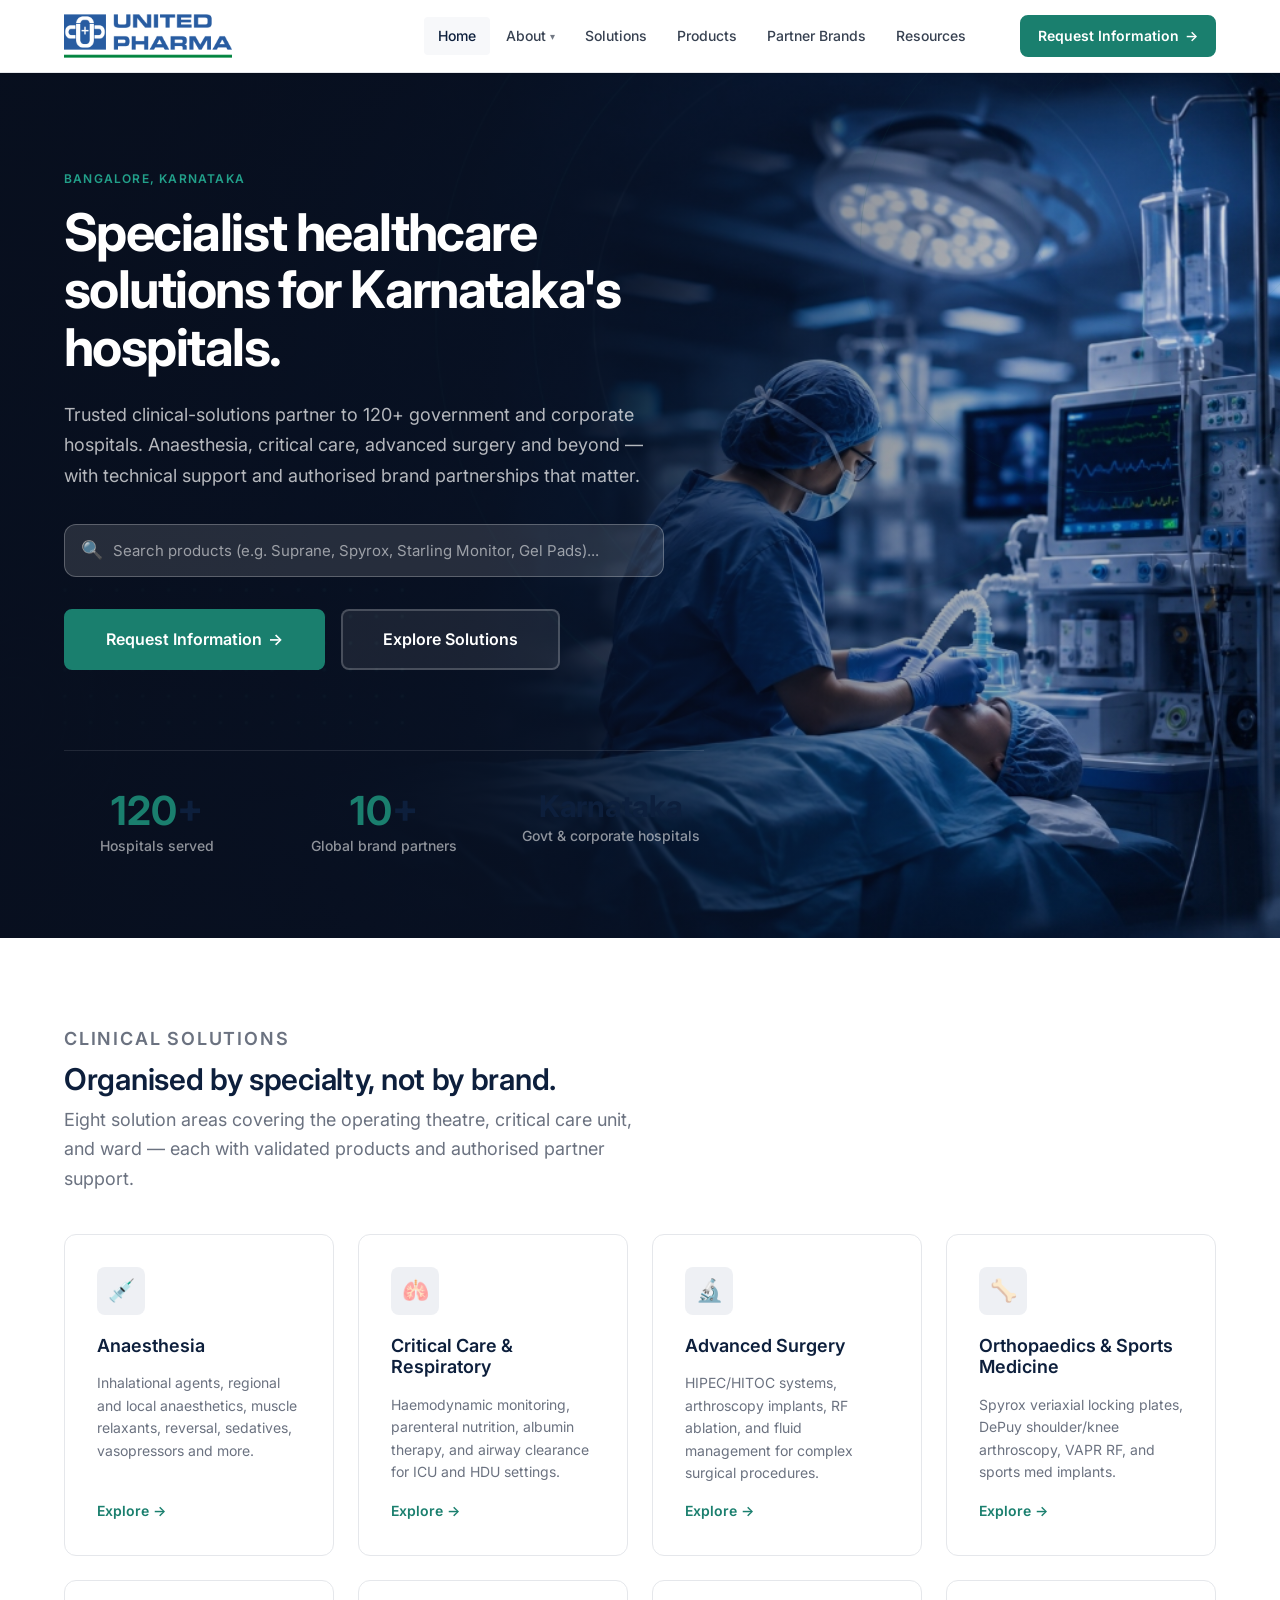
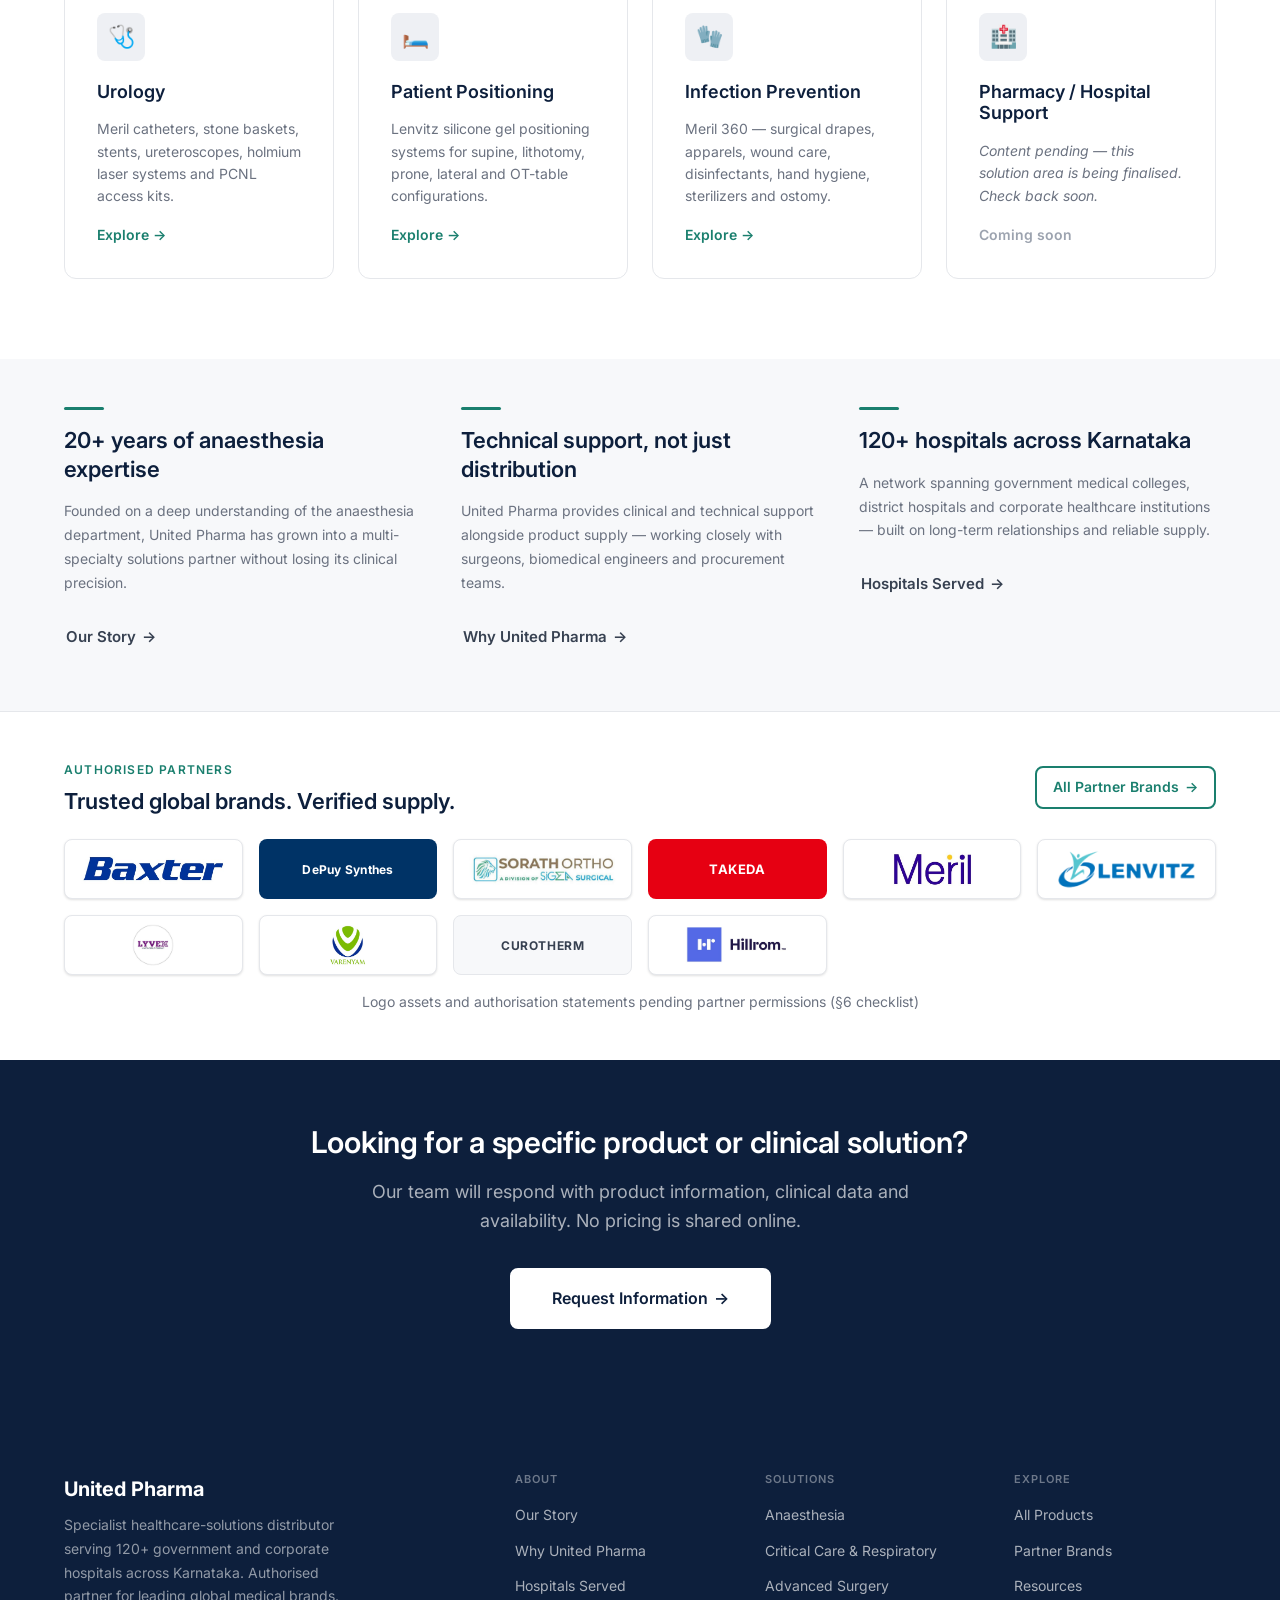
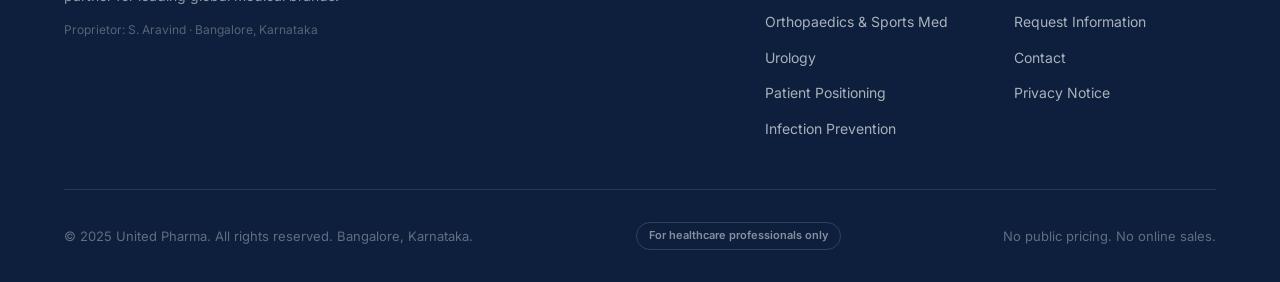
<file: index.html>
<!DOCTYPE html>
<html lang="en">
<head>
  <meta charset="UTF-8" />
  <meta name="viewport" content="width=device-width, initial-scale=1.0" />
  <title>United Pharma — Specialist Healthcare Solutions, Bangalore</title>
  <meta name="description" content="United Pharma is a specialist healthcare-solutions distributor serving 120+ government and corporate hospitals across Karnataka. Authorised partner for Baxter, DePuy/J&amp;J, Takeda, Meril, Lenvitz, and more." />
  <link rel="stylesheet" href="assets/css/style.css" />
</head>
<body>

<!-- ═══════════════════════════════════════════
     GLOBAL HEADER / NAV
═══════════════════════════════════════════ -->
<header class="site-header" id="site-header">
  <div class="container">
    <nav class="nav-inner" aria-label="Main navigation">
      <a href="index.html" class="nav-logo" aria-label="United Pharma home">
        <img src="assets/images/united-pharma-logo.png" alt="United Pharma - Healthcare Solutions" width="480" height="126">
      </a>

      <ul class="nav-links" role="list">
        <li class="nav-item">
          <a href="index.html" class="nav-link active">Home</a>
        </li>
        <li class="nav-item">
          <a href="about-our-story.html" class="nav-link" aria-haspopup="true">
            About <span class="chev">▾</span>
          </a>
          <div class="nav-drop" role="menu">
            <a href="about-our-story.html" role="menuitem">Our Story</a>
            <a href="about-why-united-pharma.html" role="menuitem">Why United Pharma</a>
            <a href="about-hospitals-served.html" role="menuitem">Hospitals Served</a>
          </div>
        </li>
        <li class="nav-item">
          <a href="index.html#solutions-overview" class="nav-link">Solutions</a>
        </li>
        <li class="nav-item">
          <a href="products.html" class="nav-link">Products</a>
        </li>
        <li class="nav-item">
          <a href="partner-brands.html" class="nav-link">Partner Brands</a>
        </li>
        <li class="nav-item">
          <a href="resources.html" class="nav-link">Resources</a>
        </li>
      </ul>

      <div class="nav-cta">
        <a href="request-information.html" class="btn btn-primary btn-sm" id="nav-request-cta">
          Request Information <span class="arr">→</span>
        </a>
      </div>
      <button class="nav-toggle" id="nav-toggle" aria-label="Open menu" aria-expanded="false">
        <span></span><span></span><span></span>
      </button>
    </nav>
  </div>
</header>

<!-- ═══════════════════════════════════════════
     HERO
═══════════════════════════════════════════ -->
<section id="hero" class="hero-backdrop-section">
  <!-- Subtle geometric accent -->
  <div style="position:absolute; top:-80px; right:-80px; width:500px; height:500px; border-radius:50%; border:1px solid rgba(26,127,110,0.12); pointer-events:none;"></div>
  <div style="position:absolute; top:-40px; right:-40px; width:300px; height:300px; border-radius:50%; border:1px solid rgba(26,127,110,0.08); pointer-events:none;"></div>

  <div class="container">
    <div style="max-width: 720px;" class="fade-in-up">
      <p class="section-label" style="color: var(--teal-light); margin-bottom: var(--s2);">Bangalore, Karnataka</p>
      <h1 class="display" style="color: var(--white); margin-bottom: var(--s3);">
        Specialist healthcare<br>solutions for Karnataka's hospitals.
      </h1>
      <p class="body-lg" style="color: rgba(255,255,255,0.70); margin-bottom: var(--s4); max-width: 580px;">
        Trusted clinical-solutions partner to 120+ government and corporate hospitals. Anaesthesia, critical care, advanced surgery and beyond — with technical support and authorised brand partnerships that matter.
      </p>

      <!-- LIVE SEARCH BAR -->
      <div class="hero-search-wrapper" style="margin-bottom: var(--s4); max-width: 600px;">
        <div class="hero-search-input-box">
          <span class="search-icon">🔍</span>
          <input type="text" id="hero-live-search" class="hero-search-input" 
                 placeholder="Search products (e.g. Suprane, Spyrox, Starling Monitor, Gel Pads)..." 
                 autocomplete="off" aria-label="Search product catalogue" />
          <button type="button" id="clear-search-btn" class="search-clear-btn" style="display:none;" aria-label="Clear search">×</button>
        </div>

        <!-- Autocomplete Results Dropdown -->
        <div id="search-results-panel" class="search-results-panel" style="display: none;">
          <div class="search-results-header">
            <span id="search-count-text">0 products found</span>
            <span style="opacity:0.6;">Press ESC to close</span>
          </div>
          <div id="search-results-list" class="search-results-list"></div>
          <div class="search-results-footer">
            <a href="products.html" id="view-all-results-link" style="color: var(--teal-light); font-weight:600; font-size:13px;">
              View complete catalogue in Products section →
            </a>
          </div>
        </div>
      </div>

      <div class="flex gap-2 wrap">
        <a href="request-information.html" class="btn btn-primary btn-lg" id="hero-cta-primary">
          Request Information <span class="arr">→</span>
        </a>
        <a href="products.html?solution=anaesthesia" class="btn btn-lg" id="hero-cta-secondary"
           style="background: rgba(255,255,255,0.08); color: var(--white); border-color: rgba(255,255,255,0.2);">
          Explore Solutions
        </a>
      </div>
    </div>

    <!-- Stats row -->
    <div class="grid-3" style="margin-top: var(--s10); max-width: 640px; border-top: 1px solid rgba(255,255,255,0.1); padding-top: var(--s5); gap: var(--s5);">
      <div class="stat-block">
        <div class="stat-num"><span class="accent">120</span>+</div>
        <div class="stat-lbl" style="color:rgba(255,255,255,0.55);">Hospitals served</div>
      </div>
      <div class="stat-block">
        <div class="stat-num"><span class="accent">10</span>+</div>
        <div class="stat-lbl" style="color:rgba(255,255,255,0.55);">Global brand partners</div>
      </div>
      <div class="stat-block">
        <div class="stat-num" style="font-size:clamp(20px,3vw,30px); letter-spacing:-.01em;">Karnataka</div>
        <div class="stat-lbl" style="color:rgba(255,255,255,0.55);">Govt &amp; corporate hospitals</div>
      </div>
    </div>
  </div>
</section>

<!-- ═══════════════════════════════════════════
     SOLUTIONS OVERVIEW
═══════════════════════════════════════════ -->
<section class="section" id="solutions-overview">
  <div class="container">
    <div class="section-header reveal">
      <p class="section-label">Clinical Solutions</p>
      <h2 class="h2 text-navy">Organised by specialty, not by brand.</h2>
      <p>Eight solution areas covering the operating theatre, critical care unit, and ward — each with validated products and authorised partner support.</p>
    </div>

    <div class="grid-4" style="gap: var(--s3);">
      <!-- Anaesthesia -->
      <div class="card card-solution reveal">
        <div class="sol-icon">💉</div>
        <h3>Anaesthesia</h3>
        <p>Inhalational agents, regional and local anaesthetics, muscle relaxants, reversal, sedatives, vasopressors and more.</p>
        <a href="products.html?solution=anaesthesia" class="cl" id="sol-anaesthesia-link">Explore <span>→</span></a>
      </div>

      <!-- Critical Care -->
      <div class="card card-solution reveal">
        <div class="sol-icon">🫁</div>
        <h3>Critical Care &amp; Respiratory</h3>
        <p>Haemodynamic monitoring, parenteral nutrition, albumin therapy, and airway clearance for ICU and HDU settings.</p>
        <a href="products.html?solution=critical-care" class="cl" id="sol-critical-care-link">Explore <span>→</span></a>
      </div>

      <!-- Advanced Surgery -->
      <div class="card card-solution reveal">
        <div class="sol-icon">🔬</div>
        <h3>Advanced Surgery</h3>
        <p>HIPEC/HITOC systems, arthroscopy implants, RF ablation, and fluid management for complex surgical procedures.</p>
        <a href="products.html?solution=advanced-surgery" class="cl" id="sol-adv-surgery-link">Explore <span>→</span></a>
      </div>

      <!-- Orthopaedics -->
      <div class="card card-solution reveal" style="position:relative;">
        <div class="sol-icon">🦴</div>
        <h3>Orthopaedics &amp; Sports Medicine</h3>
        <p>Spyrox veriaxial locking plates, DePuy shoulder/knee arthroscopy, VAPR RF, and sports med implants.</p>
        <a href="products.html?solution=orthopaedics" class="cl" id="sol-ortho-link">Explore <span>→</span></a>
      </div>

      <!-- Urology -->
      <div class="card card-solution reveal" style="position:relative;">
        <div class="sol-icon">🩺</div>
        <h3>Urology</h3>
        <p>Meril catheters, stone baskets, stents, ureteroscopes, holmium laser systems and PCNL access kits.</p>
        <a href="products.html?solution=urology" class="cl" id="sol-urology-link">Explore <span>→</span></a>
      </div>

      <!-- Patient Positioning -->
      <div class="card card-solution reveal">
        <div class="sol-icon">🛏️</div>
        <h3>Patient Positioning</h3>
        <p>Lenvitz silicone gel positioning systems for supine, lithotomy, prone, lateral and OT-table configurations.</p>
        <a href="products.html?solution=patient-positioning" class="cl" id="sol-positioning-link">Explore <span>→</span></a>
      </div>

      <!-- Infection Prevention -->
      <div class="card card-solution reveal">
        <div class="sol-icon">🧤</div>
        <h3>Infection Prevention</h3>
        <p>Meril 360 — surgical drapes, apparels, wound care, disinfectants, hand hygiene, sterilizers and ostomy.</p>
        <a href="products.html?solution=infection-prevention" class="cl" id="sol-infection-link">Explore <span>→</span></a>
      </div>

      <!-- Pharmacy / Hospital Support — pending -->
      <div class="card card-solution pending reveal" aria-hidden="true">
        <div class="sol-icon">🏥</div>
        <h3>Pharmacy / Hospital Support</h3>
        <p style="font-style:italic;">Content pending — this solution area is being finalised. Check back soon.</p>
        <span class="cl" style="color:var(--text-subtle); cursor:default;">Coming soon</span>
      </div>
    </div>
  </div>
</section>

<!-- ═══════════════════════════════════════════
     ABOUT STRIP
═══════════════════════════════════════════ -->
<section class="section-sm bg-surface" id="about-strip">
  <div class="container">
    <div class="grid-3" style="gap: var(--s5); align-items: start;">
      <div class="reveal">
        <div style="width:40px; height:3px; background:var(--teal); border-radius:2px; margin-bottom:var(--s2);"></div>
        <h3 class="h3 text-navy mb-2">20+ years of anaesthesia expertise</h3>
        <p class="sm text-muted" style="line-height:1.7;">Founded on a deep understanding of the anaesthesia department, United Pharma has grown into a multi-specialty solutions partner without losing its clinical precision.</p>
        <a href="about-our-story.html" class="btn btn-ghost" style="margin-top:var(--s2); padding-left:0;" id="about-story-link">Our Story <span class="arr">→</span></a>
      </div>
      <div class="reveal">
        <div style="width:40px; height:3px; background:var(--teal); border-radius:2px; margin-bottom:var(--s2);"></div>
        <h3 class="h3 text-navy mb-2">Technical support, not just distribution</h3>
        <p class="sm text-muted" style="line-height:1.7;">United Pharma provides clinical and technical support alongside product supply — working closely with surgeons, biomedical engineers and procurement teams.</p>
        <a href="about-why-united-pharma.html" class="btn btn-ghost" style="margin-top:var(--s2); padding-left:0;" id="about-why-link">Why United Pharma <span class="arr">→</span></a>
      </div>
      <div class="reveal">
        <div style="width:40px; height:3px; background:var(--teal); border-radius:2px; margin-bottom:var(--s2);"></div>
        <h3 class="h3 text-navy mb-2">120+ hospitals across Karnataka</h3>
        <p class="sm text-muted" style="line-height:1.7;">A network spanning government medical colleges, district hospitals and corporate healthcare institutions — built on long-term relationships and reliable supply.</p>
        <a href="about-hospitals-served.html" class="btn btn-ghost" style="margin-top:var(--s2); padding-left:0;" id="about-hospitals-link">Hospitals Served <span class="arr">→</span></a>
      </div>
    </div>
  </div>
</section>

<!-- ═══════════════════════════════════════════
     PARTNER BRANDS STRIP
═══════════════════════════════════════════ -->
<section class="section-sm" id="partner-brands-strip" style="border-top: 1px solid var(--border-light);">
  <div class="container">
    <div class="flex-between mb-3 reveal">
      <div>
        <p class="section-label">Authorised Partners</p>
        <h2 class="h3 text-navy">Trusted global brands. Verified supply.</h2>
      </div>
      <a href="partner-brands.html" class="btn btn-outline btn-sm" id="all-brands-link">All Partner Brands <span class="arr">→</span></a>
    </div>

    <div style="display: grid; grid-template-columns: repeat(auto-fit, minmax(160px, 1fr)); gap: var(--s2); align-items: center;" class="reveal" id="brand-logo-strip">
      <div style="height:60px; background:var(--white); border:1px solid var(--border-light); border-radius:var(--r-md); padding:8px 12px; display:flex; align-items:center; justify-content:center; box-shadow:var(--sh-sm);">
        <img src="assets/images/brands/baxter.png" alt="Baxter logo" style="max-height:100%; max-width:100%; object-fit:contain;" />
      </div>
      <div style="height:60px; background:#003366; border-radius:var(--r-md); display:flex; align-items:center; justify-content:center; color:#FFF; font-weight:700; font-size:12px; letter-spacing:.02em;">
        DePuy Synthes
      </div>
      <div style="height:60px; background:var(--white); border:1px solid var(--border-light); border-radius:var(--r-md); padding:8px 12px; display:flex; align-items:center; justify-content:center; box-shadow:var(--sh-sm);">
        <img src="assets/images/brands/sorath-ortho.png" alt="Sorath Ortho logo" style="max-height:100%; max-width:100%; object-fit:contain;" />
      </div>
      <div style="height:60px; background:#E60012; border-radius:var(--r-md); display:flex; align-items:center; justify-content:center; color:#FFF; font-weight:700; font-size:13px; letter-spacing:.05em;">
        TAKEDA
      </div>
      <div style="height:60px; background:var(--white); border:1px solid var(--border-light); border-radius:var(--r-md); padding:8px 12px; display:flex; align-items:center; justify-content:center; box-shadow:var(--sh-sm);">
        <img src="assets/images/brands/meril.png" alt="Meril logo" style="max-height:100%; max-width:100%; object-fit:contain;" />
      </div>
      <div style="height:60px; background:var(--white); border:1px solid var(--border-light); border-radius:var(--r-md); padding:8px 12px; display:flex; align-items:center; justify-content:center; box-shadow:var(--sh-sm);">
        <img src="assets/images/brands/lenvitz.png" alt="Lenvitz logo" style="max-height:100%; max-width:100%; object-fit:contain;" />
      </div>
      <div style="height:60px; background:var(--white); border:1px solid var(--border-light); border-radius:var(--r-md); padding:8px 12px; display:flex; align-items:center; justify-content:center; box-shadow:var(--sh-sm);">
        <img src="assets/images/brands/lyvex.png" alt="Lyvex logo" style="max-height:100%; max-width:100%; object-fit:contain;" />
      </div>
      <div style="height:60px; background:var(--white); border:1px solid var(--border-light); border-radius:var(--r-md); padding:8px 12px; display:flex; align-items:center; justify-content:center; box-shadow:var(--sh-sm);">
        <img src="assets/images/brands/varenyam.png" alt="Varenyam logo" style="max-height:100%; max-width:100%; object-fit:contain;" />
      </div>
      <div style="height:60px; background:var(--surface); border:1px solid var(--border-light); border-radius:var(--r-md); display:flex; align-items:center; justify-content:center; color:var(--text-2); font-weight:700; font-size:12px; letter-spacing:.05em;">
        CUROTHERM
      </div>
      <div style="height:60px; background:var(--white); border:1px solid var(--border-light); border-radius:var(--r-md); padding:8px 12px; display:flex; align-items:center; justify-content:center; box-shadow:var(--sh-sm);">
        <img src="assets/images/brands/hillrom.png" alt="Hillrom logo" style="max-height:100%; max-width:100%; object-fit:contain;" />
      </div>
    </div>
    <p class="sm text-muted" style="margin-top: var(--s2); text-align:center;">Logo assets and authorisation statements pending partner permissions (§6 checklist)</p>
  </div>
</section>

<!-- ═══════════════════════════════════════════
     CTA BAND
═══════════════════════════════════════════ -->
<section class="cta-band" id="homepage-cta">
  <div class="container reveal">
    <h2 class="h2">Looking for a specific product or clinical solution?</h2>
    <p>Our team will respond with product information, clinical data and availability. No pricing is shared online.</p>
    <a href="request-information.html" class="btn btn-white btn-lg" id="homepage-cta-btn">
      Request Information <span class="arr">→</span>
    </a>
  </div>
</section>

<!-- ═══════════════════════════════════════════
     FOOTER
═══════════════════════════════════════════ -->
<footer class="site-footer" aria-label="Site footer">
  <div class="container">
    <div class="footer-grid">
      <div class="footer-brand">
        <div class="fn">United Pharma</div>
        <p>Specialist healthcare-solutions distributor serving 120+ government and corporate hospitals across Karnataka. Authorised partner for leading global medical brands.</p>
        <p style="margin-top:12px; font-size:12px; color:rgba(255,255,255,0.3);">Proprietor: S. Aravind · Bangalore, Karnataka</p>
      </div>
      <div class="footer-col">
        <h4>About</h4>
        <ul>
          <li><a href="about-our-story.html">Our Story</a></li>
          <li><a href="about-why-united-pharma.html">Why United Pharma</a></li>
          <li><a href="about-hospitals-served.html">Hospitals Served</a></li>
        </ul>
      </div>
      <div class="footer-col">
        <h4>Solutions</h4>
        <ul>
          <li><a href="products.html?solution=anaesthesia">Anaesthesia</a></li>
          <li><a href="#">Critical Care &amp; Respiratory</a></li>
          <li><a href="#">Advanced Surgery</a></li>
          <li><a href="#">Orthopaedics &amp; Sports Med</a></li>
          <li><a href="#">Urology</a></li>
          <li><a href="#">Patient Positioning</a></li>
          <li><a href="#">Infection Prevention</a></li>
        </ul>
      </div>
      <div class="footer-col">
        <h4>Explore</h4>
        <ul>
          <li><a href="products.html">All Products</a></li>
          <li><a href="partner-brands.html">Partner Brands</a></li>
          <li><a href="resources.html">Resources</a></li>
          <li><a href="request-information.html">Request Information</a></li>
          <li><a href="contact.html">Contact</a></li>
          <li><a href="#">Privacy Notice</a></li>
        </ul>
      </div>
    </div>
    <div class="footer-bottom">
      <p>© 2025 United Pharma. All rights reserved. Bangalore, Karnataka.</p>
      <span class="hcp-badge">For healthcare professionals only</span>
      <p>No public pricing. No online sales.</p>
    </div>
  </div>
</footer>

<!-- PRODUCT DATA & INTERACTION SCRIPTS -->
<script src="assets/data/products-catalogue.js"></script>
<script src="assets/data/meril-catalogue.js"></script>
<script src="assets/js/main.js"></script>
</body>
</html>
</file>
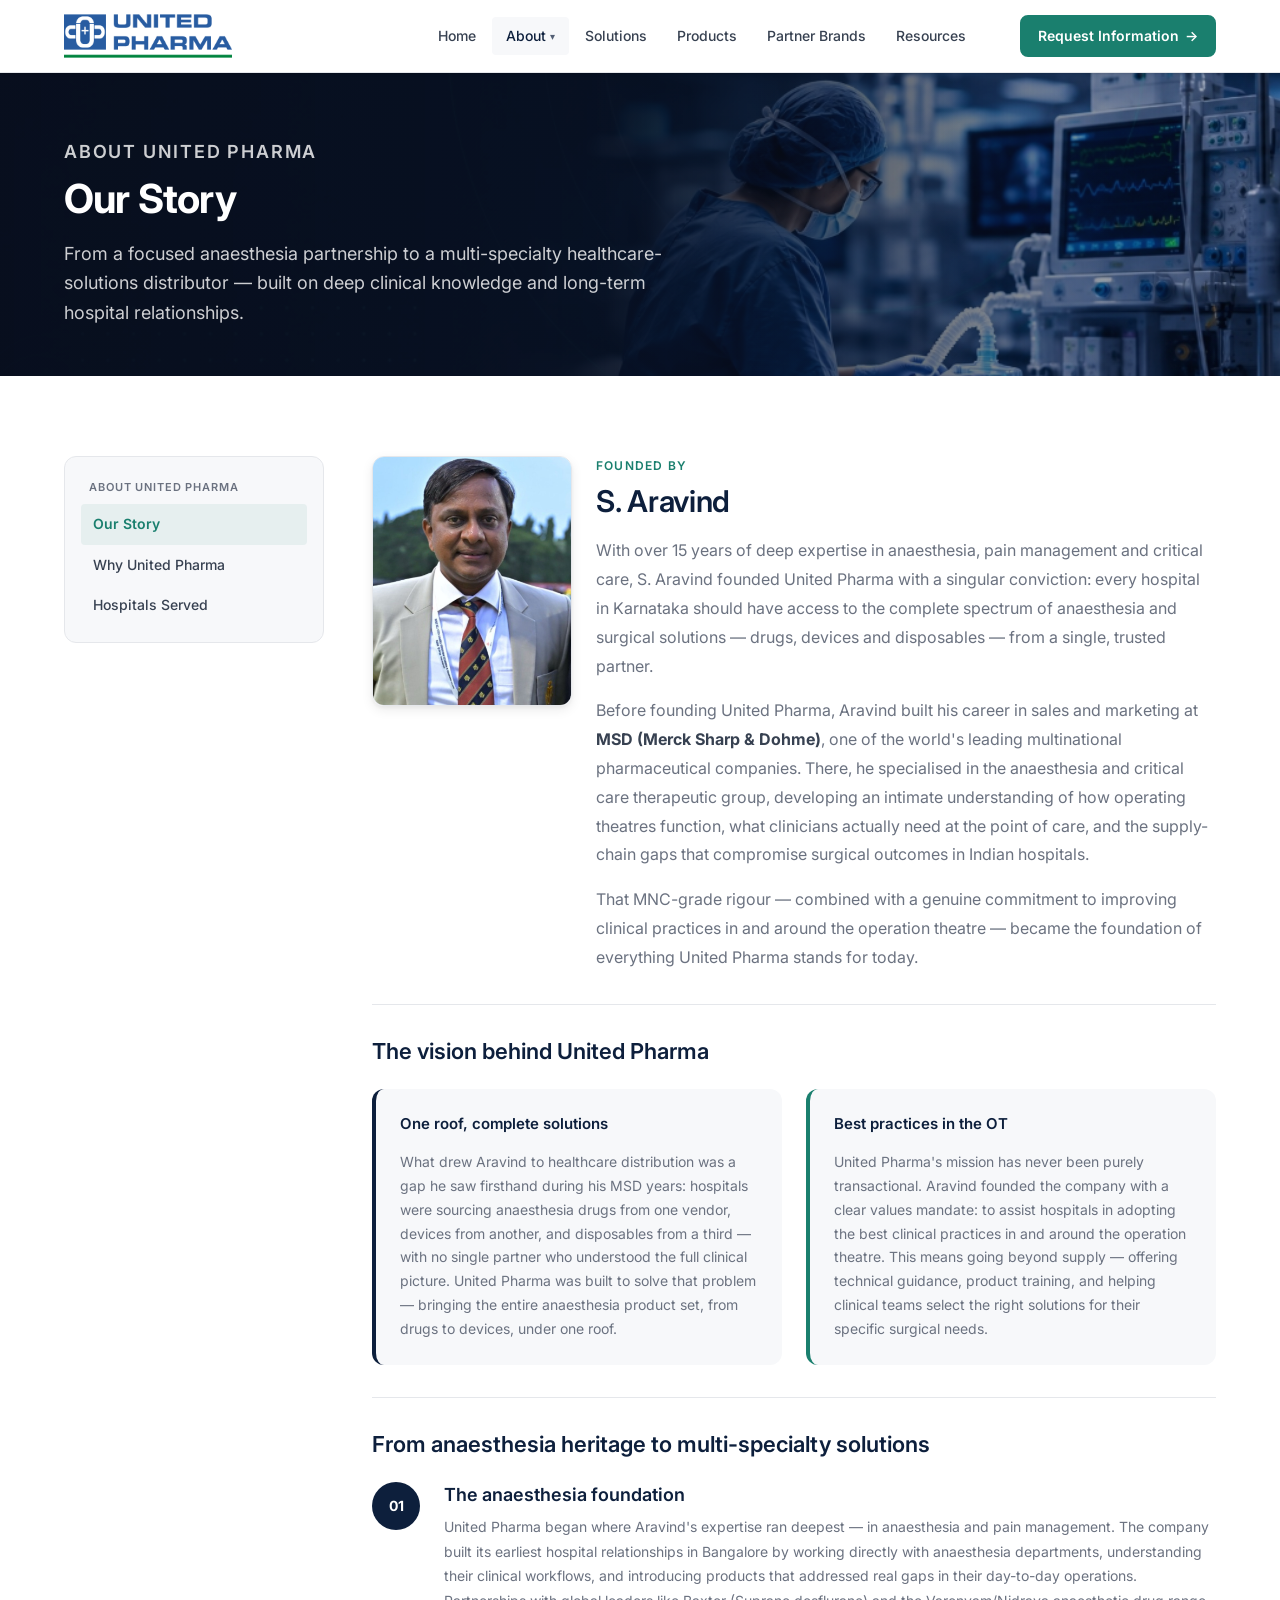
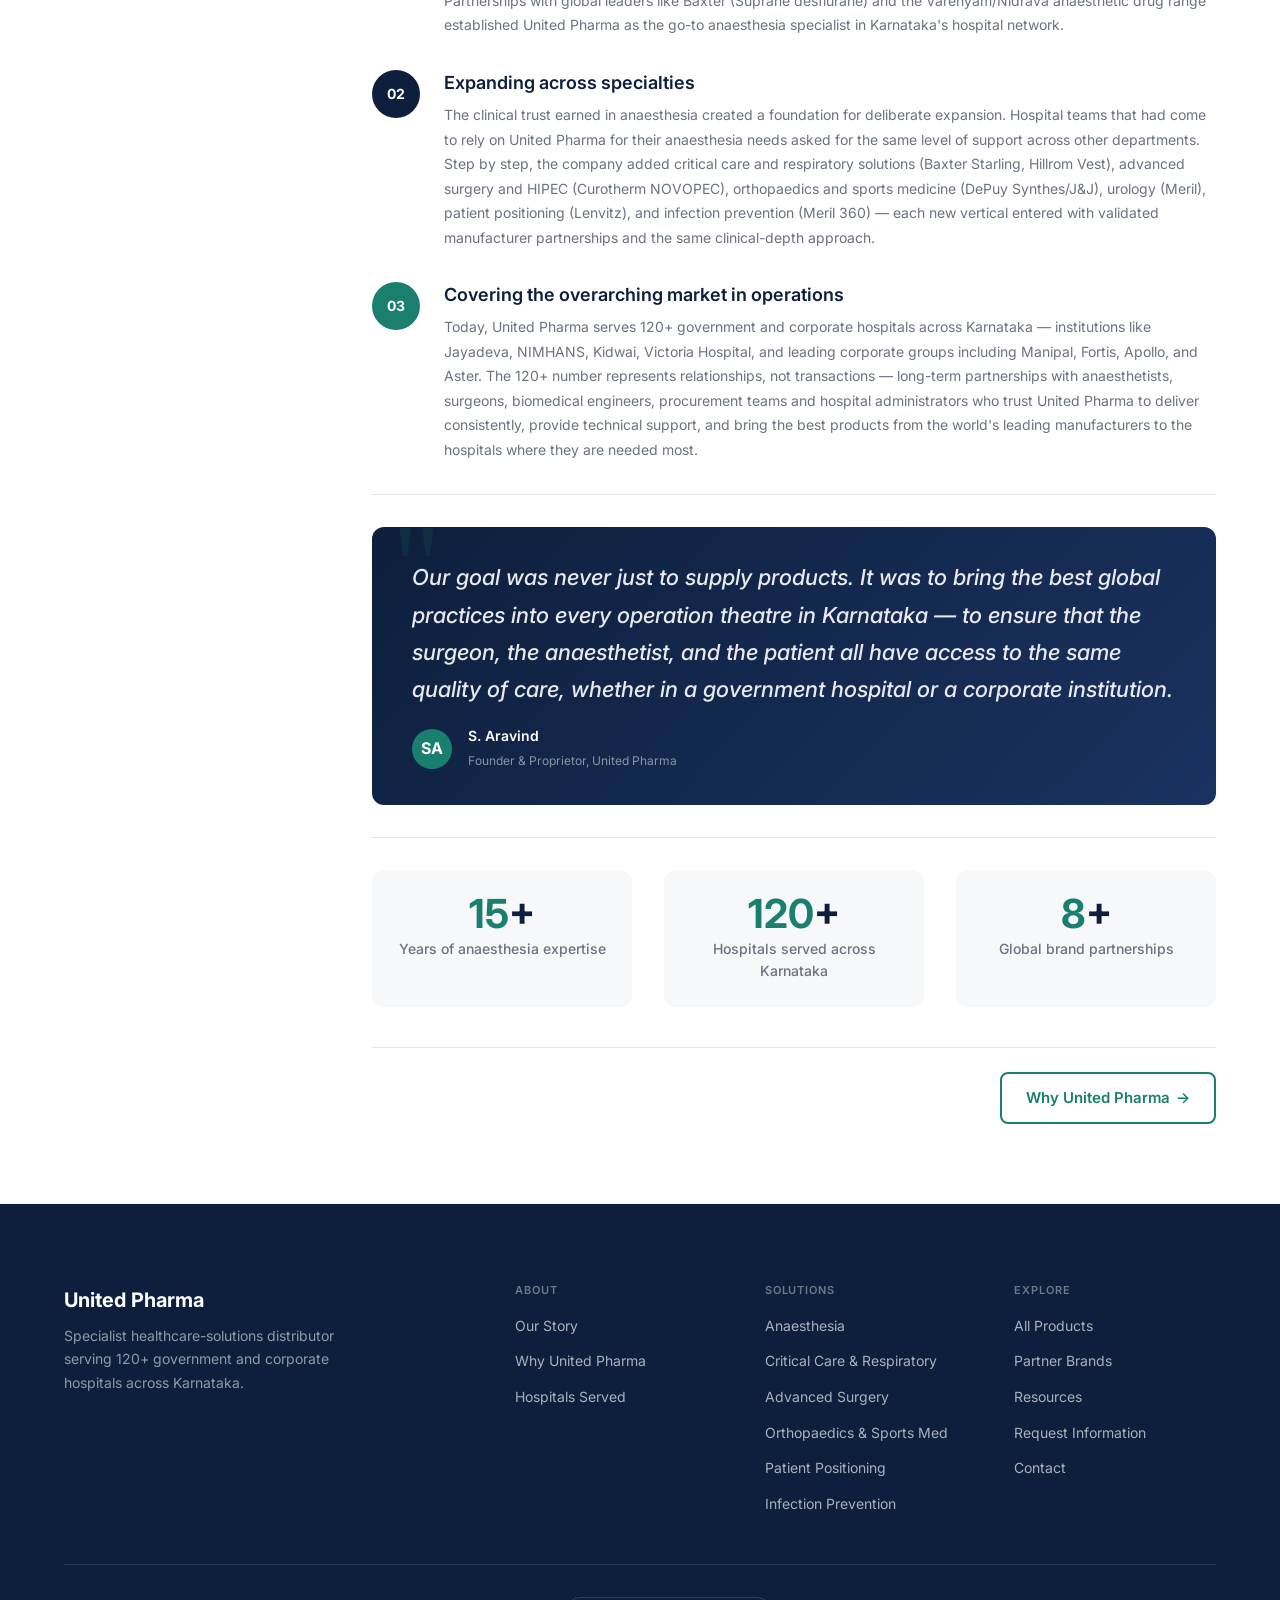
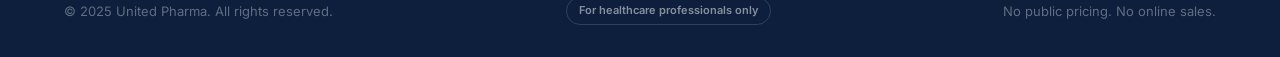
<file: about-our-story.html>
<!DOCTYPE html>
<html lang="en">
<head>
  <meta charset="UTF-8" />
  <meta name="viewport" content="width=device-width, initial-scale=1.0" />
  <title>Our Story — United Pharma</title>
  <meta name="description" content="The story of United Pharma — from anaesthesia specialisation to a multi-specialty healthcare-solutions partnership serving 120+ Karnataka hospitals." />
  <link rel="stylesheet" href="assets/css/style.css" />
</head>
<body>

<!-- NAV -->
<header class="site-header" id="site-header">
  <div class="container">
    <nav class="nav-inner" aria-label="Main navigation">
      <a href="index.html" class="nav-logo" aria-label="United Pharma home">
        <img src="assets/images/united-pharma-logo.png" alt="United Pharma - Healthcare Solutions" width="480" height="126">
      </a>
      <ul class="nav-links" role="list">
        <li class="nav-item"><a href="index.html" class="nav-link">Home</a></li>
        <li class="nav-item"><a href="about-our-story.html" class="nav-link active">About <span class="chev">▾</span></a><div class="nav-drop"><a href="about-our-story.html">Our Story</a><a href="about-why-united-pharma.html">Why United Pharma</a><a href="about-hospitals-served.html">Hospitals Served</a></div></li>
        <li class="nav-item"><a href="index.html#solutions-overview" class="nav-link">Solutions</a></li>
        <li class="nav-item"><a href="products.html" class="nav-link">Products</a></li>
        <li class="nav-item"><a href="partner-brands.html" class="nav-link">Partner Brands</a></li>
        <li class="nav-item"><a href="resources.html" class="nav-link">Resources</a></li>
      </ul>
      <div class="nav-cta"><a href="request-information.html" class="btn btn-primary btn-sm" id="nav-request-cta">Request Information <span class="arr">→</span></a></div>
      <button class="nav-toggle" id="nav-toggle" aria-label="Open menu" aria-expanded="false"><span></span><span></span><span></span></button>
    </nav>
  </div>
</header>

<!-- PAGE HERO -->
<section class="page-hero" id="our-story-hero">
  <div class="container">
    <p class="page-hero-eyebrow">About United Pharma</p>
    <h1 class="h1">Our Story</h1>
    <p>From a focused anaesthesia partnership to a multi-specialty healthcare-solutions distributor — built on deep clinical knowledge and long-term hospital relationships.</p>
  </div>
</section>

<!-- CONTENT -->
<section class="section" id="our-story-content">
  <div class="container">
    <div class="sidebar-layout">

      <!-- ABOUT SUB-NAV -->
      <aside>
        <nav class="sub-nav" aria-label="About section navigation">
          <div class="sub-nav-title">About United Pharma</div>
          <a href="about-our-story.html" class="active" id="subnav-story">Our Story</a>
          <a href="about-why-united-pharma.html" id="subnav-why">Why United Pharma</a>
          <a href="about-hospitals-served.html" id="subnav-hospitals">Hospitals Served</a>
        </nav>
      </aside>

      <!-- MAIN CONTENT -->
      <div>
        <!-- Founder / origin block -->
        <div class="reveal mb-4">
          <div class="flex gap-3 items-start" style="flex-wrap:wrap;">
            <img src="assets/images/founder-aravind.jpg" alt="S. Aravind - Founder & Proprietor, United Pharma" style="width:200px; height:250px; object-fit:cover; object-position:top center; border-radius:var(--r-lg); flex-shrink:0; box-shadow:var(--sh-md); border:1px solid var(--border-light);" />
            <div style="flex:1; min-width:240px;">
              <p class="section-label mb-1">Founded by</p>
              <h2 class="h2 text-navy mb-2">S. Aravind</h2>
              <p class="body text-muted" style="line-height:1.8;">With over 15 years of deep expertise in anaesthesia, pain management and critical care, S. Aravind founded United Pharma with a singular conviction: every hospital in Karnataka should have access to the complete spectrum of anaesthesia and surgical solutions — drugs, devices and disposables — from a single, trusted partner.</p>
              <p class="body text-muted mt-2" style="line-height:1.8;">Before founding United Pharma, Aravind built his career in sales and marketing at <strong style="color:var(--text-2);">MSD (Merck Sharp & Dohme)</strong>, one of the world's leading multinational pharmaceutical companies. There, he specialised in the anaesthesia and critical care therapeutic group, developing an intimate understanding of how operating theatres function, what clinicians actually need at the point of care, and the supply-chain gaps that compromise surgical outcomes in Indian hospitals.</p>
              <p class="body text-muted mt-2" style="line-height:1.8;">That MNC-grade rigour — combined with a genuine commitment to improving clinical practices in and around the operation theatre — became the foundation of everything United Pharma stands for today.</p>
            </div>
          </div>
        </div>

        <hr class="divider" />

        <!-- Vision & values block -->
        <div class="reveal mb-4">
          <h2 class="h3 text-navy mb-3">The vision behind United Pharma</h2>
          <div style="display:grid; grid-template-columns:1fr 1fr; gap:var(--s3);" id="vision-grid">
            <div style="padding:var(--s3); background:var(--surface); border-radius:var(--r-lg); border-left:4px solid var(--navy);">
              <h3 class="h4 text-navy mb-2" style="font-size:15px;">One roof, complete solutions</h3>
              <p class="sm text-muted" style="line-height:1.7;">What drew Aravind to healthcare distribution was a gap he saw firsthand during his MSD years: hospitals were sourcing anaesthesia drugs from one vendor, devices from another, and disposables from a third — with no single partner who understood the full clinical picture. United Pharma was built to solve that problem — bringing the entire anaesthesia product set, from drugs to devices, under one roof.</p>
            </div>
            <div style="padding:var(--s3); background:var(--surface); border-radius:var(--r-lg); border-left:4px solid var(--teal);">
              <h3 class="h4 text-navy mb-2" style="font-size:15px;">Best practices in the OT</h3>
              <p class="sm text-muted" style="line-height:1.7;">United Pharma's mission has never been purely transactional. Aravind founded the company with a clear values mandate: to assist hospitals in adopting the best clinical practices in and around the operation theatre. This means going beyond supply — offering technical guidance, product training, and helping clinical teams select the right solutions for their specific surgical needs.</p>
            </div>
          </div>
        </div>

        <hr class="divider" />

        <!-- Narrative timeline -->
        <div class="reveal mb-4">
          <h2 class="h3 text-navy mb-3">From anaesthesia heritage to multi-specialty solutions</h2>
          <div style="display:flex; flex-direction:column; gap:var(--s4);">

            <div style="display:flex; gap:var(--s3);">
              <div style="flex-shrink:0; width:48px; height:48px; background:var(--navy); border-radius:50%; display:flex; align-items:center; justify-content:center; color:var(--white); font-weight:700; font-size:14px;">01</div>
              <div>
                <h3 class="h4 text-navy mb-1">The anaesthesia foundation</h3>
                <p class="sm text-muted" style="line-height:1.75;">United Pharma began where Aravind's expertise ran deepest — in anaesthesia and pain management. The company built its earliest hospital relationships in Bangalore by working directly with anaesthesia departments, understanding their clinical workflows, and introducing products that addressed real gaps in their day-to-day operations. Partnerships with global leaders like Baxter (Suprane desflurane) and the Varenyam/Nidrava anaesthetic drug range established United Pharma as the go-to anaesthesia specialist in Karnataka's hospital network.</p>
              </div>
            </div>

            <div style="display:flex; gap:var(--s3);">
              <div style="flex-shrink:0; width:48px; height:48px; background:var(--navy); border-radius:50%; display:flex; align-items:center; justify-content:center; color:var(--white); font-weight:700; font-size:14px;">02</div>
              <div>
                <h3 class="h4 text-navy mb-1">Expanding across specialties</h3>
                <p class="sm text-muted" style="line-height:1.75;">The clinical trust earned in anaesthesia created a foundation for deliberate expansion. Hospital teams that had come to rely on United Pharma for their anaesthesia needs asked for the same level of support across other departments. Step by step, the company added critical care and respiratory solutions (Baxter Starling, Hillrom Vest), advanced surgery and HIPEC (Curotherm NOVOPEC), orthopaedics and sports medicine (DePuy Synthes/J&J), urology (Meril), patient positioning (Lenvitz), and infection prevention (Meril 360) — each new vertical entered with validated manufacturer partnerships and the same clinical-depth approach.</p>
              </div>
            </div>

            <div style="display:flex; gap:var(--s3);">
              <div style="flex-shrink:0; width:48px; height:48px; background:var(--teal); border-radius:50%; display:flex; align-items:center; justify-content:center; color:var(--white); font-weight:700; font-size:14px;">03</div>
              <div>
                <h3 class="h4 text-navy mb-1">Covering the overarching market in operations</h3>
                <p class="sm text-muted" style="line-height:1.75;">Today, United Pharma serves 120+ government and corporate hospitals across Karnataka — institutions like Jayadeva, NIMHANS, Kidwai, Victoria Hospital, and leading corporate groups including Manipal, Fortis, Apollo, and Aster. The 120+ number represents relationships, not transactions — long-term partnerships with anaesthetists, surgeons, biomedical engineers, procurement teams and hospital administrators who trust United Pharma to deliver consistently, provide technical support, and bring the best products from the world's leading manufacturers to the hospitals where they are needed most.</p>
              </div>
            </div>

          </div>
        </div>

        <hr class="divider" />

        <!-- Founder's philosophy quote -->
        <div class="reveal mb-4" style="padding:var(--s4) var(--s5); background: linear-gradient(135deg, #0D1F3C 0%, #1A3260 100%); border-radius:var(--r-lg); position:relative; overflow:hidden;">
          <div style="position:absolute; top:-20px; left:20px; font-size:120px; color:rgba(26,127,110,.15); font-family:Georgia,serif; line-height:1;">"</div>
          <blockquote style="position:relative; z-index:1; margin:0; padding:0;">
            <p style="font-size:clamp(18px, 2.5vw, 22px); font-weight:500; color:rgba(255,255,255,.9); line-height:1.7; font-style:italic; margin-bottom:var(--s2);">Our goal was never just to supply products. It was to bring the best global practices into every operation theatre in Karnataka — to ensure that the surgeon, the anaesthetist, and the patient all have access to the same quality of care, whether in a government hospital or a corporate institution.</p>
            <footer style="display:flex; align-items:center; gap:var(--s2);">
              <div style="width:40px; height:40px; background:var(--teal); border-radius:50%; display:flex; align-items:center; justify-content:center; color:#fff; font-weight:700; font-size:16px;">SA</div>
              <div>
                <cite style="font-style:normal; font-size:14px; font-weight:600; color:var(--white); display:block;">S. Aravind</cite>
                <span style="font-size:12px; color:rgba(255,255,255,.5);">Founder & Proprietor, United Pharma</span>
              </div>
            </footer>
          </blockquote>
        </div>

        <hr class="divider" />

        <!-- Key stats -->
        <div class="grid-3 reveal" style="gap:var(--s4);">
          <div class="stat-block" style="padding:var(--s3); background:var(--surface); border-radius:var(--r-lg);">
            <div class="stat-num"><span class="accent">15</span>+</div>
            <div class="stat-lbl">Years of anaesthesia expertise</div>
          </div>
          <div class="stat-block" style="padding:var(--s3); background:var(--surface); border-radius:var(--r-lg);">
            <div class="stat-num"><span class="accent">120</span>+</div>
            <div class="stat-lbl">Hospitals served across Karnataka</div>
          </div>
          <div class="stat-block" style="padding:var(--s3); background:var(--surface); border-radius:var(--r-lg);">
            <div class="stat-num"><span class="accent">8</span>+</div>
            <div class="stat-lbl">Global brand partnerships</div>
          </div>
        </div>

        <!-- Next page navigation -->
        <div class="flex-between" style="margin-top:var(--s5); padding-top:var(--s3); border-top:1px solid var(--border-light);">
          <span></span>
          <a href="about-why-united-pharma.html" class="btn btn-outline" id="next-about-btn">Why United Pharma <span class="arr">→</span></a>
        </div>
      </div>
    </div>
  </div>
</section>

<!-- FOOTER -->
<footer class="site-footer" aria-label="Site footer">
  <div class="container">
    <div class="footer-grid">
      <div class="footer-brand"><div class="fn">United Pharma</div><p>Specialist healthcare-solutions distributor serving 120+ government and corporate hospitals across Karnataka.</p></div>
      <div class="footer-col"><h4>About</h4><ul><li><a href="about-our-story.html">Our Story</a></li><li><a href="about-why-united-pharma.html">Why United Pharma</a></li><li><a href="about-hospitals-served.html">Hospitals Served</a></li></ul></div>
      <div class="footer-col"><h4>Solutions</h4><ul><li><a href="products.html?solution=anaesthesia">Anaesthesia</a></li><li><a href="#">Critical Care &amp; Respiratory</a></li><li><a href="#">Advanced Surgery</a></li><li><a href="#">Orthopaedics &amp; Sports Med</a></li><li><a href="#">Patient Positioning</a></li><li><a href="#">Infection Prevention</a></li></ul></div>
      <div class="footer-col"><h4>Explore</h4><ul><li><a href="products.html">All Products</a></li><li><a href="partner-brands.html">Partner Brands</a></li><li><a href="resources.html">Resources</a></li><li><a href="request-information.html">Request Information</a></li><li><a href="contact.html">Contact</a></li></ul></div>
    </div>
    <div class="footer-bottom"><p>© 2025 United Pharma. All rights reserved.</p><span class="hcp-badge">For healthcare professionals only</span><p>No public pricing. No online sales.</p></div>
  </div>
</footer>

<script src="assets/js/main.js"></script>
</body>
</html>
</file>
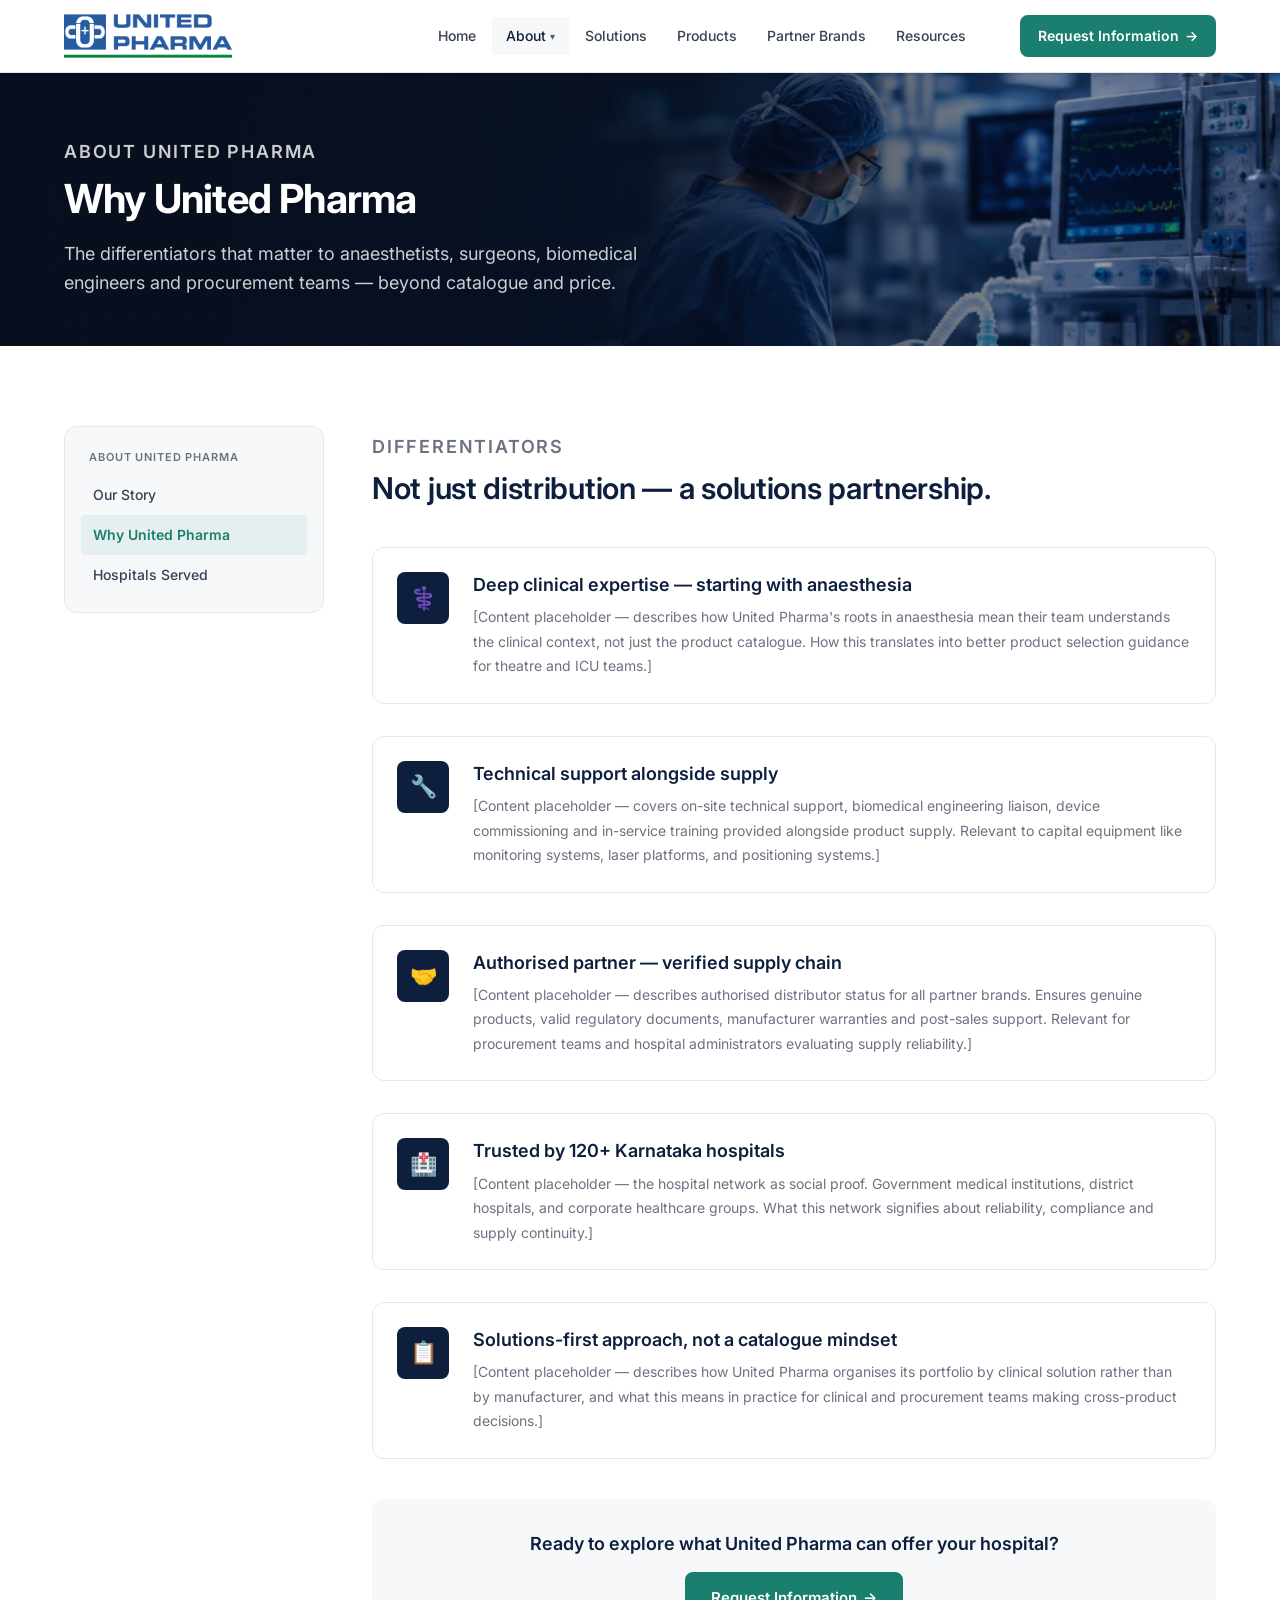
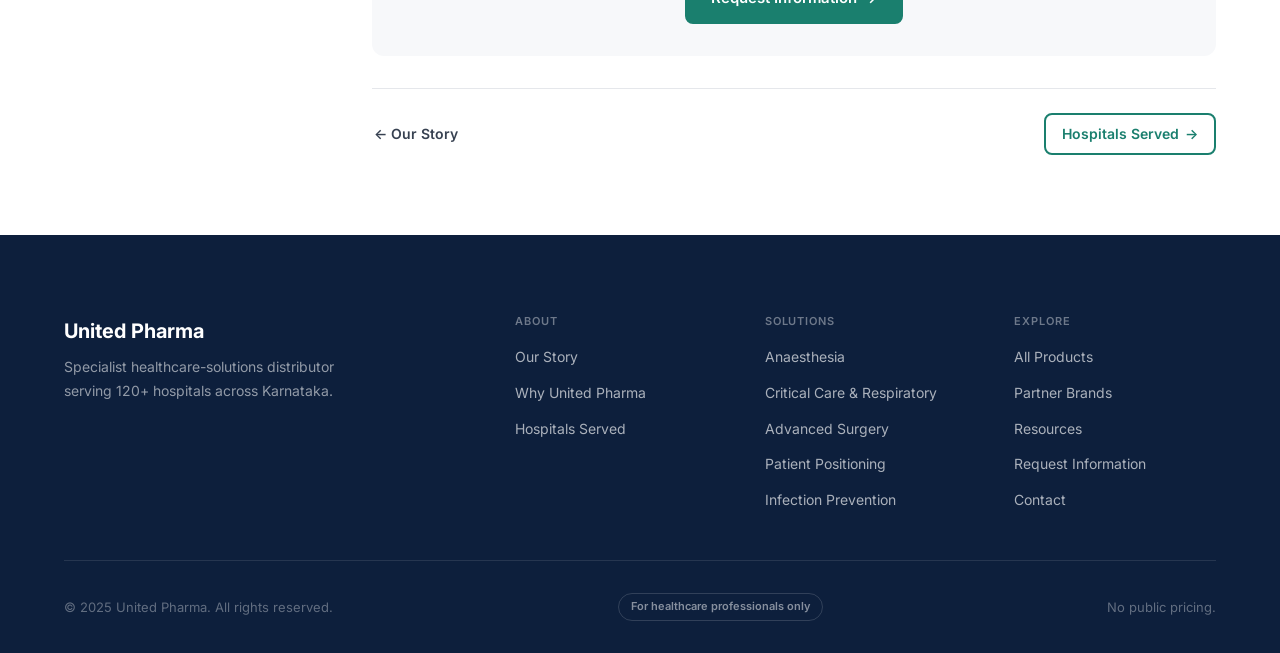
<file: about-why-united-pharma.html>
<!DOCTYPE html>
<html lang="en">
<head>
  <meta charset="UTF-8" />
  <meta name="viewport" content="width=device-width, initial-scale=1.0" />
  <title>Why United Pharma — United Pharma</title>
  <meta name="description" content="Why choose United Pharma — clinical expertise, technical support, authorised partnerships and 120+ hospital relationships across Karnataka." />
  <link rel="stylesheet" href="assets/css/style.css" />
</head>
<body>

<!-- NAV -->
<header class="site-header" id="site-header">
  <div class="container">
    <nav class="nav-inner" aria-label="Main navigation">
      <a href="index.html" class="nav-logo" aria-label="United Pharma home">
        <img src="assets/images/united-pharma-logo.png" alt="United Pharma - Healthcare Solutions" width="480" height="126">
      </a>
      <ul class="nav-links" role="list">
        <li class="nav-item"><a href="index.html" class="nav-link">Home</a></li>
        <li class="nav-item"><a href="about-our-story.html" class="nav-link active">About <span class="chev">▾</span></a><div class="nav-drop"><a href="about-our-story.html">Our Story</a><a href="about-why-united-pharma.html">Why United Pharma</a><a href="about-hospitals-served.html">Hospitals Served</a></div></li>
        <li class="nav-item"><a href="index.html#solutions-overview" class="nav-link">Solutions</a></li>
        <li class="nav-item"><a href="products.html" class="nav-link">Products</a></li>
        <li class="nav-item"><a href="partner-brands.html" class="nav-link">Partner Brands</a></li>
        <li class="nav-item"><a href="resources.html" class="nav-link">Resources</a></li>
      </ul>
      <div class="nav-cta"><a href="request-information.html" class="btn btn-primary btn-sm" id="nav-request-cta">Request Information <span class="arr">→</span></a></div>
      <button class="nav-toggle" id="nav-toggle" aria-label="Open menu" aria-expanded="false"><span></span><span></span><span></span></button>
    </nav>
  </div>
</header>

<section class="page-hero" id="why-hero">
  <div class="container">
    <p class="page-hero-eyebrow">About United Pharma</p>
    <h1 class="h1">Why United Pharma</h1>
    <p>The differentiators that matter to anaesthetists, surgeons, biomedical engineers and procurement teams — beyond catalogue and price.</p>
  </div>
</section>

<section class="section" id="why-content">
  <div class="container">
    <div class="sidebar-layout">
      <aside>
        <nav class="sub-nav" aria-label="About section navigation">
          <div class="sub-nav-title">About United Pharma</div>
          <a href="about-our-story.html" id="subnav-story">Our Story</a>
          <a href="about-why-united-pharma.html" class="active" id="subnav-why">Why United Pharma</a>
          <a href="about-hospitals-served.html" id="subnav-hospitals">Hospitals Served</a>
        </nav>
      </aside>

      <div>
        <div class="section-header reveal">
          <p class="section-label">Differentiators</p>
          <h2 class="h2 text-navy">Not just distribution — a solutions partnership.</h2>
        </div>

        <!-- Differentiator cards -->
        <div style="display:flex; flex-direction:column; gap:var(--s4);" class="reveal">

          <div class="card" style="display:flex; gap:var(--s3); align-items:flex-start; flex-wrap:wrap;">
            <div style="width:52px; height:52px; background:var(--navy); border-radius:var(--r-md); display:flex; align-items:center; justify-content:center; font-size:22px; flex-shrink:0;">⚕️</div>
            <div style="flex:1; min-width:200px;">
              <h3 class="h4 text-navy mb-1">Deep clinical expertise — starting with anaesthesia</h3>
              <p class="sm text-muted" style="line-height:1.75;">[Content placeholder — describes how United Pharma's roots in anaesthesia mean their team understands the clinical context, not just the product catalogue. How this translates into better product selection guidance for theatre and ICU teams.]</p>
            </div>
          </div>

          <div class="card" style="display:flex; gap:var(--s3); align-items:flex-start; flex-wrap:wrap;">
            <div style="width:52px; height:52px; background:var(--navy); border-radius:var(--r-md); display:flex; align-items:center; justify-content:center; font-size:22px; flex-shrink:0;">🔧</div>
            <div style="flex:1; min-width:200px;">
              <h3 class="h4 text-navy mb-1">Technical support alongside supply</h3>
              <p class="sm text-muted" style="line-height:1.75;">[Content placeholder — covers on-site technical support, biomedical engineering liaison, device commissioning and in-service training provided alongside product supply. Relevant to capital equipment like monitoring systems, laser platforms, and positioning systems.]</p>
            </div>
          </div>

          <div class="card" style="display:flex; gap:var(--s3); align-items:flex-start; flex-wrap:wrap;">
            <div style="width:52px; height:52px; background:var(--navy); border-radius:var(--r-md); display:flex; align-items:center; justify-content:center; font-size:22px; flex-shrink:0;">🤝</div>
            <div style="flex:1; min-width:200px;">
              <h3 class="h4 text-navy mb-1">Authorised partner — verified supply chain</h3>
              <p class="sm text-muted" style="line-height:1.75;">[Content placeholder — describes authorised distributor status for all partner brands. Ensures genuine products, valid regulatory documents, manufacturer warranties and post-sales support. Relevant for procurement teams and hospital administrators evaluating supply reliability.]</p>
            </div>
          </div>

          <div class="card" style="display:flex; gap:var(--s3); align-items:flex-start; flex-wrap:wrap;">
            <div style="width:52px; height:52px; background:var(--navy); border-radius:var(--r-md); display:flex; align-items:center; justify-content:center; font-size:22px; flex-shrink:0;">🏥</div>
            <div style="flex:1; min-width:200px;">
              <h3 class="h4 text-navy mb-1">Trusted by 120+ Karnataka hospitals</h3>
              <p class="sm text-muted" style="line-height:1.75;">[Content placeholder — the hospital network as social proof. Government medical institutions, district hospitals, and corporate healthcare groups. What this network signifies about reliability, compliance and supply continuity.]</p>
            </div>
          </div>

          <div class="card" style="display:flex; gap:var(--s3); align-items:flex-start; flex-wrap:wrap;">
            <div style="width:52px; height:52px; background:var(--navy); border-radius:var(--r-md); display:flex; align-items:center; justify-content:center; font-size:22px; flex-shrink:0;">📋</div>
            <div style="flex:1; min-width:200px;">
              <h3 class="h4 text-navy mb-1">Solutions-first approach, not a catalogue mindset</h3>
              <p class="sm text-muted" style="line-height:1.75;">[Content placeholder — describes how United Pharma organises its portfolio by clinical solution rather than by manufacturer, and what this means in practice for clinical and procurement teams making cross-product decisions.]</p>
            </div>
          </div>

        </div>

        <!-- CTA -->
        <div style="margin-top:var(--s5); padding:var(--s4); background:var(--surface); border-radius:var(--r-lg); text-align:center;" class="reveal">
          <h3 class="h4 text-navy mb-2">Ready to explore what United Pharma can offer your hospital?</h3>
          <a href="request-information.html" class="btn btn-primary" id="why-cta-btn">Request Information <span class="arr">→</span></a>
        </div>

        <div class="flex-between" style="margin-top:var(--s4); padding-top:var(--s3); border-top:1px solid var(--border-light);">
          <a href="about-our-story.html" class="btn btn-ghost btn-sm" style="padding-left:0;">← Our Story</a>
          <a href="about-hospitals-served.html" class="btn btn-outline btn-sm" id="next-hospitals-btn">Hospitals Served <span class="arr">→</span></a>
        </div>
      </div>
    </div>
  </div>
</section>

<!-- FOOTER -->
<footer class="site-footer" aria-label="Site footer">
  <div class="container">
    <div class="footer-grid">
      <div class="footer-brand"><div class="fn">United Pharma</div><p>Specialist healthcare-solutions distributor serving 120+ hospitals across Karnataka.</p></div>
      <div class="footer-col"><h4>About</h4><ul><li><a href="about-our-story.html">Our Story</a></li><li><a href="about-why-united-pharma.html">Why United Pharma</a></li><li><a href="about-hospitals-served.html">Hospitals Served</a></li></ul></div>
      <div class="footer-col"><h4>Solutions</h4><ul><li><a href="products.html?solution=anaesthesia">Anaesthesia</a></li><li><a href="#">Critical Care &amp; Respiratory</a></li><li><a href="#">Advanced Surgery</a></li><li><a href="#">Patient Positioning</a></li><li><a href="#">Infection Prevention</a></li></ul></div>
      <div class="footer-col"><h4>Explore</h4><ul><li><a href="products.html">All Products</a></li><li><a href="partner-brands.html">Partner Brands</a></li><li><a href="resources.html">Resources</a></li><li><a href="request-information.html">Request Information</a></li><li><a href="contact.html">Contact</a></li></ul></div>
    </div>
    <div class="footer-bottom"><p>© 2025 United Pharma. All rights reserved.</p><span class="hcp-badge">For healthcare professionals only</span><p>No public pricing.</p></div>
  </div>
</footer>

<script src="assets/js/main.js"></script>
</body>
</html>
</file>
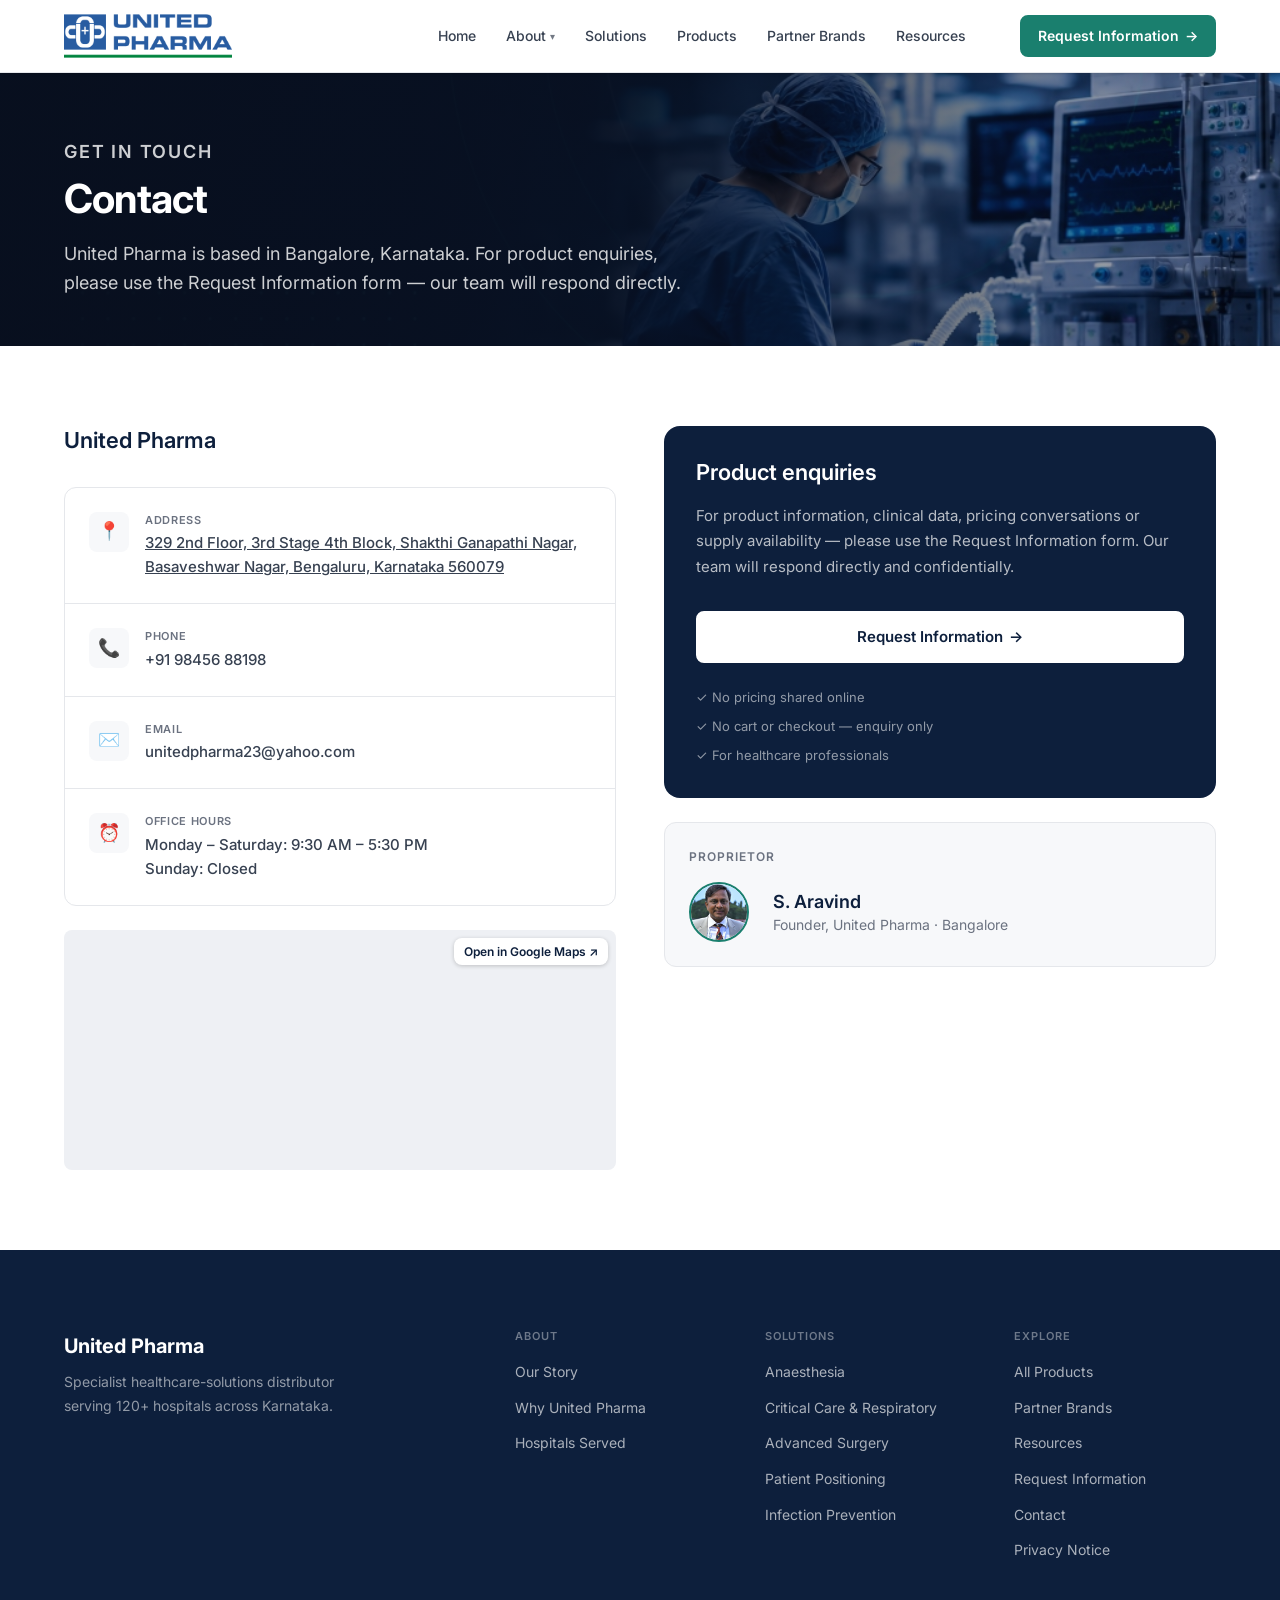
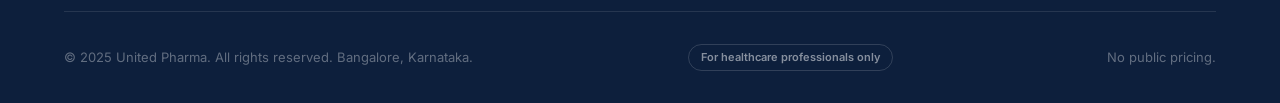
<file: contact.html>
<!DOCTYPE html>
<html lang="en">
<head>
  <meta charset="UTF-8" />
  <meta name="viewport" content="width=device-width, initial-scale=1.0" />
  <title>Contact — United Pharma</title>
  <meta name="description" content="Contact United Pharma — Bangalore-based specialist healthcare-solutions distributor for Karnataka's government and corporate hospitals." />
  <link rel="stylesheet" href="assets/css/style.css" />
</head>
<body>

<!-- NAV -->
<header class="site-header" id="site-header">
  <div class="container">
    <nav class="nav-inner" aria-label="Main navigation">
      <a href="index.html" class="nav-logo" aria-label="United Pharma home">
        <img src="assets/images/united-pharma-logo.png" alt="United Pharma - Healthcare Solutions" width="480" height="126">
      </a>
      <ul class="nav-links" role="list">
        <li class="nav-item"><a href="index.html" class="nav-link">Home</a></li>
        <li class="nav-item"><a href="about-our-story.html" class="nav-link">About <span class="chev">▾</span></a><div class="nav-drop"><a href="about-our-story.html">Our Story</a><a href="about-why-united-pharma.html">Why United Pharma</a><a href="about-hospitals-served.html">Hospitals Served</a></div></li>
        <li class="nav-item"><a href="index.html#solutions-overview" class="nav-link">Solutions</a></li>
        <li class="nav-item"><a href="products.html" class="nav-link">Products</a></li>
        <li class="nav-item"><a href="partner-brands.html" class="nav-link">Partner Brands</a></li>
        <li class="nav-item"><a href="resources.html" class="nav-link">Resources</a></li>
      </ul>
      <div class="nav-cta"><a href="request-information.html" class="btn btn-primary btn-sm" id="nav-request-cta">Request Information <span class="arr">→</span></a></div>
      <button class="nav-toggle" id="nav-toggle" aria-label="Open menu" aria-expanded="false"><span></span><span></span><span></span></button>
    </nav>
  </div>
</header>

<section class="page-hero" id="contact-hero">
  <div class="container">
    <p class="page-hero-eyebrow">Get in Touch</p>
    <h1 class="h1">Contact</h1>
    <p>United Pharma is based in Bangalore, Karnataka. For product enquiries, please use the Request Information form — our team will respond directly.</p>
  </div>
</section>

<section class="section" id="contact-content">
  <div class="container">
    <div style="display:grid; grid-template-columns:1fr 1fr; gap:var(--s6); align-items:start;" id="contact-layout">

      <!-- Contact details -->
      <div class="reveal">
        <h2 class="h3 text-navy mb-4">United Pharma</h2>

        <div style="background:var(--white); border:1px solid var(--border-light); border-radius:var(--r-lg); overflow:hidden;">
          <div class="contact-item" style="padding:var(--s3);">
            <div class="contact-icon">📍</div>
            <div>
              <div class="contact-label">Address</div>
              <div class="contact-value"><a href="https://maps.app.goo.gl/1a8EAhaqLjL1buyX9?g_st=aw" target="_blank" rel="noopener" style="color:inherit; text-decoration:underline;">329 2nd Floor, 3rd Stage 4th Block, Shakthi Ganapathi Nagar, Basaveshwar Nagar, Bengaluru, Karnataka 560079</a></div>
            </div>
          </div>
          <div class="contact-item" style="padding:var(--s3);">
            <div class="contact-icon">📞</div>
            <div>
              <div class="contact-label">Phone</div>
              <div class="contact-value">+91 98456 88198</div>
            </div>
          </div>
          <div class="contact-item" style="padding:var(--s3);">
            <div class="contact-icon">✉️</div>
            <div>
              <div class="contact-label">Email</div>
              <div class="contact-value">unitedpharma23@yahoo.com</div>
            </div>
          </div>
          <div class="contact-item" style="padding:var(--s3);">
            <div class="contact-icon">⏰</div>
            <div>
              <div class="contact-label">Office Hours</div>
              <div class="contact-value">Monday – Saturday: 9:30 AM – 5:30 PM<br>Sunday: Closed</div>
            </div>
          </div>
        </div>

        <!-- Map (United Pharma, Basaveshwar Nagar — 12.9962001, 77.529088) -->
        <div class="img-placeholder" style="width:100%; height:240px; margin-top:var(--s3); font-size:13px; text-align:center; flex-direction:column; gap:8px; display:flex; align-items:center; justify-content:center; position:relative; overflow:hidden;">
          <iframe src="https://maps.google.com/maps?q=12.9962001,77.529088&amp;z=17&amp;output=embed"
                  title="United Pharma location on Google Maps" loading="lazy" referrerpolicy="no-referrer-when-downgrade"
                  style="width:100%; height:100%; border:0; display:block;" allowfullscreen></iframe>
          <a href="https://maps.app.goo.gl/1a8EAhaqLjL1buyX9?g_st=aw" target="_blank" rel="noopener" id="contact-map-link"
             style="position:absolute; right:8px; top:8px; padding:4px 10px; background:var(--white); color:var(--navy); border-radius:var(--r-md); font-size:12px; font-weight:600; box-shadow:0 1px 4px rgba(0,0,0,0.2);">Open in Google Maps ↗</a>
        </div>
      </div>

      <!-- Product enquiry redirect -->
      <div class="reveal">
        <div style="padding:var(--s4); background:var(--navy); border-radius:var(--r-xl); color:var(--white);">
          <h2 class="h3" style="color:var(--white); margin-bottom:var(--s2);">Product enquiries</h2>
          <p style="color:rgba(255,255,255,0.7); font-size:15px; line-height:1.7; margin-bottom:var(--s4);">
            For product information, clinical data, pricing conversations or supply availability — please use the Request Information form. Our team will respond directly and confidentially.
          </p>
          <a href="request-information.html" class="btn btn-white btn-full" id="contact-request-btn">
            Request Information <span class="arr">→</span>
          </a>
          <div class="flex-col gap-1" style="margin-top:var(--s3); font-size:13px; color:rgba(255,255,255,0.55);">
            <span>✓ No pricing shared online</span>
            <span>✓ No cart or checkout — enquiry only</span>
            <span>✓ For healthcare professionals</span>
          </div>
        </div>

        <!-- Proprietor -->
        <div style="margin-top:var(--s3); padding:var(--s3); background:var(--surface); border:1px solid var(--border-light); border-radius:var(--r-lg);">
          <p class="label text-muted mb-2">Proprietor</p>
          <div class="flex items-center gap-3">
            <img src="assets/images/founder-aravind.jpg" alt="S. Aravind" style="width:60px; height:60px; border-radius:50%; object-fit:cover; object-position:top center; flex-shrink:0; border:2px solid var(--teal);" />
            <div>
              <h3 class="h4 text-navy">S. Aravind</h3>
              <p class="sm text-muted">Founder, United Pharma · Bangalore</p>
            </div>
          </div>
        </div>
      </div>

    </div>
  </div>
</section>

<!-- FOOTER -->
<footer class="site-footer" aria-label="Site footer">
  <div class="container">
    <div class="footer-grid">
      <div class="footer-brand"><div class="fn">United Pharma</div><p>Specialist healthcare-solutions distributor serving 120+ hospitals across Karnataka.</p></div>
      <div class="footer-col"><h4>About</h4><ul><li><a href="about-our-story.html">Our Story</a></li><li><a href="about-why-united-pharma.html">Why United Pharma</a></li><li><a href="about-hospitals-served.html">Hospitals Served</a></li></ul></div>
      <div class="footer-col"><h4>Solutions</h4><ul><li><a href="products.html?solution=anaesthesia">Anaesthesia</a></li><li><a href="#">Critical Care &amp; Respiratory</a></li><li><a href="#">Advanced Surgery</a></li><li><a href="#">Patient Positioning</a></li><li><a href="#">Infection Prevention</a></li></ul></div>
      <div class="footer-col"><h4>Explore</h4><ul><li><a href="products.html">All Products</a></li><li><a href="partner-brands.html">Partner Brands</a></li><li><a href="resources.html">Resources</a></li><li><a href="request-information.html">Request Information</a></li><li><a href="contact.html">Contact</a></li><li><a href="#">Privacy Notice</a></li></ul></div>
    </div>
    <div class="footer-bottom"><p>© 2025 United Pharma. All rights reserved. Bangalore, Karnataka.</p><span class="hcp-badge">For healthcare professionals only</span><p>No public pricing.</p></div>
  </div>
</footer>
<script src="assets/js/main.js"></script>
</body>
</html>
</file>
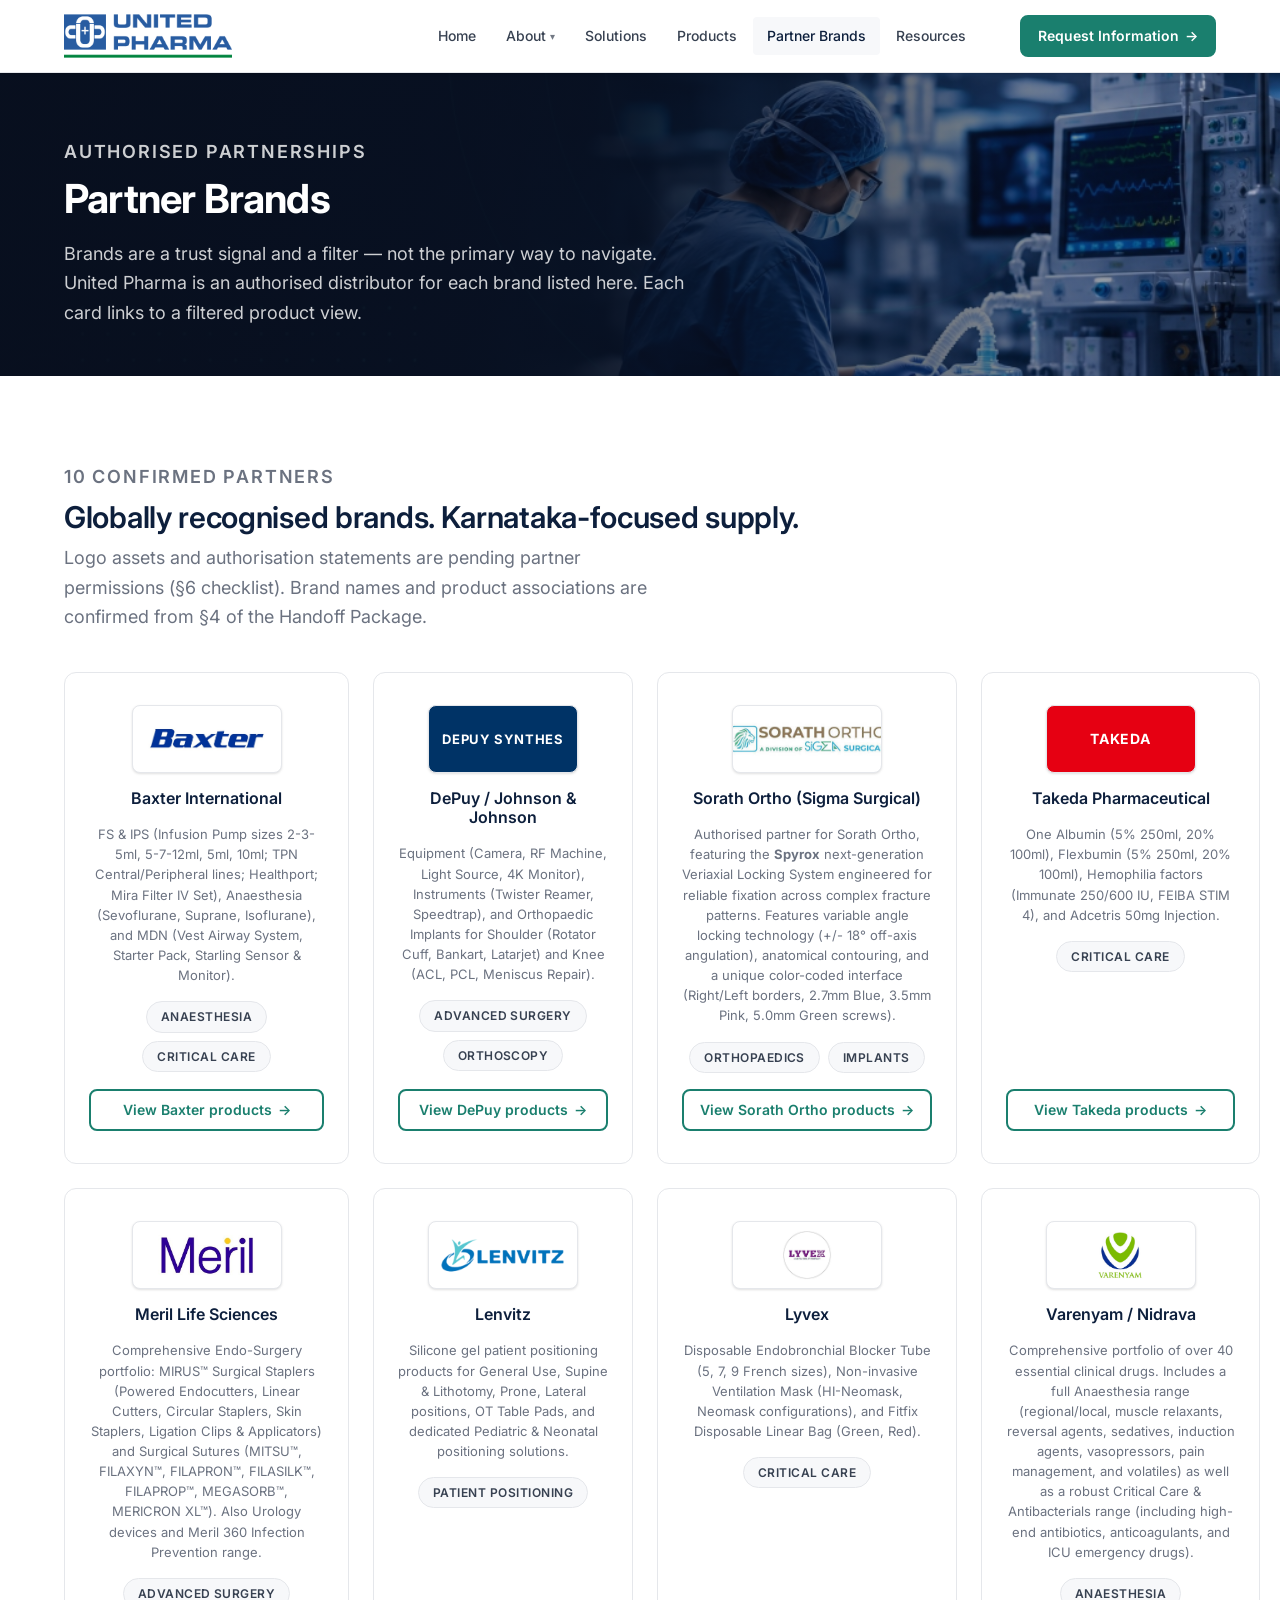
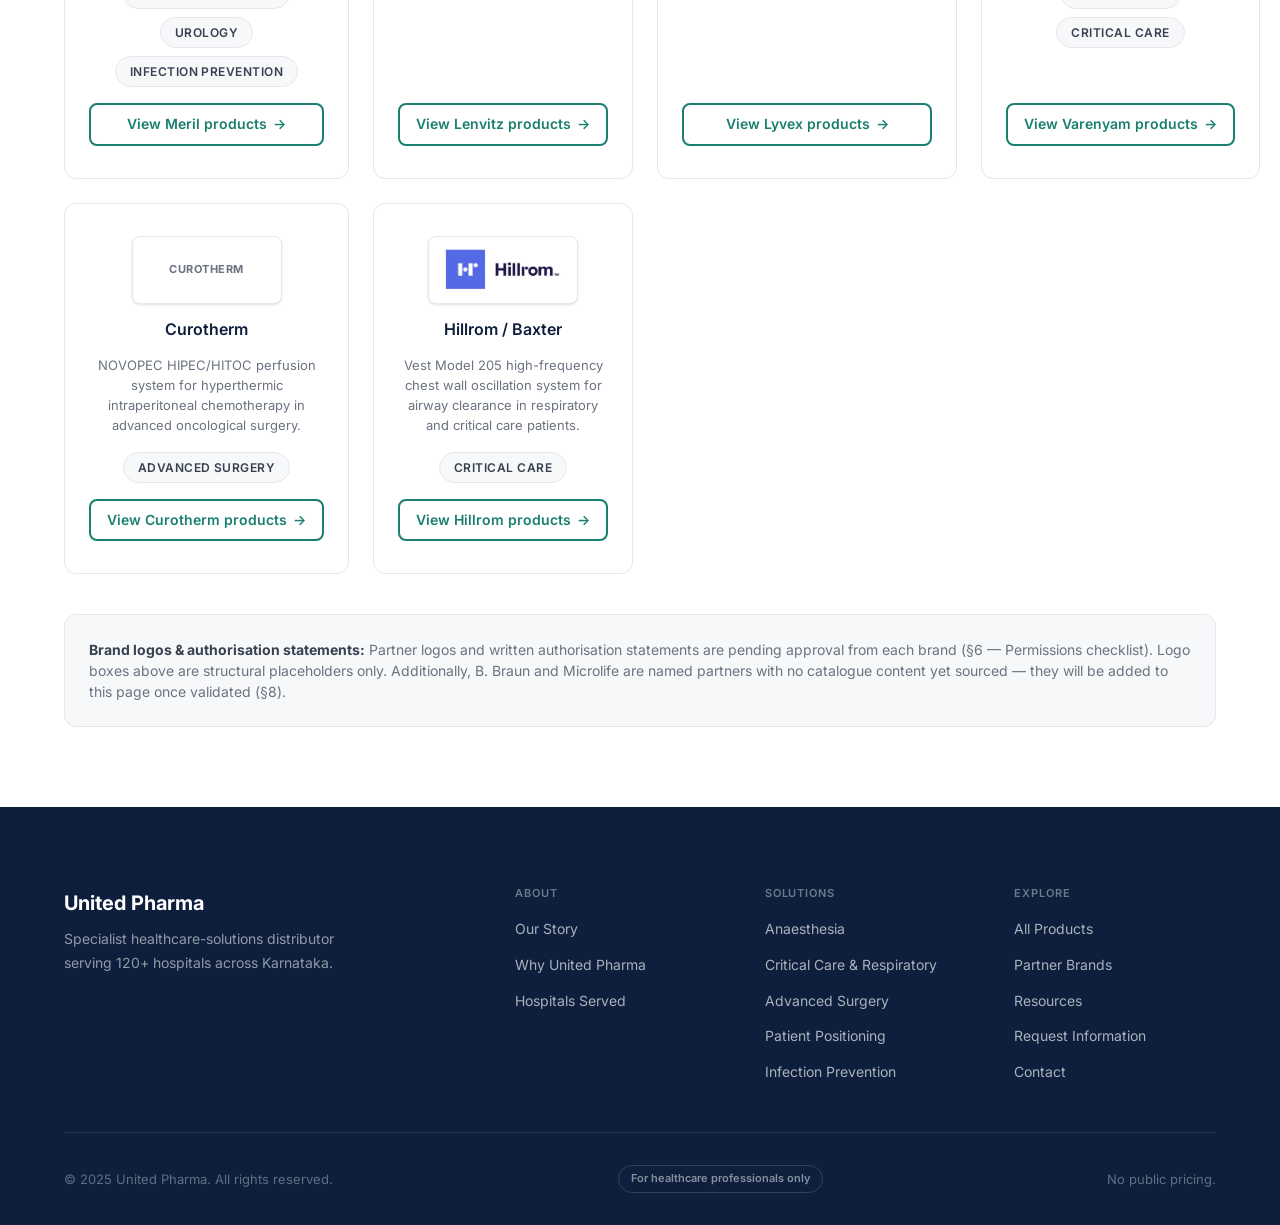
<file: partner-brands.html>
<!DOCTYPE html>
<html lang="en">
<head>
  <meta charset="UTF-8" />
  <meta name="viewport" content="width=device-width, initial-scale=1.0" />
  <title>Partner Brands — United Pharma</title>
  <meta name="description" content="United Pharma's authorised partner brands — Baxter, DePuy/J&amp;J, Takeda, Meril, Lenvitz, Varenyam/Nidrava, Curotherm and Hillrom. Filter products by brand." />
  <link rel="stylesheet" href="assets/css/style.css" />
</head>
<body>

<!-- NAV -->
<header class="site-header" id="site-header">
  <div class="container">
    <nav class="nav-inner" aria-label="Main navigation">
      <a href="index.html" class="nav-logo" aria-label="United Pharma home">
        <img src="assets/images/united-pharma-logo.png" alt="United Pharma - Healthcare Solutions" width="480" height="126">
      </a>
      <ul class="nav-links" role="list">
        <li class="nav-item"><a href="index.html" class="nav-link">Home</a></li>
        <li class="nav-item"><a href="about-our-story.html" class="nav-link">About <span class="chev">▾</span></a><div class="nav-drop"><a href="about-our-story.html">Our Story</a><a href="about-why-united-pharma.html">Why United Pharma</a><a href="about-hospitals-served.html">Hospitals Served</a></div></li>
        <li class="nav-item"><a href="index.html#solutions-overview" class="nav-link">Solutions</a></li>
        <li class="nav-item"><a href="products.html" class="nav-link">Products</a></li>
        <li class="nav-item"><a href="partner-brands.html" class="nav-link active">Partner Brands</a></li>
        <li class="nav-item"><a href="resources.html" class="nav-link">Resources</a></li>
      </ul>
      <div class="nav-cta"><a href="request-information.html" class="btn btn-primary btn-sm" id="nav-request-cta">Request Information <span class="arr">→</span></a></div>
      <button class="nav-toggle" id="nav-toggle" aria-label="Open menu" aria-expanded="false"><span></span><span></span><span></span></button>
    </nav>
  </div>
</header>

<section class="page-hero" id="brands-hero">
  <div class="container">
    <p class="page-hero-eyebrow">Authorised Partnerships</p>
    <h1 class="h1">Partner Brands</h1>
    <p>Brands are a trust signal and a filter — not the primary way to navigate. United Pharma is an authorised distributor for each brand listed here. Each card links to a filtered product view.</p>
  </div>
</section>

<section class="section" id="brands-gallery">
  <div class="container">
    <div class="section-header reveal">
      <p class="section-label">10 Confirmed Partners</p>
      <h2 class="h2 text-navy">Globally recognised brands. Karnataka-focused supply.</h2>
      <p>Logo assets and authorisation statements are pending partner permissions (§6 checklist). Brand names and product associations are confirmed from §4 of the Handoff Package.</p>
    </div>

    <div class="grid-4 reveal">

      <!-- Baxter -->
      <div class="card card-brand" id="brand-card-baxter">
        <div class="brand-logo-box"><img src="assets/images/brands/baxter.png" alt="Baxter International logo" class="brand-logo-img" /></div>
        <h3>Baxter International</h3>
        <p>FS &amp; IPS (Infusion Pump sizes 2-3-5ml, 5-7-12ml, 5ml, 10ml; TPN Central/Peripheral lines; Healthport; Mira Filter IV Set), Anaesthesia (Sevoflurane, Suprane, Isoflurane), and MDN (Vest Airway System, Starter Pack, Starling Sensor &amp; Monitor).</p>
        <div class="brand-chips" style="justify-content:center;">
          <span class="b-chip-sm">Anaesthesia</span>
          <span class="b-chip-sm">Critical Care</span>
        </div>
        <a href="products.html?brand=baxter" class="btn btn-outline btn-sm btn-full" style="margin-top:auto;" id="baxter-products-link">View Baxter products <span class="arr">→</span></a>
      </div>

      <!-- DePuy / J&J -->
      <div class="card card-brand" id="brand-card-depuy">
        <div class="brand-logo-box" style="background:#003366; color:#FFF; font-weight:700; font-size:13px;">DePuy Synthes</div>
        <h3>DePuy / Johnson &amp; Johnson</h3>
        <p>Equipment (Camera, RF Machine, Light Source, 4K Monitor), Instruments (Twister Reamer, Speedtrap), and Orthopaedic Implants for Shoulder (Rotator Cuff, Bankart, Latarjet) and Knee (ACL, PCL, Meniscus Repair).</p>
        <div class="brand-chips" style="justify-content:center;">
          <span class="b-chip-sm">Advanced Surgery</span>
          <span class="b-chip-sm">Orthoscopy</span>
        </div>
        <a href="products.html?brand=depuy" class="btn btn-outline btn-sm btn-full" style="margin-top:auto;" id="depuy-products-link">View DePuy products <span class="arr">→</span></a>
      </div>

      <!-- Sorath Ortho -->
      <div class="card card-brand" id="brand-card-sorath-ortho">
        <div class="brand-logo-box" style="padding:4px 8px;"><img src="assets/images/brands/sorath-ortho.png" alt="Sorath Ortho logo" class="brand-logo-img" style="max-height:92%; width:100%; object-fit:contain; transform:scale(1.28);" /></div>
        <h3>Sorath Ortho (Sigma Surgical)</h3>
        <p>Authorised partner for Sorath Ortho, featuring the <strong>Spyrox</strong> next-generation Veriaxial Locking System engineered for reliable fixation across complex fracture patterns. Features variable angle locking technology (+/- 18° off-axis angulation), anatomical contouring, and a unique color-coded interface (Right/Left borders, 2.7mm Blue, 3.5mm Pink, 5.0mm Green screws).</p>
        <div class="brand-chips" style="justify-content:center;">
          <span class="b-chip-sm">Orthopaedics</span>
          <span class="b-chip-sm">Implants</span>
        </div>
        <a href="products.html?brand=spyrox" class="btn btn-outline btn-sm btn-full" style="margin-top:auto;" id="spyrox-products-link">View Sorath Ortho products <span class="arr">→</span></a>
      </div>

      <!-- Takeda -->
      <div class="card card-brand" id="brand-card-takeda">
        <div class="brand-logo-box" style="background:#E60012; color:#FFF; font-weight:700; font-size:14px; letter-spacing:0.05em;">TAKEDA</div>
        <h3>Takeda Pharmaceutical</h3>
        <p>One Albumin (5% 250ml, 20% 100ml), Flexbumin (5% 250ml, 20% 100ml), Hemophilia factors (Immunate 250/600 IU, FEIBA STIM 4), and Adcetris 50mg Injection.</p>
        <div class="brand-chips" style="justify-content:center;">
          <span class="b-chip-sm">Critical Care</span>
        </div>
        <a href="products.html?brand=takeda" class="btn btn-outline btn-sm btn-full" style="margin-top:auto;" id="takeda-products-link">View Takeda products <span class="arr">→</span></a>
      </div>

      <!-- Meril -->
      <div class="card card-brand" id="brand-card-meril">
        <div class="brand-logo-box"><img src="assets/images/brands/meril.png" alt="Meril Life Sciences logo" class="brand-logo-img" /></div>
        <h3>Meril Life Sciences</h3>
        <p>Comprehensive Endo-Surgery portfolio: MIRUS™ Surgical Staplers (Powered Endocutters, Linear Cutters, Circular Staplers, Skin Staplers, Ligation Clips &amp; Applicators) and Surgical Sutures (MITSU™, FILAXYN™, FILAPRON™, FILASILK™, FILAPROP™, MEGASORB™, MERICRON XL™). Also Urology devices and Meril 360 Infection Prevention range.</p>
        <div class="brand-chips" style="justify-content:center;">
          <span class="b-chip-sm">Advanced Surgery</span>
          <span class="b-chip-sm">Urology</span>
          <span class="b-chip-sm">Infection Prevention</span>
        </div>
        <a href="products.html?brand=meril" class="btn btn-outline btn-sm btn-full" style="margin-top:auto;" id="meril-products-link">View Meril products <span class="arr">→</span></a>
      </div>

      <!-- Lenvitz -->
      <div class="card card-brand" id="brand-card-lenvitz">
        <div class="brand-logo-box"><img src="assets/images/brands/lenvitz.png" alt="Lenvitz logo" class="brand-logo-img" /></div>
        <h3>Lenvitz</h3>
        <p>Silicone gel patient positioning products for General Use, Supine &amp; Lithotomy, Prone, Lateral positions, OT Table Pads, and dedicated Pediatric &amp; Neonatal positioning solutions.</p>
        <div class="brand-chips" style="justify-content:center;">
          <span class="b-chip-sm">Patient Positioning</span>
        </div>
        <a href="products.html?brand=lenvitz" class="btn btn-outline btn-sm btn-full" style="margin-top:auto;" id="lenvitz-products-link">View Lenvitz products <span class="arr">→</span></a>
      </div>

      <!-- Lyvex -->
      <div class="card card-brand" id="brand-card-lyvex">
        <div class="brand-logo-box"><img src="assets/images/brands/lyvex.png" alt="Lyvex logo" class="brand-logo-img" /></div>
        <h3>Lyvex</h3>
        <p>Disposable Endobronchial Blocker Tube (5, 7, 9 French sizes), Non-invasive Ventilation Mask (HI-Neomask, Neomask configurations), and Fitfix Disposable Linear Bag (Green, Red).</p>
        <div class="brand-chips" style="justify-content:center;">
          <span class="b-chip-sm">Critical Care</span>
        </div>
        <a href="products.html?brand=lyvex" class="btn btn-outline btn-sm btn-full" style="margin-top:auto;" id="lyvex-products-link">View Lyvex products <span class="arr">→</span></a>
      </div>

      <!-- Varenyam / Nidrava -->
      <div class="card card-brand" id="brand-card-varenyam">
        <div class="brand-logo-box"><img src="assets/images/brands/varenyam.png" alt="Varenyam logo" class="brand-logo-img" /></div>
        <h3>Varenyam / Nidrava</h3>
        <p>Comprehensive portfolio of over 40 essential clinical drugs. Includes a full Anaesthesia range (regional/local, muscle relaxants, reversal agents, sedatives, induction agents, vasopressors, pain management, and volatiles) as well as a robust Critical Care &amp; Antibacterials range (including high-end antibiotics, anticoagulants, and ICU emergency drugs).</p>
        <div class="brand-chips" style="justify-content:center;">
          <span class="b-chip-sm">Anaesthesia</span>
          <span class="b-chip-sm">Critical Care</span>
        </div>
        <a href="products.html?brand=varenyam" class="btn btn-outline btn-sm btn-full" style="margin-top:auto;" id="varenyam-products-link">View Varenyam products <span class="arr">→</span></a>
      </div>

      <!-- Curotherm -->
      <div class="card card-brand" id="brand-card-curotherm">
        <div class="brand-logo-box">CUROTHERM</div>
        <h3>Curotherm</h3>
        <p>NOVOPEC HIPEC/HITOC perfusion system for hyperthermic intraperitoneal chemotherapy in advanced oncological surgery.</p>
        <div class="brand-chips" style="justify-content:center;">
          <span class="b-chip-sm">Advanced Surgery</span>
        </div>
        <a href="products.html?brand=curotherm" class="btn btn-outline btn-sm btn-full" style="margin-top:auto;" id="curotherm-products-link">View Curotherm products <span class="arr">→</span></a>
      </div>

      <!-- Hillrom / Baxter -->
      <div class="card card-brand" id="brand-card-hillrom">
        <div class="brand-logo-box"><img src="assets/images/brands/hillrom.png" alt="Hillrom logo" class="brand-logo-img" /></div>
        <h3>Hillrom / Baxter</h3>
        <p>Vest Model 205 high-frequency chest wall oscillation system for airway clearance in respiratory and critical care patients.</p>
        <div class="brand-chips" style="justify-content:center;">
          <span class="b-chip-sm">Critical Care</span>
        </div>
        <a href="products.html?brand=hillrom" class="btn btn-outline btn-sm btn-full" style="margin-top:auto;" id="hillrom-products-link">View Hillrom products <span class="arr">→</span></a>
      </div>

    </div>

    <!-- Permission notice -->
    <div style="margin-top:var(--s5); padding:var(--s3); background:var(--surface); border:1px solid var(--border-light); border-radius:var(--r-lg);" class="reveal">
      <p class="sm text-muted"><strong style="color:var(--text-2);">Brand logos &amp; authorisation statements:</strong> Partner logos and written authorisation statements are pending approval from each brand (§6 — Permissions checklist). Logo boxes above are structural placeholders only. Additionally, B. Braun and Microlife are named partners with no catalogue content yet sourced — they will be added to this page once validated (§8).</p>
    </div>
  </div>
</section>

<!-- FOOTER -->
<footer class="site-footer" aria-label="Site footer">
  <div class="container">
    <div class="footer-grid">
      <div class="footer-brand"><div class="fn">United Pharma</div><p>Specialist healthcare-solutions distributor serving 120+ hospitals across Karnataka.</p></div>
      <div class="footer-col"><h4>About</h4><ul><li><a href="about-our-story.html">Our Story</a></li><li><a href="about-why-united-pharma.html">Why United Pharma</a></li><li><a href="about-hospitals-served.html">Hospitals Served</a></li></ul></div>
      <div class="footer-col"><h4>Solutions</h4><ul><li><a href="products.html?solution=anaesthesia">Anaesthesia</a></li><li><a href="#">Critical Care &amp; Respiratory</a></li><li><a href="#">Advanced Surgery</a></li><li><a href="#">Patient Positioning</a></li><li><a href="#">Infection Prevention</a></li></ul></div>
      <div class="footer-col"><h4>Explore</h4><ul><li><a href="products.html">All Products</a></li><li><a href="partner-brands.html">Partner Brands</a></li><li><a href="resources.html">Resources</a></li><li><a href="request-information.html">Request Information</a></li><li><a href="contact.html">Contact</a></li></ul></div>
    </div>
    <div class="footer-bottom"><p>© 2025 United Pharma. All rights reserved.</p><span class="hcp-badge">For healthcare professionals only</span><p>No public pricing.</p></div>
  </div>
</footer>
<script src="assets/js/main.js"></script>
</body>
</html>
</file>
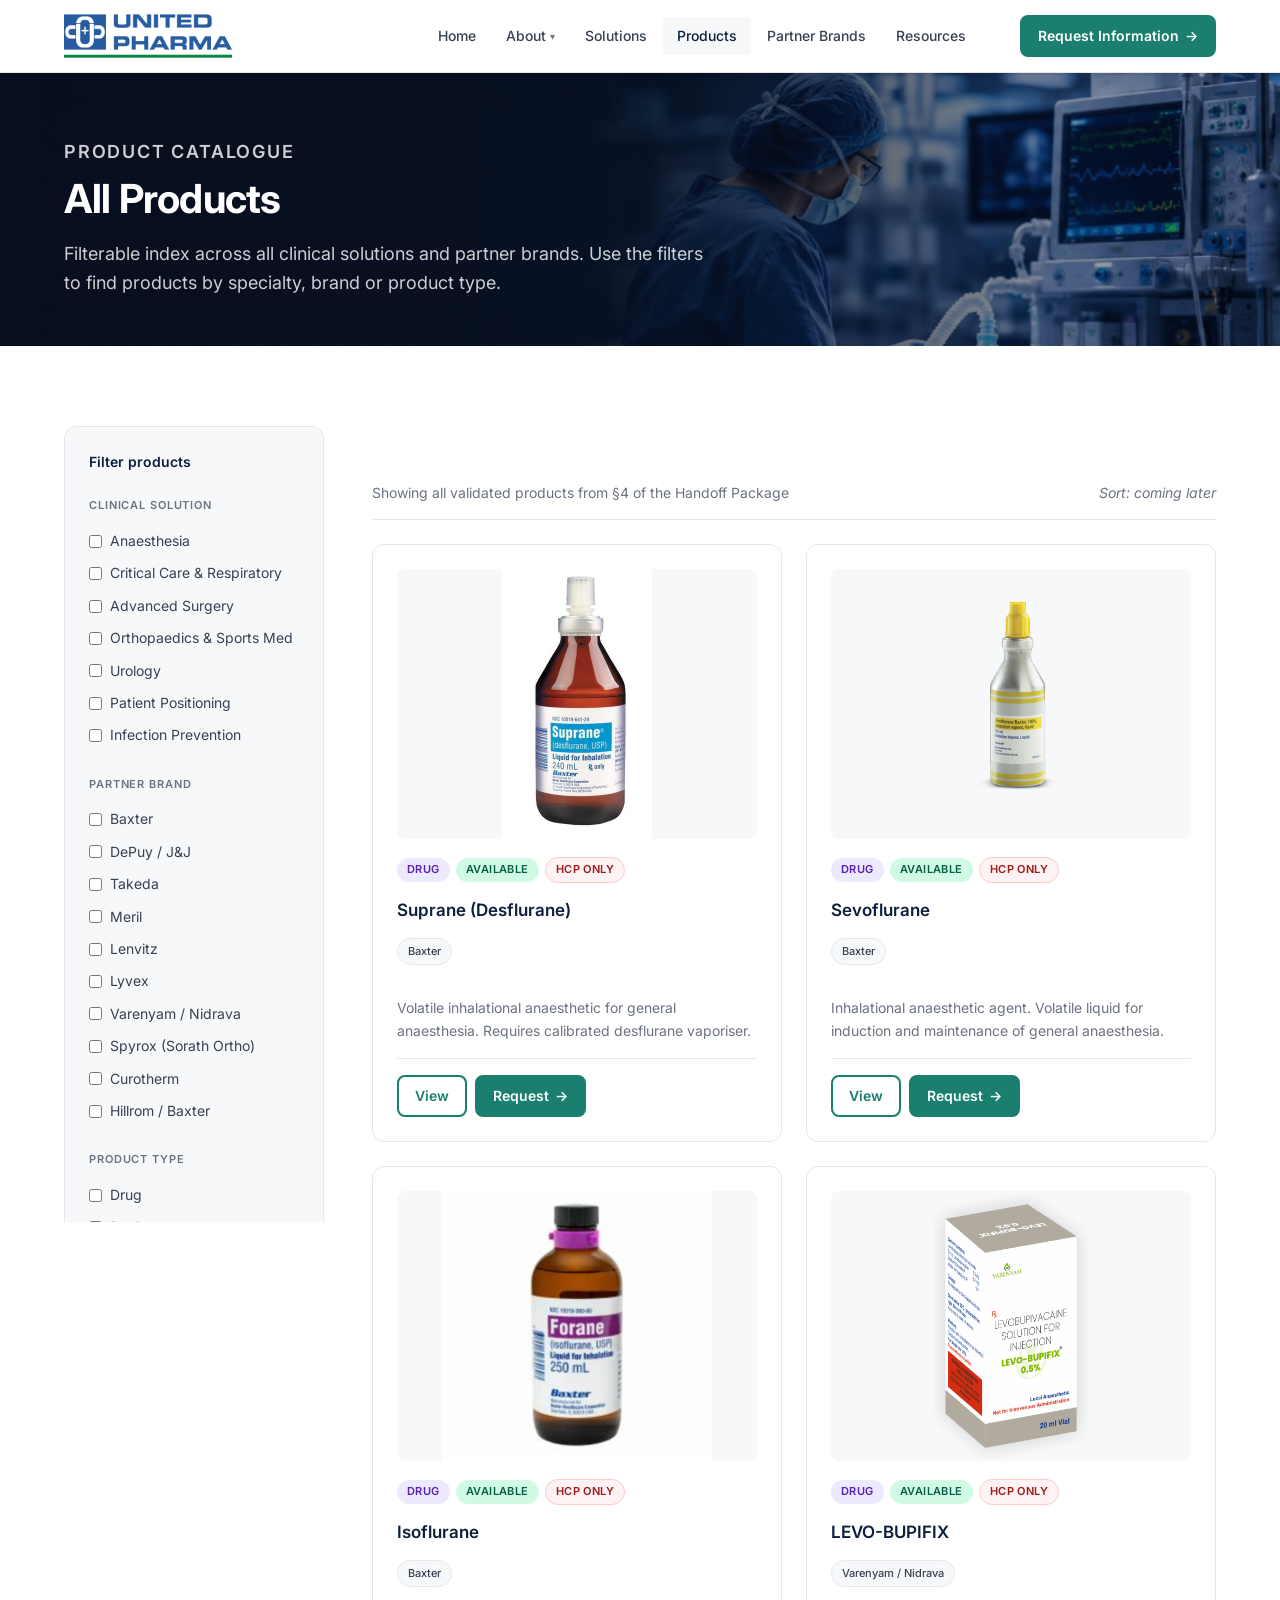
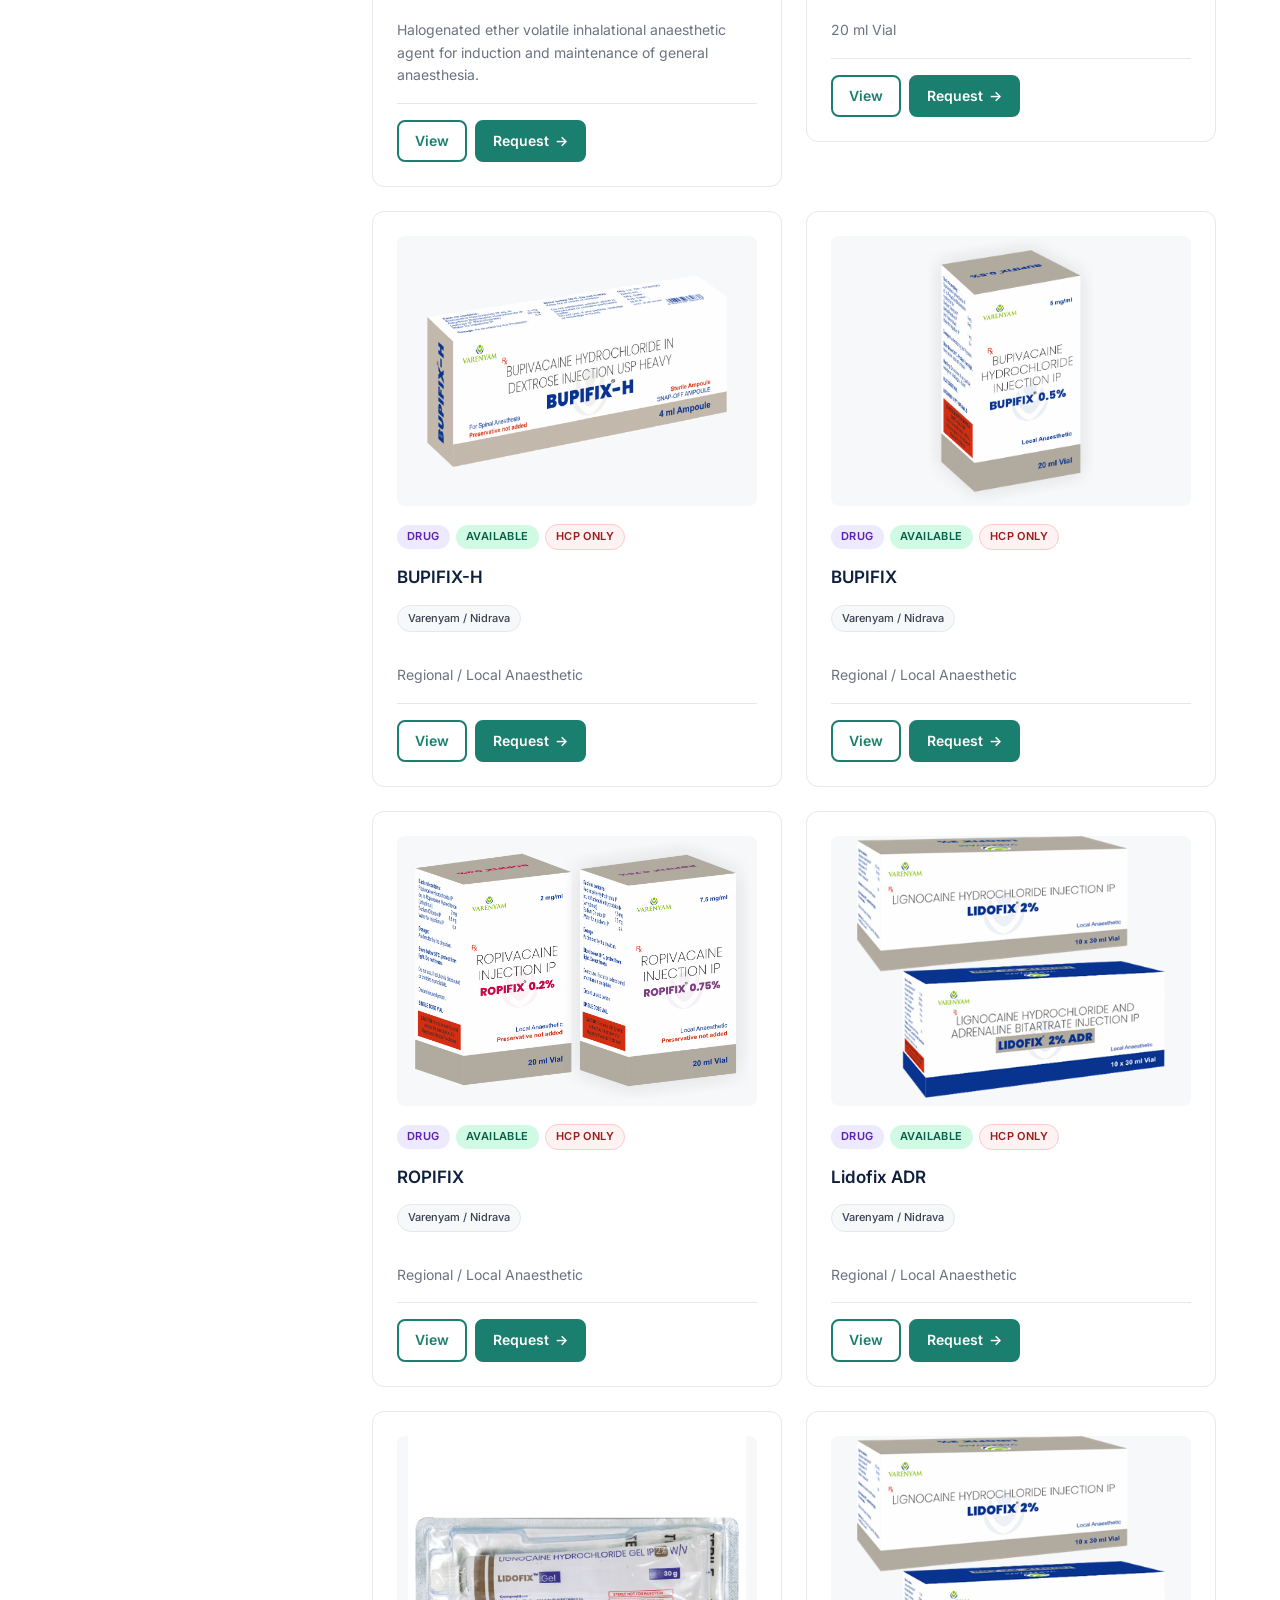
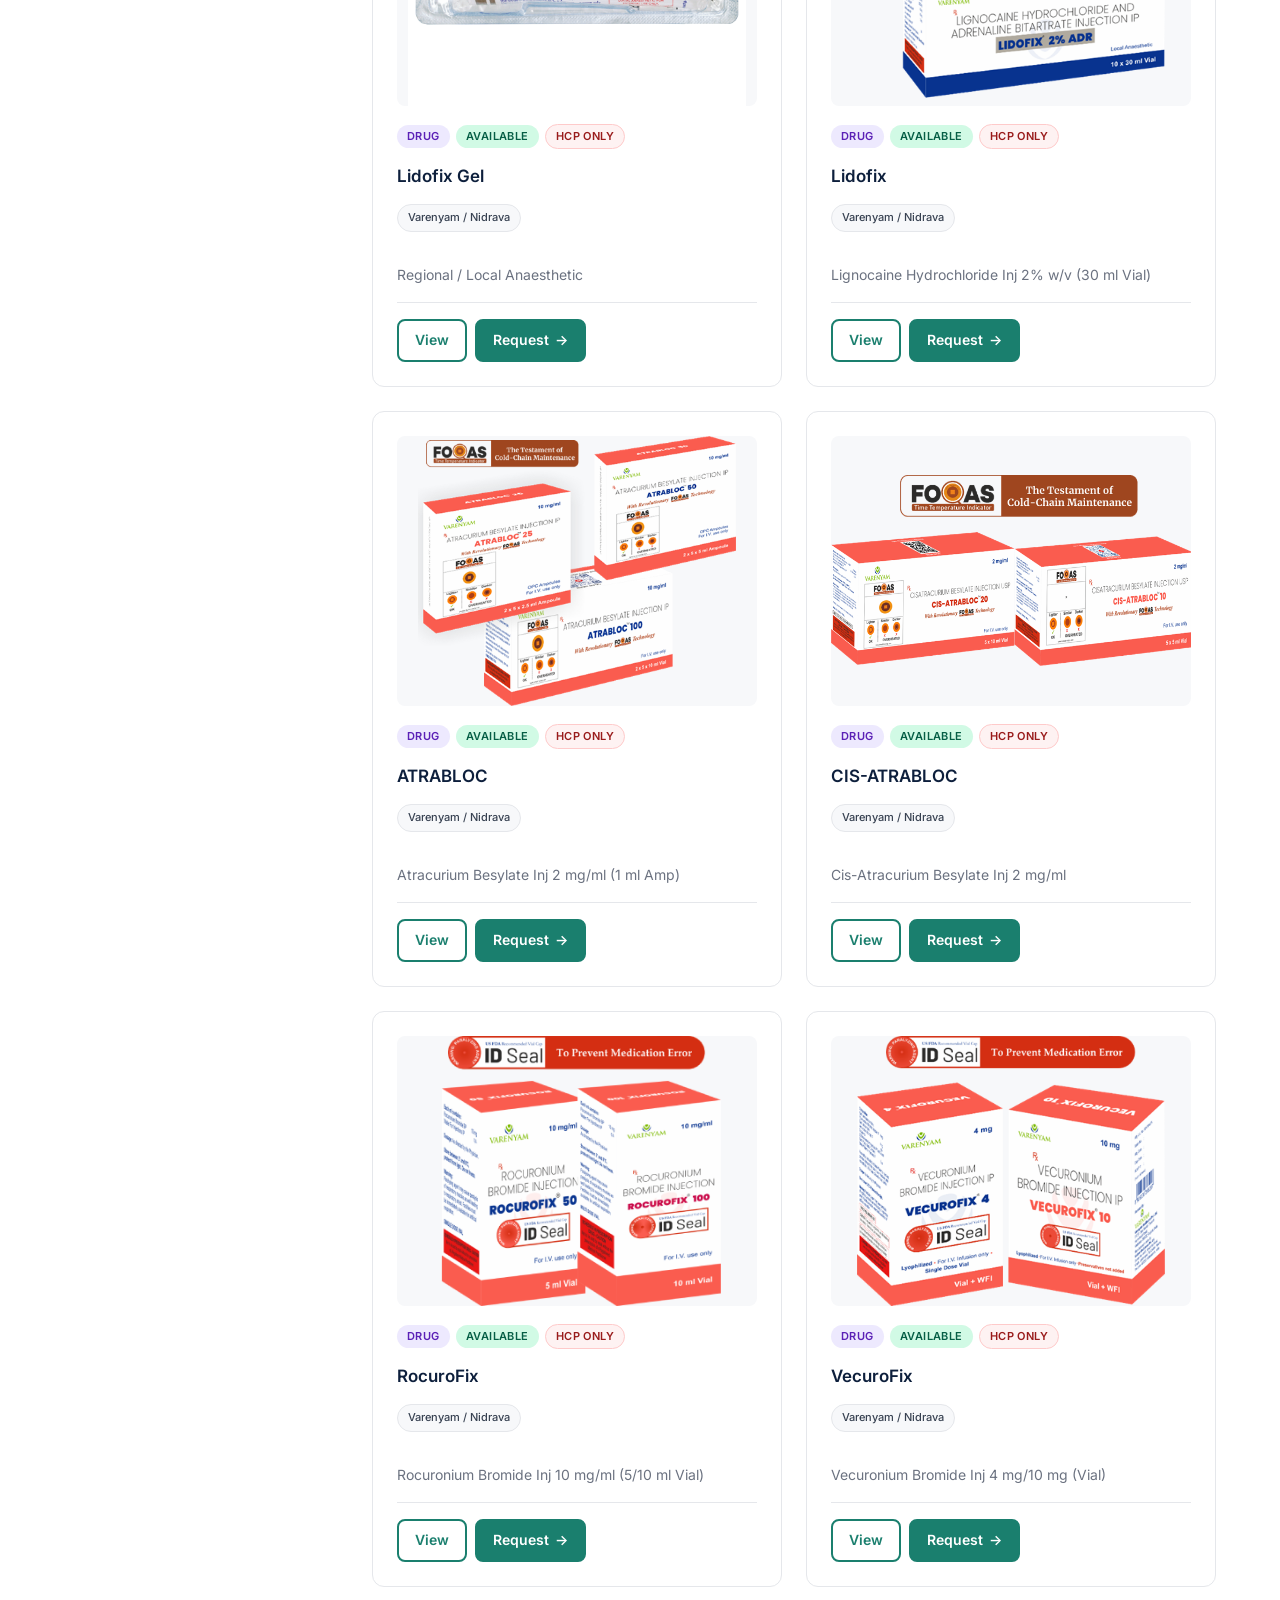
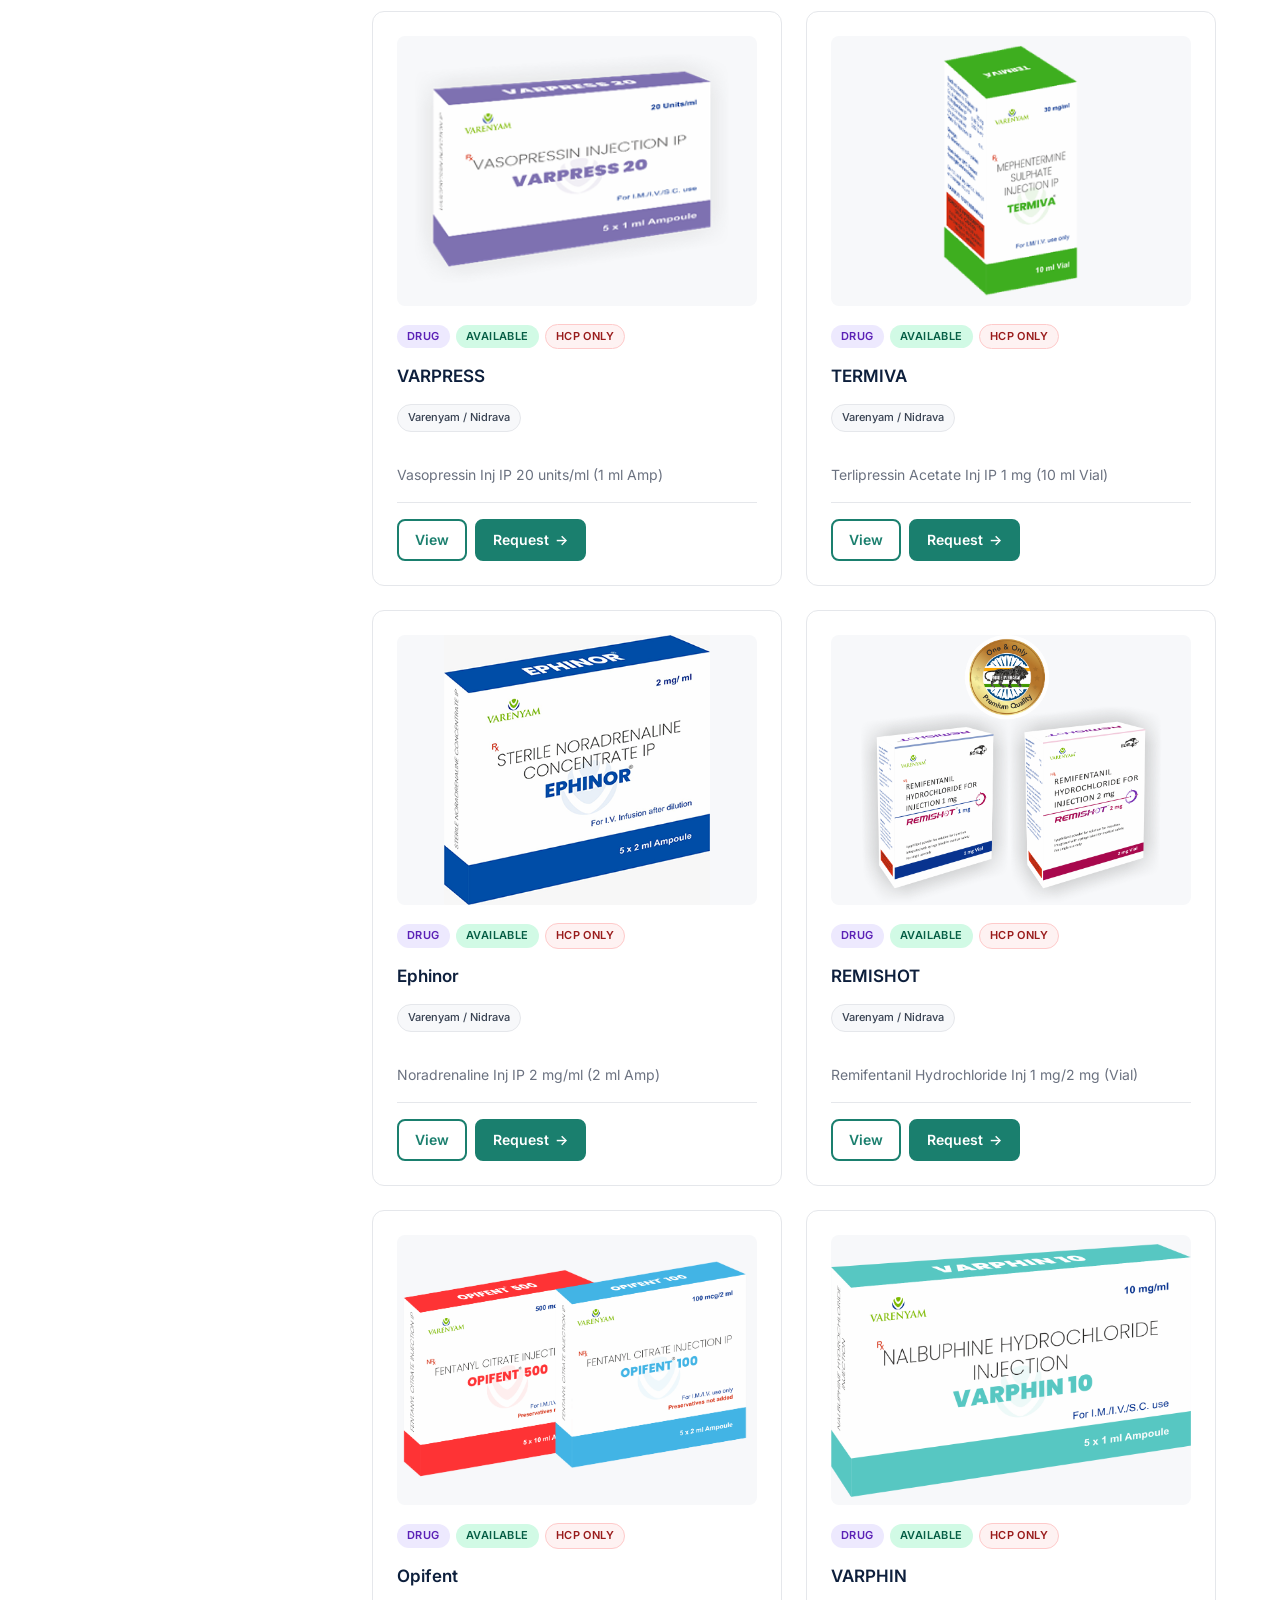
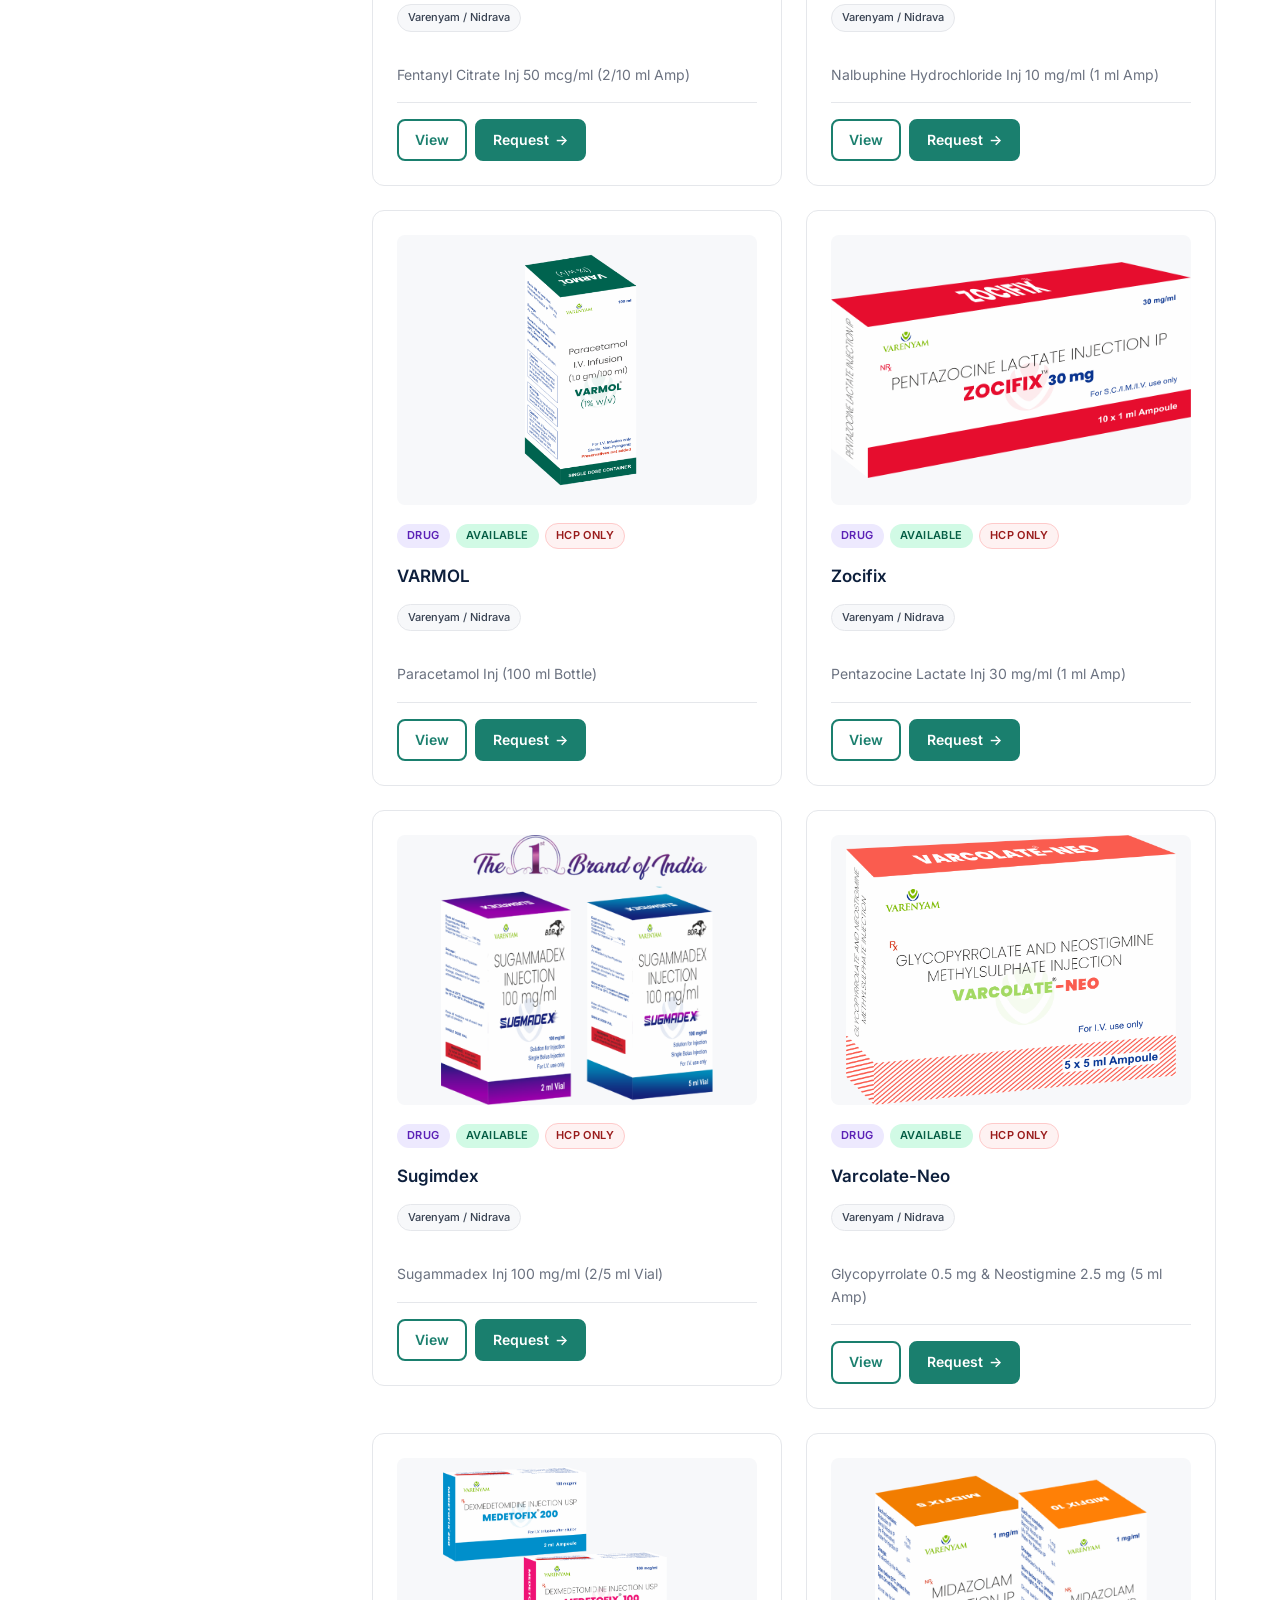
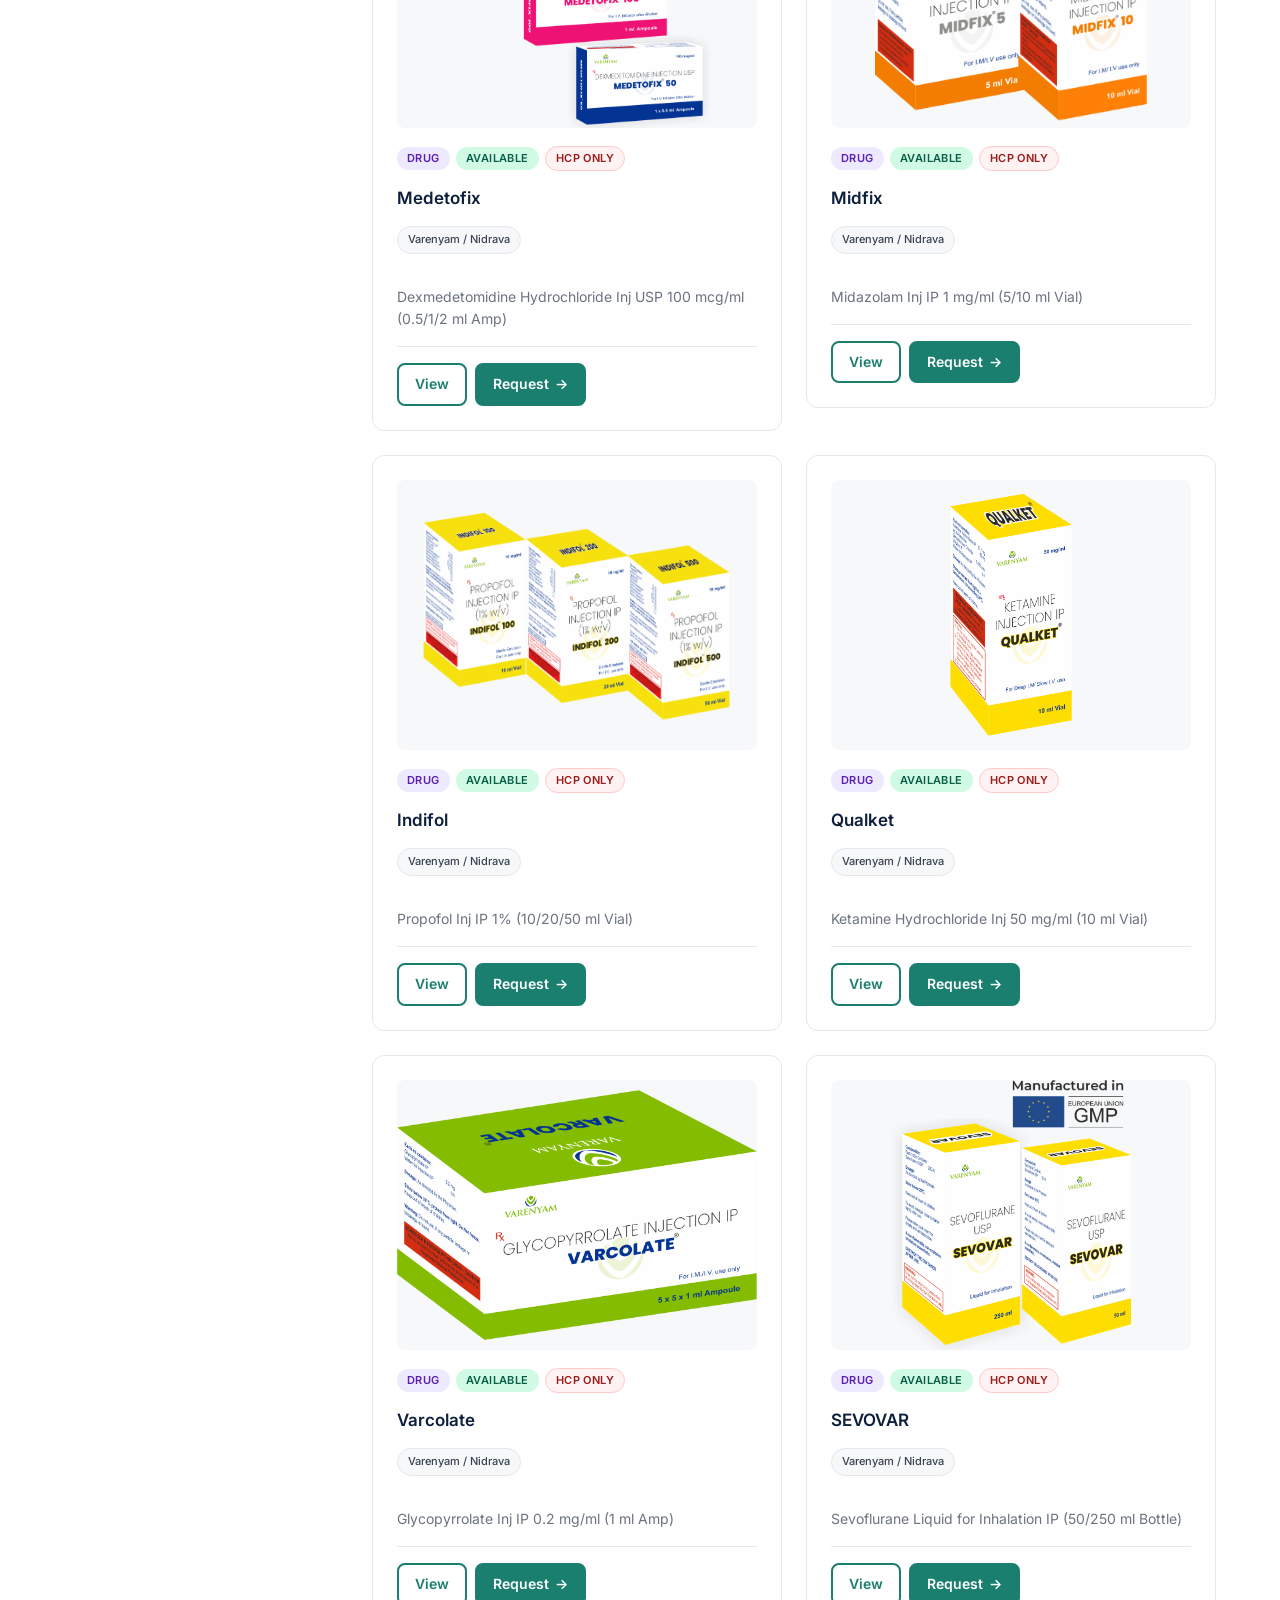
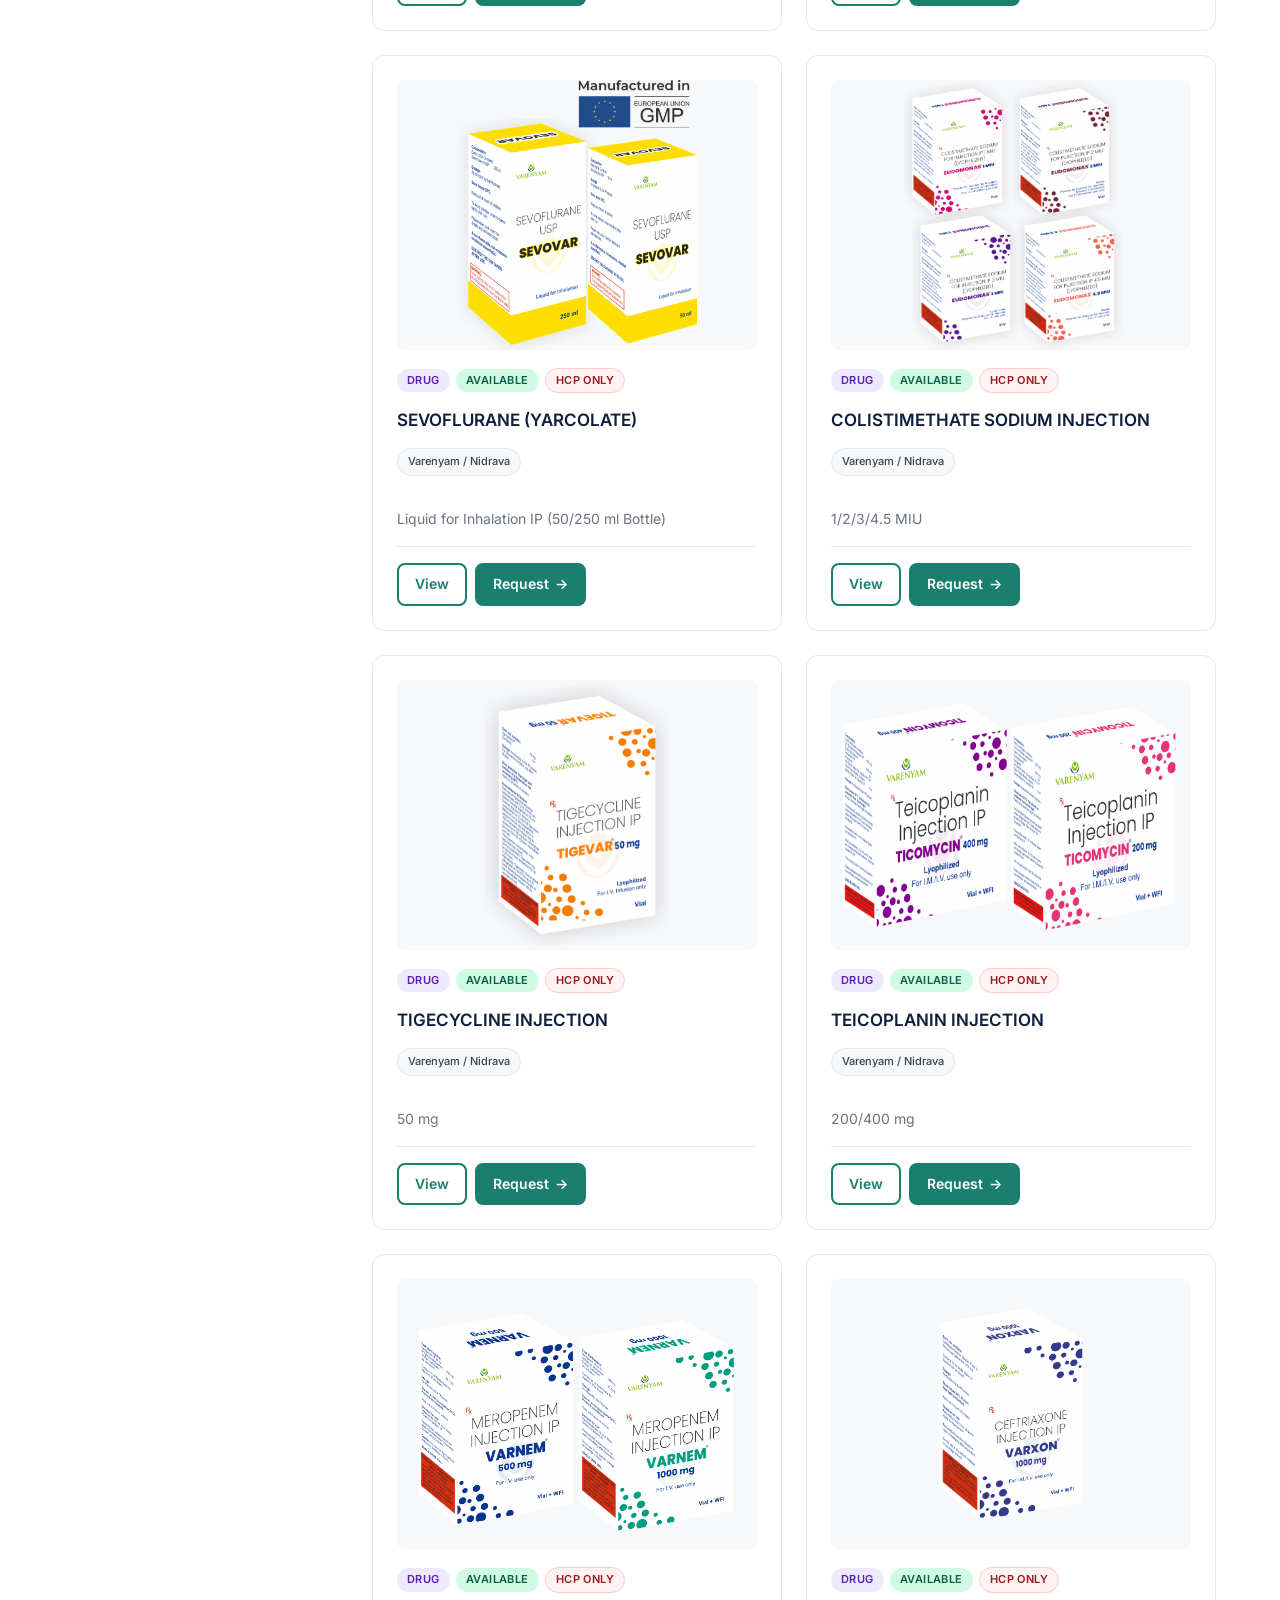
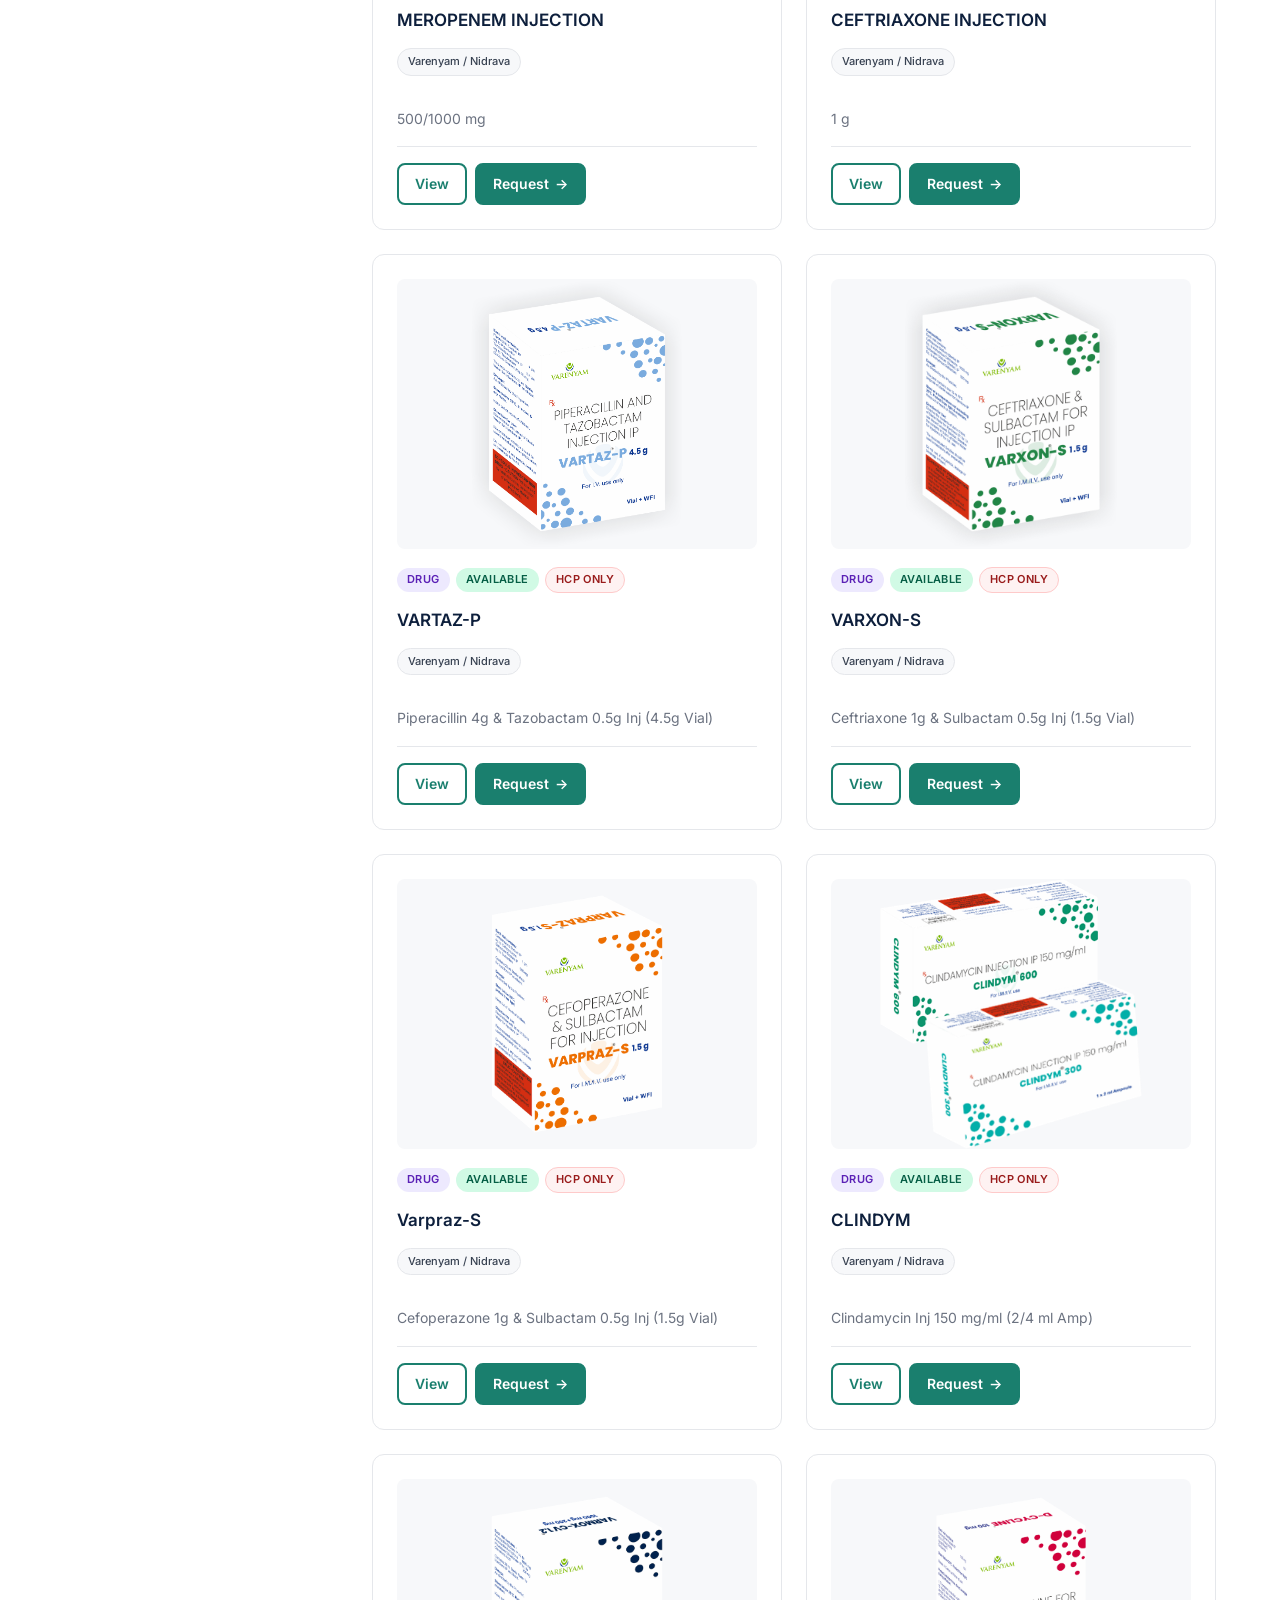
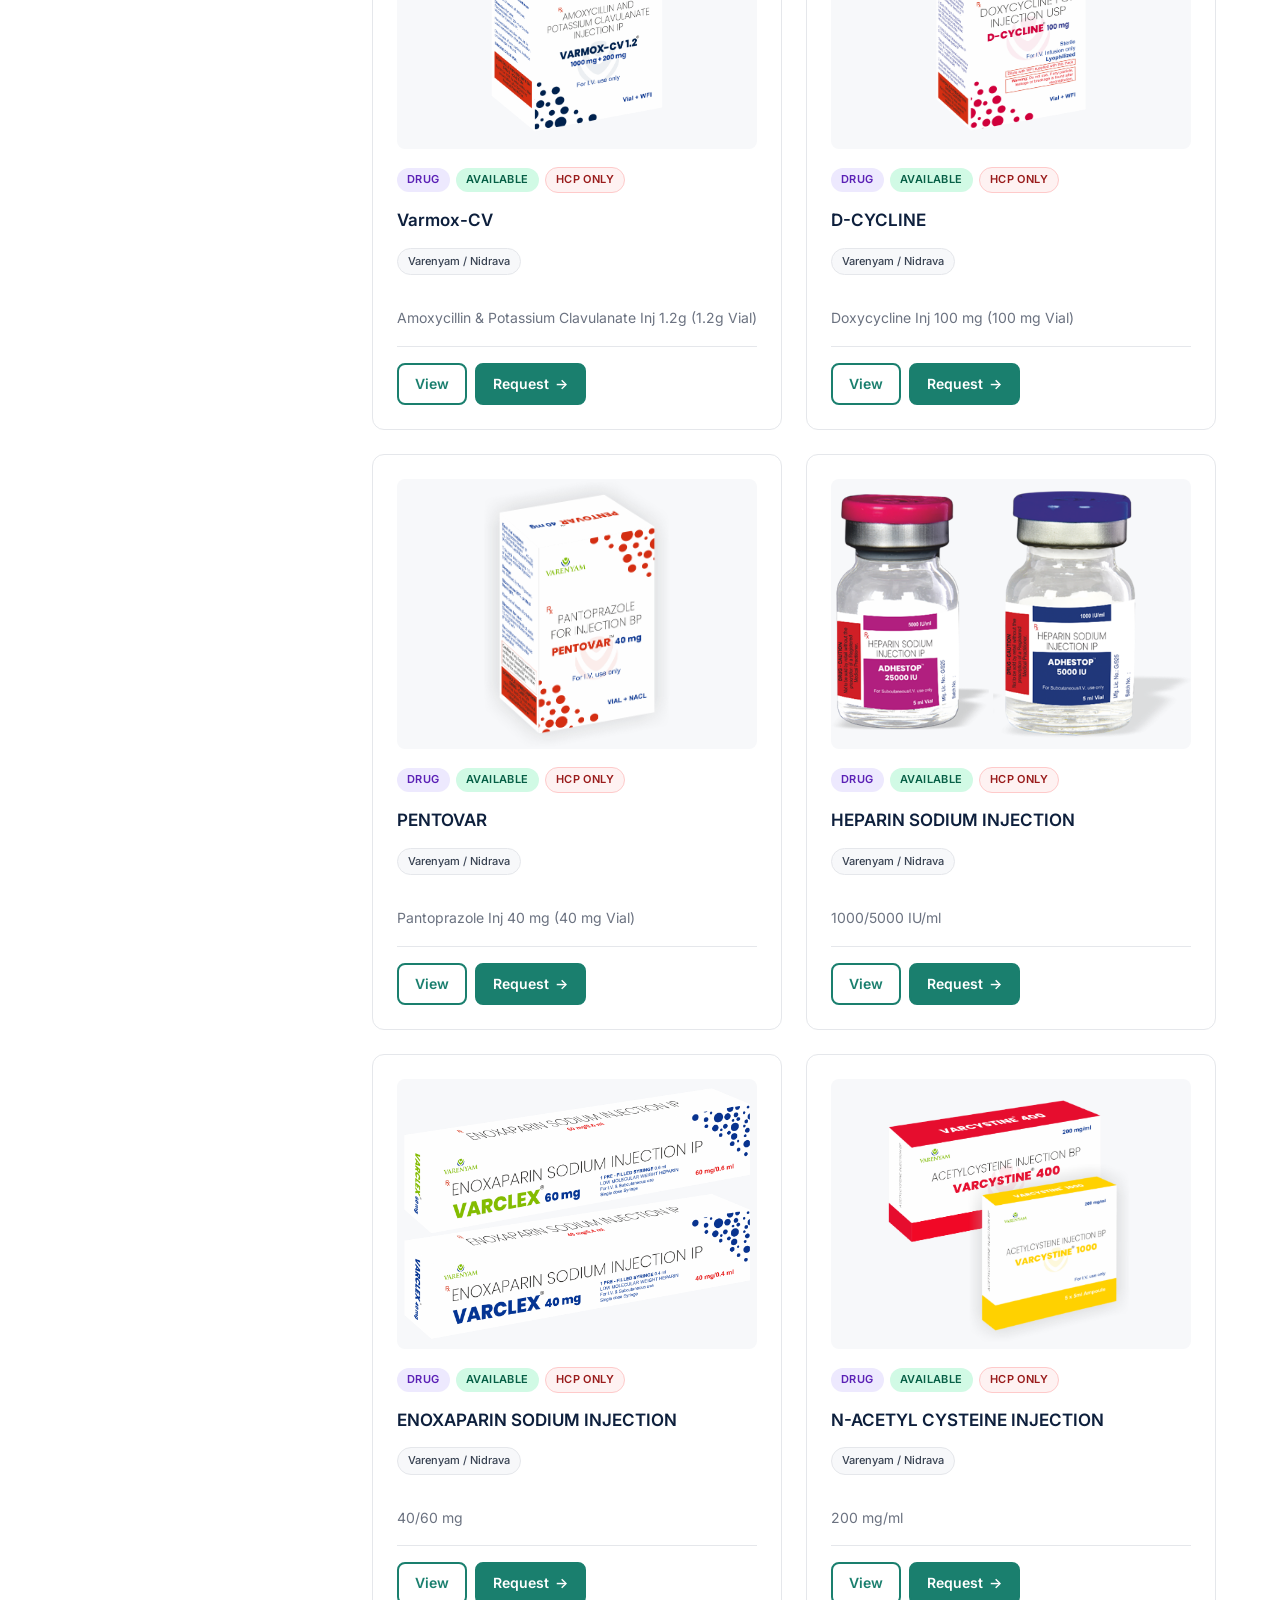
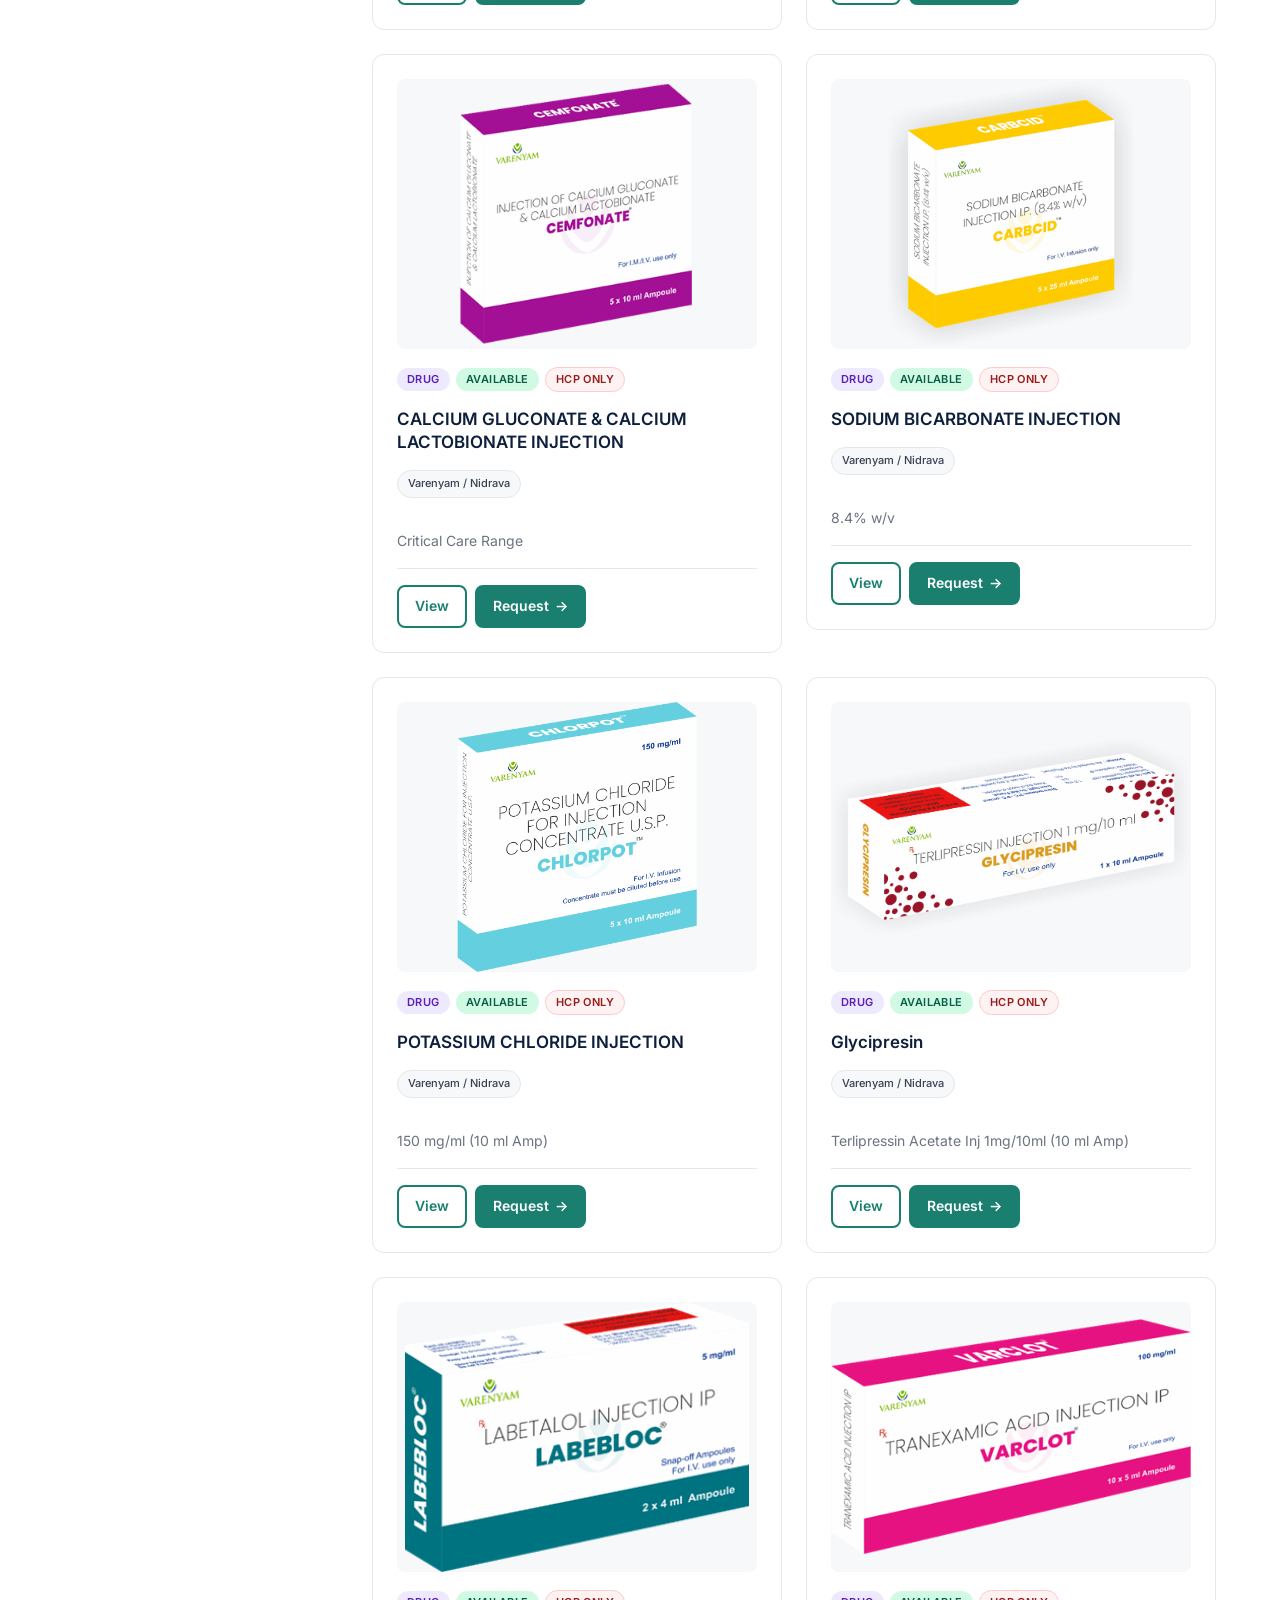
<file: product-detail.html>
<!DOCTYPE html>
<html lang="en">
<head>
  <meta charset="UTF-8" />
  <meta name="viewport" content="width=device-width, initial-scale=1.0" />
  <title>Suprane (Desflurane) — Baxter | United Pharma</title>
  <meta name="description" content="Suprane (Desflurane) by Baxter — volatile inhalational anaesthetic agent. For healthcare professionals. Request product information from United Pharma, Karnataka." />
  <link rel="stylesheet" href="assets/css/style.css" />
</head>
<body>

<!-- NAV -->
<header class="site-header" id="site-header">
  <div class="container">
    <nav class="nav-inner" aria-label="Main navigation">
      <a href="index.html" class="nav-logo" aria-label="United Pharma home">
        <img src="assets/images/united-pharma-logo.png" alt="United Pharma - Healthcare Solutions" width="480" height="126">
      </a>
      <ul class="nav-links" role="list">
        <li class="nav-item"><a href="index.html" class="nav-link">Home</a></li>
        <li class="nav-item"><a href="about-our-story.html" class="nav-link">About <span class="chev">▾</span></a><div class="nav-drop"><a href="about-our-story.html">Our Story</a><a href="about-why-united-pharma.html">Why United Pharma</a><a href="about-hospitals-served.html">Hospitals Served</a></div></li>
        <li class="nav-item">
          <a href="index.html#solutions-overview" class="nav-link">Solutions</a>
        </li>
        <li class="nav-item"><a href="products.html" class="nav-link">Products</a></li>
        <li class="nav-item"><a href="partner-brands.html" class="nav-link">Partner Brands</a></li>
        <li class="nav-item"><a href="resources.html" class="nav-link">Resources</a></li>
      </ul>
      <div class="nav-cta"><a href="request-information.html" class="btn btn-primary btn-sm" id="nav-request-cta">Request Information <span class="arr">→</span></a></div>
      <button class="nav-toggle" id="nav-toggle" aria-label="Open menu" aria-expanded="false"><span></span><span></span><span></span></button>
    </nav>
  </div>
</header>

<!-- BREADCRUMB + HERO (light) -->
<div style="background: var(--surface); border-bottom: 1px solid var(--border-light); padding: var(--s3) 0;">
  <div class="container">
    <nav class="breadcrumb breadcrumb-light" aria-label="Breadcrumb" id="pd-breadcrumb">
      <a href="index.html">Home</a>
      <span class="sep">/</span>
      <a href="products.html">Products</a>
      <span class="sep">/</span>
      <span class="cur" id="pd-bc-title">Product Details</span>
    </nav>
  </div>
</div>

<!-- PRODUCT DETAIL BODY -->
<section class="section" id="product-detail-main">
  <div class="container">
    <div class="sidebar-layout-right">

      <!-- MAIN CONTENT -->
      <div>
        <div id="loading-spinner" style="padding: 40px; text-align: center; color: var(--text-muted);">Loading product details...</div>
        
        <div id="product-content" style="display: none;">
          <!-- Product Header -->
          <div class="flex-between items-start mb-3" style="flex-wrap:wrap; gap:var(--s2);">
            <div>
              <div class="flex gap-1 wrap mb-2">
                <span class="badge b-device" id="pd-type-badge">Product</span>
                <span class="badge b-available">Available</span>
                <span class="badge b-hcp">Healthcare Professionals Only</span>
              </div>
              <h1 class="h1 text-navy" id="pd-title">Product Name</h1>
            </div>
          </div>

          <!-- Product Image / No-Image Placeholder (internal staging preview — not cleared for public publish) -->
          <div class="pd-hero-image" id="pd-hero-image" style="display:none;">
            <img id="pd-hero-image-el" src="" alt="" />
          </div>
          <div class="pd-hero-placeholder" id="pd-hero-placeholder" style="display:none;">
            <span class="pd-ph-icon">🖼️</span>
            <span class="pd-ph-label">Product image available on request</span>
            <span class="pd-ph-sub">Contact United Pharma for manufacturer photography</span>
          </div>

          <div class="b-chip mb-3" style="width:fit-content; font-size:13px;" id="pd-brand">
            <span>Manufacturer Partner</span>
          </div>

          <!-- Tabs -->
          <div class="tabs" role="tablist" aria-label="Product sections">
            <button class="tab-btn active" data-tab="tab-overview" role="tab" aria-selected="true">Overview</button>
            <button class="tab-btn" data-tab="tab-specs" role="tab" aria-selected="false">Specifications</button>
            <button class="tab-btn" data-tab="tab-catalogue" role="tab" aria-selected="false">Ordering & SKUs</button>
          </div>

          <!-- Tab: Overview -->
          <div class="tab-panel" id="tab-overview" role="tabpanel">
            <div class="mb-4">
              <h2 class="h4 text-navy mb-2">Product Overview</h2>
              <div class="body text-muted" style="line-height:1.75; white-space: pre-wrap;" id="pd-overview"></div>
            </div>

            <div id="pd-indications-container" style="display: none;" class="mb-4">
              <hr class="divider" />
              <h2 class="h4 text-navy mb-2">Clinical Indications</h2>
              <div class="body text-muted" style="line-height:1.75;" id="pd-indications"></div>
            </div>

            <div id="pd-contraindications-container" style="display: none;" class="mb-4">
              <h2 class="h4 text-navy mb-2">Contraindications & Safety</h2>
              <div class="body text-muted" style="line-height:1.75;" id="pd-contraindications"></div>
            </div>

            <div id="pd-features-container" style="display: none;">
              <hr class="divider" />
              <div class="mb-4">
                <h2 class="h4 text-navy mb-3">Key Features & Clinical Benefits</h2>
                <div class="feature-list" id="pd-features"></div>
              </div>
            </div>
            
            <div id="pd-anatomy-container" style="display: none;">
              <hr class="divider" />
              <div class="mb-4">
                <h2 class="h4 text-navy mb-3">Device Anatomy & Design</h2>
                <div class="feature-list" id="pd-anatomy"></div>
              </div>
            </div>

            <hr class="divider" />

            <div>
              <a href="products.html" class="btn btn-ghost btn-sm" style="padding-left:0;">← Back to all products</a>
            </div>
          </div>

          <!-- Tab: Specifications -->
          <div class="tab-panel" id="tab-specs" role="tabpanel" style="display:none;">
            <h2 class="h4 text-navy mb-3">Technical Specifications</h2>
            <div class="spec-list" id="pd-specs"></div>
          </div>

          <!-- Tab: Catalogue -->
          <div class="tab-panel" id="tab-catalogue" role="tabpanel" style="display:none;">
            <h2 class="h4 text-navy mb-3">Ordering Information & SKUs</h2>
            <div style="overflow-x: auto;">
              <table class="data-table" id="pd-sku-table">
                <thead id="pd-sku-head"></thead>
                <tbody id="pd-sku-body"></tbody>
              </table>
            </div>
            <p class="sm text-muted" style="margin-top:var(--s3); font-style:italic;">* No public pricing. Institutional hospital pricing is provided upon verified request.</p>
          </div>

          <!-- Related Products -->
          <hr class="divider" style="margin-top:var(--s6);" />
          <div id="related-products">
            <h2 class="h4 text-navy mb-3">Need assistance selecting the right solution?</h2>
            <p class="sm text-muted mb-3">United Pharma provides clinical technical guidance, hospital product demonstrations, and official procurement quotes across Karnataka.</p>
            <div class="flex gap-2 wrap">
              <a href="request-information.html" class="btn btn-primary btn-sm" id="pd-bottom-req">Request Product Details <span class="arr">→</span></a>
              <a href="products.html" class="btn btn-outline btn-sm">Browse Full Catalogue</a>
            </div>
          </div>
        </div>
      </div>

      <!-- STICKY SIDEBAR CTA -->
      <div>
        <div class="product-cta-box" id="product-sidebar-cta">
          <span class="b-chip" style="margin-bottom:var(--s2);" id="sb-brand-chip">Authorised Brand</span>
          <h4 id="sb-product-title">Product Name</h4>
          <p>Submit a request and our Karnataka specialist team will provide product specifications, availability, and hospital delivery timelines.</p>
          <a href="request-information.html"
             class="btn btn-primary btn-full mb-2"
             id="product-request-cta">
            Request Information / Quote <span class="arr">→</span>
          </a>
          <a href="contact.html" class="btn btn-ghost btn-full btn-sm" id="product-contact-link">
            Contact United Pharma
          </a>
          <hr class="divider" />
          <div class="flex-col gap-1" style="font-size:13px; color:var(--text-muted);">
            <span>✓ No public pricing / No online sales</span>
            <span>✓ For healthcare professionals only</span>
            <span>✓ 120+ Karnataka hospitals served</span>
          </div>
        </div>
      </div>
    </div>
  </div>
</section>

<!-- FOOTER -->
<footer class="site-footer" aria-label="Site footer">
  <div class="container">
    <div class="footer-grid">
      <div class="footer-brand"><div class="fn">United Pharma</div><p>Specialist healthcare-solutions distributor serving 120+ government and corporate hospitals across Karnataka.</p></div>
      <div class="footer-col"><h4>About</h4><ul><li><a href="about-our-story.html">Our Story</a></li><li><a href="about-why-united-pharma.html">Why United Pharma</a></li><li><a href="about-hospitals-served.html">Hospitals Served</a></li></ul></div>
      <div class="footer-col"><h4>Solutions</h4><ul><li><a href="products.html?solution=anaesthesia">Anaesthesia</a></li><li><a href="products.html">Critical Care &amp; Respiratory</a></li><li><a href="products.html">Advanced Surgery</a></li><li><a href="products.html">Orthopaedics &amp; Sports Med</a></li><li><a href="products.html">Urology</a></li><li><a href="products.html">Patient Positioning</a></li><li><a href="products.html">Infection Prevention</a></li></ul></div>
      <div class="footer-col"><h4>Explore</h4><ul><li><a href="products.html">All Products</a></li><li><a href="partner-brands.html">Partner Brands</a></li><li><a href="resources.html">Resources</a></li><li><a href="request-information.html">Request Information</a></li><li><a href="contact.html">Contact</a></li></ul></div>
    </div>
    <div class="footer-bottom">
      <p>© 2025 United Pharma. All rights reserved. Bangalore, Karnataka.</p>
      <span class="hcp-badge">For healthcare professionals only</span>
      <p>No public pricing. No online sales.</p>
    </div>
  </div>
</footer>

<!-- PRODUCT DATA SCRIPTS (Supports file:// protocol and http://) -->
<script src="assets/data/products-catalogue.js"></script>
<script src="assets/data/meril-catalogue.js"></script>

<!-- DYNAMIC PRODUCT DETAIL SCRIPT -->
<script>
  document.addEventListener('DOMContentLoaded', function() {
    var urlParams = new URLSearchParams(window.location.search);
    var productId = urlParams.get('id');

    if (!productId) {
      window.location.href = 'products.html';
      return;
    }

    // Smart product lookup function supporting exact & fuzzy/prefix matching
    function findProduct(products, id) {
      if (!id || !products) return null;
      var exact = products.find(p => p.id === id);
      if (exact) return exact;

      var cleanId = id.toLowerCase().replace(/^product-family-/, '').replace(/-reloads$/, '');
      return products.find(p => {
        var pId = (p.id || '').toLowerCase();
        return pId === cleanId || pId.startsWith(cleanId) || cleanId.startsWith(pId) || pId.includes(cleanId);
      });
    }

    // 1. First check in-memory JS data (works even on file:// protocol without web server)
    var allProducts = (window.PRODUCTS_CATALOGUE_DATA || []).concat(window.MERIL_CATALOGUE_DATA || []);
    var product = findProduct(allProducts, productId);

    if (product) {
      renderProduct(product);
      return;
    }

    // 2. Fallback to fetch if data object wasn't loaded
    fetch('assets/data/products-catalogue.json')
      .then(response => response.json())
      .then(mainData => {
        var prod = findProduct(mainData, productId);
        if (prod) {
          renderProduct(prod);
        } else {
          fetch('assets/data/meril-catalogue.json')
            .then(res => res.json())
            .then(merilData => {
              var merilProd = findProduct(merilData, productId);
              if (merilProd) {
                renderProduct(merilProd);
              }
            })
            .catch(err => console.error("Error loading Meril fallback data:", err));
        }
      })
      .catch(err => console.error("Error loading products catalogue fetch:", err));

    function renderProduct(product) {
      document.getElementById('loading-spinner').style.display = 'none';
      document.getElementById('product-content').style.display = 'block';

      // Title & Document Title
      document.title = product.title + ' — United Pharma';
      document.getElementById('pd-title').textContent = product.title;
      document.getElementById('pd-bc-title').textContent = product.title;

      // Product image (from verified catalogue package) or no-image placeholder.
      // Products with neither catalogueImage nor catalogueImageStatus are outside
      // this pass's scope and show no image block at all (unchanged behaviour).
      var heroImgBox = document.getElementById('pd-hero-image');
      var heroImgEl = document.getElementById('pd-hero-image-el');
      var heroPlaceholder = document.getElementById('pd-hero-placeholder');
      heroImgBox.style.display = 'none';
      heroPlaceholder.style.display = 'none';
      if (product.catalogueImage) {
        heroImgEl.src = product.catalogueImage;
        heroImgEl.alt = product.title;
        heroImgBox.style.display = 'block';
      } else if (product.catalogueImageStatus === 'no-image-available') {
        heroPlaceholder.style.display = 'flex';
      }

      // Brand
      var brandName = product.brand || 'Authorised Partner';
      document.getElementById('pd-brand').querySelector('span').textContent = brandName;
      document.getElementById('sb-brand-chip').textContent = brandName;
      document.getElementById('sb-product-title').textContent = product.title;

      // Type Badge
      var typeText = product.type || 'Medical Product';
      document.getElementById('pd-type-badge').textContent = typeText;
      if (typeText.toLowerCase() === 'drug') {
        document.getElementById('pd-type-badge').className = 'badge b-drug';
      } else if (typeText.toLowerCase() === 'device') {
        document.getElementById('pd-type-badge').className = 'badge b-device';
      } else if (typeText.toLowerCase() === 'disposable') {
        document.getElementById('pd-type-badge').className = 'badge b-disposable';
      } else if (typeText.toLowerCase().includes('equipment')) {
        document.getElementById('pd-type-badge').className = 'badge b-equipment';
      } else if (typeText.toLowerCase().includes('implant')) {
        document.getElementById('pd-type-badge').className = 'badge b-implant';
      }

      // Request CTA links
      var reqUrl = 'request-information.html?product=' + encodeURIComponent(product.title + ' (' + brandName + ')');
      document.getElementById('product-request-cta').href = reqUrl;
      document.getElementById('pd-bottom-req').href = reqUrl;

      // Overview
      document.getElementById('pd-overview').innerHTML = product.overview || 'Detailed product overview available upon inquiry.';

      // Indications
      if (product.indications) {
        document.getElementById('pd-indications-container').style.display = 'block';
        document.getElementById('pd-indications').textContent = product.indications;
      }

      // Contraindications
      if (product.contraindications) {
        document.getElementById('pd-contraindications-container').style.display = 'block';
        document.getElementById('pd-contraindications').textContent = product.contraindications;
      }

      // Features
      if (product.features && product.features.length > 0) {
        document.getElementById('pd-features-container').style.display = 'block';
        var fList = document.getElementById('pd-features');
        fList.innerHTML = '';
        product.features.forEach(f => {
          var fHTML = f.replace(/\*\*(.*?)\*\*/g, '<strong>$1</strong>');
          var item = document.createElement('div');
          item.className = 'feature-item';
          item.innerHTML = '<div class="feature-dot"></div><span>' + fHTML + '</span>';
          fList.appendChild(item);
        });
      }

      // Anatomy
      if (product.anatomy && product.anatomy.length > 0) {
        document.getElementById('pd-anatomy-container').style.display = 'block';
        var aList = document.getElementById('pd-anatomy');
        aList.innerHTML = '';
        product.anatomy.forEach(a => {
          var item = document.createElement('div');
          item.className = 'feature-item';
          item.innerHTML = '<div class="feature-dot"></div><span>' + a + '</span>';
          aList.appendChild(item);
        });
      }

      // Specifications
      var specContainer = document.getElementById('pd-specs');
      specContainer.innerHTML = '';
      if (product.specifications && product.specifications.length > 0) {
        product.specifications.forEach(s => {
          Object.keys(s).forEach(k => {
            var item = document.createElement('div');
            item.className = 'spec-item';
            item.innerHTML = '<span class="spec-key">' + k + '</span><span class="spec-val">' + s[k] + '</span>';
            specContainer.appendChild(item);
          });
        });
      } else {
        specContainer.innerHTML = '<p class="text-muted">Technical specifications available upon verified request.</p>';
      }

      // SKUs Table
      var thead = document.getElementById('pd-sku-head');
      var tbody = document.getElementById('pd-sku-body');
      thead.innerHTML = '';
      tbody.innerHTML = '';

      if (product.skus && product.skus.length > 0) {
        var keys = Object.keys(product.skus[0]).filter(k => k !== '_Name');
        var headerRow = document.createElement('tr');
        keys.forEach(k => {
          var th = document.createElement('th');
          th.textContent = k;
          headerRow.appendChild(th);
        });
        thead.appendChild(headerRow);

        product.skus.forEach(sku => {
          var tr = document.createElement('tr');
          keys.forEach(k => {
            var td = document.createElement('td');
            td.textContent = sku[k] || '-';
            tr.appendChild(td);
          });
          tbody.appendChild(tr);
        });
      } else {
        var tr = document.createElement('tr');
        tr.innerHTML = '<td>Contact United Pharma for pack size details &amp; order codes.</td>';
        tbody.appendChild(tr);
      }
    }
  });
</script>
<script src="assets/js/main.js"></script>
</body>
</html>
</file>
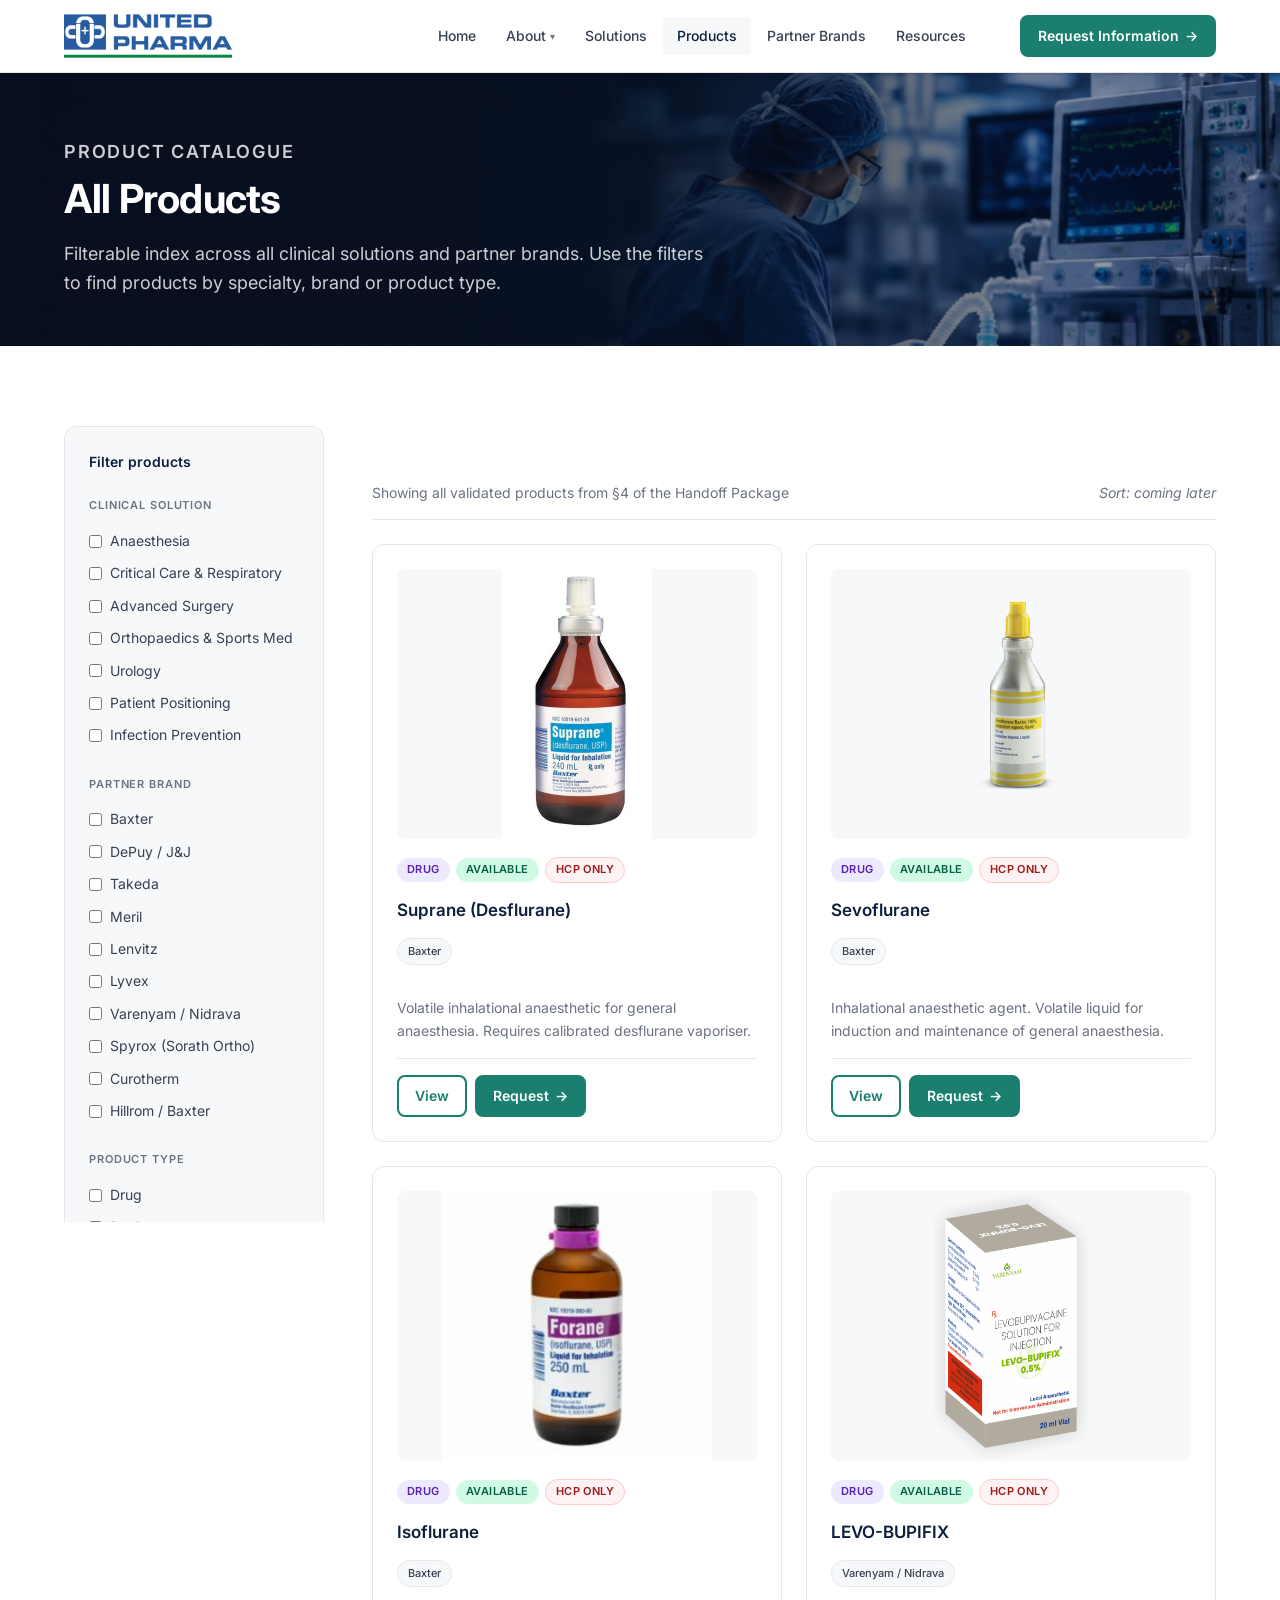
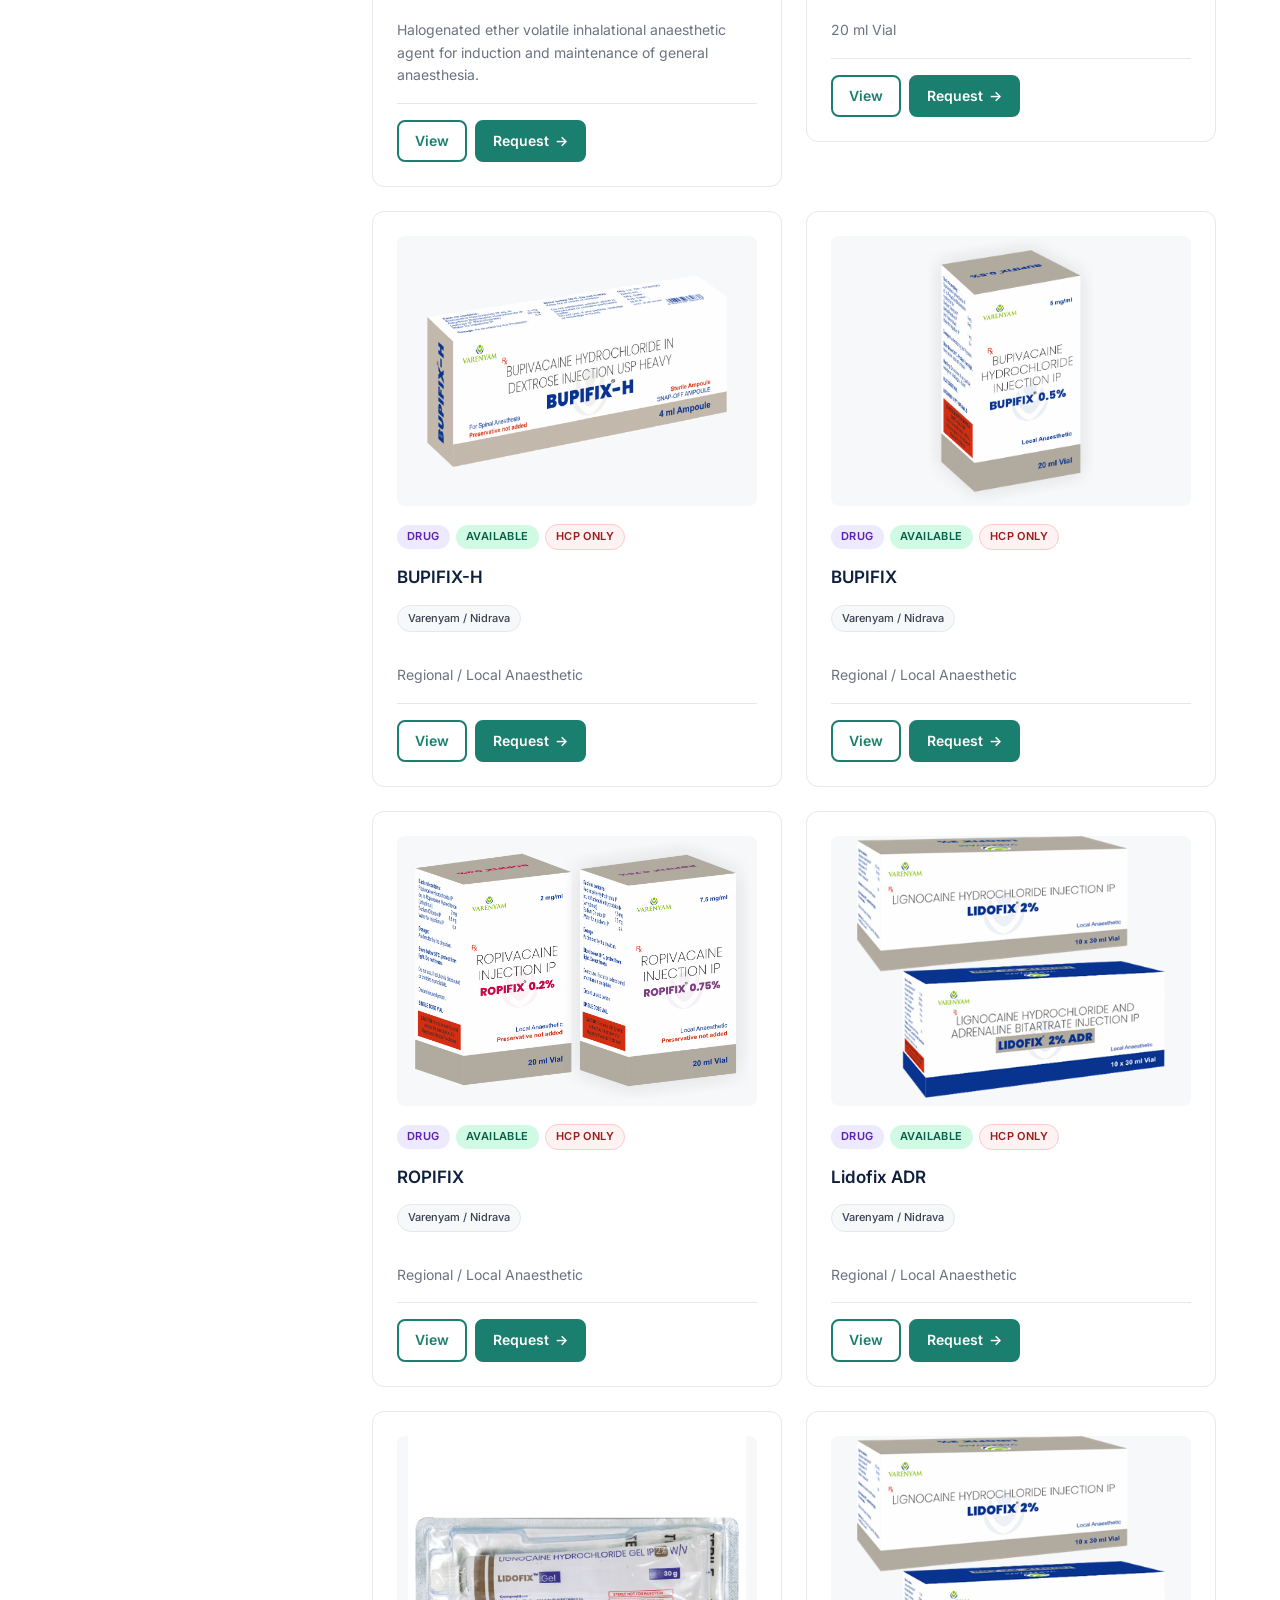
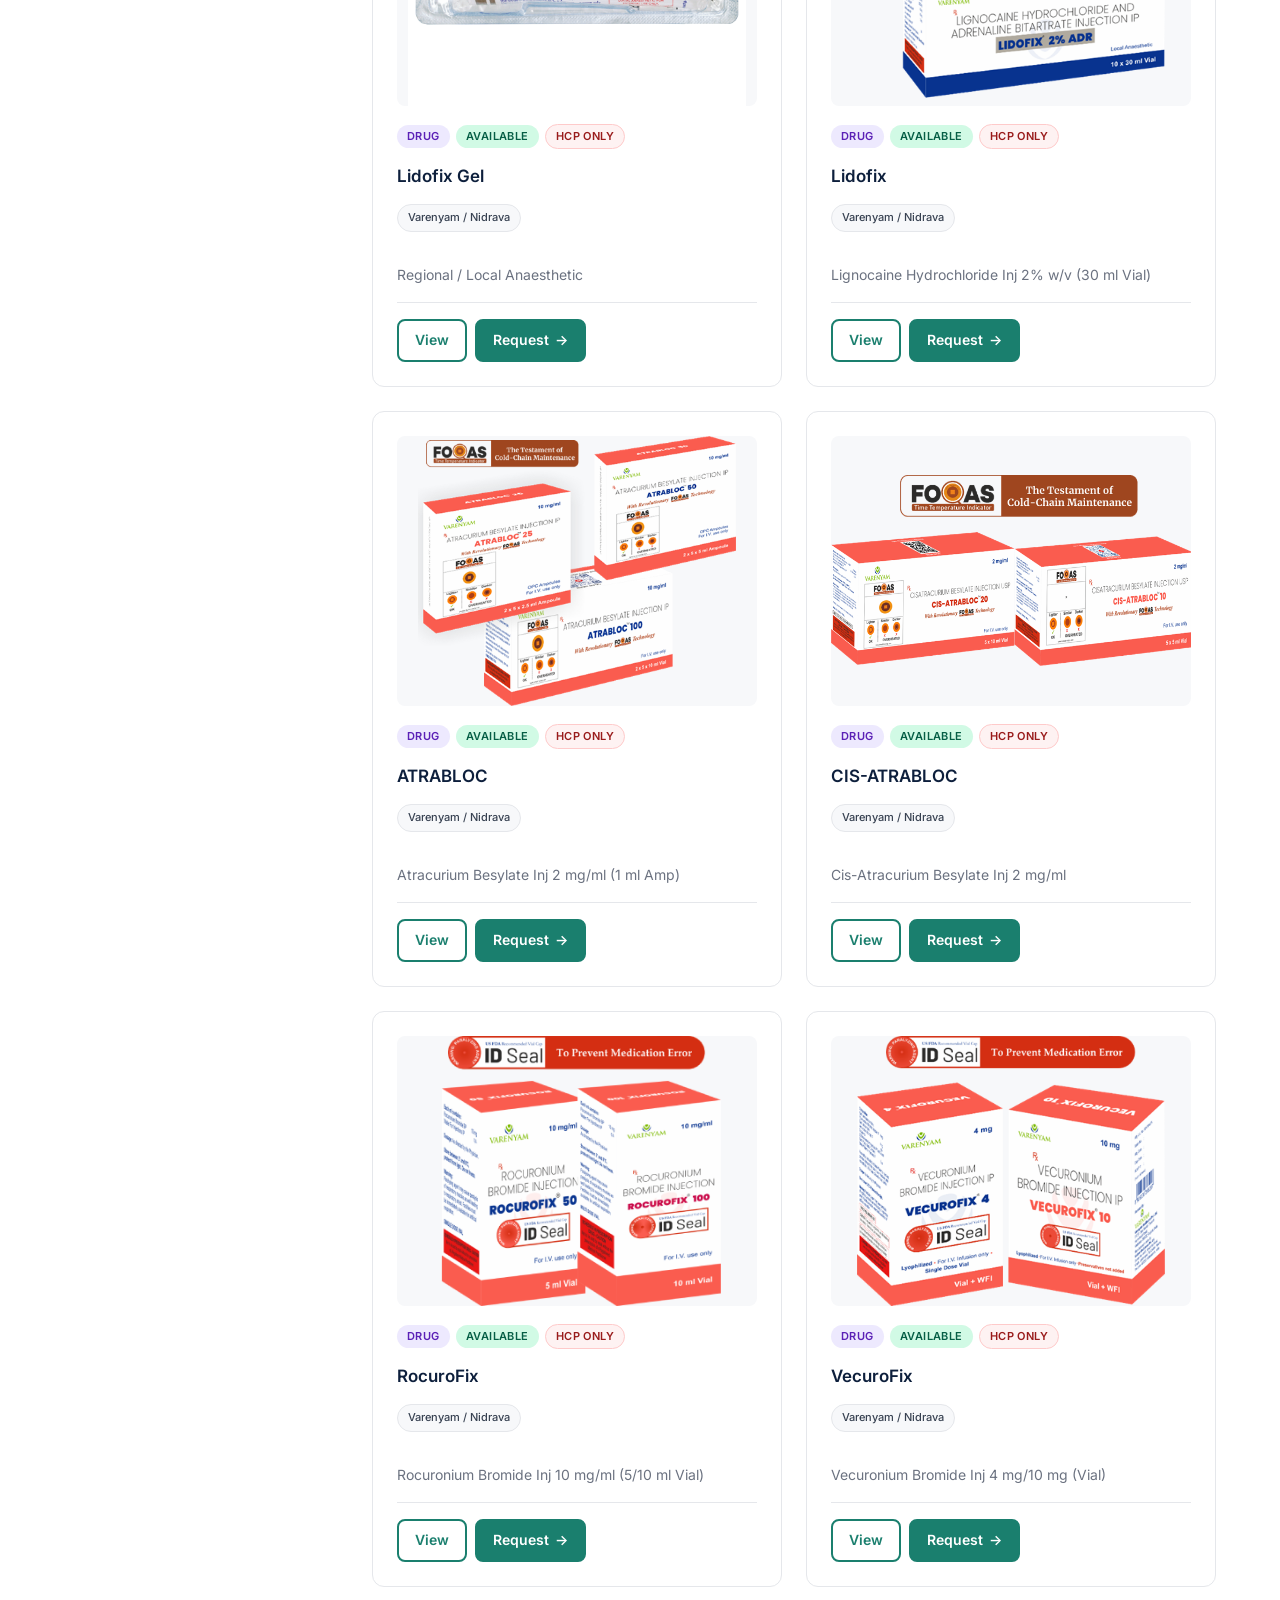
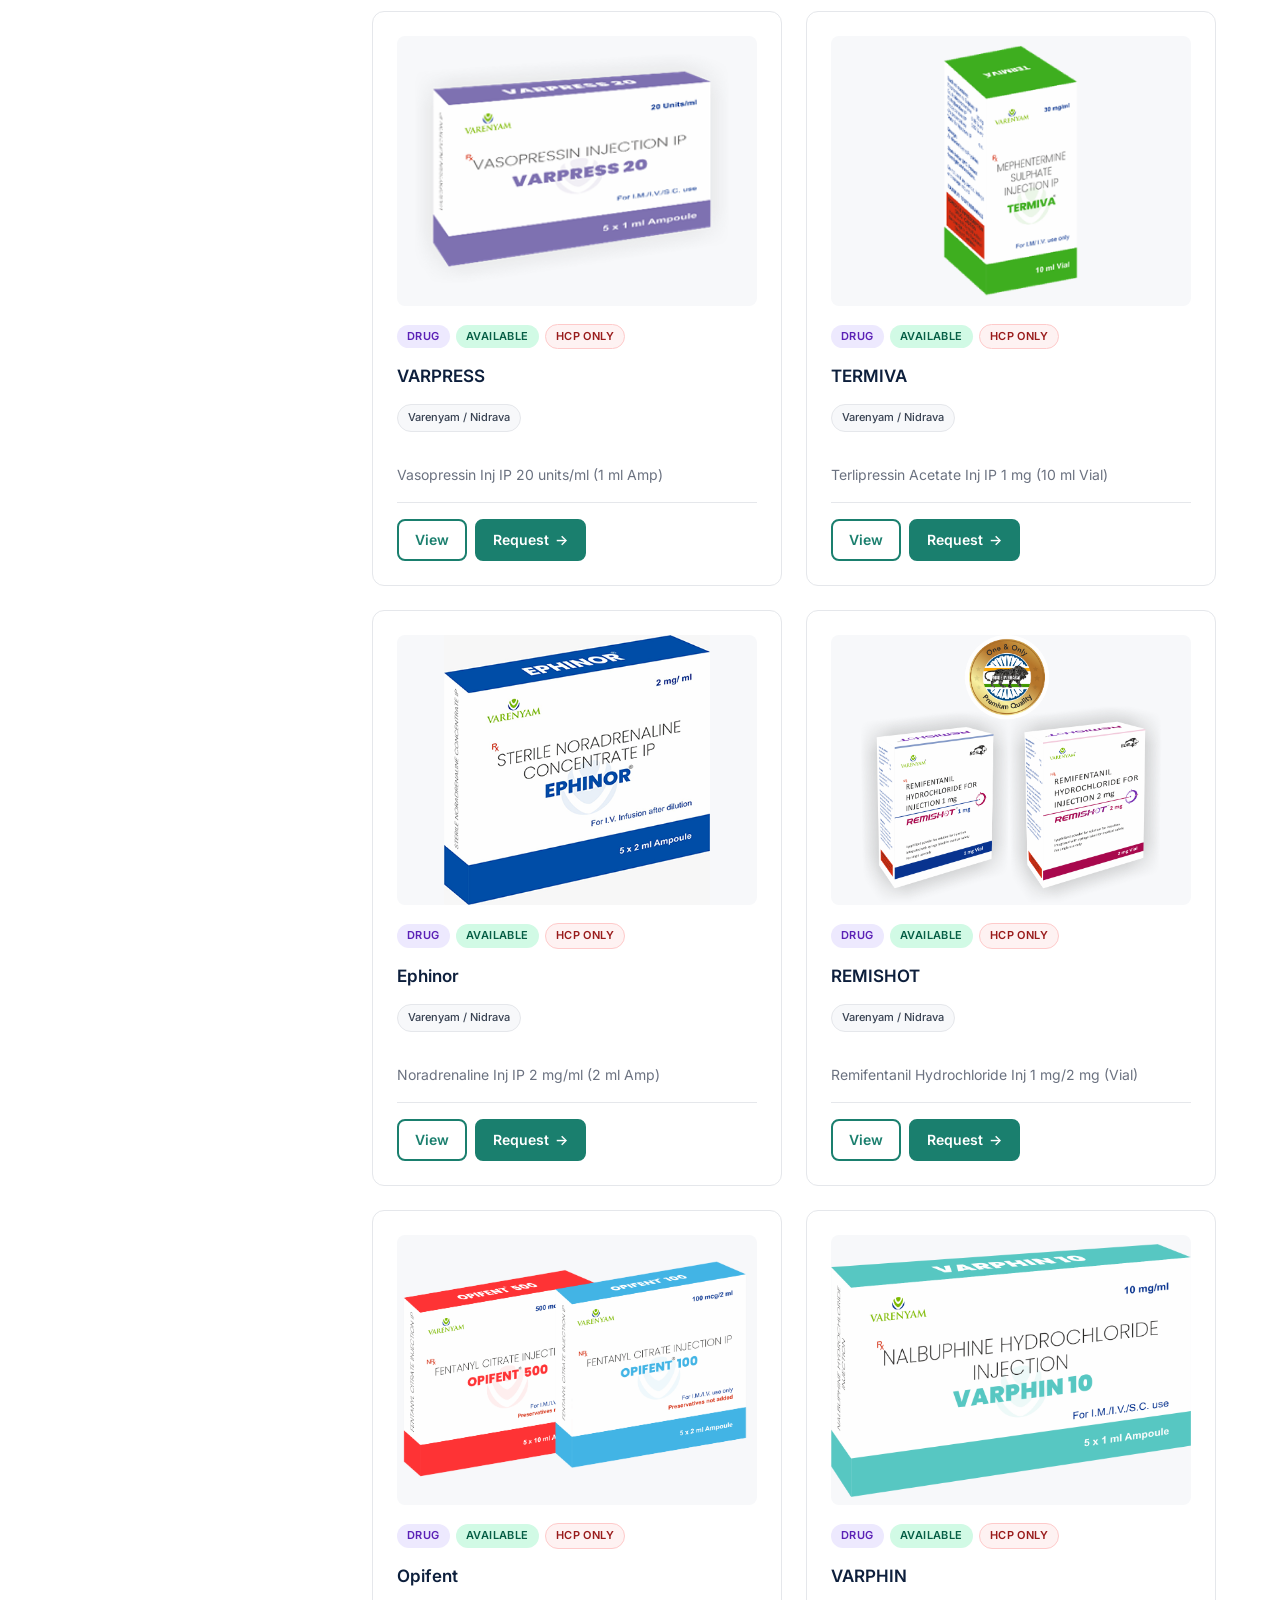
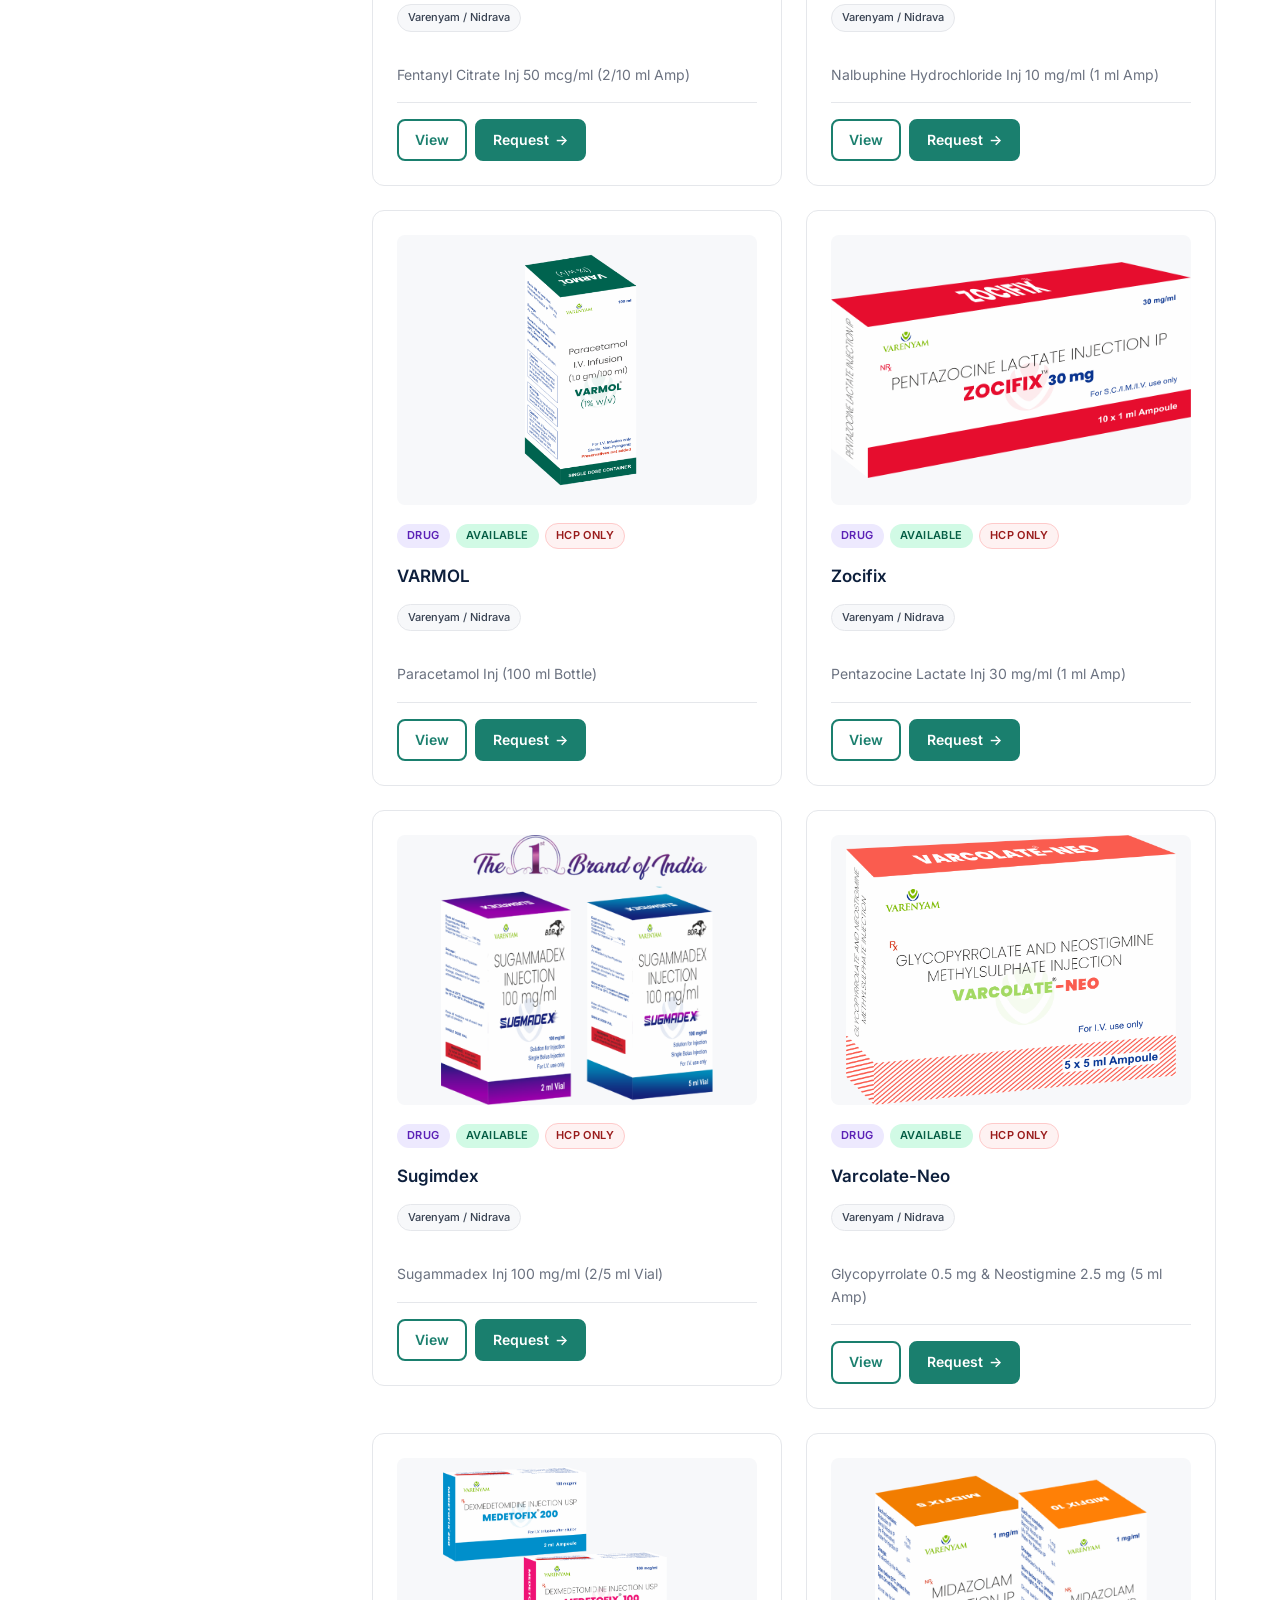
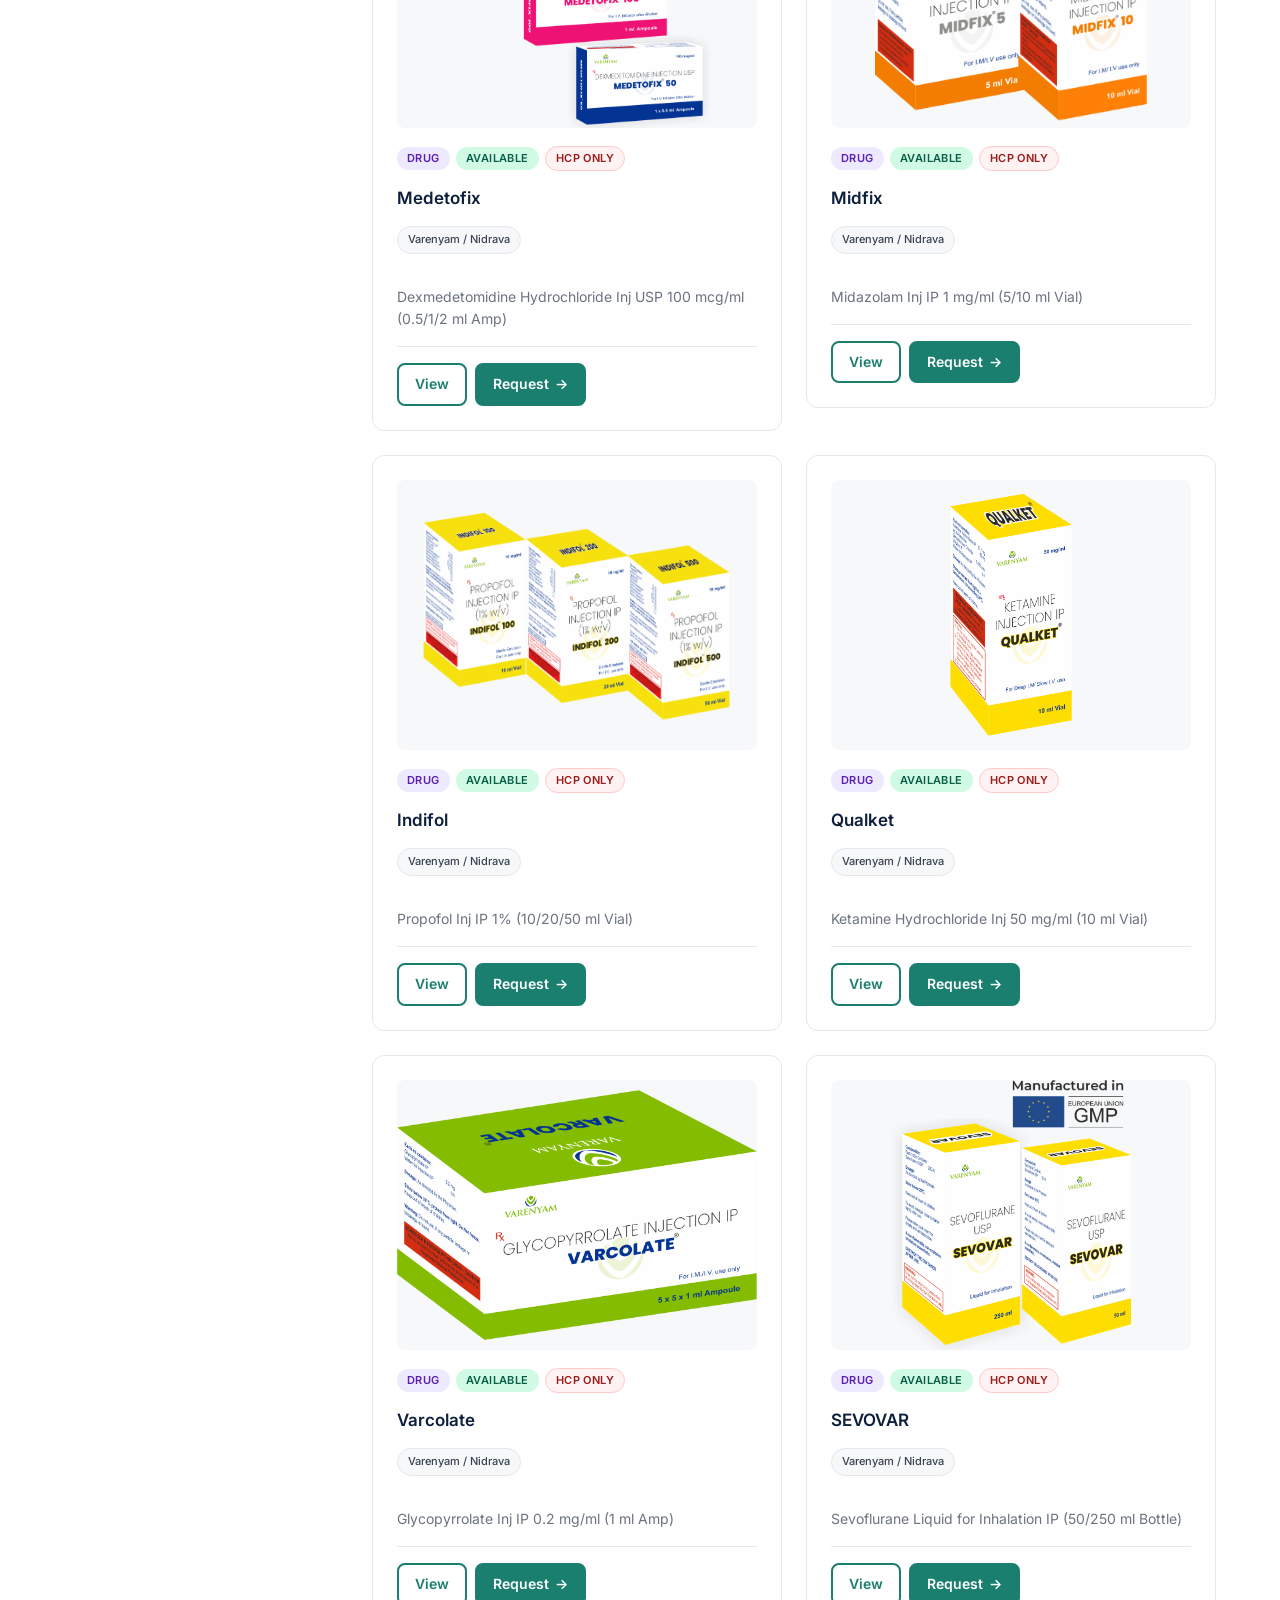
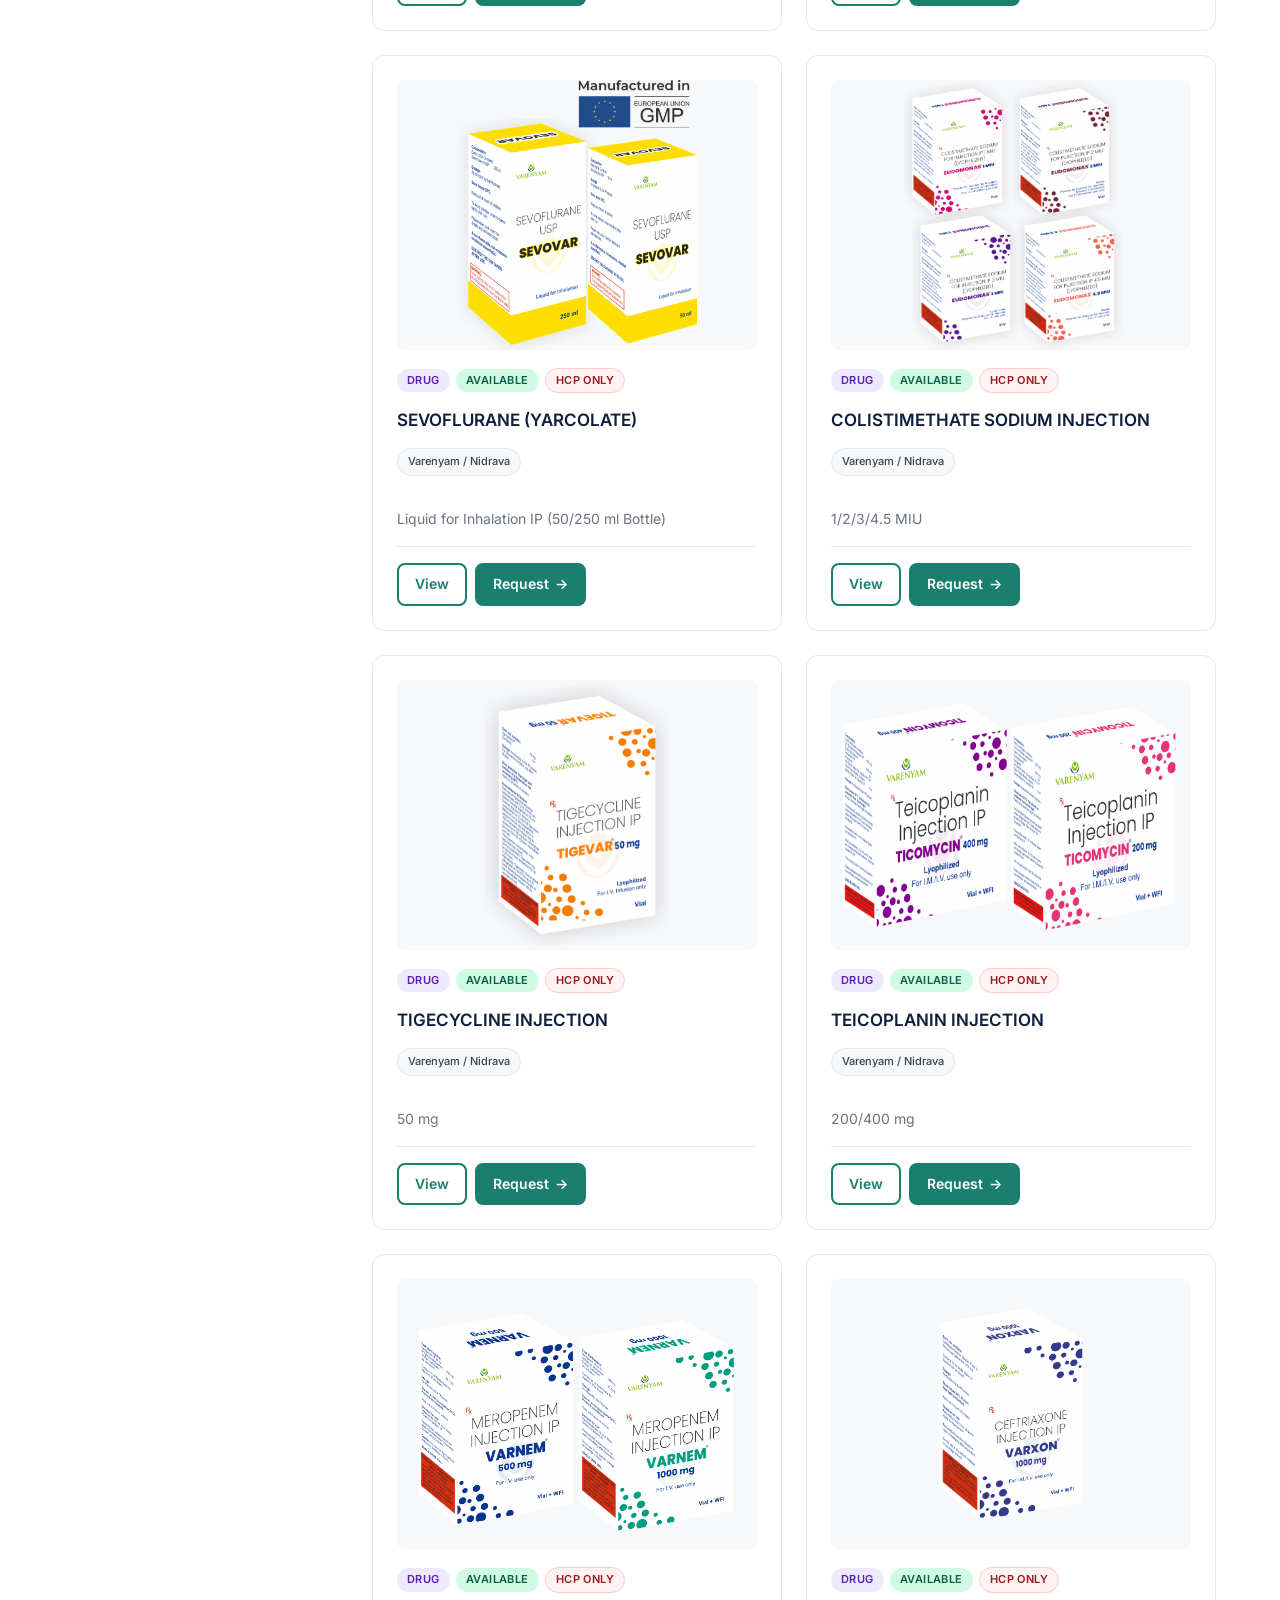
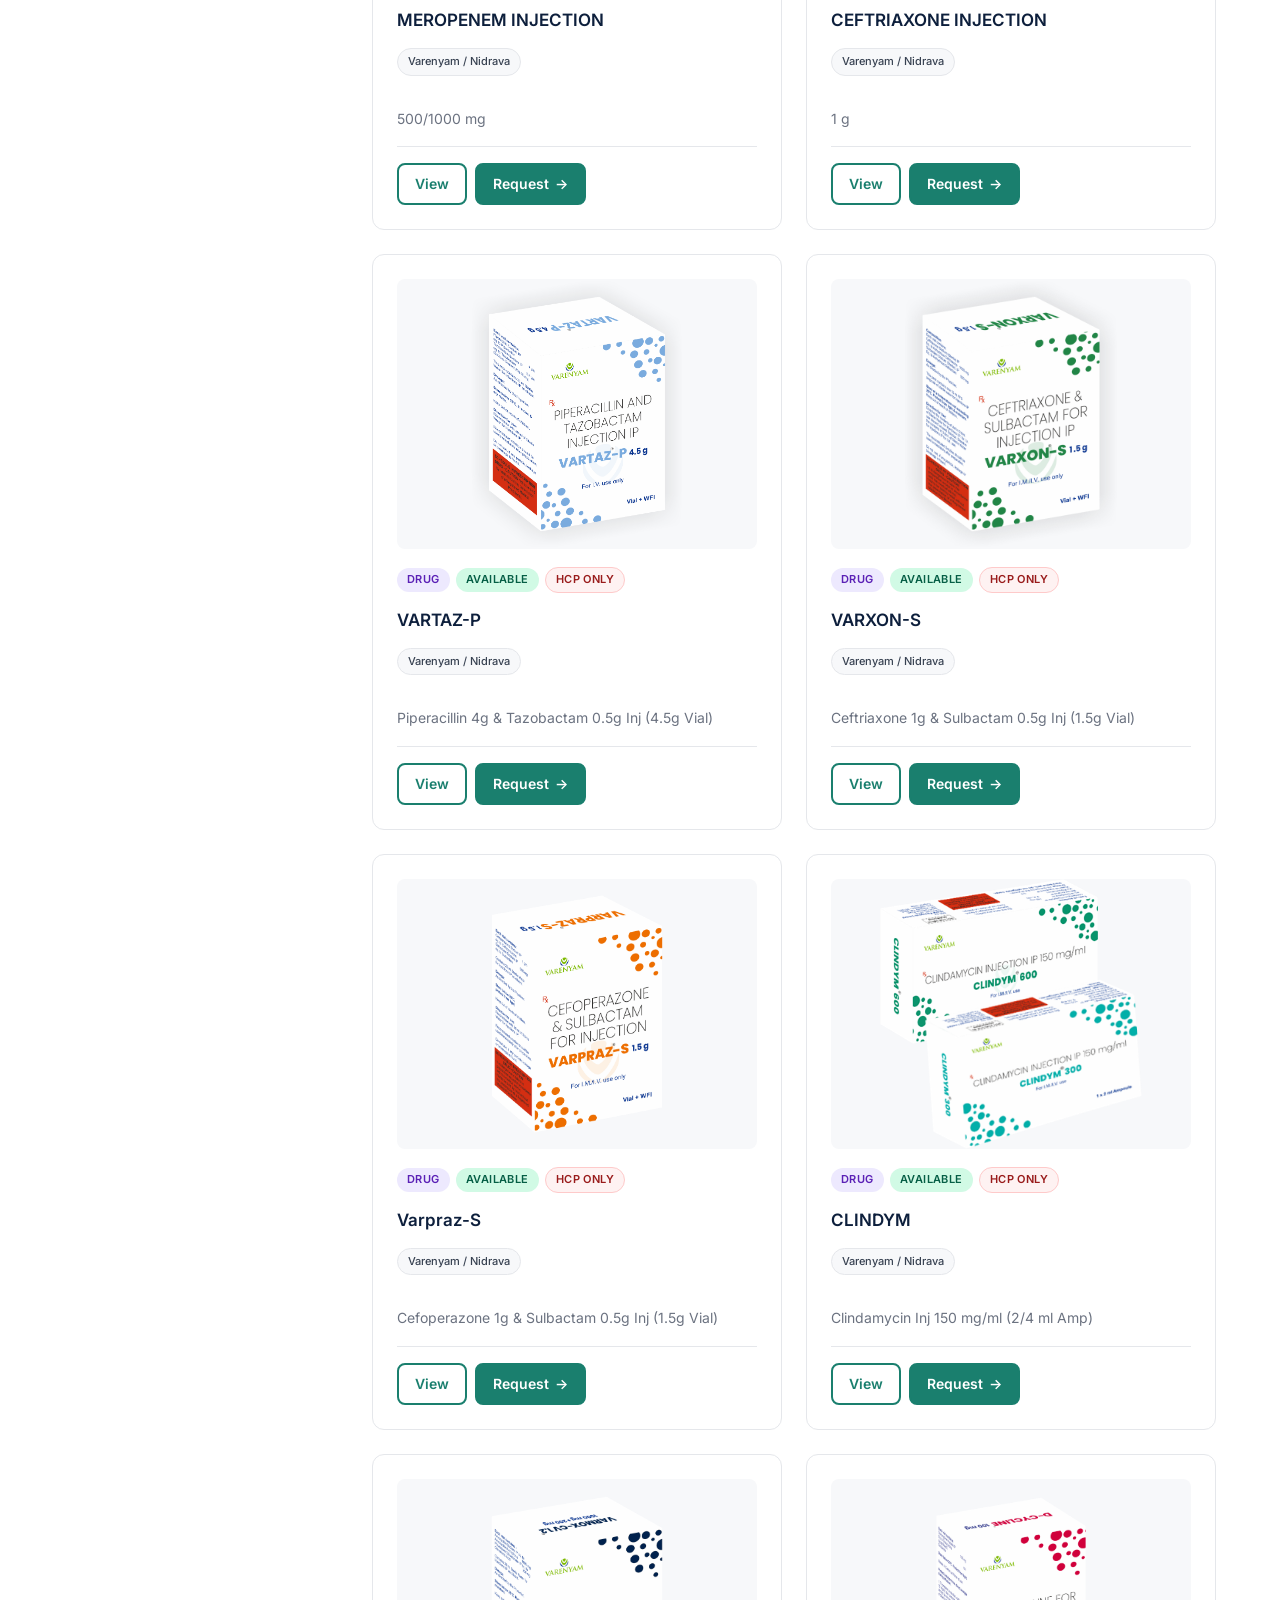
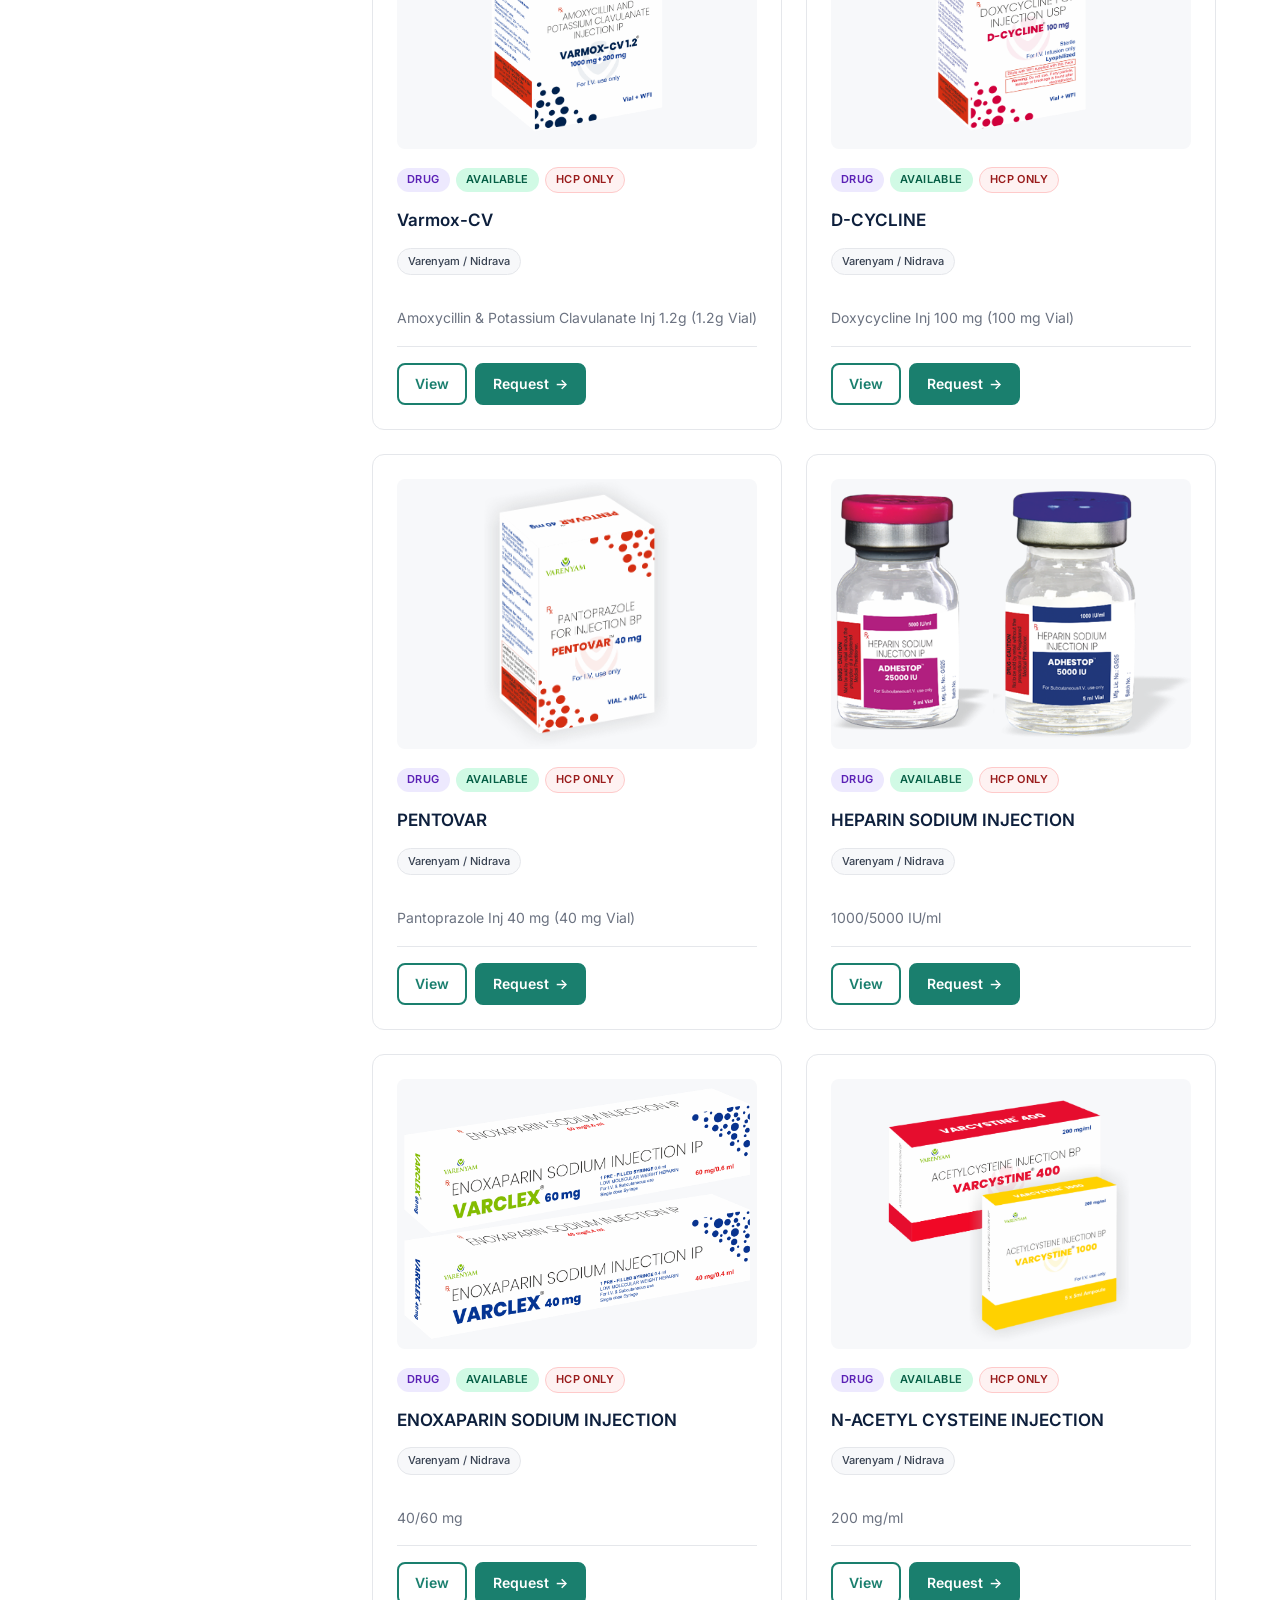
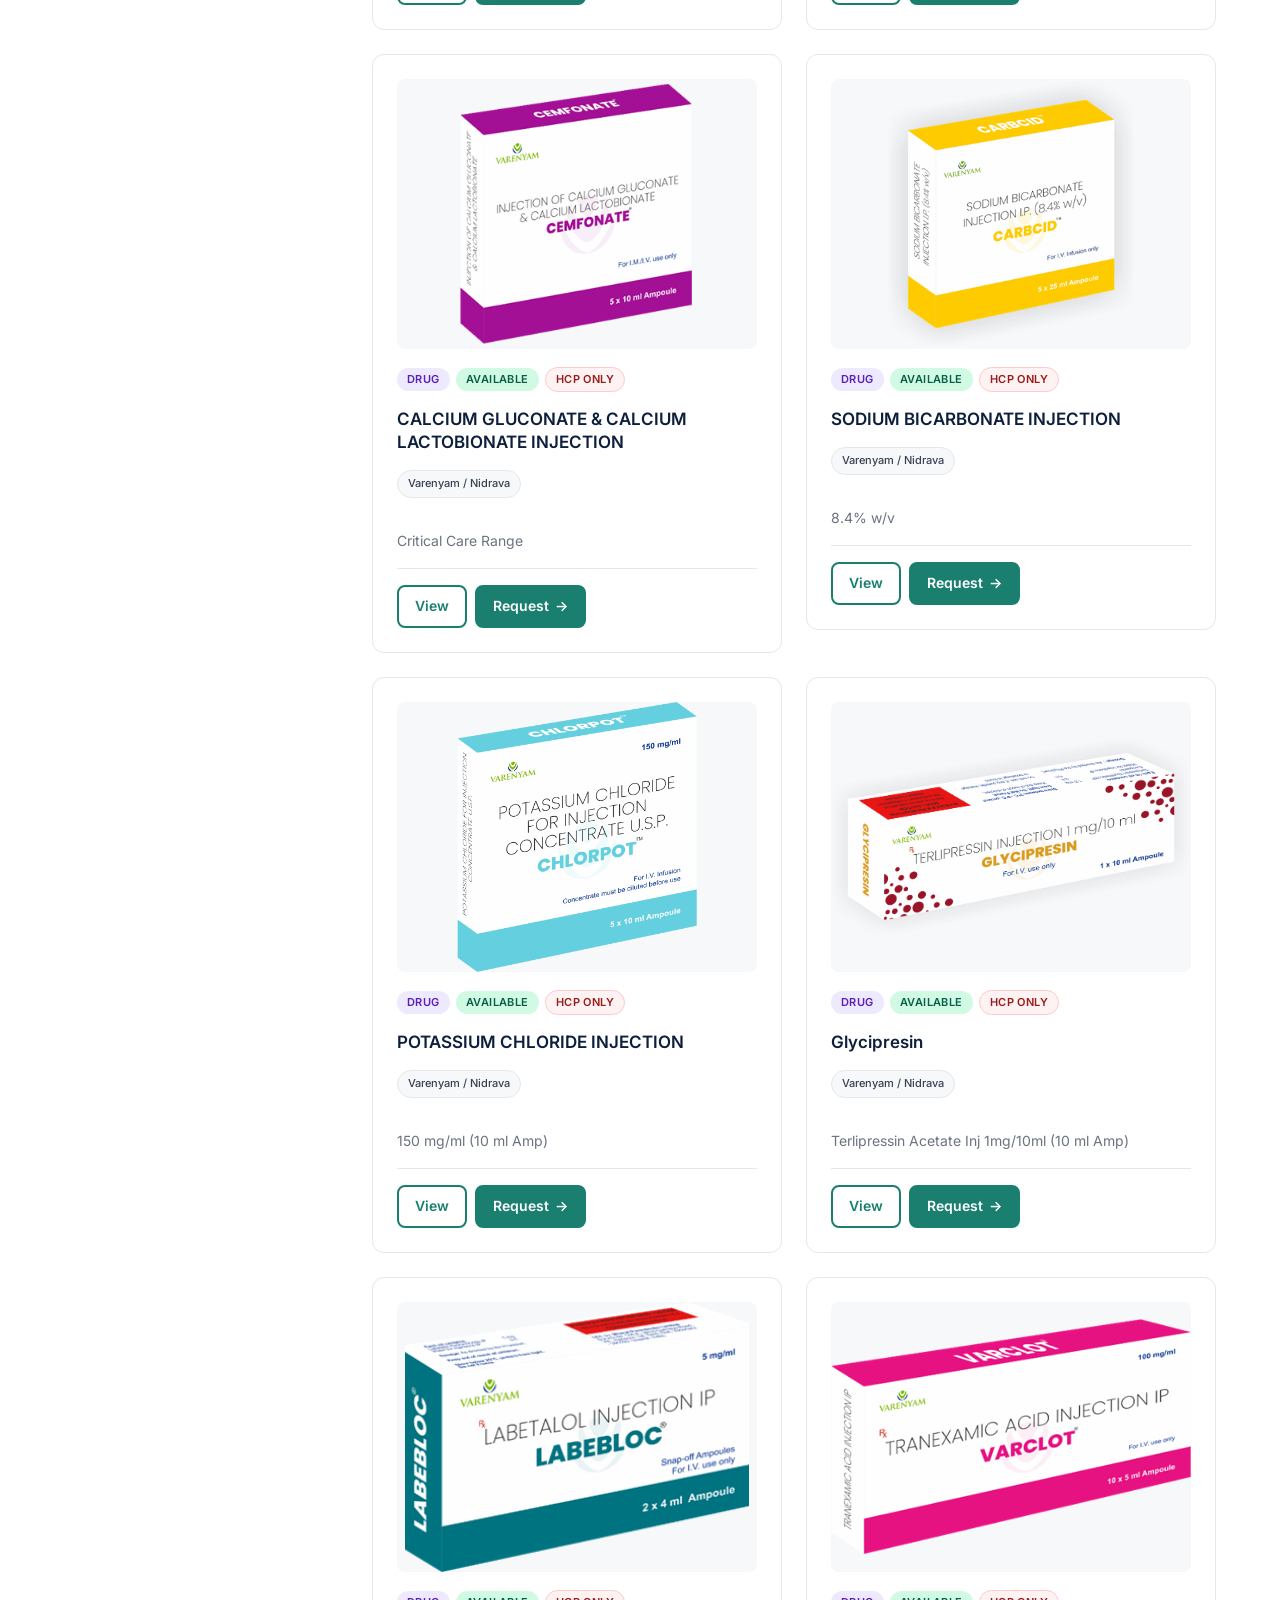
<file: products.html>
<!DOCTYPE html>
<html lang="en">
<head>
  <meta charset="UTF-8" />
  <meta name="viewport" content="width=device-width, initial-scale=1.0" />
  <title>All Products — United Pharma</title>
  <meta name="description" content="Browse the full United Pharma product catalogue — filterable by clinical solution, partner brand and product type. Healthcare professionals only." />
  <link rel="stylesheet" href="assets/css/style.css" />
</head>
<body>

<!-- NAV -->
<header class="site-header" id="site-header">
  <div class="container">
    <nav class="nav-inner" aria-label="Main navigation">
      <a href="index.html" class="nav-logo" aria-label="United Pharma home">
        <img src="assets/images/united-pharma-logo.png" alt="United Pharma - Healthcare Solutions" width="480" height="126">
      </a>
      <ul class="nav-links" role="list">
        <li class="nav-item"><a href="index.html" class="nav-link">Home</a></li>
        <li class="nav-item"><a href="about-our-story.html" class="nav-link">About <span class="chev">▾</span></a><div class="nav-drop"><a href="about-our-story.html">Our Story</a><a href="about-why-united-pharma.html">Why United Pharma</a><a href="about-hospitals-served.html">Hospitals Served</a></div></li>
        <li class="nav-item"><a href="index.html#solutions-overview" class="nav-link">Solutions</a></li>
        <li class="nav-item"><a href="products.html" class="nav-link active">Products</a></li>
        <li class="nav-item"><a href="partner-brands.html" class="nav-link">Partner Brands</a></li>
        <li class="nav-item"><a href="resources.html" class="nav-link">Resources</a></li>
      </ul>
      <div class="nav-cta"><a href="request-information.html" class="btn btn-primary btn-sm" id="nav-request-cta">Request Information <span class="arr">→</span></a></div>
      <button class="nav-toggle" id="nav-toggle" aria-label="Open menu" aria-expanded="false"><span></span><span></span><span></span></button>
    </nav>
  </div>
</header>

<!-- PAGE HERO -->
<section class="page-hero" id="products-hero">
  <div class="container">
    <p class="page-hero-eyebrow">Product Catalogue</p>
    <h1 class="h1">All Products</h1>
    <p>Filterable index across all clinical solutions and partner brands. Use the filters to find products by specialty, brand or product type.</p>
  </div>
</section>

<!-- PRODUCTS INDEX -->
<section class="section" id="products-index">
  <div class="container">
    <div class="sidebar-layout">

      <!-- FILTER SIDEBAR -->
      <aside class="filter-sidebar" aria-label="Product filters" id="filter-sidebar">
        <div class="filter-panel">
          <div style="font-size:14px; font-weight:600; color:var(--navy); margin-bottom:var(--s3);">Filter products</div>

          <!-- By Solution -->
          <div class="filter-group">
            <div class="filter-group-title">Clinical Solution</div>
            <label class="filter-opt"><input type="checkbox" data-group="solution" value="anaesthesia" id="f-anaesthesia"> Anaesthesia</label>
            <label class="filter-opt"><input type="checkbox" data-group="solution" value="critical-care" id="f-critical-care"> Critical Care &amp; Respiratory</label>
            <label class="filter-opt"><input type="checkbox" data-group="solution" value="advanced-surgery" id="f-adv-surgery"> Advanced Surgery</label>
            <label class="filter-opt"><input type="checkbox" data-group="solution" value="orthopaedics" id="f-orthopaedics"> Orthopaedics &amp; Sports Med</label>
            <label class="filter-opt"><input type="checkbox" data-group="solution" value="urology" id="f-urology"> Urology</label>
            <label class="filter-opt"><input type="checkbox" data-group="solution" value="patient-positioning" id="f-positioning"> Patient Positioning</label>
            <label class="filter-opt"><input type="checkbox" data-group="solution" value="infection-prevention" id="f-infection"> Infection Prevention</label>
          </div>

          <!-- By Brand -->
          <div class="filter-group">
            <div class="filter-group-title">Partner Brand</div>
            <label class="filter-opt"><input type="checkbox" data-group="brand" value="baxter" id="f-baxter"> Baxter</label>
            <label class="filter-opt"><input type="checkbox" data-group="brand" value="depuy" id="f-depuy"> DePuy / J&amp;J</label>
            <label class="filter-opt"><input type="checkbox" data-group="brand" value="takeda" id="f-takeda"> Takeda</label>
            <label class="filter-opt"><input type="checkbox" data-group="brand" value="meril" id="f-meril"> Meril</label>
            <label class="filter-opt"><input type="checkbox" data-group="brand" value="lenvitz" id="f-lenvitz"> Lenvitz</label>
            <label class="filter-opt"><input type="checkbox" data-group="brand" value="lyvex" id="f-lyvex"> Lyvex</label>
            <label class="filter-opt"><input type="checkbox" data-group="brand" value="varenyam" id="f-varenyam"> Varenyam / Nidrava</label>
            <label class="filter-opt"><input type="checkbox" data-group="brand" value="spyrox" id="f-spyrox"> Spyrox (Sorath Ortho)</label>
            <label class="filter-opt"><input type="checkbox" data-group="brand" value="curotherm" id="f-curotherm"> Curotherm</label>
            <label class="filter-opt"><input type="checkbox" data-group="brand" value="hillrom" id="f-hillrom"> Hillrom / Baxter</label>
          </div>

          <!-- By Product Type -->
          <div class="filter-group">
            <div class="filter-group-title">Product Type</div>
            <label class="filter-opt"><input type="checkbox" data-group="type" value="drug" id="f-drug"> Drug</label>
            <label class="filter-opt"><input type="checkbox" data-group="type" value="device" id="f-device"> Device</label>
            <label class="filter-opt"><input type="checkbox" data-group="type" value="implant" id="f-implant"> Implant</label>
            <label class="filter-opt"><input type="checkbox" data-group="type" value="disposable" id="f-disposable"> Disposable</label>
            <label class="filter-opt"><input type="checkbox" data-group="type" value="equipment" id="f-equipment"> Capital Equipment</label>
            <label class="filter-opt"><input type="checkbox" data-group="type" value="instrument" id="f-instrument"> Instrument</label>
          </div>

          <button onclick="document.querySelectorAll('.filter-opt input').forEach(function(i){i.checked=false;}); document.querySelectorAll('[data-solution]').forEach(function(c){c.style.display='';}); document.getElementById('active-chips').innerHTML='';"
                  class="btn btn-ghost btn-sm btn-full" style="margin-top:var(--s1);" id="clear-filters-btn">Clear all filters</button>
        </div>
      </aside>

      <!-- PRODUCT GRID -->
      <div>
        <!-- Active filter chips -->
        <div class="active-filters" id="active-chips" aria-live="polite"></div>

        <!-- Result count / sort (placeholder) -->
        <div class="flex-between mb-3" style="border-bottom:1px solid var(--border-light); padding-bottom:var(--s2);">
          <p class="sm text-muted">Showing all validated products from §4 of the Handoff Package</p>
          <p class="sm text-muted" style="font-style:italic;">Sort: coming later</p>
        </div>

        <div class="grid-auto">

          <!-- ANAESTHESIA -->
          <div data-solution="anaesthesia" data-brand="baxter" data-type="drug">
            <div class="card card-product"><div class="p-meta"><span class="badge b-drug">Drug</span><span class="badge b-available">Available</span><span class="badge b-hcp">HCP Only</span></div><h3>Suprane (Desflurane)</h3><div class="b-chip" style="width:fit-content;font-size:11px;">Baxter</div><p>Volatile inhalational anaesthetic for general anaesthesia. Requires calibrated desflurane vaporiser.</p><div class="p-actions"><a href="product-detail.html?id=suprane-desflurane" class="btn btn-outline btn-sm" id="p-suprane-view">View</a><a href="request-information.html?product=Suprane+%28Desflurane%29" class="btn btn-primary btn-sm" id="p-suprane-req">Request <span class="arr">→</span></a></div></div>
          </div>

          <div data-solution="anaesthesia" data-brand="baxter" data-type="drug">
            <div class="card card-product"><div class="p-meta"><span class="badge b-drug">Drug</span><span class="badge b-available">Available</span><span class="badge b-hcp">HCP Only</span></div><h3>Sevoflurane</h3><div class="b-chip" style="width:fit-content;font-size:11px;">Baxter</div><p>Inhalational anaesthetic agent. Volatile liquid for induction and maintenance of general anaesthesia.</p><div class="p-actions"><a href="product-detail.html?id=sevoflurane-baxter" class="btn btn-outline btn-sm">View</a><a href="request-information.html?product=Sevoflurane+-+Baxter" class="btn btn-primary btn-sm">Request <span class="arr">→</span></a></div></div>
          </div>

          <div data-solution="anaesthesia" data-brand="baxter" data-type="drug">
            <div class="card card-product"><div class="p-meta"><span class="badge b-drug">Drug</span><span class="badge b-available">Available</span><span class="badge b-hcp">HCP Only</span></div><h3>Isoflurane</h3><div class="b-chip" style="width:fit-content;font-size:11px;">Baxter</div><p>Halogenated ether volatile inhalational anaesthetic agent for induction and maintenance of general anaesthesia.</p><div class="p-actions"><a href="product-detail.html?id=isoflurane-baxter" class="btn btn-outline btn-sm">View</a><a href="request-information.html?product=Isoflurane+-+Baxter" class="btn btn-primary btn-sm">Request <span class="arr">→</span></a></div></div>
          </div>

          <div data-solution="anaesthesia" data-brand="varenyam" data-type="drug">
            <div class="card card-product"><div class="p-meta"><span class="badge b-drug">Drug</span><span class="badge b-available">Available</span><span class="badge b-hcp">HCP Only</span></div><h3>LEVO-BUPIFIX</h3><div class="b-chip" style="width:fit-content;font-size:11px;">Varenyam / Nidrava</div><p>20 ml Vial</p><div class="p-actions"><a href="product-detail.html?id=levo-bupifix" class="btn btn-outline btn-sm">View</a><a href="request-information.html?product=LEVO-BUPIFIX" class="btn btn-primary btn-sm">Request <span class="arr">→</span></a></div></div>
          </div>

          <div data-solution="anaesthesia" data-brand="varenyam" data-type="drug">
            <div class="card card-product"><div class="p-meta"><span class="badge b-drug">Drug</span><span class="badge b-available">Available</span><span class="badge b-hcp">HCP Only</span></div><h3>BUPIFIX-H</h3><div class="b-chip" style="width:fit-content;font-size:11px;">Varenyam / Nidrava</div><p>Regional / Local Anaesthetic</p><div class="p-actions"><a href="product-detail.html?id=bupifix-h" class="btn btn-outline btn-sm">View</a><a href="request-information.html?product=BUPIFIX-H" class="btn btn-primary btn-sm">Request <span class="arr">→</span></a></div></div>
          </div>

          <div data-solution="anaesthesia" data-brand="varenyam" data-type="drug">
            <div class="card card-product"><div class="p-meta"><span class="badge b-drug">Drug</span><span class="badge b-available">Available</span><span class="badge b-hcp">HCP Only</span></div><h3>BUPIFIX</h3><div class="b-chip" style="width:fit-content;font-size:11px;">Varenyam / Nidrava</div><p>Regional / Local Anaesthetic</p><div class="p-actions"><a href="product-detail.html?id=bupifix" class="btn btn-outline btn-sm">View</a><a href="request-information.html?product=BUPIFIX" class="btn btn-primary btn-sm">Request <span class="arr">→</span></a></div></div>
          </div>

          <div data-solution="anaesthesia" data-brand="varenyam" data-type="drug">
            <div class="card card-product"><div class="p-meta"><span class="badge b-drug">Drug</span><span class="badge b-available">Available</span><span class="badge b-hcp">HCP Only</span></div><h3>ROPIFIX</h3><div class="b-chip" style="width:fit-content;font-size:11px;">Varenyam / Nidrava</div><p>Regional / Local Anaesthetic</p><div class="p-actions"><a href="product-detail.html?id=ropifix" class="btn btn-outline btn-sm">View</a><a href="request-information.html?product=ROPIFIX" class="btn btn-primary btn-sm">Request <span class="arr">→</span></a></div></div>
          </div>

          <div data-solution="anaesthesia" data-brand="varenyam" data-type="drug">
            <div class="card card-product"><div class="p-meta"><span class="badge b-drug">Drug</span><span class="badge b-available">Available</span><span class="badge b-hcp">HCP Only</span></div><h3>Lidofix ADR</h3><div class="b-chip" style="width:fit-content;font-size:11px;">Varenyam / Nidrava</div><p>Regional / Local Anaesthetic</p><div class="p-actions"><a href="product-detail.html?id=lidofix-adr" class="btn btn-outline btn-sm">View</a><a href="request-information.html?product=Lidofix+ADR" class="btn btn-primary btn-sm">Request <span class="arr">→</span></a></div></div>
          </div>

          <div data-solution="anaesthesia" data-brand="varenyam" data-type="drug">
            <div class="card card-product"><div class="p-meta"><span class="badge b-drug">Drug</span><span class="badge b-available">Available</span><span class="badge b-hcp">HCP Only</span></div><h3>Lidofix Gel</h3><div class="b-chip" style="width:fit-content;font-size:11px;">Varenyam / Nidrava</div><p>Regional / Local Anaesthetic</p><div class="p-actions"><a href="product-detail.html?id=lidofix-gel" class="btn btn-outline btn-sm">View</a><a href="request-information.html?product=Lidofix+Gel" class="btn btn-primary btn-sm">Request <span class="arr">→</span></a></div></div>
          </div>

          <div data-solution="anaesthesia" data-brand="varenyam" data-type="drug">
            <div class="card card-product"><div class="p-meta"><span class="badge b-drug">Drug</span><span class="badge b-available">Available</span><span class="badge b-hcp">HCP Only</span></div><h3>Lidofix</h3><div class="b-chip" style="width:fit-content;font-size:11px;">Varenyam / Nidrava</div><p>Lignocaine Hydrochloride Inj 2% w/v (30 ml Vial)</p><div class="p-actions"><a href="product-detail.html?id=lidofix" class="btn btn-outline btn-sm">View</a><a href="request-information.html?product=Lidofix" class="btn btn-primary btn-sm">Request <span class="arr">→</span></a></div></div>
          </div>

          <div data-solution="anaesthesia" data-brand="varenyam" data-type="drug">
            <div class="card card-product"><div class="p-meta"><span class="badge b-drug">Drug</span><span class="badge b-available">Available</span><span class="badge b-hcp">HCP Only</span></div><h3>ATRABLOC</h3><div class="b-chip" style="width:fit-content;font-size:11px;">Varenyam / Nidrava</div><p>Atracurium Besylate Inj 2 mg/ml (1 ml Amp)</p><div class="p-actions"><a href="product-detail.html?id=atrabloc" class="btn btn-outline btn-sm">View</a><a href="request-information.html?product=ATRABLOC" class="btn btn-primary btn-sm">Request <span class="arr">→</span></a></div></div>
          </div>

          <div data-solution="anaesthesia" data-brand="varenyam" data-type="drug">
            <div class="card card-product"><div class="p-meta"><span class="badge b-drug">Drug</span><span class="badge b-available">Available</span><span class="badge b-hcp">HCP Only</span></div><h3>CIS-ATRABLOC</h3><div class="b-chip" style="width:fit-content;font-size:11px;">Varenyam / Nidrava</div><p>Cis-Atracurium Besylate Inj 2 mg/ml</p><div class="p-actions"><a href="product-detail.html?id=cis-atrabloc" class="btn btn-outline btn-sm">View</a><a href="request-information.html?product=CIS-ATRABLOC" class="btn btn-primary btn-sm">Request <span class="arr">→</span></a></div></div>
          </div>

          <div data-solution="anaesthesia" data-brand="varenyam" data-type="drug">
            <div class="card card-product"><div class="p-meta"><span class="badge b-drug">Drug</span><span class="badge b-available">Available</span><span class="badge b-hcp">HCP Only</span></div><h3>RocuroFix</h3><div class="b-chip" style="width:fit-content;font-size:11px;">Varenyam / Nidrava</div><p>Rocuronium Bromide Inj 10 mg/ml (5/10 ml Vial)</p><div class="p-actions"><a href="product-detail.html?id=rocurofix" class="btn btn-outline btn-sm">View</a><a href="request-information.html?product=RocuroFix" class="btn btn-primary btn-sm">Request <span class="arr">→</span></a></div></div>
          </div>

          <div data-solution="anaesthesia" data-brand="varenyam" data-type="drug">
            <div class="card card-product"><div class="p-meta"><span class="badge b-drug">Drug</span><span class="badge b-available">Available</span><span class="badge b-hcp">HCP Only</span></div><h3>VecuroFix</h3><div class="b-chip" style="width:fit-content;font-size:11px;">Varenyam / Nidrava</div><p>Vecuronium Bromide Inj 4 mg/10 mg (Vial)</p><div class="p-actions"><a href="product-detail.html?id=vecurofix" class="btn btn-outline btn-sm">View</a><a href="request-information.html?product=VecuroFix" class="btn btn-primary btn-sm">Request <span class="arr">→</span></a></div></div>
          </div>

          <div data-solution="anaesthesia" data-brand="varenyam" data-type="drug">
            <div class="card card-product"><div class="p-meta"><span class="badge b-drug">Drug</span><span class="badge b-available">Available</span><span class="badge b-hcp">HCP Only</span></div><h3>VARPRESS</h3><div class="b-chip" style="width:fit-content;font-size:11px;">Varenyam / Nidrava</div><p>Vasopressin Inj IP 20 units/ml (1 ml Amp)</p><div class="p-actions"><a href="product-detail.html?id=varpress" class="btn btn-outline btn-sm">View</a><a href="request-information.html?product=VARPRESS" class="btn btn-primary btn-sm">Request <span class="arr">→</span></a></div></div>
          </div>

          <div data-solution="anaesthesia" data-brand="varenyam" data-type="drug">
            <div class="card card-product"><div class="p-meta"><span class="badge b-drug">Drug</span><span class="badge b-available">Available</span><span class="badge b-hcp">HCP Only</span></div><h3>TERMIVA</h3><div class="b-chip" style="width:fit-content;font-size:11px;">Varenyam / Nidrava</div><p>Terlipressin Acetate Inj IP 1 mg (10 ml Vial)</p><div class="p-actions"><a href="product-detail.html?id=termiva" class="btn btn-outline btn-sm">View</a><a href="request-information.html?product=TERMIVA" class="btn btn-primary btn-sm">Request <span class="arr">→</span></a></div></div>
          </div>

          <div data-solution="anaesthesia" data-brand="varenyam" data-type="drug">
            <div class="card card-product"><div class="p-meta"><span class="badge b-drug">Drug</span><span class="badge b-available">Available</span><span class="badge b-hcp">HCP Only</span></div><h3>Ephinor</h3><div class="b-chip" style="width:fit-content;font-size:11px;">Varenyam / Nidrava</div><p>Noradrenaline Inj IP 2 mg/ml (2 ml Amp)</p><div class="p-actions"><a href="product-detail.html?id=ephinor" class="btn btn-outline btn-sm">View</a><a href="request-information.html?product=Ephinor" class="btn btn-primary btn-sm">Request <span class="arr">→</span></a></div></div>
          </div>

          <div data-solution="anaesthesia" data-brand="varenyam" data-type="drug">
            <div class="card card-product"><div class="p-meta"><span class="badge b-drug">Drug</span><span class="badge b-available">Available</span><span class="badge b-hcp">HCP Only</span></div><h3>REMISHOT</h3><div class="b-chip" style="width:fit-content;font-size:11px;">Varenyam / Nidrava</div><p>Remifentanil Hydrochloride Inj 1 mg/2 mg (Vial)</p><div class="p-actions"><a href="product-detail.html?id=remishot" class="btn btn-outline btn-sm">View</a><a href="request-information.html?product=REMISHOT" class="btn btn-primary btn-sm">Request <span class="arr">→</span></a></div></div>
          </div>

          <div data-solution="anaesthesia" data-brand="varenyam" data-type="drug">
            <div class="card card-product"><div class="p-meta"><span class="badge b-drug">Drug</span><span class="badge b-available">Available</span><span class="badge b-hcp">HCP Only</span></div><h3>Opifent</h3><div class="b-chip" style="width:fit-content;font-size:11px;">Varenyam / Nidrava</div><p>Fentanyl Citrate Inj 50 mcg/ml (2/10 ml Amp)</p><div class="p-actions"><a href="product-detail.html?id=opifent" class="btn btn-outline btn-sm">View</a><a href="request-information.html?product=Opifent" class="btn btn-primary btn-sm">Request <span class="arr">→</span></a></div></div>
          </div>

          <div data-solution="anaesthesia" data-brand="varenyam" data-type="drug">
            <div class="card card-product"><div class="p-meta"><span class="badge b-drug">Drug</span><span class="badge b-available">Available</span><span class="badge b-hcp">HCP Only</span></div><h3>VARPHIN</h3><div class="b-chip" style="width:fit-content;font-size:11px;">Varenyam / Nidrava</div><p>Nalbuphine Hydrochloride Inj 10 mg/ml (1 ml Amp)</p><div class="p-actions"><a href="product-detail.html?id=varphin" class="btn btn-outline btn-sm">View</a><a href="request-information.html?product=VARPHIN" class="btn btn-primary btn-sm">Request <span class="arr">→</span></a></div></div>
          </div>

          <div data-solution="anaesthesia" data-brand="varenyam" data-type="drug">
            <div class="card card-product"><div class="p-meta"><span class="badge b-drug">Drug</span><span class="badge b-available">Available</span><span class="badge b-hcp">HCP Only</span></div><h3>VARMOL</h3><div class="b-chip" style="width:fit-content;font-size:11px;">Varenyam / Nidrava</div><p>Paracetamol Inj (100 ml Bottle)</p><div class="p-actions"><a href="product-detail.html?id=varmol" class="btn btn-outline btn-sm">View</a><a href="request-information.html?product=VARMOL" class="btn btn-primary btn-sm">Request <span class="arr">→</span></a></div></div>
          </div>

          <div data-solution="anaesthesia" data-brand="varenyam" data-type="drug">
            <div class="card card-product"><div class="p-meta"><span class="badge b-drug">Drug</span><span class="badge b-available">Available</span><span class="badge b-hcp">HCP Only</span></div><h3>Zocifix</h3><div class="b-chip" style="width:fit-content;font-size:11px;">Varenyam / Nidrava</div><p>Pentazocine Lactate Inj 30 mg/ml (1 ml Amp)</p><div class="p-actions"><a href="product-detail.html?id=zocifix" class="btn btn-outline btn-sm">View</a><a href="request-information.html?product=Zocifix" class="btn btn-primary btn-sm">Request <span class="arr">→</span></a></div></div>
          </div>

          <div data-solution="anaesthesia" data-brand="varenyam" data-type="drug">
            <div class="card card-product"><div class="p-meta"><span class="badge b-drug">Drug</span><span class="badge b-available">Available</span><span class="badge b-hcp">HCP Only</span></div><h3>Sugimdex</h3><div class="b-chip" style="width:fit-content;font-size:11px;">Varenyam / Nidrava</div><p>Sugammadex Inj 100 mg/ml (2/5 ml Vial)</p><div class="p-actions"><a href="product-detail.html?id=sugimdex" class="btn btn-outline btn-sm">View</a><a href="request-information.html?product=Sugimdex" class="btn btn-primary btn-sm">Request <span class="arr">→</span></a></div></div>
          </div>

          <div data-solution="anaesthesia" data-brand="varenyam" data-type="drug">
            <div class="card card-product"><div class="p-meta"><span class="badge b-drug">Drug</span><span class="badge b-available">Available</span><span class="badge b-hcp">HCP Only</span></div><h3>Varcolate-Neo</h3><div class="b-chip" style="width:fit-content;font-size:11px;">Varenyam / Nidrava</div><p>Glycopyrrolate 0.5 mg & Neostigmine 2.5 mg (5 ml Amp)</p><div class="p-actions"><a href="product-detail.html?id=varcolate-neo" class="btn btn-outline btn-sm">View</a><a href="request-information.html?product=Varcolate-Neo" class="btn btn-primary btn-sm">Request <span class="arr">→</span></a></div></div>
          </div>

          <div data-solution="anaesthesia" data-brand="varenyam" data-type="drug">
            <div class="card card-product"><div class="p-meta"><span class="badge b-drug">Drug</span><span class="badge b-available">Available</span><span class="badge b-hcp">HCP Only</span></div><h3>Medetofix</h3><div class="b-chip" style="width:fit-content;font-size:11px;">Varenyam / Nidrava</div><p>Dexmedetomidine Hydrochloride Inj USP 100 mcg/ml (0.5/1/2 ml Amp)</p><div class="p-actions"><a href="product-detail.html?id=medetofix" class="btn btn-outline btn-sm">View</a><a href="request-information.html?product=Medetofix" class="btn btn-primary btn-sm">Request <span class="arr">→</span></a></div></div>
          </div>

          <div data-solution="anaesthesia" data-brand="varenyam" data-type="drug">
            <div class="card card-product"><div class="p-meta"><span class="badge b-drug">Drug</span><span class="badge b-available">Available</span><span class="badge b-hcp">HCP Only</span></div><h3>Midfix</h3><div class="b-chip" style="width:fit-content;font-size:11px;">Varenyam / Nidrava</div><p>Midazolam Inj IP 1 mg/ml (5/10 ml Vial)</p><div class="p-actions"><a href="product-detail.html?id=midfix" class="btn btn-outline btn-sm">View</a><a href="request-information.html?product=Midfix" class="btn btn-primary btn-sm">Request <span class="arr">→</span></a></div></div>
          </div>

          <div data-solution="anaesthesia" data-brand="varenyam" data-type="drug">
            <div class="card card-product"><div class="p-meta"><span class="badge b-drug">Drug</span><span class="badge b-available">Available</span><span class="badge b-hcp">HCP Only</span></div><h3>Indifol</h3><div class="b-chip" style="width:fit-content;font-size:11px;">Varenyam / Nidrava</div><p>Propofol Inj IP 1% (10/20/50 ml Vial)</p><div class="p-actions"><a href="product-detail.html?id=indifol" class="btn btn-outline btn-sm">View</a><a href="request-information.html?product=Indifol" class="btn btn-primary btn-sm">Request <span class="arr">→</span></a></div></div>
          </div>

          <div data-solution="anaesthesia" data-brand="varenyam" data-type="drug">
            <div class="card card-product"><div class="p-meta"><span class="badge b-drug">Drug</span><span class="badge b-available">Available</span><span class="badge b-hcp">HCP Only</span></div><h3>Qualket</h3><div class="b-chip" style="width:fit-content;font-size:11px;">Varenyam / Nidrava</div><p>Ketamine Hydrochloride Inj 50 mg/ml (10 ml Vial)</p><div class="p-actions"><a href="product-detail.html?id=qualket" class="btn btn-outline btn-sm">View</a><a href="request-information.html?product=Qualket" class="btn btn-primary btn-sm">Request <span class="arr">→</span></a></div></div>
          </div>

          <div data-solution="anaesthesia" data-brand="varenyam" data-type="drug">
            <div class="card card-product"><div class="p-meta"><span class="badge b-drug">Drug</span><span class="badge b-available">Available</span><span class="badge b-hcp">HCP Only</span></div><h3>Varcolate</h3><div class="b-chip" style="width:fit-content;font-size:11px;">Varenyam / Nidrava</div><p>Glycopyrrolate Inj IP 0.2 mg/ml (1 ml Amp)</p><div class="p-actions"><a href="product-detail.html?id=varcolate" class="btn btn-outline btn-sm">View</a><a href="request-information.html?product=Varcolate" class="btn btn-primary btn-sm">Request <span class="arr">→</span></a></div></div>
          </div>

          <div data-solution="anaesthesia" data-brand="varenyam" data-type="drug">
            <div class="card card-product"><div class="p-meta"><span class="badge b-drug">Drug</span><span class="badge b-available">Available</span><span class="badge b-hcp">HCP Only</span></div><h3>SEVOVAR</h3><div class="b-chip" style="width:fit-content;font-size:11px;">Varenyam / Nidrava</div><p>Sevoflurane Liquid for Inhalation IP (50/250 ml Bottle)</p><div class="p-actions"><a href="product-detail.html?id=sevovar" class="btn btn-outline btn-sm">View</a><a href="request-information.html?product=SEVOVAR" class="btn btn-primary btn-sm">Request <span class="arr">→</span></a></div></div>
          </div>

          <div data-solution="anaesthesia" data-brand="varenyam" data-type="drug">
            <div class="card card-product"><div class="p-meta"><span class="badge b-drug">Drug</span><span class="badge b-available">Available</span><span class="badge b-hcp">HCP Only</span></div><h3>SEVOFLURANE (YARCOLATE)</h3><div class="b-chip" style="width:fit-content;font-size:11px;">Varenyam / Nidrava</div><p>Liquid for Inhalation IP (50/250 ml Bottle)</p><div class="p-actions"><a href="product-detail.html?id=sevoflurane-yarcolate" class="btn btn-outline btn-sm">View</a><a href="request-information.html?product=SEVOFLURANE+(YARCOLATE)" class="btn btn-primary btn-sm">Request <span class="arr">→</span></a></div></div>
          </div>



          <!-- CRITICAL CARE -->
          <div data-solution="critical-care" data-brand="varenyam" data-type="drug">
            <div class="card card-product"><div class="p-meta"><span class="badge b-drug">Drug</span><span class="badge b-available">Available</span><span class="badge b-hcp">HCP Only</span></div><h3>COLISTIMETHATE SODIUM INJECTION</h3><div class="b-chip" style="width:fit-content;font-size:11px;">Varenyam / Nidrava</div><p>1/2/3/4.5 MIU</p><div class="p-actions"><a href="product-detail.html?id=colistimethate-sodium-injection" class="btn btn-outline btn-sm">View</a><a href="request-information.html?product=COLISTIMETHATE+SODIUM+INJECTION" class="btn btn-primary btn-sm">Request <span class="arr">→</span></a></div></div>
          </div>
          <div data-solution="critical-care" data-brand="varenyam" data-type="drug">
            <div class="card card-product"><div class="p-meta"><span class="badge b-drug">Drug</span><span class="badge b-available">Available</span><span class="badge b-hcp">HCP Only</span></div><h3>TIGECYCLINE INJECTION</h3><div class="b-chip" style="width:fit-content;font-size:11px;">Varenyam / Nidrava</div><p>50 mg</p><div class="p-actions"><a href="product-detail.html?id=tigecycline-injection" class="btn btn-outline btn-sm">View</a><a href="request-information.html?product=TIGECYCLINE+INJECTION" class="btn btn-primary btn-sm">Request <span class="arr">→</span></a></div></div>
          </div>
          <div data-solution="critical-care" data-brand="varenyam" data-type="drug">
            <div class="card card-product"><div class="p-meta"><span class="badge b-drug">Drug</span><span class="badge b-available">Available</span><span class="badge b-hcp">HCP Only</span></div><h3>TEICOPLANIN INJECTION</h3><div class="b-chip" style="width:fit-content;font-size:11px;">Varenyam / Nidrava</div><p>200/400 mg</p><div class="p-actions"><a href="product-detail.html?id=teicoplanin-injection" class="btn btn-outline btn-sm">View</a><a href="request-information.html?product=TEICOPLANIN+INJECTION" class="btn btn-primary btn-sm">Request <span class="arr">→</span></a></div></div>
          </div>
          <div data-solution="critical-care" data-brand="varenyam" data-type="drug">
            <div class="card card-product"><div class="p-meta"><span class="badge b-drug">Drug</span><span class="badge b-available">Available</span><span class="badge b-hcp">HCP Only</span></div><h3>MEROPENEM INJECTION</h3><div class="b-chip" style="width:fit-content;font-size:11px;">Varenyam / Nidrava</div><p>500/1000 mg</p><div class="p-actions"><a href="product-detail.html?id=meropenem-injection" class="btn btn-outline btn-sm">View</a><a href="request-information.html?product=MEROPENEM+INJECTION" class="btn btn-primary btn-sm">Request <span class="arr">→</span></a></div></div>
          </div>
          <div data-solution="critical-care" data-brand="varenyam" data-type="drug">
            <div class="card card-product"><div class="p-meta"><span class="badge b-drug">Drug</span><span class="badge b-available">Available</span><span class="badge b-hcp">HCP Only</span></div><h3>CEFTRIAXONE INJECTION</h3><div class="b-chip" style="width:fit-content;font-size:11px;">Varenyam / Nidrava</div><p>1 g</p><div class="p-actions"><a href="product-detail.html?id=ceftriaxone-injection" class="btn btn-outline btn-sm">View</a><a href="request-information.html?product=CEFTRIAXONE+INJECTION" class="btn btn-primary btn-sm">Request <span class="arr">→</span></a></div></div>
          </div>
          <div data-solution="critical-care" data-brand="varenyam" data-type="drug">
            <div class="card card-product"><div class="p-meta"><span class="badge b-drug">Drug</span><span class="badge b-available">Available</span><span class="badge b-hcp">HCP Only</span></div><h3>VARTAZ-P</h3><div class="b-chip" style="width:fit-content;font-size:11px;">Varenyam / Nidrava</div><p>Piperacillin 4g & Tazobactam 0.5g Inj (4.5g Vial)</p><div class="p-actions"><a href="product-detail.html?id=vartaz-p" class="btn btn-outline btn-sm">View</a><a href="request-information.html?product=VARTAZ-P" class="btn btn-primary btn-sm">Request <span class="arr">→</span></a></div></div>
          </div>
          <div data-solution="critical-care" data-brand="varenyam" data-type="drug">
            <div class="card card-product"><div class="p-meta"><span class="badge b-drug">Drug</span><span class="badge b-available">Available</span><span class="badge b-hcp">HCP Only</span></div><h3>VARXON-S</h3><div class="b-chip" style="width:fit-content;font-size:11px;">Varenyam / Nidrava</div><p>Ceftriaxone 1g & Sulbactam 0.5g Inj (1.5g Vial)</p><div class="p-actions"><a href="product-detail.html?id=varxon-s" class="btn btn-outline btn-sm">View</a><a href="request-information.html?product=VARXON-S" class="btn btn-primary btn-sm">Request <span class="arr">→</span></a></div></div>
          </div>
          <div data-solution="critical-care" data-brand="varenyam" data-type="drug">
            <div class="card card-product"><div class="p-meta"><span class="badge b-drug">Drug</span><span class="badge b-available">Available</span><span class="badge b-hcp">HCP Only</span></div><h3>Varpraz-S</h3><div class="b-chip" style="width:fit-content;font-size:11px;">Varenyam / Nidrava</div><p>Cefoperazone 1g & Sulbactam 0.5g Inj (1.5g Vial)</p><div class="p-actions"><a href="product-detail.html?id=varpraz-s" class="btn btn-outline btn-sm">View</a><a href="request-information.html?product=Varpraz-S" class="btn btn-primary btn-sm">Request <span class="arr">→</span></a></div></div>
          </div>
          <div data-solution="critical-care" data-brand="varenyam" data-type="drug">
            <div class="card card-product"><div class="p-meta"><span class="badge b-drug">Drug</span><span class="badge b-available">Available</span><span class="badge b-hcp">HCP Only</span></div><h3>CLINDYM</h3><div class="b-chip" style="width:fit-content;font-size:11px;">Varenyam / Nidrava</div><p>Clindamycin Inj 150 mg/ml (2/4 ml Amp)</p><div class="p-actions"><a href="product-detail.html?id=clindym" class="btn btn-outline btn-sm">View</a><a href="request-information.html?product=CLINDYM" class="btn btn-primary btn-sm">Request <span class="arr">→</span></a></div></div>
          </div>
          <div data-solution="critical-care" data-brand="varenyam" data-type="drug">
            <div class="card card-product"><div class="p-meta"><span class="badge b-drug">Drug</span><span class="badge b-available">Available</span><span class="badge b-hcp">HCP Only</span></div><h3>Varmox-CV</h3><div class="b-chip" style="width:fit-content;font-size:11px;">Varenyam / Nidrava</div><p>Amoxycillin & Potassium Clavulanate Inj 1.2g (1.2g Vial)</p><div class="p-actions"><a href="product-detail.html?id=varmox-cv" class="btn btn-outline btn-sm">View</a><a href="request-information.html?product=Varmox-CV" class="btn btn-primary btn-sm">Request <span class="arr">→</span></a></div></div>
          </div>
          <div data-solution="critical-care" data-brand="varenyam" data-type="drug">
            <div class="card card-product"><div class="p-meta"><span class="badge b-drug">Drug</span><span class="badge b-available">Available</span><span class="badge b-hcp">HCP Only</span></div><h3>D-CYCLINE</h3><div class="b-chip" style="width:fit-content;font-size:11px;">Varenyam / Nidrava</div><p>Doxycycline Inj 100 mg (100 mg Vial)</p><div class="p-actions"><a href="product-detail.html?id=d-cycline" class="btn btn-outline btn-sm">View</a><a href="request-information.html?product=D-CYCLINE" class="btn btn-primary btn-sm">Request <span class="arr">→</span></a></div></div>
          </div>
          <div data-solution="critical-care" data-brand="varenyam" data-type="drug">
            <div class="card card-product"><div class="p-meta"><span class="badge b-drug">Drug</span><span class="badge b-available">Available</span><span class="badge b-hcp">HCP Only</span></div><h3>PENTOVAR</h3><div class="b-chip" style="width:fit-content;font-size:11px;">Varenyam / Nidrava</div><p>Pantoprazole Inj 40 mg (40 mg Vial)</p><div class="p-actions"><a href="product-detail.html?id=pentovar" class="btn btn-outline btn-sm">View</a><a href="request-information.html?product=PENTOVAR" class="btn btn-primary btn-sm">Request <span class="arr">→</span></a></div></div>
          </div>
          <div data-solution="critical-care" data-brand="varenyam" data-type="drug">
            <div class="card card-product"><div class="p-meta"><span class="badge b-drug">Drug</span><span class="badge b-available">Available</span><span class="badge b-hcp">HCP Only</span></div><h3>HEPARIN SODIUM INJECTION</h3><div class="b-chip" style="width:fit-content;font-size:11px;">Varenyam / Nidrava</div><p>1000/5000 IU/ml</p><div class="p-actions"><a href="product-detail.html?id=heparin-sodium-injection" class="btn btn-outline btn-sm">View</a><a href="request-information.html?product=HEPARIN+SODIUM+INJECTION" class="btn btn-primary btn-sm">Request <span class="arr">→</span></a></div></div>
          </div>
          <div data-solution="critical-care" data-brand="varenyam" data-type="drug">
            <div class="card card-product"><div class="p-meta"><span class="badge b-drug">Drug</span><span class="badge b-available">Available</span><span class="badge b-hcp">HCP Only</span></div><h3>ENOXAPARIN SODIUM INJECTION</h3><div class="b-chip" style="width:fit-content;font-size:11px;">Varenyam / Nidrava</div><p>40/60 mg</p><div class="p-actions"><a href="product-detail.html?id=enoxaparin-sodium-injection" class="btn btn-outline btn-sm">View</a><a href="request-information.html?product=ENOXAPARIN+SODIUM+INJECTION" class="btn btn-primary btn-sm">Request <span class="arr">→</span></a></div></div>
          </div>
          <div data-solution="critical-care" data-brand="varenyam" data-type="drug">
            <div class="card card-product"><div class="p-meta"><span class="badge b-drug">Drug</span><span class="badge b-available">Available</span><span class="badge b-hcp">HCP Only</span></div><h3>N-ACETYL CYSTEINE INJECTION</h3><div class="b-chip" style="width:fit-content;font-size:11px;">Varenyam / Nidrava</div><p>200 mg/ml</p><div class="p-actions"><a href="product-detail.html?id=n-acetyl-cysteine-injection" class="btn btn-outline btn-sm">View</a><a href="request-information.html?product=N-ACETYL+CYSTEINE+INJECTION" class="btn btn-primary btn-sm">Request <span class="arr">→</span></a></div></div>
          </div>
          <div data-solution="critical-care" data-brand="varenyam" data-type="drug">
            <div class="card card-product"><div class="p-meta"><span class="badge b-drug">Drug</span><span class="badge b-available">Available</span><span class="badge b-hcp">HCP Only</span></div><h3>CALCIUM GLUCONATE & CALCIUM LACTOBIONATE INJECTION</h3><div class="b-chip" style="width:fit-content;font-size:11px;">Varenyam / Nidrava</div><p>Critical Care Range</p><div class="p-actions"><a href="product-detail.html?id=calcium-gluconate-lactobionate-injection" class="btn btn-outline btn-sm">View</a><a href="request-information.html?product=CALCIUM+GLUCONATE+%26+CALCIUM+LACTOBIONATE+INJECTION" class="btn btn-primary btn-sm">Request <span class="arr">→</span></a></div></div>
          </div>
          <div data-solution="critical-care" data-brand="varenyam" data-type="drug">
            <div class="card card-product"><div class="p-meta"><span class="badge b-drug">Drug</span><span class="badge b-available">Available</span><span class="badge b-hcp">HCP Only</span></div><h3>SODIUM BICARBONATE INJECTION</h3><div class="b-chip" style="width:fit-content;font-size:11px;">Varenyam / Nidrava</div><p>8.4% w/v</p><div class="p-actions"><a href="product-detail.html?id=sodium-bicarbonate-injection" class="btn btn-outline btn-sm">View</a><a href="request-information.html?product=SODIUM+BICARBONATE+INJECTION" class="btn btn-primary btn-sm">Request <span class="arr">→</span></a></div></div>
          </div>
          <div data-solution="critical-care" data-brand="varenyam" data-type="drug">
            <div class="card card-product"><div class="p-meta"><span class="badge b-drug">Drug</span><span class="badge b-available">Available</span><span class="badge b-hcp">HCP Only</span></div><h3>POTASSIUM CHLORIDE INJECTION</h3><div class="b-chip" style="width:fit-content;font-size:11px;">Varenyam / Nidrava</div><p>150 mg/ml (10 ml Amp)</p><div class="p-actions"><a href="product-detail.html?id=potassium-chloride-injection" class="btn btn-outline btn-sm">View</a><a href="request-information.html?product=POTASSIUM+CHLORIDE+INJECTION" class="btn btn-primary btn-sm">Request <span class="arr">→</span></a></div></div>
          </div>
          <div data-solution="critical-care" data-brand="varenyam" data-type="drug">
            <div class="card card-product"><div class="p-meta"><span class="badge b-drug">Drug</span><span class="badge b-available">Available</span><span class="badge b-hcp">HCP Only</span></div><h3>Glycipresin</h3><div class="b-chip" style="width:fit-content;font-size:11px;">Varenyam / Nidrava</div><p>Terlipressin Acetate Inj 1mg/10ml (10 ml Amp)</p><div class="p-actions"><a href="product-detail.html?id=glycipresin" class="btn btn-outline btn-sm">View</a><a href="request-information.html?product=Glycipresin" class="btn btn-primary btn-sm">Request <span class="arr">→</span></a></div></div>
          </div>
          <div data-solution="critical-care" data-brand="varenyam" data-type="drug">
            <div class="card card-product"><div class="p-meta"><span class="badge b-drug">Drug</span><span class="badge b-available">Available</span><span class="badge b-hcp">HCP Only</span></div><h3>Labelbloc</h3><div class="b-chip" style="width:fit-content;font-size:11px;">Varenyam / Nidrava</div><p>Labetalol Hydrochloride Inj 5mg/ml (4 ml Amp)</p><div class="p-actions"><a href="product-detail.html?id=labelbloc" class="btn btn-outline btn-sm">View</a><a href="request-information.html?product=Labelbloc" class="btn btn-primary btn-sm">Request <span class="arr">→</span></a></div></div>
          </div>
          <div data-solution="critical-care" data-brand="varenyam" data-type="drug">
            <div class="card card-product"><div class="p-meta"><span class="badge b-drug">Drug</span><span class="badge b-available">Available</span><span class="badge b-hcp">HCP Only</span></div><h3>VARCLOT</h3><div class="b-chip" style="width:fit-content;font-size:11px;">Varenyam / Nidrava</div><p>Tranexamic Acid Inj 100mg/ml (5 ml Amp)</p><div class="p-actions"><a href="product-detail.html?id=varclot" class="btn btn-outline btn-sm">View</a><a href="request-information.html?product=VARCLOT" class="btn btn-primary btn-sm">Request <span class="arr">→</span></a></div></div>
          </div>
          <div data-solution="critical-care" data-brand="varenyam" data-type="drug">
            <div class="card card-product"><div class="p-meta"><span class="badge b-drug">Drug</span><span class="badge b-available">Available</span><span class="badge b-hcp">HCP Only</span></div><h3>VARDOL</h3><div class="b-chip" style="width:fit-content;font-size:11px;">Varenyam / Nidrava</div><p>Tramadol Hydrochloride Inj 50mg/ml (1/2 ml Amp)</p><div class="p-actions"><a href="product-detail.html?id=vardol" class="btn btn-outline btn-sm">View</a><a href="request-information.html?product=VARDOL" class="btn btn-primary btn-sm">Request <span class="arr">→</span></a></div></div>
          </div>
          <div data-solution="critical-care" data-brand="varenyam" data-type="drug">
            <div class="card card-product"><div class="p-meta"><span class="badge b-drug">Drug</span><span class="badge b-available">Available</span><span class="badge b-hcp">HCP Only</span></div><h3>SUFFICORT</h3><div class="b-chip" style="width:fit-content;font-size:11px;">Varenyam / Nidrava</div><p>Hydrocortisone Sodium Succinate Inj 100mg (100mg Vial)</p><div class="p-actions"><a href="product-detail.html?id=sufficort" class="btn btn-outline btn-sm">View</a><a href="request-information.html?product=SUFFICORT" class="btn btn-primary btn-sm">Request <span class="arr">→</span></a></div></div>
          </div>
          <div data-solution="critical-care" data-brand="varenyam" data-type="drug">
            <div class="card card-product"><div class="p-meta"><span class="badge b-drug">Drug</span><span class="badge b-available">Available</span><span class="badge b-hcp">HCP Only</span></div><h3>VARPRED-S</h3><div class="b-chip" style="width:fit-content;font-size:11px;">Varenyam / Nidrava</div><p>Methyl Prednisolone Sodium Succinate Inj 500mg/1g (Vial)</p><div class="p-actions"><a href="product-detail.html?id=varpred-s" class="btn btn-outline btn-sm">View</a><a href="request-information.html?product=VARPRED-S" class="btn btn-primary btn-sm">Request <span class="arr">→</span></a></div></div>
          </div>
          <div data-solution="critical-care" data-brand="baxter" data-type="device">
            <div class="card card-product"><div class="p-meta"><span class="badge b-device">Device</span><span class="badge b-available">Available</span></div><h3>Starling Monitor</h3><div class="b-chip" style="width:fit-content;font-size:11px;">Baxter</div><p>Non-invasive hemodynamic monitoring platform for patient assessment in ICU and ER.</p><div class="p-actions"><a href="product-detail.html?id=starling-monitor" class="btn btn-outline btn-sm">View</a><a href="request-information.html?product=Starling+Monitor" class="btn btn-primary btn-sm">Request <span class="arr">→</span></a></div></div>
          </div>

          <div data-solution="critical-care" data-brand="baxter" data-type="disposable">
            <div class="card card-product"><div class="p-meta"><span class="badge b-disposable">Disposable</span><span class="badge b-available">Available</span></div><h3>Starling Sensor</h3><div class="b-chip" style="width:fit-content;font-size:11px;">Baxter</div><p>Sensors for non-invasive bioconductance hemodynamic monitoring setup.</p><div class="p-actions"><a href="product-detail.html?id=starling-sensor" class="btn btn-outline btn-sm">View</a><a href="request-information.html?product=Starling+Sensor" class="btn btn-primary btn-sm">Request <span class="arr">→</span></a></div></div>
          </div>

          <div data-solution="critical-care" data-brand="baxter" data-type="disposable">
            <div class="card card-product"><div class="p-meta"><span class="badge b-disposable">Disposable</span><span class="badge b-available">Available</span></div><h3>Starter Pack (MDN)</h3><div class="b-chip" style="width:fit-content;font-size:11px;">Baxter</div><p>Starter patient kit for non-invasive hemodynamic monitoring setup.</p><div class="p-actions"><a href="product-detail.html?id=starter-pack-mdn" class="btn btn-outline btn-sm">View</a><a href="request-information.html?product=MDN+Starter+Pack" class="btn btn-primary btn-sm">Request <span class="arr">→</span></a></div></div>
          </div>

          <div data-solution="critical-care" data-brand="baxter" data-type="device">
            <div class="card card-product"><div class="p-meta"><span class="badge b-device">Device</span><span class="badge b-available">Available</span></div><h3>Vest Airway System (Device)</h3><div class="b-chip" style="width:fit-content;font-size:11px;">Baxter</div><p>High-frequency chest wall oscillation device for airway clearance therapy.</p><div class="p-actions"><a href="product-detail.html?id=vest-airway-system" class="btn btn-outline btn-sm">View</a><a href="request-information.html?product=Vest+Airway+System" class="btn btn-primary btn-sm">Request <span class="arr">→</span></a></div></div>
          </div>

          <div data-solution="critical-care" data-brand="baxter" data-type="device">
            <div class="card card-product"><div class="p-meta"><span class="badge b-device">Device</span><span class="badge b-available">Available</span></div><h3>Infusion Pump</h3><div class="b-chip" style="width:fit-content;font-size:11px;">Baxter</div><p>Ambulatory infusion pump. Available in sizes: 2-3-5 ml, 5-7-12 ml, 5 ml, and 10 ml.</p><div class="p-actions"><a href="product-detail.html?id=infusion-pump-baxter" class="btn btn-outline btn-sm">View</a><a href="request-information.html?product=Infusion+Pump" class="btn btn-primary btn-sm">Request <span class="arr">→</span></a></div></div>
          </div>

          <div data-solution="critical-care" data-brand="baxter" data-type="drug">
            <div class="card card-product"><div class="p-meta"><span class="badge b-drug">Drug</span><span class="badge b-available">Available</span><span class="badge b-hcp">HCP Only</span></div><h3>TPN (Oliclinomel)</h3><div class="b-chip" style="width:fit-content;font-size:11px;">Baxter</div><p>Parenteral nutrition solution in multi-chamber bags. Variants: Central line (1L, 2L) and Peripheral line (1L, 2L).</p><div class="p-actions"><a href="product-detail.html?id=tpn-oliclinomel" class="btn btn-outline btn-sm">View</a><a href="request-information.html?product=Oliclinomel+TPN" class="btn btn-primary btn-sm">Request <span class="arr">→</span></a></div></div>
          </div>

          <div data-solution="critical-care" data-brand="baxter" data-type="disposable">
            <div class="card card-product"><div class="p-meta"><span class="badge b-disposable">Disposable</span><span class="badge b-available">Available</span></div><h3>Healthport</h3><div class="b-chip" style="width:fit-content;font-size:11px;">Baxter</div><p>Venous access port system for high-performance infusion therapies.</p><div class="p-actions"><a href="product-detail.html?id=healthport" class="btn btn-outline btn-sm">View</a><a href="request-information.html?product=Healthport" class="btn btn-primary btn-sm">Request <span class="arr">→</span></a></div></div>
          </div>

          <div data-solution="critical-care" data-brand="baxter" data-type="disposable">
            <div class="card card-product"><div class="p-meta"><span class="badge b-disposable">Disposable</span><span class="badge b-available">Available</span></div><h3>Mira Filter IV Set</h3><div class="b-chip" style="width:fit-content;font-size:11px;">Baxter</div><p>Intravenous administration set with integrated high-efficiency filtration.</p><div class="p-actions"><a href="product-detail.html?id=mira-filter-iv-set" class="btn btn-outline btn-sm">View</a><a href="request-information.html?product=Mira+Filter+IV+Set" class="btn btn-primary btn-sm">Request <span class="arr">→</span></a></div></div>
          </div>

          <div data-solution="critical-care" data-brand="baxter" data-type="device">
            <div class="card card-product"><div class="p-meta"><span class="badge b-device">Device</span><span class="badge b-available">Available</span></div><h3>LiDCO CNAP Monitor</h3><div class="b-chip" style="width:fit-content;font-size:11px;">Baxter (LiDCO)</div><p>Continuous non-invasive arterial pressure and cardiac output monitoring.</p><div class="p-actions"><a href="product-detail.html?id=lidco-cnap-monitor" class="btn btn-outline btn-sm">View</a><a href="request-information.html?product=LiDCO+CNAP" class="btn btn-primary btn-sm">Request <span class="arr">→</span></a></div></div>
          </div>

          <div data-solution="critical-care" data-brand="baxter" data-type="drug">
            <div class="card card-product"><div class="p-meta"><span class="badge b-drug">Drug</span><span class="badge b-available">Available</span><span class="badge b-hcp">HCP Only</span></div><h3>Plasma-Lyte A</h3><div class="b-chip" style="width:fit-content;font-size:11px;">Baxter</div><p>Balanced crystalloid IV fluid for replacement and maintenance in critical care.</p><div class="p-actions"><a href="product-detail.html?id=plasma-lyte-a" class="btn btn-outline btn-sm">View</a><a href="request-information.html?product=Plasma-Lyte+A" class="btn btn-primary btn-sm">Request <span class="arr">→</span></a></div></div>
          </div>

          <div data-solution="critical-care" data-brand="takeda" data-type="drug">
            <div class="card card-product"><div class="p-meta"><span class="badge b-drug">Drug</span><span class="badge b-available">Available</span><span class="badge b-hcp">HCP Only</span></div><h3>One Albumin</h3><div class="b-chip" style="width:fit-content;font-size:11px;">Takeda</div><p>Human serum albumin solution. Available in 5% (250 ml) and 20% (100 ml) concentrations.</p><div class="p-actions"><a href="product-detail.html?id=one-albumin" class="btn btn-outline btn-sm">View</a><a href="request-information.html?product=One+Albumin" class="btn btn-primary btn-sm">Request <span class="arr">→</span></a></div></div>
          </div>

          <div data-solution="critical-care" data-brand="takeda" data-type="drug">
            <div class="card card-product"><div class="p-meta"><span class="badge b-drug">Drug</span><span class="badge b-available">Available</span><span class="badge b-hcp">HCP Only</span></div><h3>Flexbumin</h3><div class="b-chip" style="width:fit-content;font-size:11px;">Takeda</div><p>Human serum albumin solution in flexible plastic container. Available in 5% (250 ml) and 20% (100 ml).</p><div class="p-actions"><a href="product-detail.html?id=flexbumin" class="btn btn-outline btn-sm">View</a><a href="request-information.html?product=Flexbumin" class="btn btn-primary btn-sm">Request <span class="arr">→</span></a></div></div>
          </div>

          <div data-solution="critical-care" data-brand="takeda" data-type="drug">
            <div class="card card-product"><div class="p-meta"><span class="badge b-drug">Drug</span><span class="badge b-available">Available</span><span class="badge b-hcp">HCP Only</span></div><h3>Hemophilia Therapies</h3><div class="b-chip" style="width:fit-content;font-size:11px;">Takeda</div><p>Therapeutic factor concentrates. Variants: Immunate 250 IU, Immunate 600 IU, and FEIBA STIM 4.</p><div class="p-actions"><a href="product-detail.html?id=hemophilia-therapies" class="btn btn-outline btn-sm">View</a><a href="request-information.html?product=Takeda+Hemophilia" class="btn btn-primary btn-sm">Request <span class="arr">→</span></a></div></div>
          </div>

          <div data-solution="critical-care" data-brand="takeda" data-type="drug">
            <div class="card card-product"><div class="p-meta"><span class="badge b-drug">Drug</span><span class="badge b-available">Available</span><span class="badge b-hcp">HCP Only</span></div><h3>Adcetris (50mg)</h3><div class="b-chip" style="width:fit-content;font-size:11px;">Takeda</div><p>CD30-directed antibody-drug conjugate. Specifications: 50mg Injection vial.</p><div class="p-actions"><a href="product-detail.html?id=adcetris-50mg" class="btn btn-outline btn-sm">View</a><a href="request-information.html?product=Adcetris+50mg" class="btn btn-primary btn-sm">Request <span class="arr">→</span></a></div></div>
          </div>

          <div data-solution="critical-care" data-brand="hillrom" data-type="device">
            <div class="card card-product"><div class="p-meta"><span class="badge b-device">Device</span><span class="badge b-available">Available</span></div><h3>Vest Model 205 Airway Clearance</h3><div class="b-chip" style="width:fit-content;font-size:11px;">Hillrom / Baxter</div><p>High-frequency chest wall oscillation (HFCWO) system for airway clearance in respiratory patients.</p><div class="p-actions"><a href="product-detail.html?id=vest-model-205" class="btn btn-outline btn-sm">View</a><a href="request-information.html?product=Vest+Model+205" class="btn btn-primary btn-sm">Request <span class="arr">→</span></a></div></div>
          </div>

          <div data-solution="critical-care" data-brand="lyvex" data-type="disposable">
            <div class="card card-product"><div class="p-meta"><span class="badge b-disposable">Disposable</span><span class="badge b-available">Available</span></div><h3>Disposable Endobronchial Blocker Tube</h3><div class="b-chip" style="width:fit-content;font-size:11px;">Lyvex</div><p>Endobronchial blocker tube for lung isolation. Available sizes: 5 French, 7 French, and 9 French.</p><div class="p-actions"><a href="product-detail.html?id=disposable-endobronchial-blocker-tube" class="btn btn-outline btn-sm">View</a><a href="request-information.html?product=Disposable+Endobronchial+Blocker+Tube" class="btn btn-primary btn-sm">Request <span class="arr">→</span></a></div></div>
          </div>

          <div data-solution="critical-care" data-brand="lyvex" data-type="disposable">
            <div class="card card-product"><div class="p-meta"><span class="badge b-disposable">Disposable</span><span class="badge b-available">Available</span></div><h3>Non-invasive Ventilation Mask</h3><div class="b-chip" style="width:fit-content;font-size:11px;">Lyvex</div><p>Masks for non-invasive positive pressure ventilation. Configurations: HI-Neomask and Neomask.</p><div class="p-actions"><a href="product-detail.html?id=non-invasive-ventilation-mask" class="btn btn-outline btn-sm">View</a><a href="request-information.html?product=Non-invasive+Ventilation+Mask" class="btn btn-primary btn-sm">Request <span class="arr">→</span></a></div></div>
          </div>

          <div data-solution="critical-care" data-brand="lyvex" data-type="disposable">
            <div class="card card-product"><div class="p-meta"><span class="badge b-disposable">Disposable</span><span class="badge b-available">Available</span></div><h3>Fitfix Disposable Linear Bag</h3><div class="b-chip" style="width:fit-content;font-size:11px;">Lyvex</div><p>Disposable linear bags for collection/respiratory use. Variants: Green Bag and Red Bag.</p><div class="p-actions"><a href="product-detail.html?id=fitfix-disposable-linear-bag" class="btn btn-outline btn-sm">View</a><a href="request-information.html?product=Fitfix+Disposable+Linear+Bag" class="btn btn-primary btn-sm">Request <span class="arr">→</span></a></div></div>
          </div>

          <!-- ADVANCED SURGERY -->
          <div data-solution="advanced-surgery" data-brand="curotherm" data-type="device">
            <div class="card card-product"><div class="p-meta"><span class="badge b-device">Device</span><span class="badge b-available">Available</span></div><h3>NOVOPEC HIPEC/HITOC System</h3><div class="b-chip" style="width:fit-content;font-size:11px;">Curotherm</div><p>Hyperthermic intraperitoneal chemotherapy (HIPEC) and HITOC perfusion system for advanced oncological surgery.</p><div class="p-actions"><a href="product-detail.html?id=novopec-hipec-hitoc-system" class="btn btn-outline btn-sm">View</a><a href="request-information.html?product=NOVOPEC+HIPEC" class="btn btn-primary btn-sm">Request <span class="arr">→</span></a></div></div>
          </div>

          <!-- ORTHOPAEDICS & SPORTS MED -->
          <div data-solution="orthopaedics" data-brand="depuy" data-type="equipment">
            <div class="card card-product"><div class="p-meta"><span class="badge b-equipment">Capital Equipment</span><span class="badge b-available">Available</span></div><h3>Camera Source</h3><div class="b-chip" style="width:fit-content;font-size:11px;">DePuy / J&amp;J</div><p>Endoscopic camera source for high-definition arthroscopic visualisation.</p><div class="p-actions"><a href="product-detail.html?id=camera-source-depuy" class="btn btn-outline btn-sm">View</a><a href="request-information.html?product=Camera+Source" class="btn btn-primary btn-sm">Request <span class="arr">→</span></a></div></div>
          </div>

          <div data-solution="orthopaedics" data-brand="depuy" data-type="device">
            <div class="card card-product"><div class="p-meta"><span class="badge b-device">Device</span><span class="badge b-available">Available</span></div><h3>Radio Frequency Machine</h3><div class="b-chip" style="width:fit-content;font-size:11px;">DePuy / J&amp;J</div><p>Includes VAPR Electrode 90° Foot Controlled Probe and VAPR Coolpulse 90° Hand Controlled Probe.</p><div class="p-actions"><a href="product-detail.html?id=radio-frequency-machine" class="btn btn-outline btn-sm">View</a><a href="request-information.html?product=Radio+Frequency+Machine" class="btn btn-primary btn-sm">Request <span class="arr">→</span></a></div></div>
          </div>

          <div data-solution="orthopaedics" data-brand="depuy" data-type="equipment">
            <div class="card card-product"><div class="p-meta"><span class="badge b-equipment">Capital Equipment</span><span class="badge b-available">Available</span></div><h3>Light Source</h3><div class="b-chip" style="width:fit-content;font-size:11px;">DePuy / J&amp;J</div><p>High-intensity light source for endoscopic and arthroscopic surgical procedures.</p><div class="p-actions"><a href="product-detail.html?id=light-source-depuy" class="btn btn-outline btn-sm">View</a><a href="request-information.html?product=Light+Source" class="btn btn-primary btn-sm">Request <span class="arr">→</span></a></div></div>
          </div>

          <div data-solution="orthopaedics" data-brand="depuy" data-type="equipment">
            <div class="card card-product"><div class="p-meta"><span class="badge b-equipment">Capital Equipment</span><span class="badge b-available">Available</span></div><h3>4K Monitor</h3><div class="b-chip" style="width:fit-content;font-size:11px;">DePuy / J&amp;J</div><p>Surgical display monitor delivering 4K resolution for precise intraoperative visualisation.</p><div class="p-actions"><a href="product-detail.html?id=4k-monitor-depuy" class="btn btn-outline btn-sm">View</a><a href="request-information.html?product=4K+Monitor" class="btn btn-primary btn-sm">Request <span class="arr">→</span></a></div></div>
          </div>

          <div data-solution="orthopaedics" data-brand="depuy" data-type="instrument">
            <div class="card card-product"><div class="p-meta"><span class="badge b-instrument">Instrument</span><span class="badge b-available">Available</span></div><h3>Twister Reamer (Flip Cutter)</h3><div class="b-chip" style="width:fit-content;font-size:11px;">DePuy / J&amp;J</div><p>Specialized instrument for bone socket preparation. Available sizes: 6.0 mm and 12.0 mm.</p><div class="p-actions"><a href="product-detail.html?id=twister-reamer" class="btn btn-outline btn-sm">View</a><a href="request-information.html?product=Twister+Reamer" class="btn btn-primary btn-sm">Request <span class="arr">→</span></a></div></div>
          </div>

          <div data-solution="orthopaedics" data-brand="depuy" data-type="instrument">
            <div class="card card-product"><div class="p-meta"><span class="badge b-instrument">Instrument</span><span class="badge b-available">Available</span></div><h3>Graft Preparation Speedtrap</h3><div class="b-chip" style="width:fit-content;font-size:11px;">DePuy / J&amp;J</div><p>Instrument system for rapid and secure graft preparation in ligament reconstruction.</p><div class="p-actions"><a href="product-detail.html?id=graft-preparation-speedtrap" class="btn btn-outline btn-sm">View</a><a href="request-information.html?product=Graft+Preparation+Speedtrap" class="btn btn-primary btn-sm">Request <span class="arr">→</span></a></div></div>
          </div>

          <div data-solution="orthopaedics" data-brand="depuy" data-type="implant">
            <div class="card card-product"><div class="p-meta"><span class="badge b-implant">Implant</span><span class="badge b-available">Available</span></div><h3>Rotator Cuff - Lateral Row Anchors</h3><div class="b-chip" style="width:fit-content;font-size:11px;">DePuy / J&amp;J</div><p>Helix Advanced S/P 5.5 mm BR Anchor and Helix Advanced S/P 5.5 mm PEEK Anchor.</p><div class="p-actions"><a href="product-detail.html?id=rotator-cuff-lateral-row-anchors" class="btn btn-outline btn-sm">View</a><a href="request-information.html?product=Rotator+Cuff+Lateral+Row" class="btn btn-primary btn-sm">Request <span class="arr">→</span></a></div></div>
          </div>

          <div data-solution="orthopaedics" data-brand="depuy" data-type="implant">
            <div class="card card-product"><div class="p-meta"><span class="badge b-implant">Implant</span><span class="badge b-available">Available</span></div><h3>Rotator Cuff - Medial Row Anchors</h3><div class="b-chip" style="width:fit-content;font-size:11px;">DePuy / J&amp;J</div><p>Helix Advanced 5.5 mm Biocomposite (Knotless), PEEK (Knotless), PEEK 3 Suture, and Fastin RC 5.5 mm. All with Orthocord.</p><div class="p-actions"><a href="product-detail.html?id=rotator-cuff-medial-row-anchors" class="btn btn-outline btn-sm">View</a><a href="request-information.html?product=Rotator+Cuff+Medial+Row" class="btn btn-primary btn-sm">Request <span class="arr">→</span></a></div></div>
          </div>

          <div data-solution="orthopaedics" data-brand="depuy" data-type="implant">
            <div class="card card-product"><div class="p-meta"><span class="badge b-implant">Implant</span><span class="badge b-available">Available</span></div><h3>Bankart Fixation Anchors</h3><div class="b-chip" style="width:fit-content;font-size:11px;">DePuy / J&amp;J</div><p>Gryphon PBR with Orthocord, and Versal Loop (1.5mm, 1.8mm 2 Suture/Tape, 2.5mm Suture/Tape).</p><div class="p-actions"><a href="product-detail.html?id=bankart-fixation-anchors" class="btn btn-outline btn-sm">View</a><a href="request-information.html?product=Bankart+Fixation" class="btn btn-primary btn-sm">Request <span class="arr">→</span></a></div></div>
          </div>

          <div data-solution="orthopaedics" data-brand="depuy" data-type="implant">
            <div class="card card-product"><div class="p-meta"><span class="badge b-implant">Implant</span><span class="badge b-available">Available</span></div><h3>Latarjet Solutions</h3><div class="b-chip" style="width:fit-content;font-size:11px;">DePuy / J&amp;J</div><p>Experience Top Hat and Experience Screws. Available screw sizes: 28 mm, 30 mm, 32 mm.</p><div class="p-actions"><a href="product-detail.html?id=latarjet-solutions" class="btn btn-outline btn-sm">View</a><a href="request-information.html?product=Latarjet+Solutions" class="btn btn-primary btn-sm">Request <span class="arr">→</span></a></div></div>
          </div>

          <div data-solution="orthopaedics" data-brand="depuy" data-type="implant">
            <div class="card card-product"><div class="p-meta"><span class="badge b-implant">Implant</span><span class="badge b-available">Available</span></div><h3>PCL &amp; ACL - Rigid Loops</h3><div class="b-chip" style="width:fit-content;font-size:11px;">DePuy / J&amp;J</div><p>Adjustable, Standard, and Long Rigid Loops. Fixed Rigid Loops in 15 mm, 20 mm, and 25 mm lengths.</p><div class="p-actions"><a href="product-detail.html?id=pcl-acl-rigid-loops" class="btn btn-outline btn-sm">View</a><a href="request-information.html?product=Rigid+Loops" class="btn btn-primary btn-sm">Request <span class="arr">→</span></a></div></div>
          </div>

          <div data-solution="orthopaedics" data-brand="depuy" data-type="implant">
            <div class="card card-product"><div class="p-meta"><span class="badge b-implant">Implant</span><span class="badge b-available">Available</span></div><h3>PCL &amp; ACL - Milagro Bio Screws</h3><div class="b-chip" style="width:fit-content;font-size:11px;">DePuy / J&amp;J</div><p>Bio-absorbable interference screws for ligament reconstruction. Available in Titanium and PEEK materials.</p><div class="p-actions"><a href="product-detail.html?id=pcl-acl-milagro-bio-screws" class="btn btn-outline btn-sm">View</a><a href="request-information.html?product=Milagro+Bio+Screws" class="btn btn-primary btn-sm">Request <span class="arr">→</span></a></div></div>
          </div>

          <div data-solution="orthopaedics" data-brand="depuy" data-type="implant">
            <div class="card card-product"><div class="p-meta"><span class="badge b-implant">Implant</span><span class="badge b-available">Available</span></div><h3>Meniscus Repair Solutions</h3><div class="b-chip" style="width:fit-content;font-size:11px;">DePuy / J&amp;J</div><p>Meniscus Needle, Truespan Peak Material (0°, 12°, 24°), and PLGA Material (12°, 24°).</p><div class="p-actions"><a href="product-detail.html?id=meniscus-repair-solutions" class="btn btn-outline btn-sm">View</a><a href="request-information.html?product=Meniscus+Repair" class="btn btn-primary btn-sm">Request <span class="arr">→</span></a></div></div>
          </div>

          <!-- SPYROX IMPLANTS -->
          <div data-solution="orthopaedics" data-brand="spyrox" data-type="implant">
            <div class="card card-product"><div class="p-meta"><span class="badge b-implant">Implant</span><span class="badge b-available">Available</span></div><h3>SPYROX Proton Proximal Humerus Plate, Short</h3><div class="b-chip" style="width:fit-content;font-size:11px;">Spyrox (Sorath Ortho)</div><p>SPYROX Proton Proximal Humerus Plate (Short) is a next-generation veriaxial locking plating system featuring v...</p><div class="p-actions"><a href="product-detail.html?id=spyrox-proton-proximal-humerus-plate-short" class="btn btn-outline btn-sm">View</a><a href="request-information.html?product=SPYROX+Proton+Proximal+Humerus+Plate%2C+Short" class="btn btn-primary btn-sm">Request <span class="arr">→</span></a></div></div>
          </div>
          <div data-solution="orthopaedics" data-brand="spyrox" data-type="implant">
            <div class="card card-product"><div class="p-meta"><span class="badge b-implant">Implant</span><span class="badge b-available">Available</span></div><h3>SPYROX Proton Proximal Humerus Plate</h3><div class="b-chip" style="width:fit-content;font-size:11px;">Spyrox (Sorath Ortho)</div><p>SPYROX Proton Proximal Humerus Plate is an extensive veriaxial anatomical plating system available in 3 to 9 h...</p><div class="p-actions"><a href="product-detail.html?id=spyrox-proton-proximal-humerus-plate" class="btn btn-outline btn-sm">View</a><a href="request-information.html?product=SPYROX+Proton+Proximal+Humerus+Plate" class="btn btn-primary btn-sm">Request <span class="arr">→</span></a></div></div>
          </div>
          <div data-solution="orthopaedics" data-brand="spyrox" data-type="implant">
            <div class="card card-product"><div class="p-meta"><span class="badge b-implant">Implant</span><span class="badge b-available">Available</span></div><h3>SPYROX Dura line Distal Radius Plate, 2.4/2.7 mm</h3><div class="b-chip" style="width:fit-content;font-size:11px;">Spyrox (Sorath Ortho)</div><p>SPYROX Dura line Distal Radius Plate system (2.4/2.7 mm) is available in Regular, Small, and Wide head variant...</p><div class="p-actions"><a href="product-detail.html?id=spyrox-dura-line-distal-radius-plate" class="btn btn-outline btn-sm">View</a><a href="request-information.html?product=SPYROX+Dura+line+Distal+Radius+Plate%2C+2.4%2F2.7+mm" class="btn btn-primary btn-sm">Request <span class="arr">→</span></a></div></div>
          </div>
          <div data-solution="orthopaedics" data-brand="spyrox" data-type="implant">
            <div class="card card-product"><div class="p-meta"><span class="badge b-implant">Implant</span><span class="badge b-available">Available</span></div><h3>SPYROX Dura line Distal Radius Plate with Extend Support, 2.4/2.7 mm</h3><div class="b-chip" style="width:fit-content;font-size:11px;">Spyrox (Sorath Ortho)</div><p>SPYROX Dura line Distal Radius Plate with Extend Support provides additional distal styloid tabs and extended ...</p><div class="p-actions"><a href="product-detail.html?id=spyrox-dura-line-distal-radius-plate-extend-support" class="btn btn-outline btn-sm">View</a><a href="request-information.html?product=SPYROX+Dura+line+Distal+Radius+Plate+with+Extend+Support%2C+2.4%2F2.7+mm" class="btn btn-primary btn-sm">Request <span class="arr">→</span></a></div></div>
          </div>
          <div data-solution="orthopaedics" data-brand="spyrox" data-type="implant">
            <div class="card card-product"><div class="p-meta"><span class="badge b-implant">Implant</span><span class="badge b-available">Available</span></div><h3>SPYROX Medial Distal Tibial Plate, 2.7/3.5 mm</h3><div class="b-chip" style="width:fit-content;font-size:11px;">Spyrox (Sorath Ortho)</div><p>SPYROX Medial Distal Tibial Plate (2.7/3.5 mm) is a low-profile veriaxial anatomical plate designed for medial...</p><div class="p-actions"><a href="product-detail.html?id=spyrox-medial-distal-tibial-plate" class="btn btn-outline btn-sm">View</a><a href="request-information.html?product=SPYROX+Medial+Distal+Tibial+Plate%2C+2.7%2F3.5+mm" class="btn btn-primary btn-sm">Request <span class="arr">→</span></a></div></div>
          </div>
          <div data-solution="orthopaedics" data-brand="spyrox" data-type="implant">
            <div class="card card-product"><div class="p-meta"><span class="badge b-implant">Implant</span><span class="badge b-available">Available</span></div><h3>SPYROX Stelios Fix Plate</h3><div class="b-chip" style="width:fit-content;font-size:11px;">Spyrox (Sorath Ortho)</div><p>SPYROX Stelios Fix Plate is a specialized high-fatigue osteotomy fixation plate engineered specifically for Hi...</p><div class="p-actions"><a href="product-detail.html?id=spyrox-stelios-fix-plate" class="btn btn-outline btn-sm">View</a><a href="request-information.html?product=SPYROX+Stelios+Fix+Plate" class="btn btn-primary btn-sm">Request <span class="arr">→</span></a></div></div>
          </div>
          <div data-solution="orthopaedics" data-brand="spyrox" data-type="implant">
            <div class="card card-product"><div class="p-meta"><span class="badge b-implant">Implant</span><span class="badge b-available">Available</span></div><h3>SPYROX Proximal Tibia Plate, 3.5 mm</h3><div class="b-chip" style="width:fit-content;font-size:11px;">Spyrox (Sorath Ortho)</div><p>SPYROX Proximal Tibia Plate (3.5 mm) is a lateral proximal tibial veriaxial locking plate available in 4 to 14...</p><div class="p-actions"><a href="product-detail.html?id=spyrox-proximal-tibia-plate" class="btn btn-outline btn-sm">View</a><a href="request-information.html?product=SPYROX+Proximal+Tibia+Plate%2C+3.5+mm" class="btn btn-primary btn-sm">Request <span class="arr">→</span></a></div></div>
          </div>
          <div data-solution="orthopaedics" data-brand="spyrox" data-type="implant">
            <div class="card card-product"><div class="p-meta"><span class="badge b-implant">Implant</span><span class="badge b-available">Available</span></div><h3>SPYROX Stelios Fix Medial Distal Femoral Plate</h3><div class="b-chip" style="width:fit-content;font-size:11px;">Spyrox (Sorath Ortho)</div><p>SPYROX Stelios Fix Medial Distal Femoral Plate is an osteotomy fixation plate engineered for medial distal fem...</p><div class="p-actions"><a href="product-detail.html?id=spyrox-stelios-fix-medial-distal-femoral-plate" class="btn btn-outline btn-sm">View</a><a href="request-information.html?product=SPYROX+Stelios+Fix+Medial+Distal+Femoral+Plate" class="btn btn-primary btn-sm">Request <span class="arr">→</span></a></div></div>
          </div>
          <div data-solution="orthopaedics" data-brand="spyrox" data-type="implant">
            <div class="card card-product"><div class="p-meta"><span class="badge b-implant">Implant</span><span class="badge b-available">Available</span></div><h3>SPYROX Patella Plate with Hook, Star</h3><div class="b-chip" style="width:fit-content;font-size:11px;">Spyrox (Sorath Ortho)</div><p>SPYROX Patella Plate with Hook (Star Configuration) features an inferior hook extension paired with a multi-di...</p><div class="p-actions"><a href="product-detail.html?id=spyrox-patella-plate-with-hook-star" class="btn btn-outline btn-sm">View</a><a href="request-information.html?product=SPYROX+Patella+Plate+with+Hook%2C+Star" class="btn btn-primary btn-sm">Request <span class="arr">→</span></a></div></div>
          </div>
          <div data-solution="orthopaedics" data-brand="spyrox" data-type="implant">
            <div class="card card-product"><div class="p-meta"><span class="badge b-implant">Implant</span><span class="badge b-available">Available</span></div><h3>SPYROX Patella Plate, Star</h3><div class="b-chip" style="width:fit-content;font-size:11px;">Spyrox (Sorath Ortho)</div><p>SPYROX Patella Plate (Star Configuration) is a low-profile star-shaped locking plate providing multi-planar su...</p><div class="p-actions"><a href="product-detail.html?id=spyrox-patella-plate-star" class="btn btn-outline btn-sm">View</a><a href="request-information.html?product=SPYROX+Patella+Plate%2C+Star" class="btn btn-primary btn-sm">Request <span class="arr">→</span></a></div></div>
          </div>
          <div data-solution="orthopaedics" data-brand="spyrox" data-type="implant">
            <div class="card card-product"><div class="p-meta"><span class="badge b-implant">Implant</span><span class="badge b-available">Available</span></div><h3>SPYROX Trochanteric Stabilizer Plate</h3><div class="b-chip" style="width:fit-content;font-size:11px;">Spyrox (Sorath Ortho)</div><p>SPYROX Trochanteric Stabilizer Plate is designed to stabilize greater trochanteric fragments in unstable pertr...</p><div class="p-actions"><a href="product-detail.html?id=spyrox-trochanteric-stabilizer-plate" class="btn btn-outline btn-sm">View</a><a href="request-information.html?product=SPYROX+Trochanteric+Stabilizer+Plate" class="btn btn-primary btn-sm">Request <span class="arr">→</span></a></div></div>
          </div>
          <div data-solution="orthopaedics" data-brand="spyrox" data-type="implant">
            <div class="card card-product"><div class="p-meta"><span class="badge b-implant">Implant</span><span class="badge b-available">Available</span></div><h3>SPYROX Olecranon Plate, 2.7/3.5 mm</h3><div class="b-chip" style="width:fit-content;font-size:11px;">Spyrox (Sorath Ortho)</div><p>SPYROX Olecranon Plate (2.7/3.5 mm) is a proximal ulna anatomical plate available in 2 to 12 hole variations f...</p><div class="p-actions"><a href="product-detail.html?id=spyrox-olecranon-plate" class="btn btn-outline btn-sm">View</a><a href="request-information.html?product=SPYROX+Olecranon+Plate%2C+2.7%2F3.5+mm" class="btn btn-primary btn-sm">Request <span class="arr">→</span></a></div></div>
          </div>
          <div data-solution="orthopaedics" data-brand="spyrox" data-type="implant">
            <div class="card card-product"><div class="p-meta"><span class="badge b-implant">Implant</span><span class="badge b-available">Available</span></div><h3>SPYROX Extended Distal Medial Humerus Plate, 2.7/3.5 mm</h3><div class="b-chip" style="width:fit-content;font-size:11px;">Spyrox (Sorath Ortho)</div><p>SPYROX Extended Distal Medial Humerus Plate (2.7/3.5 mm) is an extended anatomical medial column plating syste...</p><div class="p-actions"><a href="product-detail.html?id=spyrox-extended-distal-medial-humerus-plate" class="btn btn-outline btn-sm">View</a><a href="request-information.html?product=SPYROX+Extended+Distal+Medial+Humerus+Plate%2C+2.7%2F3.5+mm" class="btn btn-primary btn-sm">Request <span class="arr">→</span></a></div></div>
          </div>
          <div data-solution="orthopaedics" data-brand="spyrox" data-type="implant">
            <div class="card card-product"><div class="p-meta"><span class="badge b-implant">Implant</span><span class="badge b-available">Available</span></div><h3>SPYROX Posterolateral Distal Humerus Plate, 2.7/3.5 mm</h3><div class="b-chip" style="width:fit-content;font-size:11px;">Spyrox (Sorath Ortho)</div><p>SPYROX Posterolateral Distal Humerus Plate (2.7/3.5 mm) is designed for posterolateral distal humerus plating,...</p><div class="p-actions"><a href="product-detail.html?id=spyrox-posterolateral-distal-humerus-plate" class="btn btn-outline btn-sm">View</a><a href="request-information.html?product=SPYROX+Posterolateral+Distal+Humerus+Plate%2C+2.7%2F3.5+mm" class="btn btn-primary btn-sm">Request <span class="arr">→</span></a></div></div>
          </div>

          <!-- UROLOGY -->
          <div data-solution="urology" data-brand="meril" data-type="device">
            <div class="card card-product"><div class="p-meta"><span class="badge b-device">Device</span><span class="badge b-available">Available</span></div><h3>ri-Uniview Ureteroscope</h3><div class="b-chip" style="width:fit-content;font-size:11px;">Meril</div><p>Flexible digital ureteroscope for upper urinary tract visualisation and endoscopic stone management.</p><div class="p-actions"><a href="product-detail.html?id=ri-uniview-ureteroscope" class="btn btn-outline btn-sm">View</a><a href="request-information.html?product=ri-Uniview+Ureteroscope" class="btn btn-primary btn-sm">Request <span class="arr">→</span></a></div></div>
          </div>

          <div data-solution="urology" data-brand="meril" data-type="device">
            <div class="card card-product"><div class="p-meta"><span class="badge b-device">Device</span><span class="badge b-available">Available</span></div><h3>MeriFRAG+ Holmium Laser</h3><div class="b-chip" style="width:fit-content;font-size:11px;">Meril</div><p>Holmium:YAG laser system for endoscopic stone fragmentation and soft tissue procedures in urology.</p><div class="p-actions"><a href="product-detail.html?id=merifrag-holmium-laser" class="btn btn-outline btn-sm">View</a><a href="request-information.html?product=MeriFRAG%2B+Holmium+Laser" class="btn btn-primary btn-sm">Request <span class="arr">→</span></a></div></div>
          </div>

          <div data-solution="urology" data-brand="meril" data-type="device">
            <div class="card card-product"><div class="p-meta"><span class="badge b-device">Device</span><span class="badge b-available">Available</span></div><h3>ProNeph PCNL Access Kit</h3><div class="b-chip" style="width:fit-content;font-size:11px;">Meril</div><p>Percutaneous nephrolithotomy (PCNL) access and drainage system for renal stone management.</p><div class="p-actions"><a href="product-detail.html?id=proneph-pcnl-access-kit" class="btn btn-outline btn-sm">View</a><a href="request-information.html?product=ProNeph+PCNL" class="btn btn-primary btn-sm">Request <span class="arr">→</span></a></div></div>
          </div>

          <div data-solution="urology" data-brand="meril" data-type="disposable">
            <div class="card card-product"><div class="p-meta"><span class="badge b-disposable">Disposable</span><span class="badge b-available">Available</span></div><h3>Meril Urology Disposables</h3><div class="b-chip" style="width:fit-content;font-size:11px;">Meril</div><p>Catheters, stone baskets, sheaths, ureteral stents, guidewires and dilators for urological procedures.</p><div class="p-actions"><a href="product-detail.html?id=meril-urology-disposables" class="btn btn-outline btn-sm">View range</a><a href="request-information.html?product=Meril+Urology+Disposables" class="btn btn-primary btn-sm">Request <span class="arr">→</span></a></div></div>
          </div>

          <!-- PATIENT POSITIONING -->
          <div data-solution="patient-positioning" data-brand="lenvitz" data-type="device">
            <div class="card card-product"><div class="p-meta"><span class="badge b-device">Device</span><span class="badge b-available">Available</span></div><h3>General Use Silicone Gel Pads</h3><div class="b-chip" style="width:fit-content;font-size:11px;">Lenvitz</div><p>Silicone gel pads designed for general patient positioning across all patient positions.</p><div class="p-actions"><a href="product-detail.html?id=general-use-silicone-gel-pads" class="btn btn-outline btn-sm">View</a><a href="request-information.html?product=General+Use+Silicone+Gel+Pads" class="btn btn-primary btn-sm">Request <span class="arr">→</span></a></div></div>
          </div>

          <div data-solution="patient-positioning" data-brand="lenvitz" data-type="device">
            <div class="card card-product"><div class="p-meta"><span class="badge b-device">Device</span><span class="badge b-available">Available</span></div><h3>Supine &amp; Lithotomy Position Pads</h3><div class="b-chip" style="width:fit-content;font-size:11px;">Lenvitz</div><p>Silicone gel patient positioners configured specifically for supine and lithotomy positions.</p><div class="p-actions"><a href="product-detail.html?id=supine-lithotomy-position-pads" class="btn btn-outline btn-sm">View</a><a href="request-information.html?product=Supine+%26+Lithotomy+Position+Pads" class="btn btn-primary btn-sm">Request <span class="arr">→</span></a></div></div>
          </div>

          <div data-solution="patient-positioning" data-brand="lenvitz" data-type="device">
            <div class="card card-product"><div class="p-meta"><span class="badge b-device">Device</span><span class="badge b-available">Available</span></div><h3>Prone Position Gel Pads</h3><div class="b-chip" style="width:fit-content;font-size:11px;">Lenvitz</div><p>Silicone gel patient positioners configured for general prone surgical procedures.</p><div class="p-actions"><a href="product-detail.html?id=prone-position-gel-pads" class="btn btn-outline btn-sm">View</a><a href="request-information.html?product=Prone+Position+Gel+Pads" class="btn btn-primary btn-sm">Request <span class="arr">→</span></a></div></div>
          </div>

          <div data-solution="patient-positioning" data-brand="lenvitz" data-type="device">
            <div class="card card-product"><div class="p-meta"><span class="badge b-device">Device</span><span class="badge b-available">Available</span></div><h3>Lateral Position Gel Pads</h3><div class="b-chip" style="width:fit-content;font-size:11px;">Lenvitz</div><p>Silicone gel pads designed for stable support in lateral decubitus positioning.</p><div class="p-actions"><a href="product-detail.html?id=lateral-position-gel-pads" class="btn btn-outline btn-sm">View</a><a href="request-information.html?product=Lateral+Position+Gel+Pads" class="btn btn-primary btn-sm">Request <span class="arr">→</span></a></div></div>
          </div>

          <div data-solution="patient-positioning" data-brand="lenvitz" data-type="device">
            <div class="card card-product"><div class="p-meta"><span class="badge b-device">Device</span><span class="badge b-available">Available</span></div><h3>OT Table Pads</h3><div class="b-chip" style="width:fit-content;font-size:11px;">Lenvitz</div><p>Full-length silicone gel operating table overlays for pressure relief and sores prevention.</p><div class="p-actions"><a href="product-detail.html?id=ot-table-pads" class="btn btn-outline btn-sm">View</a><a href="request-information.html?product=OT+Table+Pads" class="btn btn-primary btn-sm">Request <span class="arr">→</span></a></div></div>
          </div>

          <div data-solution="patient-positioning" data-brand="lenvitz" data-type="device">
            <div class="card card-product"><div class="p-meta"><span class="badge b-device">Device</span><span class="badge b-available">Available</span></div><h3>Supine Position Pads (Pediatric &amp; Neonatal)</h3><div class="b-chip" style="width:fit-content;font-size:11px;">Lenvitz</div><p>Silicone gel positioning solutions sized for pediatric and neonatal patients in supine position.</p><div class="p-actions"><a href="product-detail.html?id=supine-position-pads-pediatric-neonatal" class="btn btn-outline btn-sm">View</a><a href="request-information.html?product=Pediatric+Supine+Gel+Pads" class="btn btn-primary btn-sm">Request <span class="arr">→</span></a></div></div>
          </div>

          <div data-solution="patient-positioning" data-brand="lenvitz" data-type="device">
            <div class="card card-product"><div class="p-meta"><span class="badge b-device">Device</span><span class="badge b-available">Available</span></div><h3>Prone Position Pads (Pediatric &amp; Neonatal)</h3><div class="b-chip" style="width:fit-content;font-size:11px;">Lenvitz</div><p>Silicone gel positioning solutions sized for pediatric and neonatal patients in prone position.</p><div class="p-actions"><a href="product-detail.html?id=prone-position-pads-pediatric-neonatal" class="btn btn-outline btn-sm">View</a><a href="request-information.html?product=Pediatric+Prone+Gel+Pads" class="btn btn-primary btn-sm">Request <span class="arr">→</span></a></div></div>
          </div>



          <!-- MERIL SURGICAL STAPLERS -->

          <div data-solution="advanced-surgery" data-brand="meril" data-type="disposable">

            <div class="card card-product"><div class="p-meta"><span class="badge b-disposable">Disposable</span><span class="badge b-available">Available</span></div><h3>MIRUS™ Powered Endocutter</h3><div class="b-chip" style="width:fit-content;font-size:11px;">Meril</div><p>Powered endoscopic linear cutter with 60° articulation. 6-row stair-stepping staple formation for superior hemostasis. Available in 45 mm and 60 mm staple line lengths, each in Small, Medium, and Large shaft variants. Battery-powered for stable operation. Non-slip anvil technology. Safety switch prevents accidental firing.</p><div class="p-actions"><a href="product-detail.html?id=mirus-powered-endocutter-powered-endoscopic-linear-cutter-with-reloads" class="btn btn-outline btn-sm">View details</a><a href="request-information.html?product=MIRUS+Powered+Endocutter" class="btn btn-primary btn-sm">Request <span class="arr">→</span></a></div></div>

          </div>

          <div data-solution="advanced-surgery" data-brand="meril" data-type="disposable">

            <div class="card card-product"><div class="p-meta"><span class="badge b-disposable">Disposable</span><span class="badge b-available">Available</span></div><h3>MIRUS™ Powered Endocutter Reloads</h3><div class="b-chip" style="width:fit-content;font-size:11px;">Meril</div><p>Colour-coded reloads for MIRUS Powered Endocutter. 60 mm: White (2.5 mm), Blue (3.5 mm), Gold (3.8 mm), Green (4.1 mm), Black (4.4 mm). 45 mm: White (2.5 mm), Blue (3.5 mm), Green (4.1 mm). New knife blade with every reload.</p><div class="p-actions"><a href="product-detail.html?id=mirus-powered-endocutter-powered-endoscopic-linear-cutter-with-reloads" class="btn btn-outline btn-sm">View details</a><a href="request-information.html?product=MIRUS+Powered+Endocutter+Reloads" class="btn btn-primary btn-sm">Request <span class="arr">→</span></a></div></div>

          </div>

          <div data-solution="advanced-surgery" data-brand="meril" data-type="disposable">

            <div class="card card-product"><div class="p-meta"><span class="badge b-disposable">Disposable</span><span class="badge b-available">Available</span></div><h3>MIRUS™ Linear Cutter</h3><div class="b-chip" style="width:fit-content;font-size:11px;">Meril</div><p>Disposable linear cutter for open surgery. Available in 60 mm, 80 mm, and 100 mm cut lengths. 4 rows of titanium staples, 8 firings per device. Dual-side firing knob, push-button quick release, rear hinge alignment. Compatible with Blue (3.8 mm open / 1.5 mm close) and Green (4.8 mm open / 2.0 mm close) reloads.</p><div class="p-actions"><a href="product-detail.html?id=mirus-linear-cutter-non-powered-disposable" class="btn btn-outline btn-sm">View details</a><a href="request-information.html?product=MIRUS+Linear+Cutter" class="btn btn-primary btn-sm">Request <span class="arr">→</span></a></div></div>

          </div>

          <div data-solution="advanced-surgery" data-brand="meril" data-type="disposable">

            <div class="card card-product"><div class="p-meta"><span class="badge b-disposable">Disposable</span><span class="badge b-available">Available</span></div><h3>MIRUS™ Linear Cutter Reloads</h3><div class="b-chip" style="width:fit-content;font-size:11px;">Meril</div><p>Reloads for MIRUS Linear Cutter. Available for 60/80/100 mm cutters. Blue cartridge: 3.8 mm open / 1.5 mm closed staple height. Green cartridge: 4.8 mm open / 2.0 mm closed. New knife with every reload for smooth, precise transection. Safety lock prevents firing over empty reload.</p><div class="p-actions"><a href="product-detail.html?id=mirus-linear-cutter-non-powered-disposable" class="btn btn-outline btn-sm">View details</a><a href="request-information.html?product=MIRUS+Linear+Cutter+Reloads" class="btn btn-primary btn-sm">Request <span class="arr">→</span></a></div></div>

          </div>

          <div data-solution="advanced-surgery" data-brand="meril" data-type="disposable">

            <div class="card card-product"><div class="p-meta"><span class="badge b-disposable">Disposable</span><span class="badge b-available">Available</span></div><h3>MIRUS™ Circular Stapler (3-Row)</h3><div class="b-chip" style="width:fit-content;font-size:11px;">Meril</div><p>Disposable circular stapler with 3-row design for enhanced wound security and hemostasis. For end-to-end, end-to-side, and side-to-side anastomosis. 7 sizes: 21–32 mm head diameter (12–22 mm cutting diameter). Adjustable staple height (4.5 mm open / 1.0–2.5 mm closed). CE Approved, US 510K Cleared.</p><div class="p-actions"><a href="product-detail.html?id=mirus-circular-stapler" class="btn btn-outline btn-sm">View details</a><a href="request-information.html?product=MIRUS+Circular+Stapler+(3-Row)" class="btn btn-primary btn-sm">Request <span class="arr">→</span></a></div></div>

          </div>

          <div data-solution="advanced-surgery" data-brand="meril" data-type="disposable">

            <div class="card card-product"><div class="p-meta"><span class="badge b-disposable">Disposable</span><span class="badge b-available">Available</span></div><h3>MIRUS™ Circular Stapler (2-Row)</h3><div class="b-chip" style="width:fit-content;font-size:11px;">Meril</div><p>Disposable circular stapler with conventional 2-row design. 5 sizes: 24–32 mm head diameter (15–22 mm cutting diameter). Adjustable staple height, visual compression gauge, white Teflon cutting washer for audible feedback. Safety lock.</p><div class="p-actions"><a href="product-detail.html?id=mirus-circular-stapler" class="btn btn-outline btn-sm">View details</a><a href="request-information.html?product=MIRUS+Circular+Stapler+(2-Row)" class="btn btn-primary btn-sm">Request <span class="arr">→</span></a></div></div>

          </div>

          <div data-solution="advanced-surgery" data-brand="meril" data-type="disposable">

            <div class="card card-product"><div class="p-meta"><span class="badge b-disposable">Disposable</span><span class="badge b-available">Available</span></div><h3>MIRUS™ Skin Stapler</h3><div class="b-chip" style="width:fit-content;font-size:11px;">Meril</div><p>Disposable skin stapler with 35 pins for efficient wound closure. Outstanding performance across wider skin wounds. FG Code: MSSP35. 6 units per box.</p><div class="p-actions"><a href="product-detail.html?id=mirus-skin-stapler" class="btn btn-outline btn-sm">View details</a><a href="request-information.html?product=MIRUS+Skin+Stapler" class="btn btn-primary btn-sm">Request <span class="arr">→</span></a></div></div>

          </div>

          <div data-solution="advanced-surgery" data-brand="meril" data-type="disposable">

            <div class="card card-product"><div class="p-meta"><span class="badge b-disposable">Disposable</span><span class="badge b-available">Available</span></div><h3>MIRUS™ Skin Stapler Extractors</h3><div class="b-chip" style="width:fit-content;font-size:11px;">Meril</div><p>Skin staple extractor removers. Available in Metal (FG: SSEXT) and Plastic (FG: SSRM) variants. 1 unit per box.</p><div class="p-actions"><a href="product-detail.html?id=mirus-skin-stapler-extractors" class="btn btn-outline btn-sm">View details</a><a href="request-information.html?product=MIRUS+Skin+Stapler+Extractors" class="btn btn-primary btn-sm">Request <span class="arr">→</span></a></div></div>

          </div>

          <div data-solution="advanced-surgery" data-brand="meril" data-type="disposable">

            <div class="card card-product"><div class="p-meta"><span class="badge b-disposable">Disposable</span><span class="badge b-available">Available</span></div><h3>MIRUS™ Titanium U-Shape Ligation Clips</h3><div class="b-chip" style="width:fit-content;font-size:11px;">Meril</div><p>Titanium ligation clips in U-shape design. Available in Small (MLT-100), Medium (MLT-200), Medium-Large (MLT-300), and Large (MLT-400). 20 clips per box.</p><div class="p-actions"><a href="product-detail.html?id=mirus-titanium-u-shape-ligation-clips" class="btn btn-outline btn-sm">View details</a><a href="request-information.html?product=MIRUS+Titanium+U-Shape+Ligation+Clips" class="btn btn-primary btn-sm">Request <span class="arr">→</span></a></div></div>

          </div>

          <div data-solution="advanced-surgery" data-brand="meril" data-type="disposable">

            <div class="card card-product"><div class="p-meta"><span class="badge b-disposable">Disposable</span><span class="badge b-available">Available</span></div><h3>MIRUS™ Endoscopic Clip Applicator</h3><div class="b-chip" style="width:fit-content;font-size:11px;">Meril</div><p>Laparoscopic applicators for MIRUS U-Shape Titanium Clips. Applicator 300 for Medium-Large clips (FTEA-00300). Applicator 400 for Large clips (FTEA-00400).</p><div class="p-actions"><a href="product-detail.html?id=mirus-endoscopic-clip-applicator-for-u-shape-titanium-clips" class="btn btn-outline btn-sm">View details</a><a href="request-information.html?product=MIRUS+Endoscopic+Clip+Applicator" class="btn btn-primary btn-sm">Request <span class="arr">→</span></a></div></div>

          </div>

          <div data-solution="advanced-surgery" data-brand="meril" data-type="disposable">

            <div class="card card-product"><div class="p-meta"><span class="badge b-disposable">Disposable</span><span class="badge b-available">Available</span></div><h3>MIRUS™ Open Clip Applicator (U-Shape)</h3><div class="b-chip" style="width:fit-content;font-size:11px;">Meril</div><p>Open surgical applicators for MIRUS U-Shape Titanium Clips. Available for clip sizes 100/200/300/400 in lengths 15 cm, 20 cm, and 28 cm. 12 variants total.</p><div class="p-actions"><a href="product-detail.html?id=mirus-open-clip-applicator-for-u-shape-titanium-clips" class="btn btn-outline btn-sm">View details</a><a href="request-information.html?product=MIRUS+Open+Clip+Applicator+(U-Shape)" class="btn btn-primary btn-sm">Request <span class="arr">→</span></a></div></div>

          </div>

          <div data-solution="advanced-surgery" data-brand="meril" data-type="disposable">

            <div class="card card-product"><div class="p-meta"><span class="badge b-disposable">Disposable</span><span class="badge b-available">Available</span></div><h3>MIRUS™ Titanium V-Shape Ligation Clips</h3><div class="b-chip" style="width:fit-content;font-size:11px;">Meril</div><p>Titanium ligation clips in V-shape design. 6 sizes: Micro (VMLT-060), Small (VMLT-080), Small-Medium (VMLT-100), Medium (VMLT-200), Medium-Large (VMLT-300), Large (VMLT-400). 20 clips per box.</p><div class="p-actions"><a href="product-detail.html?id=mirus-titanium-v-shape-ligation-clips" class="btn btn-outline btn-sm">View details</a><a href="request-information.html?product=MIRUS+Titanium+V-Shape+Ligation+Clips" class="btn btn-primary btn-sm">Request <span class="arr">→</span></a></div></div>

          </div>

          <div data-solution="advanced-surgery" data-brand="meril" data-type="disposable">

            <div class="card card-product"><div class="p-meta"><span class="badge b-disposable">Disposable</span><span class="badge b-available">Available</span></div><h3>V-Shape Ligation Clip Applicators</h3><div class="b-chip" style="width:fit-content;font-size:11px;">Meril</div><p>Open applicators for MIRUS V-Shape Titanium Clips. 20 cm variants for sizes 60/80/100/200/300/400. 28 cm variants for sizes 80/100/200. 1 unit per box.</p><div class="p-actions"><a href="product-detail.html?id=mirus-titanium-v-shape-ligation-clips" class="btn btn-outline btn-sm">View details</a><a href="request-information.html?product=V-Shape+Ligation+Clip+Applicators" class="btn btn-primary btn-sm">Request <span class="arr">→</span></a></div></div>

          </div>

          <div data-solution="advanced-surgery" data-brand="meril" data-type="disposable">

            <div class="card card-product"><div class="p-meta"><span class="badge b-disposable">Disposable</span><span class="badge b-available">Available</span></div><h3>MYCLIP™ Polymer Ligation Clips</h3><div class="b-chip" style="width:fit-content;font-size:11px;">Meril</div><p>Non-metallic polymer ligation clips. Available in Medium-Large (POLY-200), Large (POLY-300), and Extra-Large (POLY-400). 10 clips per box. MRI-safe alternative to titanium.</p><div class="p-actions"><a href="product-detail.html?id=myclip-polymer-ligation-clips" class="btn btn-outline btn-sm">View details</a><a href="request-information.html?product=MYCLIP+Polymer+Ligation+Clips" class="btn btn-primary btn-sm">Request <span class="arr">→</span></a></div></div>

          </div>

          <div data-solution="advanced-surgery" data-brand="meril" data-type="disposable">

            <div class="card card-product"><div class="p-meta"><span class="badge b-disposable">Disposable</span><span class="badge b-available">Available</span></div><h3>MYCLIP™ Endoscopic Clip Applicator</h3><div class="b-chip" style="width:fit-content;font-size:11px;">Meril</div><p>Laparoscopic applicators for MYCLIP Polymer Clips. 200mm for Medium-Large (PTEA-00200), 300mm for Large (PTEA-00300), 400mm for Extra-Large (PTEA-00400).</p><div class="p-actions"><a href="product-detail.html?id=myclip-endoscopic-clip-applicator-for-polymer-clips" class="btn btn-outline btn-sm">View details</a><a href="request-information.html?product=MYCLIP+Endoscopic+Clip+Applicator" class="btn btn-primary btn-sm">Request <span class="arr">→</span></a></div></div>

          </div>

          <div data-solution="advanced-surgery" data-brand="meril" data-type="disposable">

            <div class="card card-product"><div class="p-meta"><span class="badge b-disposable">Disposable</span><span class="badge b-available">Available</span></div><h3>MYCLIP™ Open Applicator (Polymer)</h3><div class="b-chip" style="width:fit-content;font-size:11px;">Meril</div><p>Open surgical applicators (30° angled) for MYCLIP Polymer Clips. 200-30 DEG for ML clips, 300-30 DEG for L clips, 400-30 DEG for XL clips.</p><div class="p-actions"><a href="product-detail.html?id=myclip-open-applicator-for-polymer-clips" class="btn btn-outline btn-sm">View details</a><a href="request-information.html?product=MYCLIP+Open+Applicator+(Polymer)" class="btn btn-primary btn-sm">Request <span class="arr">→</span></a></div></div>

          </div>



          <!-- MERIL SURGICAL SUTURES -->

          <div data-solution="advanced-surgery" data-brand="meril" data-type="disposable">

            <div class="card card-product"><div class="p-meta"><span class="badge b-disposable">Disposable</span><span class="badge b-available">Available</span></div><h3>MITSU AB™ — Polyglactin 910 with Triclosan</h3><div class="b-chip" style="width:fit-content;font-size:11px;">Meril</div><p>Synthetic absorbable braided coated suture with antibacterial Triclosan coating. Inhibits suture-induced Surgical Site Infections (SSIs). Clinically proven safety and efficacy. 35 SKUs across sizes 1 to 5-0. Violet and Undyed variants. Mid-term absorption.</p><div class="p-actions"><a href="product-detail.html?id=mitsu-ab-synthetic-absorbable-braided-coated-polyglactin-910-with-triclosan" class="btn btn-outline btn-sm">View details</a><a href="request-information.html?product=MITSU+AB+-+Polyglactin+910+with+Triclosan" class="btn btn-primary btn-sm">Request <span class="arr">→</span></a></div></div>

          </div>

          <div data-solution="advanced-surgery" data-brand="meril" data-type="disposable">

            <div class="card card-product"><div class="p-meta"><span class="badge b-disposable">Disposable</span><span class="badge b-available">Available</span></div><h3>MITSU™ — Polyglactin 910</h3><div class="b-chip" style="width:fit-content;font-size:11px;">Meril</div><p>Synthetic absorbable braided coated suture. Highest knot security with braided construction. 63 SKUs across sizes 2 to 6-0. Multiple needle configurations: Round Body, Reverse Cutting, Taper Cut, Blunt Point, J-Type. Violet and Undyed. Includes Double Needle, Loop, and short/extra-length variants.</p><div class="p-actions"><a href="product-detail.html?id=mitsu-synthetic-absorbable-braided-coated-polyglactin-910" class="btn btn-outline btn-sm">View details</a><a href="request-information.html?product=MITSU+-+Polyglactin+910" class="btn btn-primary btn-sm">Request <span class="arr">→</span></a></div></div>

          </div>

          <div data-solution="advanced-surgery" data-brand="meril" data-type="disposable">

            <div class="card card-product"><div class="p-meta"><span class="badge b-disposable">Disposable</span><span class="badge b-available">Available</span></div><h3>MITSU™ CLS — Polyglactin 910 Non-Needled</h3><div class="b-chip" style="width:fit-content;font-size:11px;">Meril</div><p>Pre-cut non-needled synthetic absorbable braided suture (3 × 45 cm per foil). Available in sizes 0, 2-0, 3-0, and 4-0. Violet. 12 foils per box.</p><div class="p-actions"><a href="product-detail.html?id=mitsu-cls-sutures-synthetic-absorbable-braided-coated-polyglactin-910-non-needled-precut-3-45-cm" class="btn btn-outline btn-sm">View details</a><a href="request-information.html?product=MITSU+CLS+-+Polyglactin+910+Non-Needled" class="btn btn-primary btn-sm">Request <span class="arr">→</span></a></div></div>

          </div>

          <div data-solution="advanced-surgery" data-brand="meril" data-type="disposable">

            <div class="card card-product"><div class="p-meta"><span class="badge b-disposable">Disposable</span><span class="badge b-available">Available</span></div><h3>MITSU C+™ — Polyglactin 910 with Chlorhexidine</h3><div class="b-chip" style="width:fit-content;font-size:11px;">Meril</div><p>Synthetic absorbable braided coated suture with Chlorhexidine antibacterial coating. 29 SKUs across sizes 0 to 5-0. Violet and Undyed variants. Round Body, Reverse Cutting, Taper Cut, and Cutting needle options.</p><div class="p-actions"><a href="product-detail.html?id=mitsu-c-synthetic-absorbable-braided-coated-polyglactin-910-with-chlorhexidine" class="btn btn-outline btn-sm">View details</a><a href="request-information.html?product=MITSU+C++-+Polyglactin+910+with+Chlorhexidine" class="btn btn-primary btn-sm">Request <span class="arr">→</span></a></div></div>

          </div>

          <div data-solution="advanced-surgery" data-brand="meril" data-type="disposable">

            <div class="card card-product"><div class="p-meta"><span class="badge b-disposable">Disposable</span><span class="badge b-available">Available</span></div><h3>MITSU FST™ — Polyglactin 910 Fast</h3><div class="b-chip" style="width:fit-content;font-size:11px;">Meril</div><p>Short-term absorbable braided coated suture. Low molecular weight Polyglactin 910 for faster absorption. All Undyed. 17 SKUs across sizes 0 to 5-0. Reverse Cutting, Taper Cut, Cutting, and Round Body needles. Includes Double Needle variants.</p><div class="p-actions"><a href="product-detail.html?id=mitsu-fst-synthetic-absorbable-braided-coated-polyglactin-910-fast-all-undyed" class="btn btn-outline btn-sm">View details</a><a href="request-information.html?product=MITSU+FST+-+Polyglactin+910+Fast" class="btn btn-primary btn-sm">Request <span class="arr">→</span></a></div></div>

          </div>

          <div data-solution="advanced-surgery" data-brand="meril" data-type="disposable">

            <div class="card card-product"><div class="p-meta"><span class="badge b-disposable">Disposable</span><span class="badge b-available">Available</span></div><h3>MEGASORB™ — Polyglycolic Acid</h3><div class="b-chip" style="width:fit-content;font-size:11px;">Meril</div><p>Synthetic absorbable braided coated suture (PGA). 30 SKUs across sizes 2 to 5-0. Violet and Undyed. Includes Heavy, Double Needle (DN/DNL), and short-length variants. Round Body, Reverse Cutting, Taper Cut needles.</p><div class="p-actions"><a href="product-detail.html?id=megasorb-synthetic-absorbable-braided-coated-polyglycolic-acid" class="btn btn-outline btn-sm">View details</a><a href="request-information.html?product=MEGASORB+-+Polyglycolic+Acid" class="btn btn-primary btn-sm">Request <span class="arr">→</span></a></div></div>

          </div>

          <div data-solution="advanced-surgery" data-brand="meril" data-type="disposable">

            <div class="card card-product"><div class="p-meta"><span class="badge b-disposable">Disposable</span><span class="badge b-available">Available</span></div><h3>MEGASORB™ CLS — PGA Non-Needled</h3><div class="b-chip" style="width:fit-content;font-size:11px;">Meril</div><p>Pre-cut non-needled synthetic absorbable PGA suture (180 cm per foil). Available in sizes 0 (MS2614NS) and 2-0 (MS2615NS). Violet. 12 foils per box.</p><div class="p-actions"><a href="product-detail.html?id=megasorb-cls-sutures-non-needled-precut" class="btn btn-outline btn-sm">View details</a><a href="request-information.html?product=MEGASORB+CLS+-+PGA+Non-Needled" class="btn btn-primary btn-sm">Request <span class="arr">→</span></a></div></div>

          </div>

          <div data-solution="advanced-surgery" data-brand="meril" data-type="disposable">

            <div class="card card-product"><div class="p-meta"><span class="badge b-disposable">Disposable</span><span class="badge b-available">Available</span></div><h3>FILAXYN™ — Polydioxanone (PDS)</h3><div class="b-chip" style="width:fit-content;font-size:11px;">Meril</div><p>Synthetic absorbable monofilament suture for long-term wound support. 60% tensile strength retention at 28 days, complete absorption at 180–210 days. 37 SKUs across sizes 1 to 7-0. Violet. Includes Loop and Double Needle variants.</p><div class="p-actions"><a href="product-detail.html?id=filaxyn-synthetic-absorbable-monofilament-polydioxanone" class="btn btn-outline btn-sm">View details</a><a href="request-information.html?product=FILAXYN+-+Polydioxanone+(PDS)" class="btn btn-primary btn-sm">Request <span class="arr">→</span></a></div></div>

          </div>

          <div data-solution="advanced-surgery" data-brand="meril" data-type="disposable">

            <div class="card card-product"><div class="p-meta"><span class="badge b-disposable">Disposable</span><span class="badge b-available">Available</span></div><h3>FILAPRON™ — Polyglecaprone 25</h3><div class="b-chip" style="width:fit-content;font-size:11px;">Meril</div><p>Synthetic absorbable monofilament suture for scarless sub-cuticular suturing. 60–90% tensile strength retention at 7 days, complete absorption at 90–110 days. 18 SKUs across sizes 1-0 to 6-0. Undyed and Violet. Also available as SubK suture.</p><div class="p-actions"><a href="product-detail.html?id=filapron-synthetic-absorbable-monofilament-polyglecaprone-25" class="btn btn-outline btn-sm">View details</a><a href="request-information.html?product=FILAPRON+-+Polyglecaprone+25" class="btn btn-primary btn-sm">Request <span class="arr">→</span></a></div></div>

          </div>

          <div data-solution="advanced-surgery" data-brand="meril" data-type="disposable">

            <div class="card card-product"><div class="p-meta"><span class="badge b-disposable">Disposable</span><span class="badge b-available">Available</span></div><h3>FILAMIDE™ — Polyamide (Nylon)</h3><div class="b-chip" style="width:fit-content;font-size:11px;">Meril</div><p>Synthetic non-absorbable monofilament suture. Black. Polyamide 6-6.6. Excellent histocompatibility, smooth tissue passage, flexible and easy to handle. 27 SKUs across sizes 2 to 6-0. Available with Elixir Needle for surgical precision.</p><div class="p-actions"><a href="product-detail.html?id=filamide-synthetic-non-absorbable-monofilament-polyamide" class="btn btn-outline btn-sm">View details</a><a href="request-information.html?product=FILAMIDE+-+Polyamide+(Nylon)" class="btn btn-primary btn-sm">Request <span class="arr">→</span></a></div></div>

          </div>

          <div data-solution="advanced-surgery" data-brand="meril" data-type="disposable">

            <div class="card card-product"><div class="p-meta"><span class="badge b-disposable">Disposable</span><span class="badge b-available">Available</span></div><h3>FILAMIDE™ Pre-Cut — Non-Needled</h3><div class="b-chip" style="width:fit-content;font-size:11px;">Meril</div><p>Pre-cut non-needled polyamide monofilament suture (2 × 76 cm and 35 cm lengths). Available in sizes 0 to 2. Black. 6 SKUs. 12 foils per box.</p><div class="p-actions"><a href="product-detail.html?id=filamide-pre-cut-synthetic-non-absorbable-monofilament-polyamide-non-needled-pre-cut-2-76-cm" class="btn btn-outline btn-sm">View details</a><a href="request-information.html?product=FILAMIDE+Pre-Cut+-+Non-Needled" class="btn btn-primary btn-sm">Request <span class="arr">→</span></a></div></div>

          </div>

          <div data-solution="advanced-surgery" data-brand="meril" data-type="disposable">

            <div class="card card-product"><div class="p-meta"><span class="badge b-disposable">Disposable</span><span class="badge b-available">Available</span></div><h3>FILASILK™ — Braided Silk</h3><div class="b-chip" style="width:fit-content;font-size:11px;">Meril</div><p>Natural non-absorbable braided coated silk suture. Black. 46 SKUs across sizes 1 to 6-0. Comprehensive needle range including Spatula Point, Taper Cut, V-Black variants. Versatile for general, cardiovascular, ophthalmic, and plastic surgery.</p><div class="p-actions"><a href="product-detail.html?id=filasilk-natural-non-absorbable-braided-silk" class="btn btn-outline btn-sm">View details</a><a href="request-information.html?product=FILASILK+-+Braided+Silk" class="btn btn-primary btn-sm">Request <span class="arr">→</span></a></div></div>

          </div>

          <div data-solution="advanced-surgery" data-brand="meril" data-type="disposable">

            <div class="card card-product"><div class="p-meta"><span class="badge b-disposable">Disposable</span><span class="badge b-available">Available</span></div><h3>FILASILK™ Pre-Cut — Non-Needled Silk</h3><div class="b-chip" style="width:fit-content;font-size:11px;">Meril</div><p>Pre-cut non-needled braided silk suture (2 × 76 cm per foil). Available in sizes 3 to 4-0. Black. 7 SKUs. 12 foils per box.</p><div class="p-actions"><a href="product-detail.html?id=filasilk-pre-cut-natural-non-absorbable-braided-silk-non-needled-pre-cut-2-76-cm" class="btn btn-outline btn-sm">View details</a><a href="request-information.html?product=FILASILK+Pre-Cut+-+Non-Needled+Silk" class="btn btn-primary btn-sm">Request <span class="arr">→</span></a></div></div>

          </div>

          <div data-solution="advanced-surgery" data-brand="meril" data-type="disposable">

            <div class="card card-product"><div class="p-meta"><span class="badge b-disposable">Disposable</span><span class="badge b-available">Available</span></div><h3>FILASILK™ Reel — Non-Sterile Silk</h3><div class="b-chip" style="width:fit-content;font-size:11px;">Meril</div><p>Non-sterile braided silk reels (25 metres). Available in sizes 2, 1, 0, 2-0, and 3-0. Black. 6 reels per box.</p><div class="p-actions"><a href="product-detail.html?id=filasilk-reel-natural-non-absorbable-braided-silk-reels-non-sterile" class="btn btn-outline btn-sm">View details</a><a href="request-information.html?product=FILASILK+Reel+-+Non-Sterile+Silk" class="btn btn-primary btn-sm">Request <span class="arr">→</span></a></div></div>

          </div>

          <div data-solution="advanced-surgery" data-brand="meril" data-type="disposable">

            <div class="card card-product"><div class="p-meta"><span class="badge b-disposable">Disposable</span><span class="badge b-available">Available</span></div><h3>FILAPROP™ — Polypropylene</h3><div class="b-chip" style="width:fit-content;font-size:11px;">Meril</div><p>Synthetic non-absorbable monofilament suture. Blue. 26 SKUs across sizes 1 to 10-0. Known for exceptional strength and elasticity. Includes Loop, Double Needle, and short-length variants. Round Body, Cutting, Reverse Cutting, Taper Cut needles.</p><div class="p-actions"><a href="product-detail.html?id=filaprop-synthetic-non-absorbable-monofilament-polypropylene" class="btn btn-outline btn-sm">View details</a><a href="request-information.html?product=FILAPROP+-+Polypropylene" class="btn btn-primary btn-sm">Request <span class="arr">→</span></a></div></div>

          </div>

          <div data-solution="advanced-surgery" data-brand="meril" data-type="disposable">

            <div class="card card-product"><div class="p-meta"><span class="badge b-disposable">Disposable</span><span class="badge b-available">Available</span></div><h3>MERICRON XL™ — Braided Polyester</h3><div class="b-chip" style="width:fit-content;font-size:11px;">Meril</div><p>Synthetic non-absorbable braided polyester suture. Green. 5 SKUs in sizes 0, 2, and 5. 1/2 Circle Reverse Cutting and Taper Cut needles. Available in 12-foil and 6-foil boxes.</p><div class="p-actions"><a href="product-detail.html?id=mericron-xl-synthetic-non-absorbable-braided-polyester" class="btn btn-outline btn-sm">View details</a><a href="request-information.html?product=MERICRON+XL+-+Braided+Polyester" class="btn btn-primary btn-sm">Request <span class="arr">→</span></a></div></div>

          </div>


          <!-- INFECTION PREVENTION -->
          <div data-solution="infection-prevention" data-brand="meril" data-type="disposable">
            <div class="card card-product"><div class="p-meta"><span class="badge b-disposable">Disposable</span><span class="badge b-available">Available</span></div><h3>Meril 360 Surgical Drapes &amp; Apparels</h3><div class="b-chip" style="width:fit-content;font-size:11px;">Meril</div><p>Surgical drapes, gowns and theatre apparels from the Meril 360 infection prevention portfolio.</p><div class="p-actions"><a href="product-detail.html?id=meril-360-drapes-apparels" class="btn btn-outline btn-sm">View range</a><a href="request-information.html?product=Meril+360+Drapes" class="btn btn-primary btn-sm">Request <span class="arr">→</span></a></div></div>
          </div>

          <div data-solution="infection-prevention" data-brand="meril" data-type="disposable">
            <div class="card card-product"><div class="p-meta"><span class="badge b-disposable">Disposable</span><span class="badge b-available">Available</span></div><h3>Meril 360 Wound Care &amp; Hygiene</h3><div class="b-chip" style="width:fit-content;font-size:11px;">Meril</div><p>Wound care, disinfectants, hand hygiene and sterilizer products. MyWrap equipment covers and ostomy range.</p><div class="p-actions"><a href="product-detail.html?id=meril-360-wound-care-hygiene" class="btn btn-outline btn-sm">View range</a><a href="request-information.html?product=Meril+360+Wound+Care" class="btn btn-primary btn-sm">Request <span class="arr">→</span></a></div></div>
          </div>

        </div><!-- /grid-auto -->

        <!-- On-request / upcoming notice -->
        <div style="margin-top:var(--s5); padding:var(--s3); background:var(--surface); border:1px solid var(--border-light); border-radius:var(--r-lg);">
          <p class="sm text-muted"><strong style="color:var(--text-2);">Additional products coming soon:</strong> Anaesthesia disposables, Baxter Infusor (device), B. Braun and Microlife own lines are being sourced. These will appear as "on request" once validated — per §8 of the Handoff Package.</p>
        </div>
      </div>
    </div>
  </div>
</section>

<!-- FOOTER -->
<footer class="site-footer" aria-label="Site footer">
  <div class="container">
    <div class="footer-grid">
      <div class="footer-brand"><div class="fn">United Pharma</div><p>Specialist healthcare-solutions distributor serving 120+ hospitals across Karnataka.</p></div>
      <div class="footer-col"><h4>About</h4><ul><li><a href="about-our-story.html">Our Story</a></li><li><a href="about-why-united-pharma.html">Why United Pharma</a></li><li><a href="about-hospitals-served.html">Hospitals Served</a></li></ul></div>
      <div class="footer-col"><h4>Solutions</h4><ul><li><a href="products.html?solution=anaesthesia">Anaesthesia</a></li><li><a href="#">Critical Care &amp; Respiratory</a></li><li><a href="#">Advanced Surgery</a></li><li><a href="#">Patient Positioning</a></li><li><a href="#">Infection Prevention</a></li></ul></div>
      <div class="footer-col"><h4>Explore</h4><ul><li><a href="products.html">All Products</a></li><li><a href="partner-brands.html">Partner Brands</a></li><li><a href="resources.html">Resources</a></li><li><a href="request-information.html">Request Information</a></li><li><a href="contact.html">Contact</a></li><li><a href="#">Privacy Notice</a></li></ul></div>
    </div>
    <div class="footer-bottom">
      <p>© 2025 United Pharma. All rights reserved.</p>
      <span class="hcp-badge">For healthcare professionals only</span>
      <p>No public pricing. No online sales.</p>
    </div>
  </div>
</footer>

<!-- Product data (for card thumbnails below) -->
<script src="assets/data/products-catalogue.js"></script>
<script src="assets/data/meril-catalogue.js"></script>

<!-- Card-level product image / no-image placeholder (staging preview — not cleared for public publish) -->
<script>
(function () {
  'use strict';
  var products = (window.PRODUCTS_CATALOGUE_DATA || []).concat(window.MERIL_CATALOGUE_DATA || []);
  var byId = {};
  products.forEach(function (p) { byId[p.id] = p; });

  document.querySelectorAll('.card-product').forEach(function (card) {
    var viewLink = card.querySelector('.p-actions a[href*="product-detail.html?id="]');
    if (!viewLink) return;
    var match = viewLink.getAttribute('href').match(/[?&]id=([^&]+)/);
    if (!match) return;
    var product = byId[decodeURIComponent(match[1])];
    if (!product) return; // outside catalogue-verification scope — card left unchanged

    var box;
    if (product.catalogueImage) {
      box = document.createElement('div');
      box.className = 'card-product-image';
      var img = document.createElement('img');
      img.src = product.catalogueImage;
      img.alt = product.title || '';
      box.appendChild(img);
    } else if (product.catalogueImageStatus === 'no-image-available') {
      box = document.createElement('div');
      box.className = 'card-product-placeholder';
      box.innerHTML = '<span class="cp-ph-icon">🖼️</span><span class="cp-ph-label">Product image available on request</span>';
    }
    if (box) card.insertBefore(box, card.firstChild);
  });
}());
</script>

<script src="assets/js/main.js?v=2"></script>
</body>
</html>
</file>
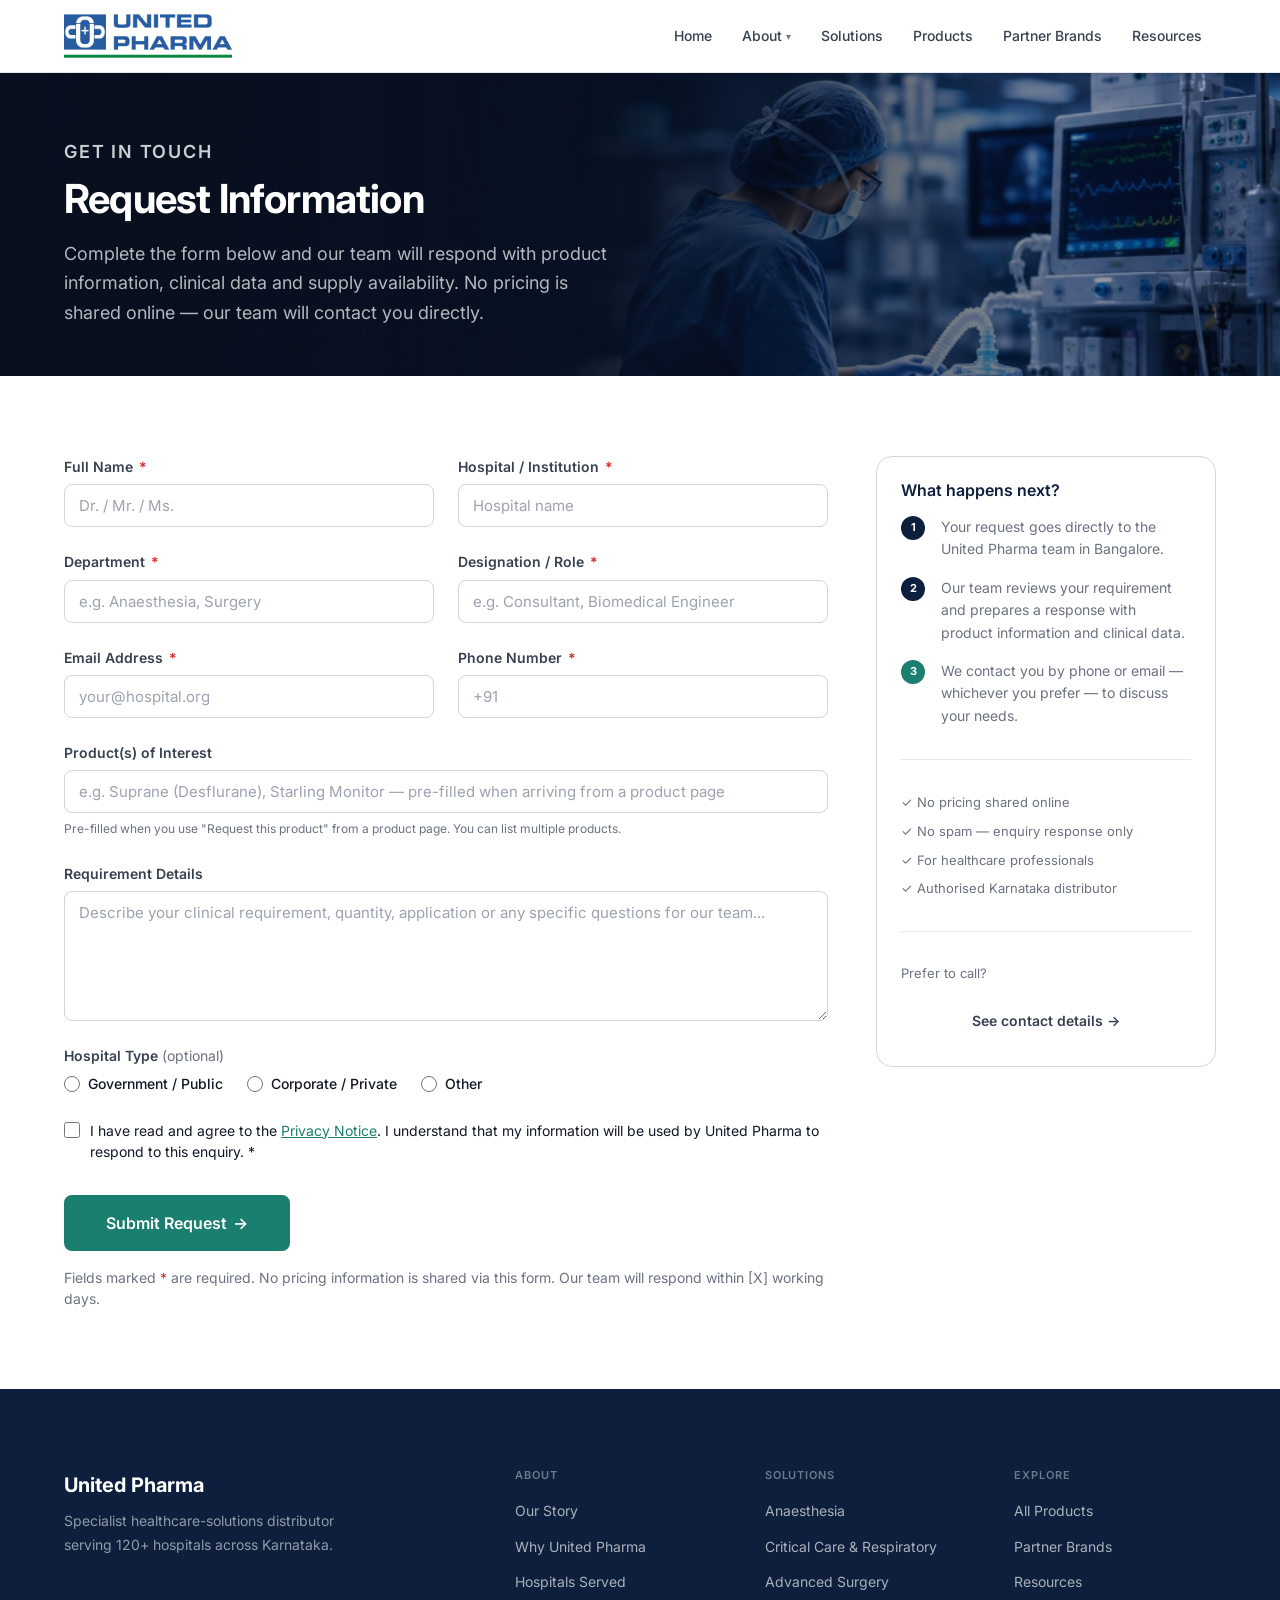
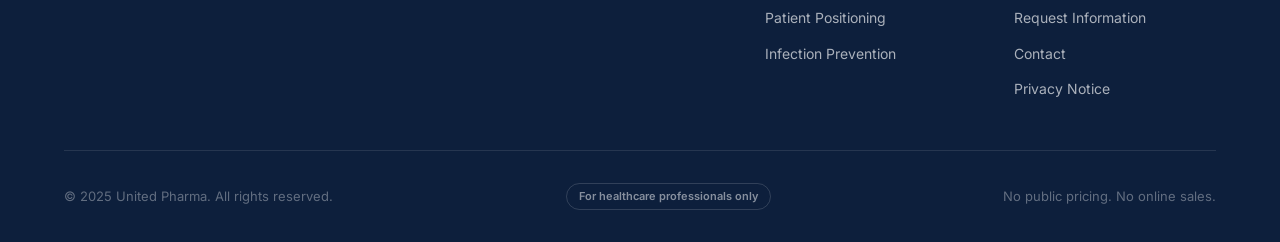
<file: request-information.html>
<!DOCTYPE html>
<html lang="en">
<head>
  <meta charset="UTF-8" />
  <meta name="viewport" content="width=device-width, initial-scale=1.0" />
  <title>Request Information — United Pharma</title>
  <meta name="description" content="Request product information or a clinical consultation from United Pharma. For healthcare professionals at government and corporate hospitals in Karnataka." />
  <link rel="stylesheet" href="assets/css/style.css" />
</head>
<body>

<!-- NAV -->
<header class="site-header" id="site-header">
  <div class="container">
    <nav class="nav-inner" aria-label="Main navigation">
      <a href="index.html" class="nav-logo" aria-label="United Pharma home">
        <img src="assets/images/united-pharma-logo.png" alt="United Pharma - Healthcare Solutions" width="480" height="126">
      </a>
      <ul class="nav-links" role="list">
        <li class="nav-item"><a href="index.html" class="nav-link">Home</a></li>
        <li class="nav-item"><a href="about-our-story.html" class="nav-link">About <span class="chev">▾</span></a><div class="nav-drop"><a href="about-our-story.html">Our Story</a><a href="about-why-united-pharma.html">Why United Pharma</a><a href="about-hospitals-served.html">Hospitals Served</a></div></li>
        <li class="nav-item"><a href="index.html#solutions-overview" class="nav-link">Solutions</a></li>
        <li class="nav-item"><a href="products.html" class="nav-link">Products</a></li>
        <li class="nav-item"><a href="partner-brands.html" class="nav-link">Partner Brands</a></li>
        <li class="nav-item"><a href="resources.html" class="nav-link">Resources</a></li>
      </ul>
      <!-- No persistent CTA button on this page — we are the CTA destination -->
      <button class="nav-toggle" id="nav-toggle" aria-label="Open menu" aria-expanded="false"><span></span><span></span><span></span></button>
    </nav>
  </div>
</header>

<!-- PAGE HERO (narrow — form is the focus) -->
<section class="page-hero" id="request-hero">
  <div class="container">
    <p class="page-hero-eyebrow">Get in Touch</p>
    <h1 class="h1" style="color:var(--white);">Request Information</h1>
    <p style="color:rgba(255,255,255,0.70); font-size:18px; max-width:560px; line-height:1.65;">
      Complete the form below and our team will respond with product information, clinical data and supply availability. No pricing is shared online — our team will contact you directly.
    </p>
  </div>
</section>

<!-- FORM -->
<section class="section" id="request-form-section">
  <div class="container">
    <div style="display:grid; grid-template-columns:1fr 340px; gap:var(--s6); align-items:start;" id="form-layout">

      <!-- FORM -->
      <div>
        <form id="request-information-form" novalidate
              action="https://formspree.io/f/xzezkqrq" method="POST"
              aria-label="Request Information form">

          <!-- Prefill notice (visible if triggered from product page) -->
          <div id="prefill-notice" style="display:none; margin-bottom:var(--s3); padding:var(--s2) var(--s3); background:#F0FDF4; border:1px solid #A7F3D0; border-radius:var(--r-md);">
            <p class="sm" style="color:#065F46;">✓ Product pre-filled from your selection. You can edit it below.</p>
          </div>

          <div style="display:grid; grid-template-columns:1fr 1fr; gap:var(--s3); margin-bottom:var(--s3);">
            <div class="form-group">
              <label for="full-name" class="form-label">Full Name <span class="req">*</span></label>
              <input type="text" id="full-name" name="full_name" class="form-input" placeholder="Dr. / Mr. / Ms." required autocomplete="name" />
            </div>
            <div class="form-group">
              <label for="hospital-name" class="form-label">Hospital / Institution <span class="req">*</span></label>
              <input type="text" id="hospital-name" name="hospital" class="form-input" placeholder="Hospital name" required />
            </div>
          </div>

          <div style="display:grid; grid-template-columns:1fr 1fr; gap:var(--s3); margin-bottom:var(--s3);">
            <div class="form-group">
              <label for="department" class="form-label">Department <span class="req">*</span></label>
              <input type="text" id="department" name="department" class="form-input" placeholder="e.g. Anaesthesia, Surgery" required />
            </div>
            <div class="form-group">
              <label for="designation" class="form-label">Designation / Role <span class="req">*</span></label>
              <input type="text" id="designation" name="designation" class="form-input" placeholder="e.g. Consultant, Biomedical Engineer" required />
            </div>
          </div>

          <div style="display:grid; grid-template-columns:1fr 1fr; gap:var(--s3); margin-bottom:var(--s3);">
            <div class="form-group">
              <label for="email" class="form-label">Email Address <span class="req">*</span></label>
              <input type="email" id="email" name="email" class="form-input" placeholder="your@hospital.org" required autocomplete="email" />
            </div>
            <div class="form-group">
              <label for="phone" class="form-label">Phone Number <span class="req">*</span></label>
              <input type="tel" id="phone" name="phone" class="form-input" placeholder="+91" required autocomplete="tel" />
            </div>
          </div>

          <div class="form-group mb-3">
            <label for="products-of-interest" class="form-label">Product(s) of Interest</label>
            <input type="text" id="products-of-interest" name="products_of_interest" class="form-input"
                   placeholder="e.g. Suprane (Desflurane), Starling Monitor — pre-filled when arriving from a product page" />
            <span class="form-hint">Pre-filled when you use "Request this product" from a product page. You can list multiple products.</span>
          </div>

          <div class="form-group mb-3">
            <label for="requirement-details" class="form-label">Requirement Details</label>
            <textarea id="requirement-details" name="requirement_details" class="form-input"
                      placeholder="Describe your clinical requirement, quantity, application or any specific questions for our team..."></textarea>
          </div>

          <div class="form-group mb-3">
            <label class="form-label">Hospital Type <span style="font-weight:400; color:var(--text-muted);">(optional)</span></label>
            <div class="radio-group">
              <label class="radio-label" for="type-govt"><input type="radio" id="type-govt" name="hospital_type" value="government"> Government / Public</label>
              <label class="radio-label" for="type-corporate"><input type="radio" id="type-corporate" name="hospital_type" value="corporate"> Corporate / Private</label>
              <label class="radio-label" for="type-other"><input type="radio" id="type-other" name="hospital_type" value="other"> Other</label>
            </div>
          </div>

          <div class="form-group mb-4">
            <label class="check-label" for="privacy-consent">
              <input type="checkbox" id="privacy-consent" name="privacy_consent" required />
              <span>I have read and agree to the <a href="#" style="color:var(--teal); text-decoration:underline;">Privacy Notice</a>. I understand that my information will be used by United Pharma to respond to this enquiry. <span class="req">*</span></span>
            </label>
          </div>

          <!-- Submission status (shown after submit) -->
          <div id="form-success" role="status" aria-live="polite" style="display:none; margin-bottom:var(--s3); padding:var(--s2) var(--s3); background:#F0FDF4; border:1px solid #A7F3D0; border-radius:var(--r-md);">
            <p class="sm" style="color:#065F46;">✓ Thank you — your request has been sent. Our team will be in touch shortly.</p>
          </div>
          <div id="form-error" role="alert" style="display:none; margin-bottom:var(--s3); padding:var(--s2) var(--s3); background:#FEF2F2; border:1px solid #FECACA; border-radius:var(--r-md);">
            <p class="sm" style="color:#991B1B;">Sorry, your request could not be sent. Please try again, or use our <a href="contact.html" style="color:inherit; text-decoration:underline;">contact details</a>.</p>
          </div>

          <button type="submit" class="btn btn-primary btn-lg" id="submit-request-btn" style="min-width:200px;">
            Submit Request <span class="arr">→</span>
          </button>

          <p class="sm text-muted" style="margin-top:var(--s2);">
            Fields marked <span style="color:var(--error);">*</span> are required. No pricing information is shared via this form. Our team will respond within [X] working days.
          </p>

        </form>
      </div>

      <!-- SIDEBAR INFO -->
      <div>
        <div class="product-cta-box" style="position:sticky; top:calc(var(--nav-h) + 16px);" id="form-info-sidebar">
          <h4 style="margin-bottom:var(--s2);">What happens next?</h4>
          <div class="flex-col gap-2" style="font-size:14px; color:var(--text-muted);">
            <div class="flex items-start gap-2">
              <span style="width:24px; height:24px; background:var(--navy); color:var(--white); border-radius:50%; display:flex; align-items:center; justify-content:center; font-size:11px; font-weight:700; flex-shrink:0;">1</span>
              <span>Your request goes directly to the United Pharma team in Bangalore.</span>
            </div>
            <div class="flex items-start gap-2">
              <span style="width:24px; height:24px; background:var(--navy); color:var(--white); border-radius:50%; display:flex; align-items:center; justify-content:center; font-size:11px; font-weight:700; flex-shrink:0;">2</span>
              <span>Our team reviews your requirement and prepares a response with product information and clinical data.</span>
            </div>
            <div class="flex items-start gap-2">
              <span style="width:24px; height:24px; background:var(--teal); color:var(--white); border-radius:50%; display:flex; align-items:center; justify-content:center; font-size:11px; font-weight:700; flex-shrink:0;">3</span>
              <span>We contact you by phone or email — whichever you prefer — to discuss your needs.</span>
            </div>
          </div>

          <hr class="divider" />

          <div class="flex-col gap-1" style="font-size:13px; color:var(--text-muted);">
            <span>✓ No pricing shared online</span>
            <span>✓ No spam — enquiry response only</span>
            <span>✓ For healthcare professionals</span>
            <span>✓ Authorised Karnataka distributor</span>
          </div>

          <hr class="divider" />

          <div>
            <p class="sm text-muted mb-1">Prefer to call?</p>
            <a href="contact.html" class="btn btn-ghost btn-sm btn-full" id="form-contact-link">See contact details →</a>
          </div>
        </div>
      </div>

    </div>
  </div>
</section>

<!-- FOOTER -->
<footer class="site-footer" aria-label="Site footer">
  <div class="container">
    <div class="footer-grid">
      <div class="footer-brand"><div class="fn">United Pharma</div><p>Specialist healthcare-solutions distributor serving 120+ hospitals across Karnataka.</p></div>
      <div class="footer-col"><h4>About</h4><ul><li><a href="about-our-story.html">Our Story</a></li><li><a href="about-why-united-pharma.html">Why United Pharma</a></li><li><a href="about-hospitals-served.html">Hospitals Served</a></li></ul></div>
      <div class="footer-col"><h4>Solutions</h4><ul><li><a href="products.html?solution=anaesthesia">Anaesthesia</a></li><li><a href="#">Critical Care &amp; Respiratory</a></li><li><a href="#">Advanced Surgery</a></li><li><a href="#">Patient Positioning</a></li><li><a href="#">Infection Prevention</a></li></ul></div>
      <div class="footer-col"><h4>Explore</h4><ul><li><a href="products.html">All Products</a></li><li><a href="partner-brands.html">Partner Brands</a></li><li><a href="resources.html">Resources</a></li><li><a href="request-information.html">Request Information</a></li><li><a href="contact.html">Contact</a></li><li><a href="#">Privacy Notice</a></li></ul></div>
    </div>
    <div class="footer-bottom"><p>© 2025 United Pharma. All rights reserved.</p><span class="hcp-badge">For healthcare professionals only</span><p>No public pricing. No online sales.</p></div>
  </div>
</footer>

<script src="assets/js/main.js"></script>
<script>
  // Show prefill notice if product was passed via URL
  (function() {
    var params = new URLSearchParams(window.location.search);
    if (params.get('product')) {
      var notice = document.getElementById('prefill-notice');
      if (notice) notice.style.display = 'block';
    }
  }());

  // Submit form to Formspree via AJAX (falls back to normal POST without JS)
  (function() {
    var form = document.getElementById('request-information-form');
    if (!form || !window.fetch) return;
    var btn = document.getElementById('submit-request-btn');
    var success = document.getElementById('form-success');
    var error = document.getElementById('form-error');
    var btnHtml = btn.innerHTML;
    var sending = false;

    form.addEventListener('submit', function(e) {
      e.preventDefault();
      if (sending) return;
      success.style.display = 'none';
      error.style.display = 'none';
      if (!form.reportValidity()) return;

      sending = true;
      btn.disabled = true;
      btn.innerHTML = 'Sending…';

      fetch(form.action, {
        method: 'POST',
        body: new FormData(form),
        headers: { 'Accept': 'application/json' }
      })
        .then(function(res) {
          if (!res.ok) throw new Error('Submission failed');
          form.reset();
          var notice = document.getElementById('prefill-notice');
          if (notice) notice.style.display = 'none';
          success.style.display = 'block';
        })
        .catch(function() {
          error.style.display = 'block';
        })
        .then(function() {
          sending = false;
          btn.disabled = false;
          btn.innerHTML = btnHtml;
        });
    });
  }());
</script>
</body>
</html>
</file>
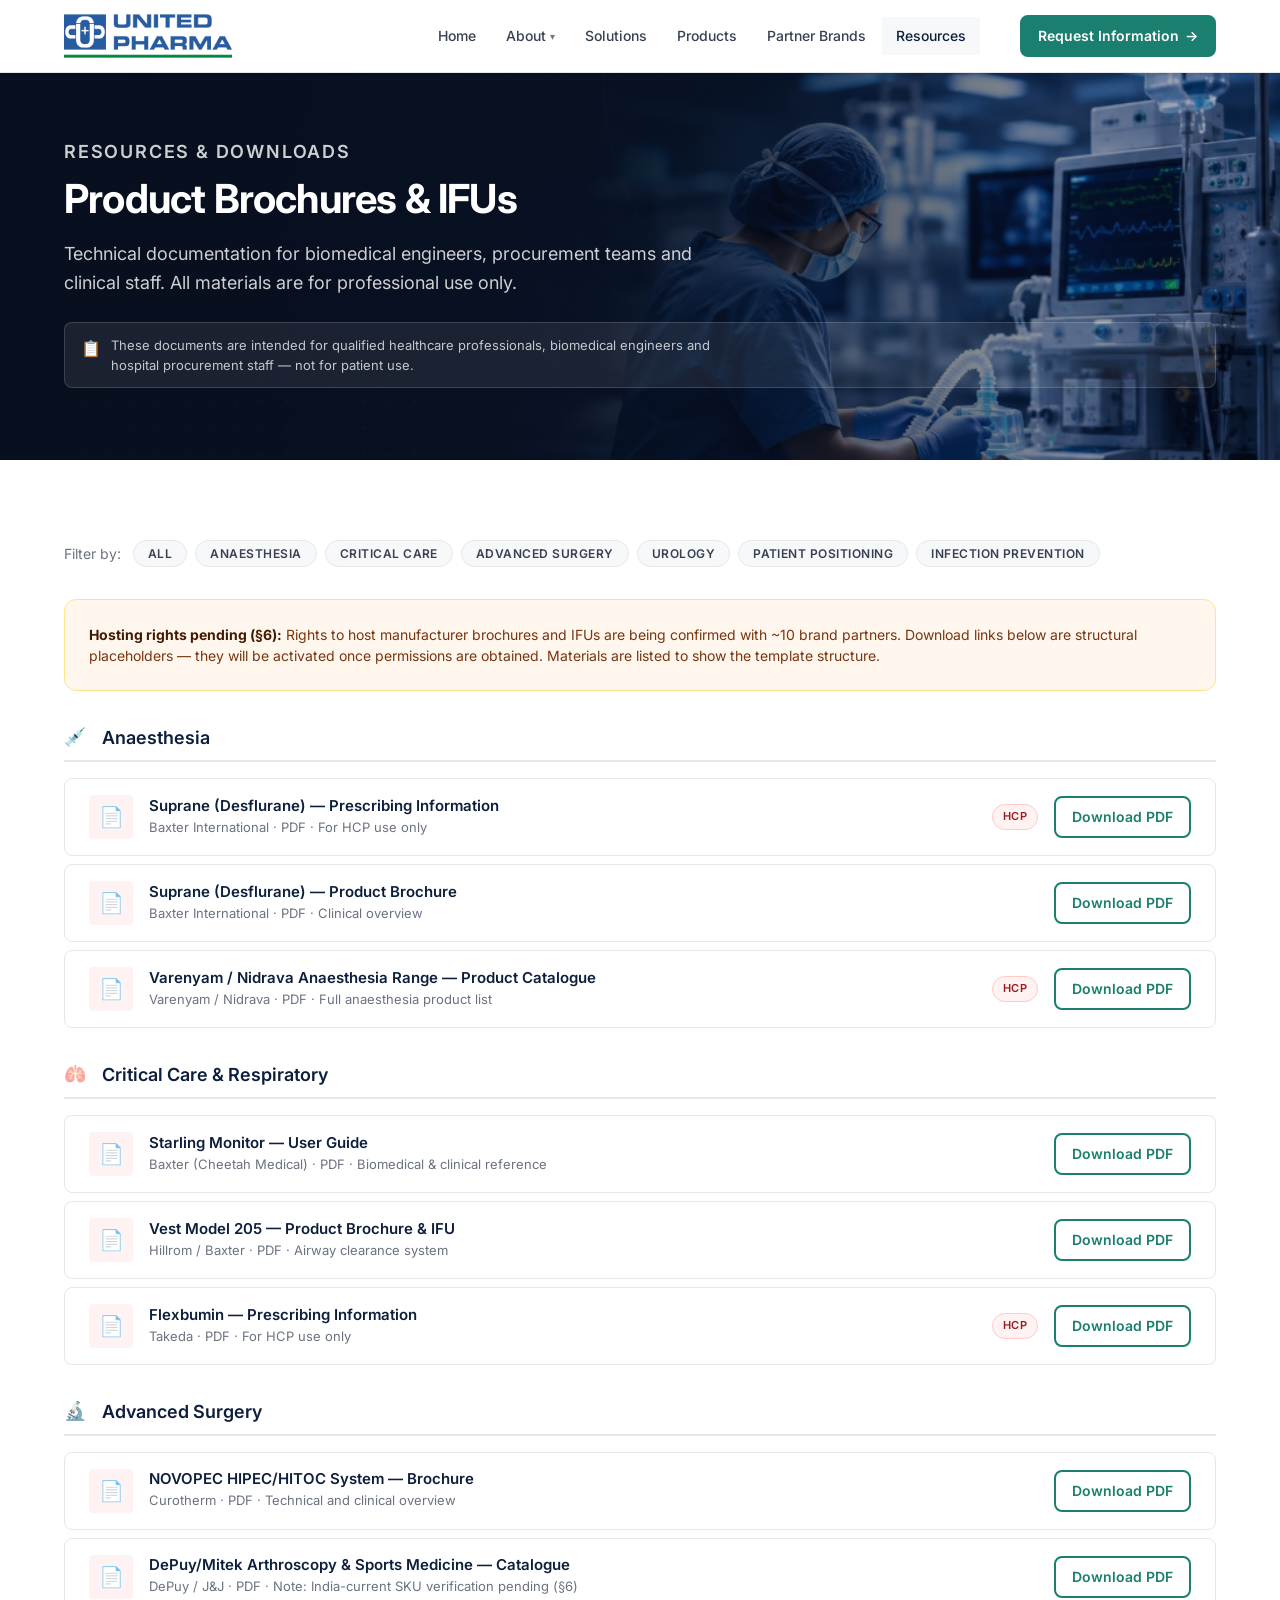
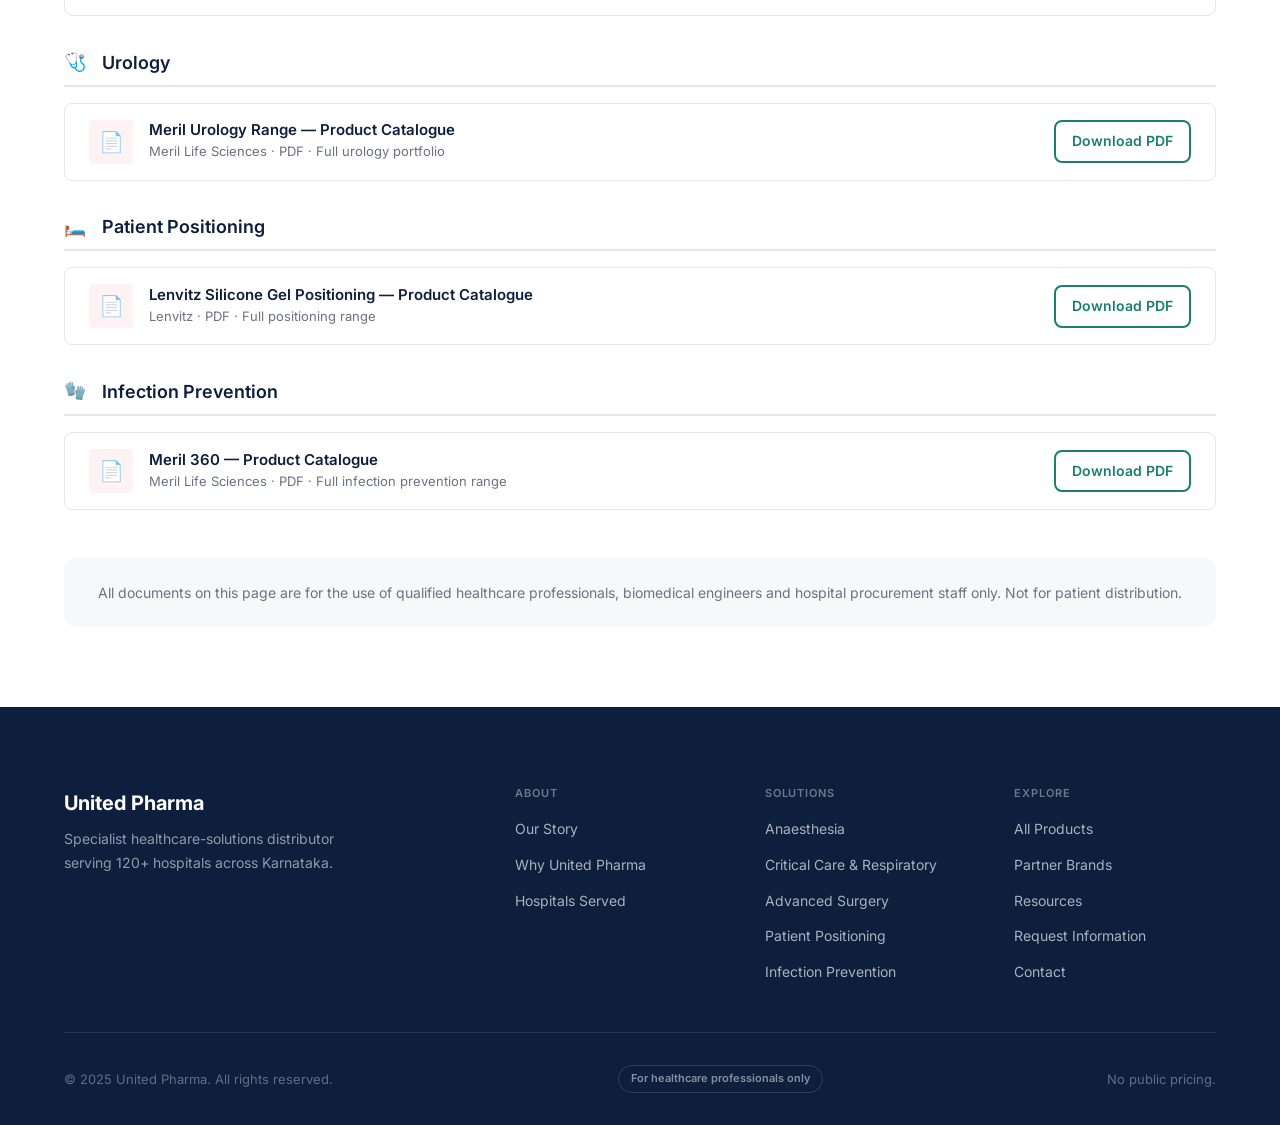
<file: resources.html>
<!DOCTYPE html>
<html lang="en">
<head>
  <meta charset="UTF-8" />
  <meta name="viewport" content="width=device-width, initial-scale=1.0" />
  <title>Resources &amp; Downloads — United Pharma</title>
  <meta name="description" content="Product brochures and IFUs from United Pharma's partner brands — for biomedical engineers, procurement teams and clinical staff." />
  <link rel="stylesheet" href="assets/css/style.css" />
</head>
<body>

<!-- NAV -->
<header class="site-header" id="site-header">
  <div class="container">
    <nav class="nav-inner" aria-label="Main navigation">
      <a href="index.html" class="nav-logo" aria-label="United Pharma home">
        <img src="assets/images/united-pharma-logo.png" alt="United Pharma - Healthcare Solutions" width="480" height="126">
      </a>
      <ul class="nav-links" role="list">
        <li class="nav-item"><a href="index.html" class="nav-link">Home</a></li>
        <li class="nav-item"><a href="about-our-story.html" class="nav-link">About <span class="chev">▾</span></a><div class="nav-drop"><a href="about-our-story.html">Our Story</a><a href="about-why-united-pharma.html">Why United Pharma</a><a href="about-hospitals-served.html">Hospitals Served</a></div></li>
        <li class="nav-item"><a href="index.html#solutions-overview" class="nav-link">Solutions</a></li>
        <li class="nav-item"><a href="products.html" class="nav-link">Products</a></li>
        <li class="nav-item"><a href="partner-brands.html" class="nav-link">Partner Brands</a></li>
        <li class="nav-item"><a href="resources.html" class="nav-link active">Resources</a></li>
      </ul>
      <div class="nav-cta"><a href="request-information.html" class="btn btn-primary btn-sm" id="nav-request-cta">Request Information <span class="arr">→</span></a></div>
      <button class="nav-toggle" id="nav-toggle" aria-label="Open menu" aria-expanded="false"><span></span><span></span><span></span></button>
    </nav>
  </div>
</header>

<section class="page-hero" id="resources-hero">
  <div class="container">
    <p class="page-hero-eyebrow">Resources &amp; Downloads</p>
    <h1 class="h1">Product Brochures &amp; IFUs</h1>
    <p>Technical documentation for biomedical engineers, procurement teams and clinical staff. All materials are for professional use only.</p>
    <div class="hcp-banner" style="margin-top:var(--s3); background:rgba(255,255,255,0.08); border-color:rgba(255,255,255,0.15);">
      <span class="hi">📋</span>
      <p style="color:rgba(255,255,255,0.75);">These documents are intended for qualified healthcare professionals, biomedical engineers and hospital procurement staff — not for patient use.</p>
    </div>
  </div>
</section>

<section class="section" id="resources-list">
  <div class="container">

    <!-- Quick filter by solution / brand -->
    <div class="reveal mb-4">
      <div style="display:flex; gap:8px; flex-wrap:wrap; align-items:center;">
        <span class="sm text-muted" style="margin-right:4px;">Filter by:</span>
        <button class="b-chip-sm" style="cursor:pointer;" id="filter-all-res">All</button>
        <button class="b-chip-sm" style="cursor:pointer;" id="filter-anaesthesia-res">Anaesthesia</button>
        <button class="b-chip-sm" style="cursor:pointer;" id="filter-critical-res">Critical Care</button>
        <button class="b-chip-sm" style="cursor:pointer;" id="filter-surgery-res">Advanced Surgery</button>
        <button class="b-chip-sm" style="cursor:pointer;" id="filter-urology-res">Urology</button>
        <button class="b-chip-sm" style="cursor:pointer;" id="filter-positioning-res">Patient Positioning</button>
        <button class="b-chip-sm" style="cursor:pointer;" id="filter-infection-res">Infection Prevention</button>
      </div>
    </div>

    <!-- Permission notice at top -->
    <div style="padding:var(--s3); background:#FFF7ED; border:1px solid #FDE68A; border-radius:var(--r-lg); margin-bottom:var(--s4);" class="reveal">
      <p class="sm" style="color:#78350F;"><strong style="color:#451A03;">Hosting rights pending (§6):</strong> Rights to host manufacturer brochures and IFUs are being confirmed with ~10 brand partners. Download links below are structural placeholders — they will be activated once permissions are obtained. Materials are listed to show the template structure.</p>
    </div>

    <!-- Resource list -->
    <div style="display:flex; flex-direction:column; gap:var(--s2);" class="reveal">

      <!-- Anaesthesia -->
      <div style="margin-bottom:var(--s2);">
        <div class="flex items-center gap-2 mb-2" style="border-bottom:2px solid var(--border-light); padding-bottom:var(--s1);">
          <span style="font-size:18px;">💉</span>
          <h2 class="h4 text-navy">Anaesthesia</h2>
        </div>
        <div style="display:flex; flex-direction:column; gap:8px;">
          <div class="resource-item" id="res-suprane-pi">
            <div class="res-icon">📄</div>
            <div class="res-info"><h4>Suprane (Desflurane) — Prescribing Information</h4><p>Baxter International · PDF · For HCP use only</p></div>
            <span class="badge b-hcp" style="flex-shrink:0;">HCP</span>
            <a href="#" class="btn btn-outline btn-sm" style="flex-shrink:0;">Download PDF</a>
          </div>
          <div class="resource-item" id="res-suprane-brochure">
            <div class="res-icon">📄</div>
            <div class="res-info"><h4>Suprane (Desflurane) — Product Brochure</h4><p>Baxter International · PDF · Clinical overview</p></div>
            <a href="#" class="btn btn-outline btn-sm" style="flex-shrink:0;">Download PDF</a>
          </div>
          <div class="resource-item" id="res-varenyam-anaesthesia">
            <div class="res-icon">📄</div>
            <div class="res-info"><h4>Varenyam / Nidrava Anaesthesia Range — Product Catalogue</h4><p>Varenyam / Nidrava · PDF · Full anaesthesia product list</p></div>
            <span class="badge b-hcp" style="flex-shrink:0;">HCP</span>
            <a href="#" class="btn btn-outline btn-sm" style="flex-shrink:0;">Download PDF</a>
          </div>
        </div>
      </div>

      <!-- Critical Care -->
      <div style="margin-bottom:var(--s2);">
        <div class="flex items-center gap-2 mb-2" style="border-bottom:2px solid var(--border-light); padding-bottom:var(--s1);">
          <span style="font-size:18px;">🫁</span>
          <h2 class="h4 text-navy">Critical Care &amp; Respiratory</h2>
        </div>
        <div style="display:flex; flex-direction:column; gap:8px;">
          <div class="resource-item" id="res-starling">
            <div class="res-icon">📄</div>
            <div class="res-info"><h4>Starling Monitor — User Guide</h4><p>Baxter (Cheetah Medical) · PDF · Biomedical &amp; clinical reference</p></div>
            <a href="#" class="btn btn-outline btn-sm" style="flex-shrink:0;">Download PDF</a>
          </div>
          <div class="resource-item" id="res-vest">
            <div class="res-icon">📄</div>
            <div class="res-info"><h4>Vest Model 205 — Product Brochure &amp; IFU</h4><p>Hillrom / Baxter · PDF · Airway clearance system</p></div>
            <a href="#" class="btn btn-outline btn-sm" style="flex-shrink:0;">Download PDF</a>
          </div>
          <div class="resource-item" id="res-flexbumin">
            <div class="res-icon">📄</div>
            <div class="res-info"><h4>Flexbumin — Prescribing Information</h4><p>Takeda · PDF · For HCP use only</p></div>
            <span class="badge b-hcp" style="flex-shrink:0;">HCP</span>
            <a href="#" class="btn btn-outline btn-sm" style="flex-shrink:0;">Download PDF</a>
          </div>
        </div>
      </div>

      <!-- Advanced Surgery -->
      <div style="margin-bottom:var(--s2);">
        <div class="flex items-center gap-2 mb-2" style="border-bottom:2px solid var(--border-light); padding-bottom:var(--s1);">
          <span style="font-size:18px;">🔬</span>
          <h2 class="h4 text-navy">Advanced Surgery</h2>
        </div>
        <div style="display:flex; flex-direction:column; gap:8px;">
          <div class="resource-item" id="res-novopec">
            <div class="res-icon">📄</div>
            <div class="res-info"><h4>NOVOPEC HIPEC/HITOC System — Brochure</h4><p>Curotherm · PDF · Technical and clinical overview</p></div>
            <a href="#" class="btn btn-outline btn-sm" style="flex-shrink:0;">Download PDF</a>
          </div>
          <div class="resource-item" id="res-mitek">
            <div class="res-icon">📄</div>
            <div class="res-info"><h4>DePuy/Mitek Arthroscopy &amp; Sports Medicine — Catalogue</h4><p>DePuy / J&amp;J · PDF · Note: India-current SKU verification pending (§6)</p></div>
            <a href="#" class="btn btn-outline btn-sm" style="flex-shrink:0;">Download PDF</a>
          </div>
        </div>
      </div>

      <!-- Urology -->
      <div style="margin-bottom:var(--s2);">
        <div class="flex items-center gap-2 mb-2" style="border-bottom:2px solid var(--border-light); padding-bottom:var(--s1);">
          <span style="font-size:18px;">🩺</span>
          <h2 class="h4 text-navy">Urology</h2>
        </div>
        <div style="display:flex; flex-direction:column; gap:8px;">
          <div class="resource-item" id="res-meril-urology">
            <div class="res-icon">📄</div>
            <div class="res-info"><h4>Meril Urology Range — Product Catalogue</h4><p>Meril Life Sciences · PDF · Full urology portfolio</p></div>
            <a href="#" class="btn btn-outline btn-sm" style="flex-shrink:0;">Download PDF</a>
          </div>
        </div>
      </div>

      <!-- Patient Positioning -->
      <div style="margin-bottom:var(--s2);">
        <div class="flex items-center gap-2 mb-2" style="border-bottom:2px solid var(--border-light); padding-bottom:var(--s1);">
          <span style="font-size:18px;">🛏️</span>
          <h2 class="h4 text-navy">Patient Positioning</h2>
        </div>
        <div style="display:flex; flex-direction:column; gap:8px;">
          <div class="resource-item" id="res-lenvitz">
            <div class="res-icon">📄</div>
            <div class="res-info"><h4>Lenvitz Silicone Gel Positioning — Product Catalogue</h4><p>Lenvitz · PDF · Full positioning range</p></div>
            <a href="#" class="btn btn-outline btn-sm" style="flex-shrink:0;">Download PDF</a>
          </div>
        </div>
      </div>

      <!-- Infection Prevention -->
      <div>
        <div class="flex items-center gap-2 mb-2" style="border-bottom:2px solid var(--border-light); padding-bottom:var(--s1);">
          <span style="font-size:18px;">🧤</span>
          <h2 class="h4 text-navy">Infection Prevention</h2>
        </div>
        <div style="display:flex; flex-direction:column; gap:8px;">
          <div class="resource-item" id="res-meril360">
            <div class="res-icon">📄</div>
            <div class="res-info"><h4>Meril 360 — Product Catalogue</h4><p>Meril Life Sciences · PDF · Full infection prevention range</p></div>
            <a href="#" class="btn btn-outline btn-sm" style="flex-shrink:0;">Download PDF</a>
          </div>
        </div>
      </div>

    </div>

    <!-- Professional use notice -->
    <div style="margin-top:var(--s6); padding:var(--s3); background:var(--surface); border-radius:var(--r-lg); text-align:center;" class="reveal">
      <p class="sm text-muted">All documents on this page are for the use of qualified healthcare professionals, biomedical engineers and hospital procurement staff only. Not for patient distribution.</p>
    </div>
  </div>
</section>

<!-- FOOTER -->
<footer class="site-footer" aria-label="Site footer">
  <div class="container">
    <div class="footer-grid">
      <div class="footer-brand"><div class="fn">United Pharma</div><p>Specialist healthcare-solutions distributor serving 120+ hospitals across Karnataka.</p></div>
      <div class="footer-col"><h4>About</h4><ul><li><a href="about-our-story.html">Our Story</a></li><li><a href="about-why-united-pharma.html">Why United Pharma</a></li><li><a href="about-hospitals-served.html">Hospitals Served</a></li></ul></div>
      <div class="footer-col"><h4>Solutions</h4><ul><li><a href="products.html?solution=anaesthesia">Anaesthesia</a></li><li><a href="#">Critical Care &amp; Respiratory</a></li><li><a href="#">Advanced Surgery</a></li><li><a href="#">Patient Positioning</a></li><li><a href="#">Infection Prevention</a></li></ul></div>
      <div class="footer-col"><h4>Explore</h4><ul><li><a href="products.html">All Products</a></li><li><a href="partner-brands.html">Partner Brands</a></li><li><a href="resources.html">Resources</a></li><li><a href="request-information.html">Request Information</a></li><li><a href="contact.html">Contact</a></li></ul></div>
    </div>
    <div class="footer-bottom"><p>© 2025 United Pharma. All rights reserved.</p><span class="hcp-badge">For healthcare professionals only</span><p>No public pricing.</p></div>
  </div>
</footer>
<script src="assets/js/main.js"></script>
</body>
</html>
</file>
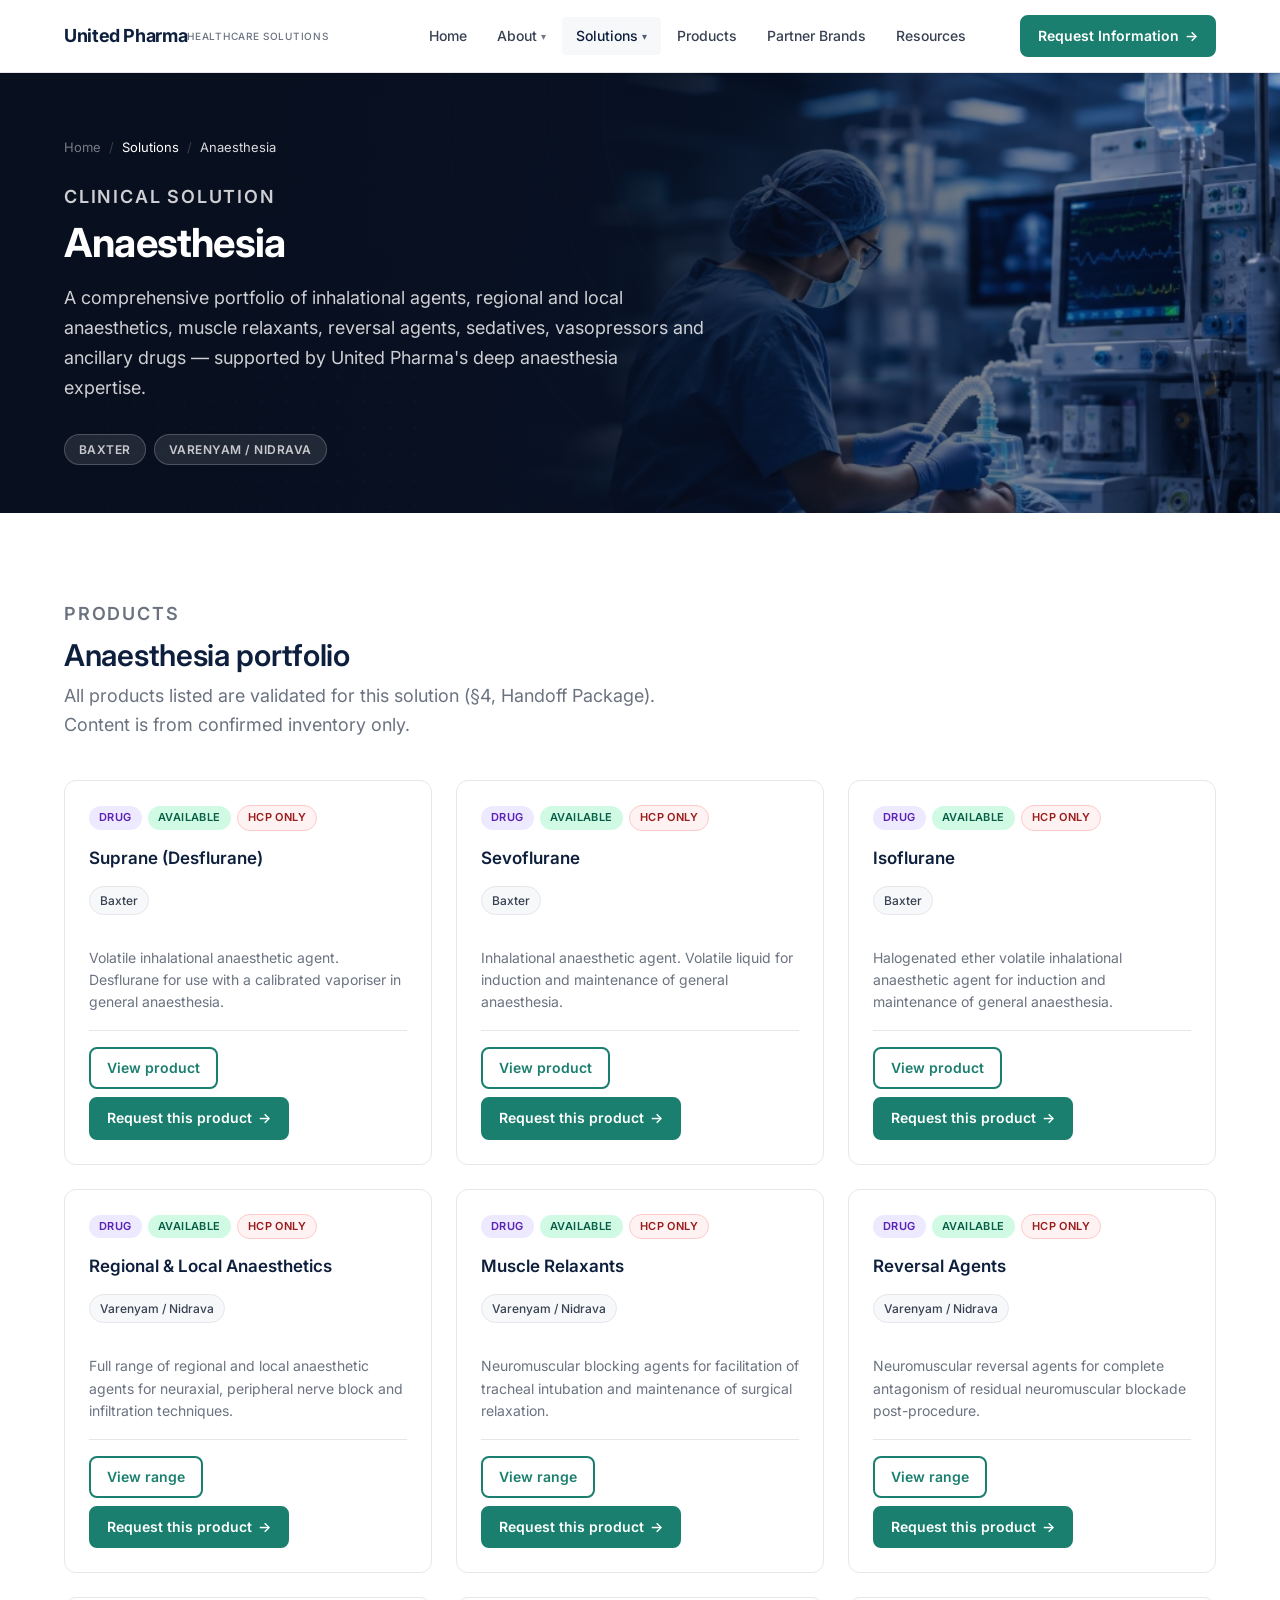
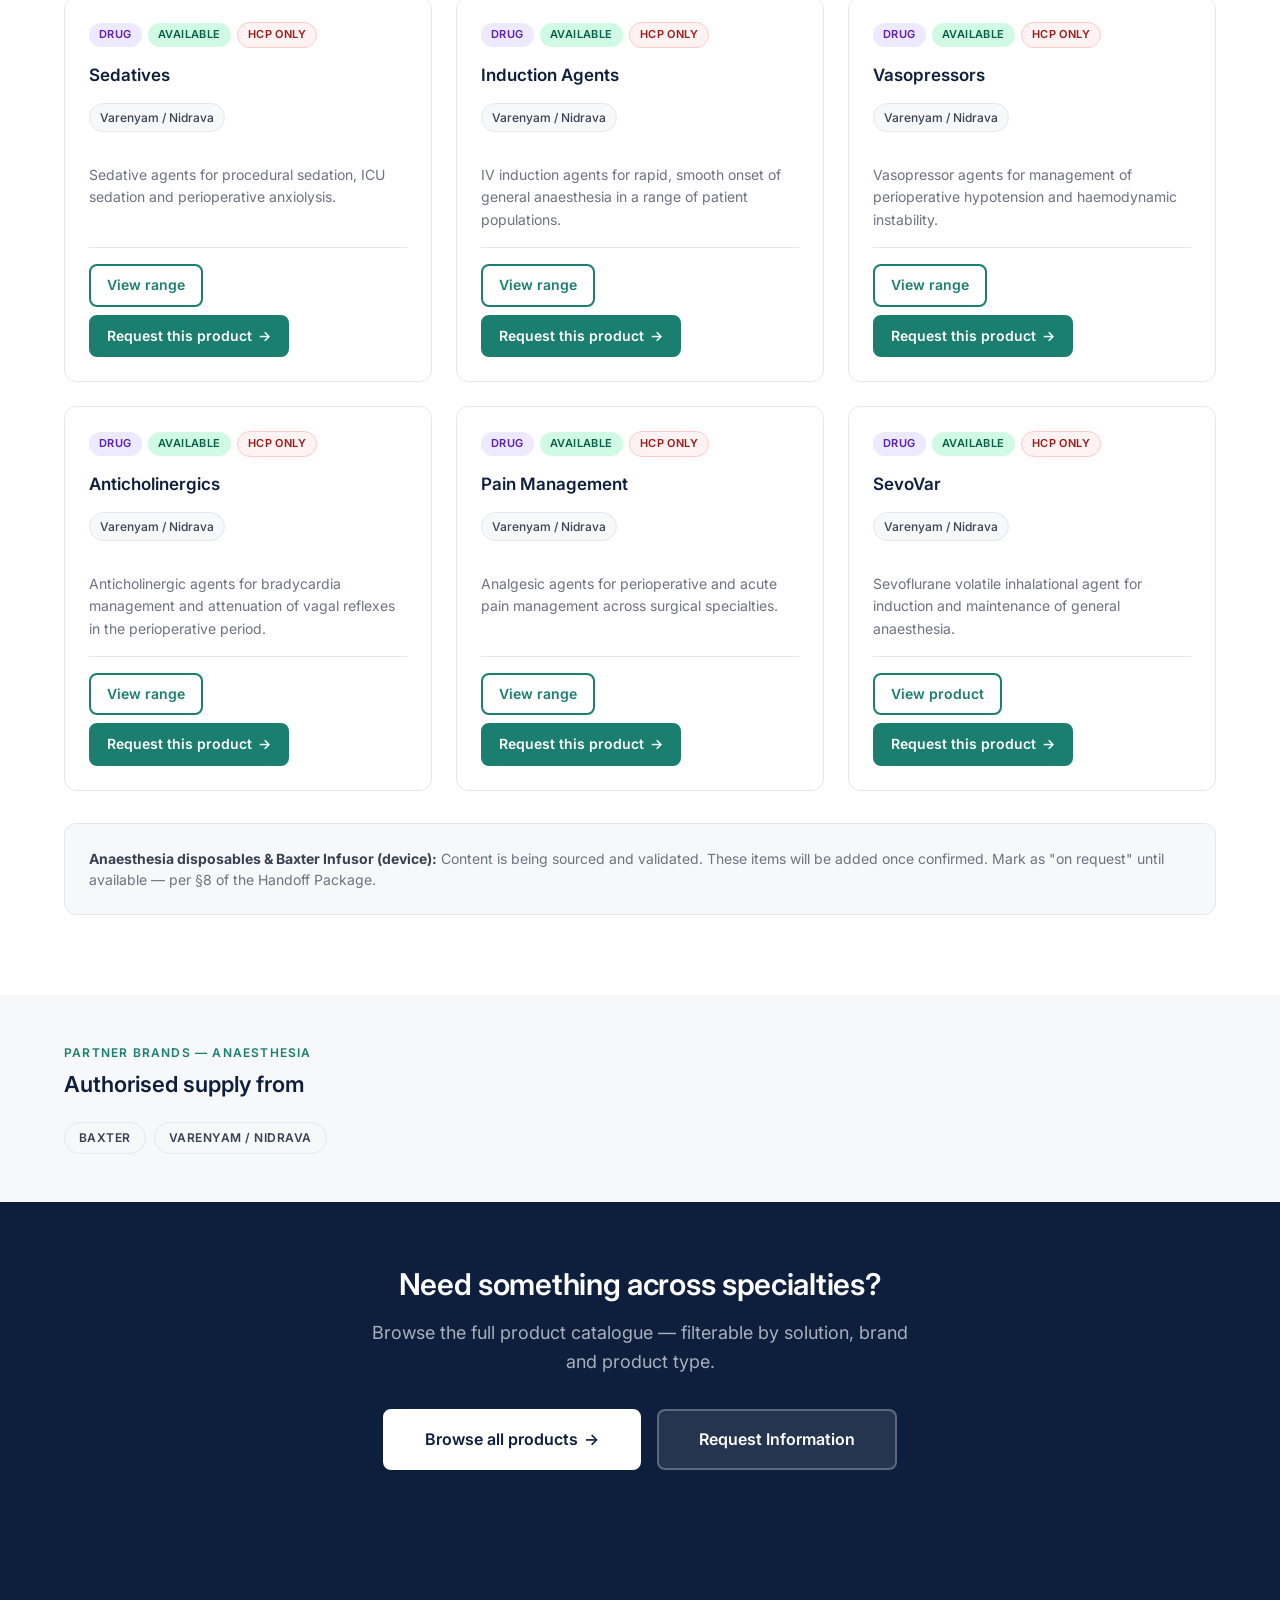
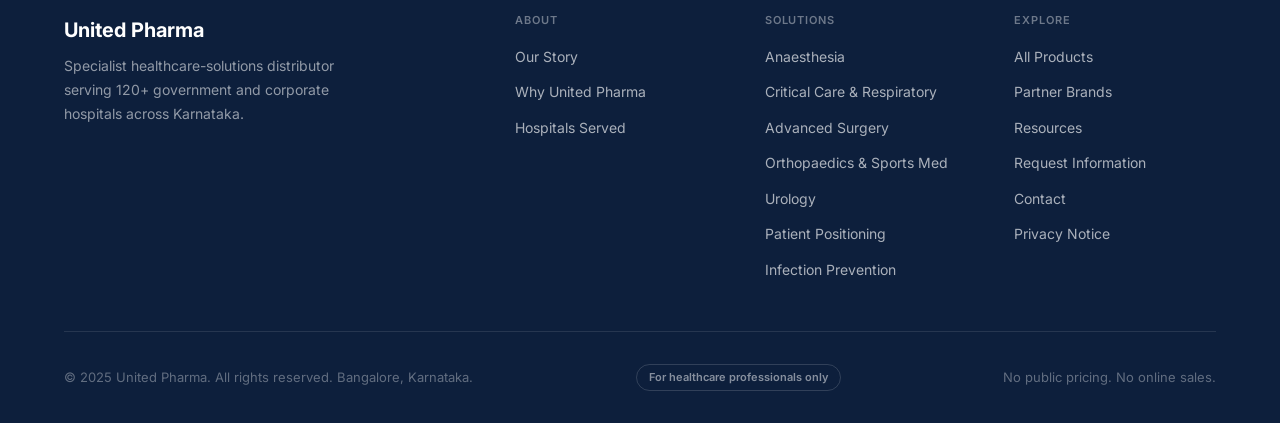
<file: solutions-anaesthesia.html>
<!DOCTYPE html>
<html lang="en">
<head>
  <meta charset="UTF-8" />
  <meta name="viewport" content="width=device-width, initial-scale=1.0" />
  <title>Anaesthesia Solutions — United Pharma</title>
  <meta name="description" content="United Pharma's anaesthesia portfolio: Baxter Suprane (desflurane), Varenyam/Nidrava regional and local anaesthetics, muscle relaxants, reversal agents, sedatives and more." />
  <link rel="stylesheet" href="assets/css/style.css" />
</head>
<body>

<!-- NAV -->
<header class="site-header" id="site-header">
  <div class="container">
    <nav class="nav-inner" aria-label="Main navigation">
      <a href="index.html" class="nav-logo"><span class="ln">United Pharma</span><span class="ls">Healthcare Solutions</span></a>
      <ul class="nav-links" role="list">
        <li class="nav-item"><a href="index.html" class="nav-link">Home</a></li>
        <li class="nav-item">
          <a href="about-our-story.html" class="nav-link">About <span class="chev">▾</span></a>
          <div class="nav-drop" role="menu">
            <a href="about-our-story.html">Our Story</a>
            <a href="about-why-united-pharma.html">Why United Pharma</a>
            <a href="about-hospitals-served.html">Hospitals Served</a>
          </div>
        </li>
        <li class="nav-item">
          <a href="solutions-anaesthesia.html" class="nav-link active">Solutions <span class="chev">▾</span></a>
          <div class="mega-menu" role="menu">
            <div class="mega-head">Clinical Solutions</div>
            <div class="mega-grid">
              <a href="solutions-anaesthesia.html" class="mega-link" style="color:var(--navy); background:var(--surface);"><span class="mega-icon">💉</span> Anaesthesia</a>
              <a href="#" class="mega-link"><span class="mega-icon">🫁</span> Critical Care &amp; Respiratory</a>
              <a href="#" class="mega-link"><span class="mega-icon">🔬</span> Advanced Surgery</a>
              <a href="#" class="mega-link"><span class="mega-icon">🦴</span> Orthopaedics &amp; Sports Med <span class="mega-note">†</span></a>
              <a href="#" class="mega-link"><span class="mega-icon">🩺</span> Urology <span class="mega-note">†</span></a>
              <a href="#" class="mega-link"><span class="mega-icon">🛏️</span> Patient Positioning</a>
              <a href="#" class="mega-link"><span class="mega-icon">🧤</span> Infection Prevention</a>
              <a href="#" class="mega-link pending"><span class="mega-icon">🏥</span> Pharmacy Support ‡</a>
            </div>
          </div>
        </li>
        <li class="nav-item"><a href="products.html" class="nav-link">Products</a></li>
        <li class="nav-item"><a href="partner-brands.html" class="nav-link">Partner Brands</a></li>
        <li class="nav-item"><a href="resources.html" class="nav-link">Resources</a></li>
      </ul>
      <div class="nav-cta"><a href="request-information.html" class="btn btn-primary btn-sm" id="nav-request-cta">Request Information <span class="arr">→</span></a></div>
      <button class="nav-toggle" id="nav-toggle" aria-label="Open menu" aria-expanded="false"><span></span><span></span><span></span></button>
    </nav>
  </div>
</header>

<!-- PAGE HERO -->
<section class="page-hero" id="anaesthesia-hero">
  <div class="container">
    <nav class="breadcrumb" aria-label="Breadcrumb">
      <a href="index.html">Home</a>
      <span class="sep">/</span>
      <span>Solutions</span>
      <span class="sep">/</span>
      <span class="cur">Anaesthesia</span>
    </nav>
    <p class="page-hero-eyebrow">Clinical Solution</p>
    <h1 class="h1">Anaesthesia</h1>
    <p>A comprehensive portfolio of inhalational agents, regional and local anaesthetics, muscle relaxants, reversal agents, sedatives, vasopressors and ancillary drugs — supported by United Pharma's deep anaesthesia expertise.</p>

    <div class="brand-chips" style="margin-top: var(--s4);">
      <span class="b-chip-sm" style="background:rgba(255,255,255,0.1); border-color:rgba(255,255,255,0.2); color:rgba(255,255,255,0.75);">Baxter</span>
      <span class="b-chip-sm" style="background:rgba(255,255,255,0.1); border-color:rgba(255,255,255,0.2); color:rgba(255,255,255,0.75);">Varenyam / Nidrava</span>
    </div>
  </div>
</section>

<!-- PRODUCTS IN THIS SOLUTION -->
<section class="section" id="anaesthesia-products">
  <div class="container">
    <div class="section-header reveal">
      <p class="section-label">Products</p>
      <h2 class="h2 text-navy">Anaesthesia portfolio</h2>
      <p>All products listed are validated for this solution (§4, Handoff Package). Content is from confirmed inventory only.</p>
    </div>

    <div class="grid-auto">

      <!-- Suprane (Desflurane) — Baxter — PRESCRIPTION HCP -->
      <div class="card card-product reveal" data-solution="anaesthesia" data-brand="baxter" data-type="drug">
        <div class="p-meta">
          <span class="badge b-drug">Drug</span>
          <span class="badge b-available">Available</span>
          <span class="badge b-hcp">HCP Only</span>
        </div>
        <h3>Suprane (Desflurane)</h3>
        <div class="b-chip" style="width:fit-content;">Baxter</div>
        <p>Volatile inhalational anaesthetic agent. Desflurane for use with a calibrated vaporiser in general anaesthesia.</p>
        <div class="p-actions">
          <a href="product-detail.html" class="btn btn-outline btn-sm" id="suprane-view">View product</a>
          <a href="request-information.html?product=Suprane+%28Desflurane%29+-+Baxter" class="btn btn-primary btn-sm" id="suprane-request">Request this product <span class="arr">→</span></a>
        </div>
      </div>

      <!-- Sevoflurane — Baxter — PRESCRIPTION HCP -->
      <div class="card card-product reveal" data-solution="anaesthesia" data-brand="baxter" data-type="drug">
        <div class="p-meta">
          <span class="badge b-drug">Drug</span>
          <span class="badge b-available">Available</span>
          <span class="badge b-hcp">HCP Only</span>
        </div>
        <h3>Sevoflurane</h3>
        <div class="b-chip" style="width:fit-content;">Baxter</div>
        <p>Inhalational anaesthetic agent. Volatile liquid for induction and maintenance of general anaesthesia.</p>
        <div class="p-actions">
          <a href="#" class="btn btn-outline btn-sm">View product</a>
          <a href="request-information.html?product=Sevoflurane+-+Baxter" class="btn btn-primary btn-sm">Request this product <span class="arr">→</span></a>
        </div>
      </div>

      <!-- Isoflurane — Baxter — PRESCRIPTION HCP -->
      <div class="card card-product reveal" data-solution="anaesthesia" data-brand="baxter" data-type="drug">
        <div class="p-meta">
          <span class="badge b-drug">Drug</span>
          <span class="badge b-available">Available</span>
          <span class="badge b-hcp">HCP Only</span>
        </div>
        <h3>Isoflurane</h3>
        <div class="b-chip" style="width:fit-content;">Baxter</div>
        <p>Halogenated ether volatile inhalational anaesthetic agent for induction and maintenance of general anaesthesia.</p>
        <div class="p-actions">
          <a href="#" class="btn btn-outline btn-sm">View product</a>
          <a href="request-information.html?product=Isoflurane+-+Baxter" class="btn btn-primary btn-sm">Request this product <span class="arr">→</span></a>
        </div>
      </div>

      <!-- Varenyam / Nidrava — Regional Anaesthetics -->
      <div class="card card-product reveal" data-solution="anaesthesia" data-brand="varenyam" data-type="drug">
        <div class="p-meta">
          <span class="badge b-drug">Drug</span>
          <span class="badge b-available">Available</span>
          <span class="badge b-hcp">HCP Only</span>
        </div>
        <h3>Regional &amp; Local Anaesthetics</h3>
        <div class="b-chip" style="width:fit-content;">Varenyam / Nidrava</div>
        <p>Full range of regional and local anaesthetic agents for neuraxial, peripheral nerve block and infiltration techniques.</p>
        <div class="p-actions">
          <a href="#" class="btn btn-outline btn-sm">View range</a>
          <a href="request-information.html?product=Varenyam+Regional+%26+Local+Anaesthetics" class="btn btn-primary btn-sm">Request this product <span class="arr">→</span></a>
        </div>
      </div>

      <!-- Varenyam — Muscle Relaxants -->
      <div class="card card-product reveal" data-solution="anaesthesia" data-brand="varenyam" data-type="drug">
        <div class="p-meta">
          <span class="badge b-drug">Drug</span>
          <span class="badge b-available">Available</span>
          <span class="badge b-hcp">HCP Only</span>
        </div>
        <h3>Muscle Relaxants</h3>
        <div class="b-chip" style="width:fit-content;">Varenyam / Nidrava</div>
        <p>Neuromuscular blocking agents for facilitation of tracheal intubation and maintenance of surgical relaxation.</p>
        <div class="p-actions">
          <a href="#" class="btn btn-outline btn-sm">View range</a>
          <a href="request-information.html?product=Varenyam+Muscle+Relaxants" class="btn btn-primary btn-sm">Request this product <span class="arr">→</span></a>
        </div>
      </div>

      <!-- Varenyam — Reversal Agents -->
      <div class="card card-product reveal" data-solution="anaesthesia" data-brand="varenyam" data-type="drug">
        <div class="p-meta">
          <span class="badge b-drug">Drug</span>
          <span class="badge b-available">Available</span>
          <span class="badge b-hcp">HCP Only</span>
        </div>
        <h3>Reversal Agents</h3>
        <div class="b-chip" style="width:fit-content;">Varenyam / Nidrava</div>
        <p>Neuromuscular reversal agents for complete antagonism of residual neuromuscular blockade post-procedure.</p>
        <div class="p-actions">
          <a href="#" class="btn btn-outline btn-sm">View range</a>
          <a href="request-information.html?product=Varenyam+Reversal+Agents" class="btn btn-primary btn-sm">Request this product <span class="arr">→</span></a>
        </div>
      </div>

      <!-- Varenyam — Sedatives -->
      <div class="card card-product reveal" data-solution="anaesthesia" data-brand="varenyam" data-type="drug">
        <div class="p-meta">
          <span class="badge b-drug">Drug</span>
          <span class="badge b-available">Available</span>
          <span class="badge b-hcp">HCP Only</span>
        </div>
        <h3>Sedatives</h3>
        <div class="b-chip" style="width:fit-content;">Varenyam / Nidrava</div>
        <p>Sedative agents for procedural sedation, ICU sedation and perioperative anxiolysis.</p>
        <div class="p-actions">
          <a href="#" class="btn btn-outline btn-sm">View range</a>
          <a href="request-information.html?product=Varenyam+Sedatives" class="btn btn-primary btn-sm">Request this product <span class="arr">→</span></a>
        </div>
      </div>

      <!-- Varenyam — Induction Agents -->
      <div class="card card-product reveal" data-solution="anaesthesia" data-brand="varenyam" data-type="drug">
        <div class="p-meta">
          <span class="badge b-drug">Drug</span>
          <span class="badge b-available">Available</span>
          <span class="badge b-hcp">HCP Only</span>
        </div>
        <h3>Induction Agents</h3>
        <div class="b-chip" style="width:fit-content;">Varenyam / Nidrava</div>
        <p>IV induction agents for rapid, smooth onset of general anaesthesia in a range of patient populations.</p>
        <div class="p-actions">
          <a href="#" class="btn btn-outline btn-sm">View range</a>
          <a href="request-information.html?product=Varenyam+Induction+Agents" class="btn btn-primary btn-sm">Request this product <span class="arr">→</span></a>
        </div>
      </div>

      <!-- Varenyam — Vasopressors -->
      <div class="card card-product reveal" data-solution="anaesthesia" data-brand="varenyam" data-type="drug">
        <div class="p-meta">
          <span class="badge b-drug">Drug</span>
          <span class="badge b-available">Available</span>
          <span class="badge b-hcp">HCP Only</span>
        </div>
        <h3>Vasopressors</h3>
        <div class="b-chip" style="width:fit-content;">Varenyam / Nidrava</div>
        <p>Vasopressor agents for management of perioperative hypotension and haemodynamic instability.</p>
        <div class="p-actions">
          <a href="#" class="btn btn-outline btn-sm">View range</a>
          <a href="request-information.html?product=Varenyam+Vasopressors" class="btn btn-primary btn-sm">Request this product <span class="arr">→</span></a>
        </div>
      </div>

      <!-- Varenyam — Anticholinergics -->
      <div class="card card-product reveal" data-solution="anaesthesia" data-brand="varenyam" data-type="drug">
        <div class="p-meta">
          <span class="badge b-drug">Drug</span>
          <span class="badge b-available">Available</span>
          <span class="badge b-hcp">HCP Only</span>
        </div>
        <h3>Anticholinergics</h3>
        <div class="b-chip" style="width:fit-content;">Varenyam / Nidrava</div>
        <p>Anticholinergic agents for bradycardia management and attenuation of vagal reflexes in the perioperative period.</p>
        <div class="p-actions">
          <a href="#" class="btn btn-outline btn-sm">View range</a>
          <a href="request-information.html?product=Varenyam+Anticholinergics" class="btn btn-primary btn-sm">Request this product <span class="arr">→</span></a>
        </div>
      </div>

      <!-- Varenyam — Pain Management -->
      <div class="card card-product reveal" data-solution="anaesthesia" data-brand="varenyam" data-type="drug">
        <div class="p-meta">
          <span class="badge b-drug">Drug</span>
          <span class="badge b-available">Available</span>
          <span class="badge b-hcp">HCP Only</span>
        </div>
        <h3>Pain Management</h3>
        <div class="b-chip" style="width:fit-content;">Varenyam / Nidrava</div>
        <p>Analgesic agents for perioperative and acute pain management across surgical specialties.</p>
        <div class="p-actions">
          <a href="#" class="btn btn-outline btn-sm">View range</a>
          <a href="request-information.html?product=Varenyam+Pain+Management" class="btn btn-primary btn-sm">Request this product <span class="arr">→</span></a>
        </div>
      </div>

      <!-- SevoVar -->
      <div class="card card-product reveal" data-solution="anaesthesia" data-brand="varenyam" data-type="drug">
        <div class="p-meta">
          <span class="badge b-drug">Drug</span>
          <span class="badge b-available">Available</span>
          <span class="badge b-hcp">HCP Only</span>
        </div>
        <h3>SevoVar</h3>
        <div class="b-chip" style="width:fit-content;">Varenyam / Nidrava</div>
        <p>Sevoflurane volatile inhalational agent for induction and maintenance of general anaesthesia.</p>
        <div class="p-actions">
          <a href="#" class="btn btn-outline btn-sm">View product</a>
          <a href="request-information.html?product=SevoVar" class="btn btn-primary btn-sm">Request this product <span class="arr">→</span></a>
        </div>
      </div>

    </div><!-- /grid -->

    <!-- Anaesthesia disposables note -->
    <div style="margin-top: var(--s4); padding: var(--s3); background:var(--surface); border:1px solid var(--border-light); border-radius:var(--r-lg);">
      <p class="sm text-muted"><strong style="color:var(--text-2);">Anaesthesia disposables &amp; Baxter Infusor (device):</strong> Content is being sourced and validated. These items will be added once confirmed. Mark as "on request" until available — per §8 of the Handoff Package.</p>
    </div>
  </div>
</section>

<!-- PARTNER BRANDS FOR THIS SOLUTION -->
<section class="section-sm bg-surface" id="anaesthesia-brands">
  <div class="container reveal">
    <p class="section-label">Partner Brands — Anaesthesia</p>
    <h2 class="h3 text-navy mb-3">Authorised supply from</h2>
    <div class="brand-chips">
      <a href="partner-brands.html" class="b-chip-sm" id="brand-baxter">Baxter</a>
      <a href="partner-brands.html" class="b-chip-sm" id="brand-varenyam">Varenyam / Nidrava</a>
    </div>
  </div>
</section>

<!-- CROSS-SOLUTION CTA -->
<section class="cta-band" id="anaesthesia-cta">
  <div class="container reveal">
    <h2 class="h2">Need something across specialties?</h2>
    <p>Browse the full product catalogue — filterable by solution, brand and product type.</p>
    <div class="flex-center gap-2 wrap">
      <a href="products.html" class="btn btn-white btn-lg" id="browse-all-btn">Browse all products <span class="arr">→</span></a>
      <a href="request-information.html" class="btn btn-lg" id="anaesthesia-request-btn"
         style="background:rgba(255,255,255,0.1); color:var(--white); border-color:rgba(255,255,255,0.25);">
        Request Information
      </a>
    </div>
  </div>
</section>

<!-- FOOTER -->
<footer class="site-footer" aria-label="Site footer">
  <div class="container">
    <div class="footer-grid">
      <div class="footer-brand"><div class="fn">United Pharma</div><p>Specialist healthcare-solutions distributor serving 120+ government and corporate hospitals across Karnataka.</p></div>
      <div class="footer-col"><h4>About</h4><ul><li><a href="about-our-story.html">Our Story</a></li><li><a href="about-why-united-pharma.html">Why United Pharma</a></li><li><a href="about-hospitals-served.html">Hospitals Served</a></li></ul></div>
      <div class="footer-col"><h4>Solutions</h4><ul><li><a href="solutions-anaesthesia.html">Anaesthesia</a></li><li><a href="#">Critical Care &amp; Respiratory</a></li><li><a href="#">Advanced Surgery</a></li><li><a href="#">Orthopaedics &amp; Sports Med</a></li><li><a href="#">Urology</a></li><li><a href="#">Patient Positioning</a></li><li><a href="#">Infection Prevention</a></li></ul></div>
      <div class="footer-col"><h4>Explore</h4><ul><li><a href="products.html">All Products</a></li><li><a href="partner-brands.html">Partner Brands</a></li><li><a href="resources.html">Resources</a></li><li><a href="request-information.html">Request Information</a></li><li><a href="contact.html">Contact</a></li><li><a href="#">Privacy Notice</a></li></ul></div>
    </div>
    <div class="footer-bottom">
      <p>© 2025 United Pharma. All rights reserved. Bangalore, Karnataka.</p>
      <span class="hcp-badge">For healthcare professionals only</span>
      <p>No public pricing. No online sales.</p>
    </div>
  </div>
</footer>

<script src="assets/js/main.js"></script>
</body>
</html>
</file>
<file: assets/css/style.css>
/* ======================================================
   United Pharma — Design System
   Professional · Clinical · Enterprise-grade
   ====================================================== */

/* 1. Google Fonts */
@import url('https://fonts.googleapis.com/css2?family=Inter:wght@400;500;600;700&display=swap');

/* 2. Design Tokens */
:root {
  /* Core palette */
  --navy:          #0D1F3C;
  --navy-light:    #1A3260;
  --navy-dark:     #080F1E;
  --teal:          #1A7F6E;
  --teal-light:    #22A08A;
  --teal-dark:     #145F53;
  --white:         #FFFFFF;
  --surface:       #F7F8FA;
  --surface-alt:   #EEF0F4;
  --border:        #D1D5DB;
  --border-light:  #E5E7EB;

  /* Text */
  --text:          #111827;
  --text-2:        #374151;
  --text-muted:    #6B7280;
  --text-subtle:   #9CA3AF;

  /* Status */
  --error:         #DC2626;
  --warning:       #D97706;
  --success:       #059669;

  /* Typography */
  --font:          'Inter', -apple-system, BlinkMacSystemFont, 'Segoe UI', sans-serif;

  /* Spacing — 8pt grid */
  --s1: 8px;  --s2: 16px; --s3: 24px; --s4: 32px;
  --s5: 40px; --s6: 48px; --s8: 64px; --s10: 80px; --s12: 96px;

  /* Layout */
  --max-w: 1200px;
  --nav-h: 72px;

  /* Radii */
  --r-sm: 4px; --r-md: 8px; --r-lg: 12px; --r-xl: 16px;

  /* Shadows */
  --sh-sm: 0 1px 3px rgba(0,0,0,.08), 0 1px 2px rgba(0,0,0,.05);
  --sh-md: 0 4px 12px rgba(0,0,0,.08), 0 2px 4px rgba(0,0,0,.05);
  --sh-lg: 0 8px 24px rgba(0,0,0,.10), 0 4px 8px rgba(0,0,0,.06);
  --sh-xl: 0 16px 48px rgba(0,0,0,.12);

  /* Transitions */
  --t-fast: 150ms ease;
  --t-base: 200ms ease;
  --t-slow: 300ms ease;
}

/* 3. Reset */
*, *::before, *::after { box-sizing: border-box; margin: 0; padding: 0; }
html { font-size: 16px; scroll-behavior: smooth; -webkit-text-size-adjust: 100%; }
body {
  font-family: var(--font);
  color: var(--text);
  background: var(--white);
  line-height: 1.6;
  -webkit-font-smoothing: antialiased;
}
img { max-width: 100%; height: auto; display: block; }
a { color: inherit; text-decoration: none; }
ul, ol { list-style: none; }
button { cursor: pointer; font-family: inherit; border: none; background: none; }
input, select, textarea { font-family: inherit; }
table { border-collapse: collapse; }

/* 4. Typography */
h1, h2, h3, h4, h5, h6 { line-height: 1.2; font-weight: 700; }

.display   { font-size: clamp(36px, 5vw, 52px); font-weight: 700; line-height: 1.1; letter-spacing: -.03em; }
.h1        { font-size: clamp(28px, 4vw, 40px); font-weight: 700; line-height: 1.2; letter-spacing: -.02em; }
.h2        { font-size: clamp(22px, 3vw, 30px); font-weight: 600; line-height: 1.25; letter-spacing: -.01em; }
.h3        { font-size: clamp(18px, 2.5vw, 22px); font-weight: 600; line-height: 1.3; }
.h4        { font-size: 18px; font-weight: 600; line-height: 1.4; }
.body-lg   { font-size: 18px; line-height: 1.7; }
.body      { font-size: 16px; line-height: 1.65; }
.sm        { font-size: 14px; line-height: 1.5; }
.xs        { font-size: 12px; line-height: 1.4; letter-spacing: .02em; }
.label     { font-size: 12px; font-weight: 600; text-transform: uppercase; letter-spacing: .08em; }

/* 5. Layout */
.container  { max-width: var(--max-w); margin: 0 auto; padding: 0 var(--s3); }
.section    { padding: var(--s10) 0; }
.section-sm { padding: var(--s6) 0; }
.section-lg { padding: var(--s12) 0; }

.grid-2    { display: grid; grid-template-columns: repeat(2, 1fr); gap: var(--s4); }
.grid-3    { display: grid; grid-template-columns: repeat(3, 1fr); gap: var(--s3); }
.grid-4    { display: grid; grid-template-columns: repeat(4, 1fr); gap: var(--s3); }
.grid-auto { display: grid; grid-template-columns: repeat(auto-fill, minmax(280px, 1fr)); gap: var(--s3); }

.sidebar-layout       { display: grid; grid-template-columns: 260px 1fr; gap: var(--s6); align-items: start; }
.sidebar-layout-right { display: grid; grid-template-columns: 1fr 300px; gap: var(--s6); align-items: start; }

/* ======================================================
   6. Global Header / Navigation
   ====================================================== */
.site-header {
  position: sticky; top: 0; z-index: 1000;
  background: var(--white);
  border-bottom: 1px solid var(--border-light);
  box-shadow: var(--sh-sm);
  transition: box-shadow var(--t-base);
}
.nav-inner {
  height: var(--nav-h);
  display: flex;
  align-items: center;
  gap: var(--s3);
}

/* Logo */
.nav-logo { flex-shrink: 0; display: flex; align-items: center; text-decoration: none; }
.nav-logo img { height: 44px; width: auto; max-width: 240px; object-fit: contain; display: block; }
.nav-logo .ln { font-size: 18px; font-weight: 700; color: var(--navy); letter-spacing: -.02em; }
.nav-logo .ls { font-size: 10px; font-weight: 500; color: var(--text-muted); letter-spacing: .07em; text-transform: uppercase; }

/* Nav links */
.nav-links { display: flex; align-items: center; gap: 2px; margin-left: auto; }
.nav-item  { position: relative; }
.nav-link  {
  display: flex; align-items: center; gap: 4px;
  padding: 8px 14px;
  font-size: 14px; font-weight: 500;
  color: var(--text-2);
  border-radius: var(--r-sm);
  transition: color var(--t-fast), background var(--t-fast);
}
.nav-link:hover, .nav-link.active { color: var(--navy); background: var(--surface); }
.nav-link .chev { font-size: 10px; transition: transform var(--t-fast); opacity: .7; }
.nav-item:hover > .nav-link .chev { transform: rotate(180deg); }

/* Simple dropdown (About) */
.nav-drop {
  position: absolute; top: calc(100% + 8px); left: 0;
  background: var(--white);
  border: 1px solid var(--border-light);
  border-radius: var(--r-md);
  box-shadow: var(--sh-lg);
  min-width: 210px;
  padding: 6px 0;
  opacity: 0; visibility: hidden;
  transform: translateY(-6px);
  transition: opacity var(--t-base), visibility var(--t-base), transform var(--t-base);
}
.nav-item:hover .nav-drop { opacity: 1; visibility: visible; transform: translateY(0); }
.nav-drop a {
  display: block; padding: 10px 16px;
  font-size: 14px; font-weight: 500; color: var(--text-2);
  transition: color var(--t-fast), background var(--t-fast);
}
.nav-drop a:hover { color: var(--navy); background: var(--surface); }

/* Solutions mega-menu */
.mega-menu {
  position: absolute; top: calc(100% + 8px);
  left: 50%; transform: translateX(-50%) translateY(-6px);
  width: 560px;
  background: var(--white);
  border: 1px solid var(--border-light);
  border-radius: var(--r-lg);
  box-shadow: var(--sh-xl);
  padding: var(--s3);
  opacity: 0; visibility: hidden;
  transition: opacity var(--t-base), visibility var(--t-base), transform var(--t-base);
}
.nav-item:hover .mega-menu { opacity: 1; visibility: visible; transform: translateX(-50%) translateY(0); }
.mega-head {
  font-size: 11px; font-weight: 600; text-transform: uppercase;
  letter-spacing: .08em; color: var(--text-muted);
  padding-bottom: var(--s2);
  border-bottom: 1px solid var(--border-light);
  margin-bottom: var(--s2);
}
.mega-grid { display: grid; grid-template-columns: 1fr 1fr; gap: 2px; }
.mega-link {
  display: flex; align-items: center; gap: 10px;
  padding: 10px 12px;
  border-radius: var(--r-sm);
  font-size: 14px; font-weight: 500; color: var(--text-2);
  transition: color var(--t-fast), background var(--t-fast);
}
.mega-link:hover { color: var(--navy); background: var(--surface); }
.mega-icon {
  width: 32px; height: 32px; flex-shrink: 0;
  background: var(--surface-alt); border-radius: var(--r-sm);
  display: flex; align-items: center; justify-content: center;
  font-size: 15px;
}
.mega-link.pending { opacity: .45; pointer-events: none; }
.mega-note { font-size: 10px; color: var(--text-subtle); margin-left: 2px; }

/* Persistent CTA */
.nav-cta { margin-left: var(--s2); flex-shrink: 0; }

/* Mobile toggle */
.nav-toggle { display: none; flex-direction: column; gap: 5px; padding: 8px; margin-left: auto; }
.nav-toggle span { display: block; width: 22px; height: 2px; background: var(--navy); border-radius: 2px; transition: var(--t-base); }

/* Mobile nav open state */
@media (max-width: 900px) {
  .nav-links, .nav-cta { display: none; }
  .nav-toggle { display: flex; }
  body.nav-open .nav-links {
    display: flex; flex-direction: column; align-items: stretch;
    position: absolute; top: var(--nav-h); left: 0; right: 0;
    background: var(--white);
    border-bottom: 1px solid var(--border-light);
    box-shadow: var(--sh-lg);
    padding: var(--s2);
    gap: 4px;
    z-index: 999;
  }
  body.nav-open .nav-cta {
    display: block;
    position: absolute; top: calc(var(--nav-h) + 12px); right: var(--s3);
    z-index: 1000;
  }
  .mega-menu { position: static; transform: none; width: 100%; box-shadow: none; border: none; border-radius: 0; padding: 0 0 var(--s2) var(--s2); display: none; }
  .nav-item:hover .mega-menu { opacity: 1; visibility: visible; transform: none; display: block; }
  .nav-drop { position: static; transform: none; box-shadow: none; border: none; border-radius: 0; padding: 0 0 var(--s1) var(--s2); display: none; }
  .nav-item:hover .nav-drop { display: block; opacity: 1; visibility: visible; transform: none; }
}

/* ======================================================
   6b. Hero & Header Backdrop
   ====================================================== */
.hero-backdrop-section {
  position: relative;
  background: var(--navy-dark) url('../images/hero-backdrop.jpg') no-repeat center right / cover;
  padding: var(--s12) 0 var(--s10);
  overflow: hidden;
}

.hero-backdrop-section::before {
  content: "";
  position: absolute;
  inset: 0;
  background: linear-gradient(
    90deg,
    rgba(8, 15, 30, 0.94) 0%,
    rgba(8, 15, 30, 0.85) 38%,
    rgba(8, 15, 30, 0.45) 65%,
    rgba(8, 15, 30, 0.10) 100%
  );
  pointer-events: none;
  z-index: 1;
}

.hero-backdrop-section .container {
  position: relative;
  z-index: 2;
}

@media (max-width: 768px) {
  .hero-backdrop-section::before {
    background: linear-gradient(
      180deg,
      rgba(8, 15, 30, 0.94) 0%,
      rgba(8, 15, 30, 0.85) 60%,
      rgba(8, 15, 30, 0.35) 100%
    );
  }
}

/* Live Search Bar */
.hero-search-wrapper {
  position: relative;
  z-index: 25;
}

.hero-search-input-box {
  display: flex;
  align-items: center;
  background: rgba(255, 255, 255, 0.12);
  backdrop-filter: blur(16px);
  -webkit-backdrop-filter: blur(16px);
  border: 1px solid rgba(255, 255, 255, 0.25);
  border-radius: var(--r-lg);
  padding: 4px 16px;
  transition: border-color var(--t-base), box-shadow var(--t-base), background var(--t-base);
}

.hero-search-input-box:focus-within {
  background: rgba(255, 255, 255, 0.18);
  border-color: var(--teal-light);
  box-shadow: 0 0 24px rgba(34, 160, 138, 0.35);
}

.search-icon {
  font-size: 18px;
  margin-right: 10px;
  opacity: 0.8;
}

.hero-search-input {
  width: 100%;
  border: none;
  outline: none;
  background: transparent;
  color: var(--white);
  font-size: 15px;
  padding: 12px 0;
}

.hero-search-input::placeholder {
  color: rgba(255, 255, 255, 0.55);
}

.search-clear-btn {
  color: rgba(255, 255, 255, 0.6);
  font-size: 20px;
  font-weight: 700;
  padding: 0 6px;
  transition: color var(--t-fast);
}

.search-clear-btn:hover {
  color: var(--white);
}

/* Autocomplete Panel */
.search-results-panel {
  position: absolute;
  top: calc(100% + 8px);
  left: 0;
  right: 0;
  background: #0B192C;
  border: 1px solid rgba(255, 255, 255, 0.18);
  border-radius: var(--r-lg);
  box-shadow: 0 16px 40px rgba(0, 0, 0, 0.5);
  max-height: 380px;
  overflow-y: auto;
  z-index: 100;
  color: var(--white);
}

.search-results-header {
  padding: 10px 16px;
  background: rgba(255, 255, 255, 0.05);
  border-bottom: 1px solid rgba(255, 255, 255, 0.1);
  display: flex;
  justify-content: space-between;
  font-size: 12px;
  color: rgba(255, 255, 255, 0.6);
}

.search-results-list {
  padding: 4px 0;
}

.search-result-item {
  display: flex;
  align-items: center;
  justify-content: space-between;
  padding: 12px 16px;
  border-bottom: 1px solid rgba(255, 255, 255, 0.06);
  transition: background var(--t-fast);
  cursor: pointer;
  text-decoration: none;
}

.search-result-item:last-child {
  border-bottom: none;
}

.search-result-item:hover, .search-result-item.selected {
  background: rgba(26, 127, 110, 0.35);
}

.sr-title {
  font-size: 14px;
  font-weight: 600;
  color: var(--white);
}

.sr-meta {
  font-size: 12px;
  color: rgba(255, 255, 255, 0.65);
  display: flex;
  gap: 8px;
  align-items: center;
  margin-top: 3px;
}

.sr-badge {
  font-size: 10px;
  font-weight: 600;
  padding: 2px 6px;
  border-radius: 4px;
  background: rgba(45, 212, 191, 0.15);
  color: var(--teal-light);
  border: 1px solid rgba(45, 212, 191, 0.3);
}

.search-results-footer {
  padding: 10px 16px;
  background: rgba(0, 0, 0, 0.25);
  border-top: 1px solid rgba(255, 255, 255, 0.1);
  text-align: center;
}

/* ======================================================
   7. Footer
   ====================================================== */
.site-footer { background: var(--navy); color: var(--white); padding: var(--s10) 0 var(--s4); }
.footer-grid {
  display: grid;
  grid-template-columns: 2fr 1fr 1fr 1fr;
  gap: var(--s6);
  padding-bottom: var(--s6);
  border-bottom: 1px solid rgba(255,255,255,.1);
  margin-bottom: var(--s4);
}
.footer-brand .fn { font-size: 20px; font-weight: 700; margin-bottom: var(--s1); }
.footer-brand p  { font-size: 14px; color: rgba(255,255,255,.55); line-height: 1.7; max-width: 280px; }
.footer-col h4   { font-size: 11px; font-weight: 600; text-transform: uppercase; letter-spacing: .08em; color: rgba(255,255,255,.4); margin-bottom: var(--s2); }
.footer-col ul   { display: flex; flex-direction: column; gap: 10px; }
.footer-col a    { font-size: 14px; color: rgba(255,255,255,.65); transition: color var(--t-fast); }
.footer-col a:hover { color: var(--white); }
.footer-bottom   { display: flex; justify-content: space-between; align-items: center; gap: var(--s3); flex-wrap: wrap; }
.footer-bottom p { font-size: 13px; color: rgba(255,255,255,.35); }
.hcp-badge {
  font-size: 11px; font-weight: 600; color: rgba(255,255,255,.5);
  padding: 4px 12px;
  border: 1px solid rgba(255,255,255,.15);
  border-radius: 100px;
}

/* ======================================================
   8. Buttons
   ====================================================== */
.btn {
  display: inline-flex; align-items: center; gap: 6px;
  padding: 12px var(--s3);
  font-size: 15px; font-weight: 600;
  border-radius: var(--r-md);
  transition: background var(--t-base), color var(--t-base), box-shadow var(--t-base), transform var(--t-fast), border-color var(--t-base);
  white-space: nowrap; cursor: pointer;
  border: 2px solid transparent;
}
.btn .arr { display: inline-block; transition: transform var(--t-fast); }
.btn:hover .arr { transform: translateX(3px); }

.btn-primary { background: var(--teal); color: var(--white); border-color: var(--teal); }
.btn-primary:hover { background: var(--teal-dark); border-color: var(--teal-dark); box-shadow: var(--sh-md); transform: translateY(-1px); }

.btn-outline { background: transparent; color: var(--teal); border-color: var(--teal); }
.btn-outline:hover { background: var(--teal); color: var(--white); }

.btn-ghost { background: transparent; color: var(--text-2); border-color: transparent; }
.btn-ghost:hover { color: var(--navy); background: var(--surface); }

.btn-navy { background: var(--navy); color: var(--white); border-color: var(--navy); }
.btn-navy:hover { background: var(--navy-light); border-color: var(--navy-light); box-shadow: var(--sh-md); }

.btn-white { background: var(--white); color: var(--navy); border-color: var(--white); }
.btn-white:hover { background: rgba(255,255,255,.9); transform: translateY(-1px); box-shadow: var(--sh-md); }

.btn-sm  { padding: 8px 16px; font-size: 14px; }
.btn-lg  { padding: 16px var(--s5); font-size: 16px; }
.btn-full { width: 100%; justify-content: center; }

/* ======================================================
   9. Page Hero (interior pages)
   ====================================================== */
.page-hero {
  position: relative;
  background: var(--navy-dark) url('../images/hero-backdrop.jpg') no-repeat center right / cover;
  padding: var(--s8) 0 var(--s6);
  color: var(--white);
  overflow: hidden;
}
.page-hero::before {
  content: "";
  position: absolute;
  inset: 0;
  background: linear-gradient(
    90deg,
    rgba(8, 15, 30, 0.96) 0%,
    rgba(8, 15, 30, 0.88) 45%,
    rgba(8, 15, 30, 0.55) 75%,
    rgba(8, 15, 30, 0.25) 100%
  );
  pointer-events: none;
  z-index: 1;
}
.page-hero .container {
  position: relative;
  z-index: 2;
}
.page-hero-eyebrow {
  font-size: 12px; font-weight: 600; text-transform: uppercase;
  letter-spacing: .1em; color: var(--teal-light); margin-bottom: var(--s1);
}
.page-hero h1 { color: var(--white); margin-bottom: var(--s2); }
.page-hero p  { color: rgba(255,255,255,.8); max-width: 640px; font-size: 18px; line-height: 1.65; }

/* Breadcrumb */
.breadcrumb { display: flex; align-items: center; gap: 8px; margin-bottom: var(--s3); font-size: 13px; }
.breadcrumb a    { color: rgba(255,255,255,.45); transition: color var(--t-fast); }
.breadcrumb a:hover { color: rgba(255,255,255,.85); }
.breadcrumb .sep { color: rgba(255,255,255,.2); }
.breadcrumb .cur { color: rgba(255,255,255,.85); }

.breadcrumb-light a    { color: var(--text-muted); }
.breadcrumb-light .sep { color: var(--border); }
.breadcrumb-light .cur { color: var(--text-2); }

/* ======================================================
   10. Cards
   ====================================================== */
.card {
  background: var(--white);
  border: 1px solid var(--border-light);
  border-radius: var(--r-lg);
  padding: var(--s3);
  transition: box-shadow var(--t-base), transform var(--t-base), border-color var(--t-base);
}
.card:hover { box-shadow: var(--sh-md); transform: translateY(-2px); border-color: var(--border); }

/* Product card */
.card-product { display: flex; flex-direction: column; gap: var(--s2); }
.card-product-image, .card-product-placeholder {
  width: 100%;
  aspect-ratio: 4 / 3;
  border-radius: var(--r-md);
  overflow: hidden;
  background: var(--surface);
  margin-bottom: 2px;
}
.card-product-image img { width: 100%; height: 100%; object-fit: contain; display: block; }
.card-product-placeholder {
  display: flex;
  flex-direction: column;
  align-items: center;
  justify-content: center;
  gap: 4px;
  background: var(--surface-alt);
  border: 1px dashed var(--border);
  color: var(--text-subtle);
  text-align: center;
  padding: var(--s2);
}
.card-product-placeholder .cp-ph-icon { font-size: 20px; opacity: .5; }
.card-product-placeholder .cp-ph-label { font-size: 11px; font-weight: 600; color: var(--text-muted); line-height: 1.3; }
.card-product .p-meta  { display: flex; align-items: center; gap: 6px; flex-wrap: wrap; }
.card-product h3       { font-size: 17px; font-weight: 600; color: var(--navy); line-height: 1.35; }
.card-product p        { font-size: 14px; color: var(--text-muted); line-height: 1.6; flex: 1; }
.card-product .p-actions {
  display: flex; gap: var(--s1); align-items: center; flex-wrap: wrap;
  margin-top: auto; padding-top: var(--s2);
  border-top: 1px solid var(--border-light);
}

/* Product detail — hero image / no-image placeholder */
.pd-hero-image {
  width: 100%;
  max-width: 480px;
  border: 1px solid var(--border-light);
  border-radius: var(--r-lg);
  overflow: hidden;
  background: var(--surface);
  margin-bottom: var(--s4);
}
.pd-hero-image img { width: 100%; height: auto; display: block; }
.pd-hero-placeholder {
  width: 100%;
  max-width: 480px;
  aspect-ratio: 4 / 3;
  display: flex;
  flex-direction: column;
  align-items: center;
  justify-content: center;
  gap: var(--s1);
  background: var(--surface-alt);
  border: 1px dashed var(--border);
  border-radius: var(--r-lg);
  color: var(--text-muted);
  margin-bottom: var(--s4);
  text-align: center;
  padding: var(--s3);
}
.pd-hero-placeholder .pd-ph-icon { font-size: 28px; opacity: .5; }
.pd-hero-placeholder .pd-ph-label { font-size: 13px; font-weight: 600; color: var(--text-2); }
.pd-hero-placeholder .pd-ph-sub { font-size: 12px; color: var(--text-subtle); }

/* Solution card */
.card-solution { padding: var(--s4); display: flex; flex-direction: column; gap: var(--s2); }
.sol-icon {
  width: 48px; height: 48px;
  background: var(--surface-alt);
  border-radius: var(--r-md);
  display: flex; align-items: center; justify-content: center;
  font-size: 22px; margin-bottom: 4px;
}
.card-solution h3   { font-size: 18px; font-weight: 600; color: var(--navy); }
.card-solution p    { font-size: 14px; color: var(--text-muted); line-height: 1.6; flex: 1; }
.card-solution .cl  { font-size: 14px; font-weight: 600; color: var(--teal); display: flex; align-items: center; gap: 4px; margin-top: auto; transition: gap var(--t-fast); }
.card-solution:hover .cl { gap: 8px; }
.card-solution.pending { opacity: .5; pointer-events: none; }

/* Brand card */
.card-brand { display: flex; flex-direction: column; align-items: center; text-align: center; padding: var(--s4) var(--s3); gap: var(--s2); }
.brand-logo-box {
  width: 150px; height: 68px;
  background: var(--white); border: 1px solid var(--border-light);
  border-radius: var(--r-md);
  box-shadow: var(--sh-sm);
  display: flex; align-items: center; justify-content: center;
  padding: 8px 12px;
  font-size: 11px; font-weight: 700; color: var(--text-muted);
  letter-spacing: .05em; text-transform: uppercase;
  overflow: hidden;
  transition: transform var(--t-fast), box-shadow var(--t-fast), border-color var(--t-fast);
}
.card-brand:hover .brand-logo-box {
  transform: translateY(-2px);
  box-shadow: var(--sh-md);
  border-color: var(--teal-light);
}
.brand-logo-img {
  max-width: 100%;
  max-height: 100%;
  object-fit: contain;
  display: block;
}
.card-brand h3 { font-size: 16px; font-weight: 600; color: var(--navy); }
.card-brand p  { font-size: 13px; color: var(--text-muted); line-height: 1.55; }

/* ======================================================
   11. Badges
   ====================================================== */
.badge {
  display: inline-flex; align-items: center;
  padding: 3px 10px;
  border-radius: 100px;
  font-size: 11px; font-weight: 600;
  text-transform: uppercase; letter-spacing: .04em;
}
.b-drug        { background: #EDE9FE; color: #5B21B6; }
.b-device      { background: #DBEAFE; color: #1D4ED8; }
.b-implant     { background: #F1F5F9; color: #1E293B; }
.b-disposable  { background: #E0F2FE; color: #0369A1; }
.b-equipment   { background: #FEF3C7; color: #92400E; }
.b-instrument  { background: #F3F4F6; color: #374151; }
.b-available   { background: #D1FAE5; color: #065F46; }
.b-on-request  { background: #FEF3C7; color: #92400E; }
.b-upcoming    { background: #EDE9FE; color: #5B21B6; }
.b-hcp         { background: #FEF2F2; color: #991B1B; border: 1px solid #FECACA; }

/* ======================================================
   12. HCP Advisory Banner
   ====================================================== */
.hcp-banner {
  background: #FFFBEB;
  border: 1px solid #FDE68A;
  border-radius: var(--r-md);
  padding: 12px 16px;
  display: flex; align-items: flex-start; gap: 10px;
  margin-bottom: var(--s3);
}
.hcp-banner .hi { font-size: 16px; flex-shrink: 0; margin-top: 1px; }
.hcp-banner p   { font-size: 13px; color: #78350F; line-height: 1.55; }
.hcp-banner strong { color: #451A03; }

/* ======================================================
   13. Forms
   ====================================================== */
.form-group { display: flex; flex-direction: column; gap: 6px; }
.form-label { font-size: 14px; font-weight: 600; color: var(--text-2); }
.form-label .req { color: var(--error); margin-left: 2px; }
.form-input {
  padding: 11px 14px;
  border: 1.5px solid var(--border);
  border-radius: var(--r-md);
  font-size: 15px; color: var(--text);
  background: var(--white);
  outline: none;
  transition: border-color var(--t-fast), box-shadow var(--t-fast);
}
.form-input:focus { border-color: var(--teal); box-shadow: 0 0 0 3px rgba(26,127,110,.12); }
.form-input::placeholder { color: var(--text-subtle); }
textarea.form-input { resize: vertical; min-height: 130px; }
.form-hint { font-size: 12px; color: var(--text-muted); }

.radio-group { display: flex; gap: var(--s3); flex-wrap: wrap; }
.radio-label { display: flex; align-items: center; gap: 8px; font-size: 14px; font-weight: 500; cursor: pointer; }
.radio-label input { accent-color: var(--teal); width: 16px; height: 16px; }

.check-label { display: flex; align-items: flex-start; gap: 10px; font-size: 14px; cursor: pointer; line-height: 1.55; }
.check-label input { accent-color: var(--teal); width: 16px; height: 16px; margin-top: 2px; flex-shrink: 0; }

/* ======================================================
   14. Sidebar layouts
   ====================================================== */
.sub-nav {
  background: var(--surface); border: 1px solid var(--border-light);
  border-radius: var(--r-lg); padding: var(--s2);
  position: sticky; top: calc(var(--nav-h) + 16px);
}
.sub-nav-title { font-size: 11px; font-weight: 600; text-transform: uppercase; letter-spacing: .08em; color: var(--text-muted); padding: 6px 8px var(--s1); }
.sub-nav a {
  display: block; padding: 9px 12px;
  font-size: 14px; font-weight: 500; color: var(--text-2);
  border-radius: var(--r-sm);
  transition: color var(--t-fast), background var(--t-fast);
}
.sub-nav a:hover  { color: var(--navy); background: var(--surface-alt); }
.sub-nav a.active { color: var(--teal); background: rgba(26,127,110,.08); font-weight: 600; }

/* Filter sidebar */
.filter-sidebar { position: sticky; top: calc(var(--nav-h) + 16px); max-height: calc(100vh - var(--nav-h) - 32px); overflow-y: auto; }
.filter-panel { background: var(--surface); border: 1px solid var(--border-light); border-radius: var(--r-lg); padding: var(--s3); }
.filter-group { margin-bottom: var(--s3); }
.filter-group:last-child { margin-bottom: 0; }
.filter-group-title { font-size: 11px; font-weight: 600; text-transform: uppercase; letter-spacing: .08em; color: var(--text-muted); margin-bottom: 10px; }
.filter-opt { display: flex; align-items: center; gap: 8px; padding: 5px 0; font-size: 14px; color: var(--text-2); cursor: pointer; }
.filter-opt input { accent-color: var(--teal); flex-shrink: 0; }
.filter-opt:hover { color: var(--navy); }

.active-filters { display: flex; gap: 8px; flex-wrap: wrap; margin-bottom: var(--s3); min-height: 32px; }
.f-chip {
  display: inline-flex; align-items: center; gap: 6px;
  padding: 4px 12px;
  background: var(--navy); color: var(--white);
  border-radius: 100px; font-size: 12px; font-weight: 500;
}
.f-chip button { color: rgba(255,255,255,.65); font-size: 14px; cursor: pointer; padding: 0; line-height: 1; }
.f-chip button:hover { color: var(--white); }

/* Product CTA box (sticky sidebar) */
.product-cta-box {
  background: var(--white);
  border: 1.5px solid var(--border);
  border-radius: var(--r-xl);
  padding: var(--s3);
  position: sticky;
  top: calc(var(--nav-h) + 16px);
}
.product-cta-box h4 { font-size: 16px; font-weight: 600; color: var(--navy); margin-bottom: 6px; }
.product-cta-box p  { font-size: 13px; color: var(--text-muted); margin-bottom: var(--s2); line-height: 1.5; }
.b-chip {
  display: inline-flex; align-items: center; gap: 6px;
  padding: 4px 10px;
  background: var(--surface); border: 1px solid var(--border-light);
  border-radius: 100px; font-size: 12px; font-weight: 500; color: var(--text-2);
  margin-bottom: var(--s2);
}

/* ======================================================
   15. Section headers & labels
   ====================================================== */
.section-label { font-size: 12px; font-weight: 600; text-transform: uppercase; letter-spacing: .1em; color: var(--teal); margin-bottom: var(--s1); }
.section-header { margin-bottom: var(--s5); }
.section-header p { font-size: 18px; color: var(--text-muted); margin-top: 6px; max-width: 600px; line-height: 1.65; }

/* Stat block */
.stat-block { text-align: center; }
.stat-num { font-size: clamp(28px, 4vw, 40px); font-weight: 700; color: var(--navy); line-height: 1; margin-bottom: 4px; }
.stat-num .accent { color: var(--teal); }
.stat-lbl { font-size: 14px; color: var(--text-muted); font-weight: 500; }

/* CTA band */
.cta-band { background: var(--navy); padding: var(--s8) 0; text-align: center; }
.cta-band h2 { color: var(--white); margin-bottom: var(--s2); }
.cta-band p  { color: rgba(255,255,255,.65); font-size: 18px; margin-bottom: var(--s4); max-width: 540px; margin-left: auto; margin-right: auto; }

/* ======================================================
   16. Misc Components
   ====================================================== */

/* Brand chips */
.brand-chips { display: flex; gap: 8px; flex-wrap: wrap; }
.b-chip-sm {
  display: inline-flex; align-items: center;
  padding: 5px 14px;
  background: var(--surface); border: 1px solid var(--border-light);
  border-radius: 100px;
  font-size: 12px; font-weight: 600; color: var(--text-2);
  text-transform: uppercase; letter-spacing: .04em;
  transition: background var(--t-fast), border-color var(--t-fast), color var(--t-fast);
}
.b-chip-sm:hover { background: var(--navy); border-color: var(--navy); color: var(--white); }

/* Key features */
.feature-list { display: flex; flex-direction: column; gap: var(--s1); }
.feature-item { display: flex; align-items: flex-start; gap: 10px; font-size: 15px; color: var(--text-2); padding: 5px 0; }
.feature-dot  { width: 6px; height: 6px; border-radius: 50%; background: var(--teal); flex-shrink: 0; margin-top: 8px; }

/* Spec list */
.spec-list { display: flex; flex-direction: column; }
.spec-item { display: flex; gap: var(--s2); padding: 10px 0; border-bottom: 1px solid var(--border-light); font-size: 14px; }
.spec-item:last-child { border-bottom: none; }
.spec-key { font-weight: 600; color: var(--text-2); min-width: 200px; flex-shrink: 0; }
.spec-val { color: var(--text-muted); }

/* Tabs */
.tabs { display: flex; border-bottom: 2px solid var(--border-light); margin-bottom: var(--s4); gap: 0; }
.tab-btn {
  padding: 12px var(--s3);
  font-size: 14px; font-weight: 600; color: var(--text-muted);
  border: none; background: none; cursor: pointer;
  border-bottom: 2px solid transparent; margin-bottom: -2px;
  transition: color var(--t-fast), border-color var(--t-fast);
}
.tab-btn.active     { color: var(--navy); border-bottom-color: var(--teal); }
.tab-btn:hover:not(.active) { color: var(--text-2); }

/* Data table */
.data-table { width: 100%; font-size: 14px; }
.data-table th {
  background: var(--surface); padding: 10px 16px;
  font-weight: 600; text-align: left;
  font-size: 11px; text-transform: uppercase; letter-spacing: .06em; color: var(--text-muted);
  border-bottom: 1px solid var(--border);
}
.data-table td { padding: 12px 16px; border-bottom: 1px solid var(--border-light); color: var(--text-2); vertical-align: top; }
.data-table tr:last-child td { border-bottom: none; }
.data-table tr:hover td { background: var(--surface); }

/* Resource item */
.resource-item {
  display: flex; align-items: center; gap: var(--s2);
  padding: var(--s2) var(--s3);
  background: var(--white); border: 1px solid var(--border-light);
  border-radius: var(--r-md);
  transition: box-shadow var(--t-base), border-color var(--t-base);
}
.resource-item:hover { box-shadow: var(--sh-sm); border-color: var(--border); }
.res-icon { width: 44px; height: 44px; background: #FEF2F2; border-radius: var(--r-sm); display: flex; align-items: center; justify-content: center; font-size: 20px; flex-shrink: 0; }
.res-info { flex: 1; }
.res-info h4 { font-size: 15px; font-weight: 600; color: var(--navy); margin-bottom: 2px; }
.res-info p  { font-size: 13px; color: var(--text-muted); }

/* Contact item */
.contact-item { display: flex; gap: var(--s2); align-items: flex-start; padding: var(--s2) 0; border-bottom: 1px solid var(--border-light); }
.contact-item:last-child { border-bottom: none; }
.contact-icon { width: 40px; height: 40px; background: var(--surface); border-radius: var(--r-md); display: flex; align-items: center; justify-content: center; font-size: 18px; flex-shrink: 0; }
.contact-label { font-size: 11px; font-weight: 600; text-transform: uppercase; letter-spacing: .06em; color: var(--text-muted); margin-bottom: 2px; }
.contact-value { font-size: 15px; color: var(--text-2); font-weight: 500; }

/* Placeholder image block */
.img-placeholder { background: var(--surface-alt); border-radius: var(--r-md); display: flex; align-items: center; justify-content: center; color: var(--text-subtle); font-size: 13px; font-weight: 500; }

/* Dividers */
.divider { border: none; border-top: 1px solid var(--border-light); margin: var(--s4) 0; }

/* ======================================================
   17. Utilities
   ====================================================== */
.flex        { display: flex; }
.flex-center { display: flex; align-items: center; justify-content: center; }
.flex-between{ display: flex; align-items: center; justify-content: space-between; }
.flex-col    { display: flex; flex-direction: column; }
.gap-1 { gap: var(--s1); } .gap-2 { gap: var(--s2); } .gap-3 { gap: var(--s3); }
.items-center { align-items: center; } .items-start { align-items: flex-start; }
.wrap { flex-wrap: wrap; }
.mb-1 { margin-bottom: var(--s1); } .mb-2 { margin-bottom: var(--s2); }
.mb-3 { margin-bottom: var(--s3); } .mb-4 { margin-bottom: var(--s4); }
.mt-2 { margin-top: var(--s2); } .mt-3 { margin-top: var(--s3); }
.text-center { text-align: center; }
.text-navy  { color: var(--navy); }
.text-teal  { color: var(--teal); }
.text-muted { color: var(--text-muted); }
.text-white { color: var(--white); }
.bg-surface { background: var(--surface); }
.rounded-lg { border-radius: var(--r-lg); }
.border     { border: 1px solid var(--border-light); }
.sr-only    { position: absolute; width: 1px; height: 1px; padding: 0; margin: -1px; overflow: hidden; clip: rect(0,0,0,0); white-space: nowrap; border: 0; }

/* ======================================================
   18. Responsive
   ====================================================== */
@media (max-width: 1024px) {
  .sidebar-layout       { grid-template-columns: 220px 1fr; }
  .sidebar-layout-right { grid-template-columns: 1fr; }
  #form-layout          { grid-template-columns: minmax(0, 1fr) !important; } /* overrides inline form + sidebar grid */
  #vision-grid          { grid-template-columns: repeat(auto-fit, minmax(min(100%, 280px), 1fr)) !important; } /* Our Story: stack cards when narrow */
  .footer-grid          { grid-template-columns: 1fr 1fr; gap: var(--s4); }
  .grid-4               { grid-template-columns: repeat(2, 1fr); }
}

@media (max-width: 768px) {
  .sidebar-layout, .sidebar-layout-right { grid-template-columns: 1fr; }
  .product-cta-box { position: static; }
  .filter-sidebar  { position: static; max-height: none; overflow-y: visible; }
  .sub-nav         { position: static; }
  .grid-2, .grid-3 { grid-template-columns: 1fr; }
  /* override inline 2-col grids on Contact / Request Information */
  #contact-layout, #request-information-form > div { grid-template-columns: minmax(0, 1fr) !important; }
  .contact-value   { overflow-wrap: anywhere; }
  /* Partner Brands: 2 cards per row while they fit, 1 on phones */
  #brands-gallery .grid-4 { grid-template-columns: repeat(auto-fit, minmax(min(100%, 280px), 1fr)); }
  /* Our Story: let content column shrink to fit 320px screens */
  #our-story-content .sidebar-layout { grid-template-columns: minmax(0, 1fr); }
  /* Homepage: solution cards 2 per row while they fit, 1 on phones; brands header wraps */
  #solutions-overview .grid-4 { grid-template-columns: repeat(auto-fit, minmax(min(100%, 240px), 1fr)); }
  #partner-brands-strip .flex-between { flex-wrap: wrap; gap: var(--s2); }
  .footer-grid     { grid-template-columns: 1fr; }
  .footer-bottom   { flex-direction: column; align-items: flex-start; }
  .tabs            { overflow-x: auto; -webkit-overflow-scrolling: touch; }
  .spec-item       { flex-direction: column; gap: 4px; }
  .spec-key        { min-width: unset; }
  .page-hero       { padding: var(--s6) 0 var(--s4); }
  .cta-band        { padding: var(--s6) 0; }
}

@media (max-width: 480px) {
  #brand-logo-strip { grid-template-columns: repeat(2, minmax(0, 1fr)) !important; } /* Homepage: 2 logos per row on phones */
}

/* ======================================================
   19. Minimal animations
   ====================================================== */
@keyframes fadeInUp {
  from { opacity: 0; transform: translateY(16px); }
  to   { opacity: 1; transform: translateY(0); }
}
.fade-in-up { animation: fadeInUp .4s ease forwards; }

.reveal { opacity: 0; transform: translateY(20px); transition: opacity .5s ease, transform .5s ease; }
.reveal.visible { opacity: 1; transform: translateY(0); }
</file>
